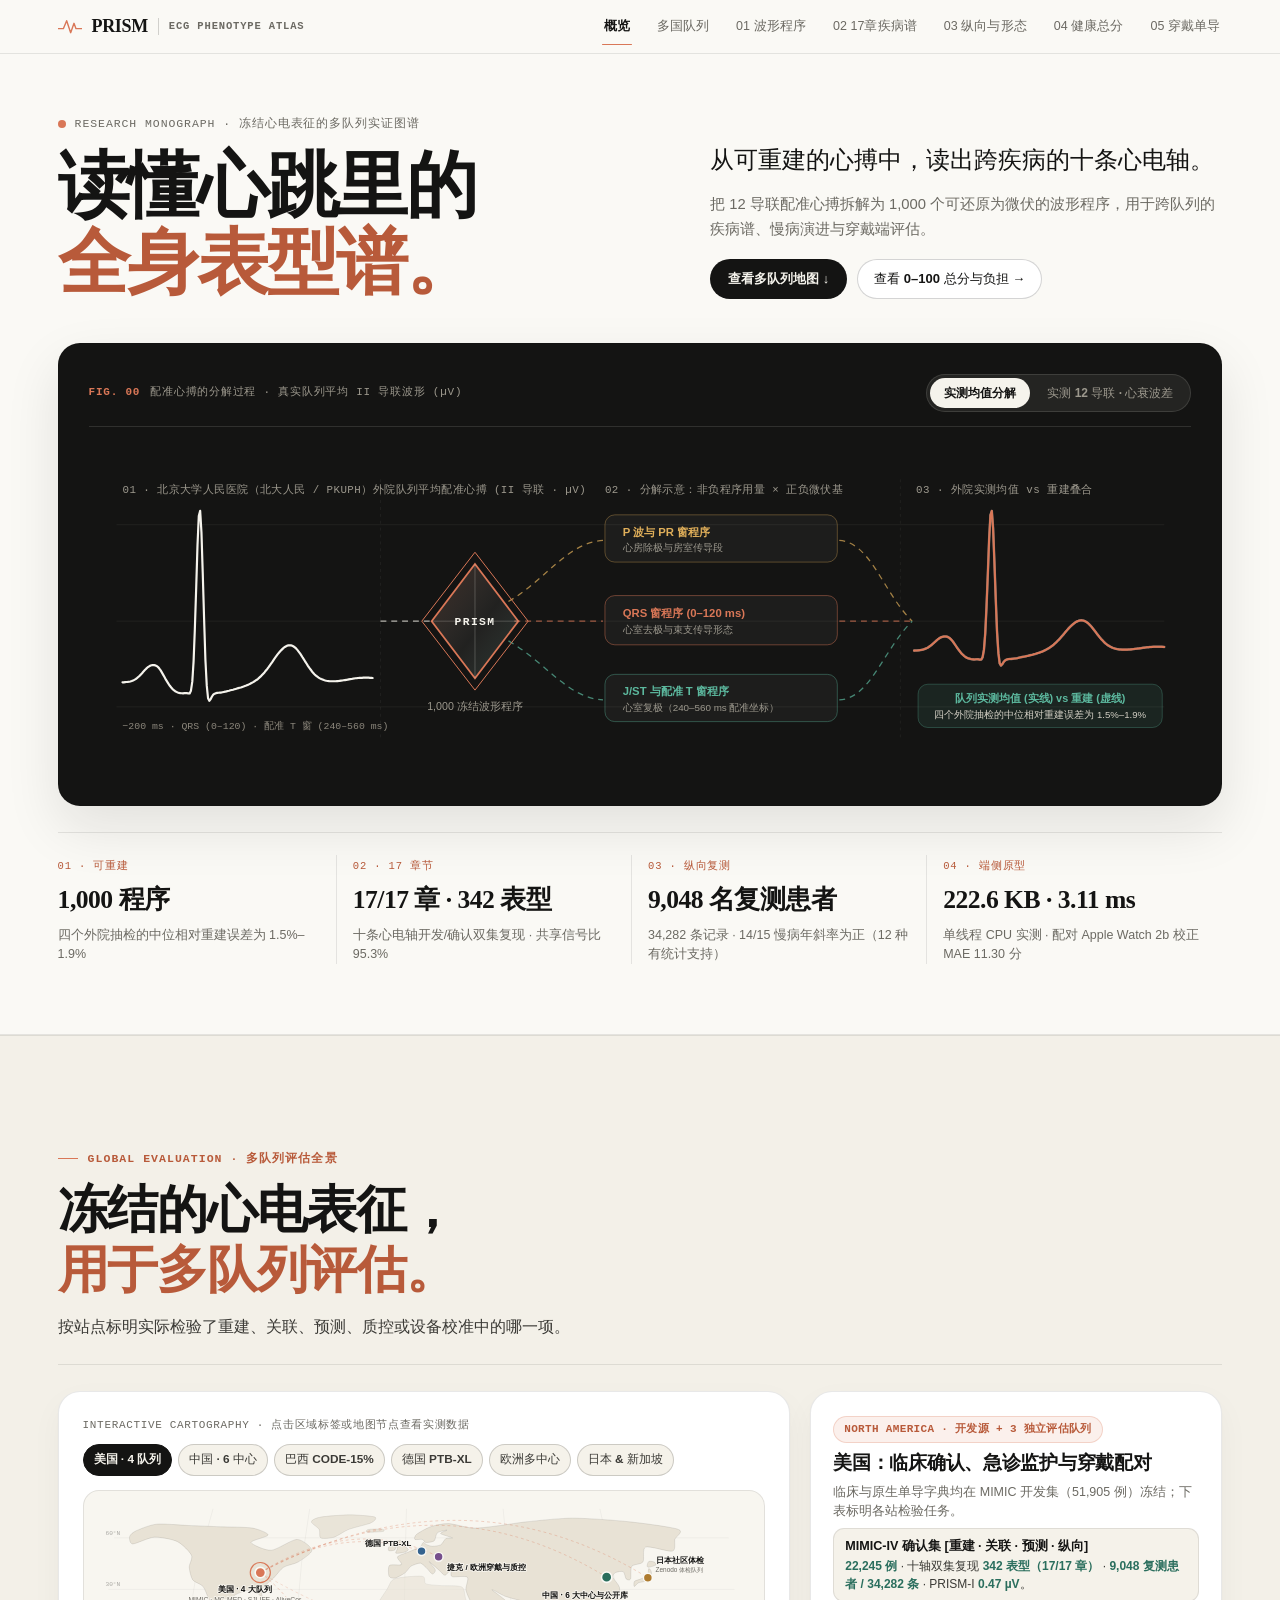
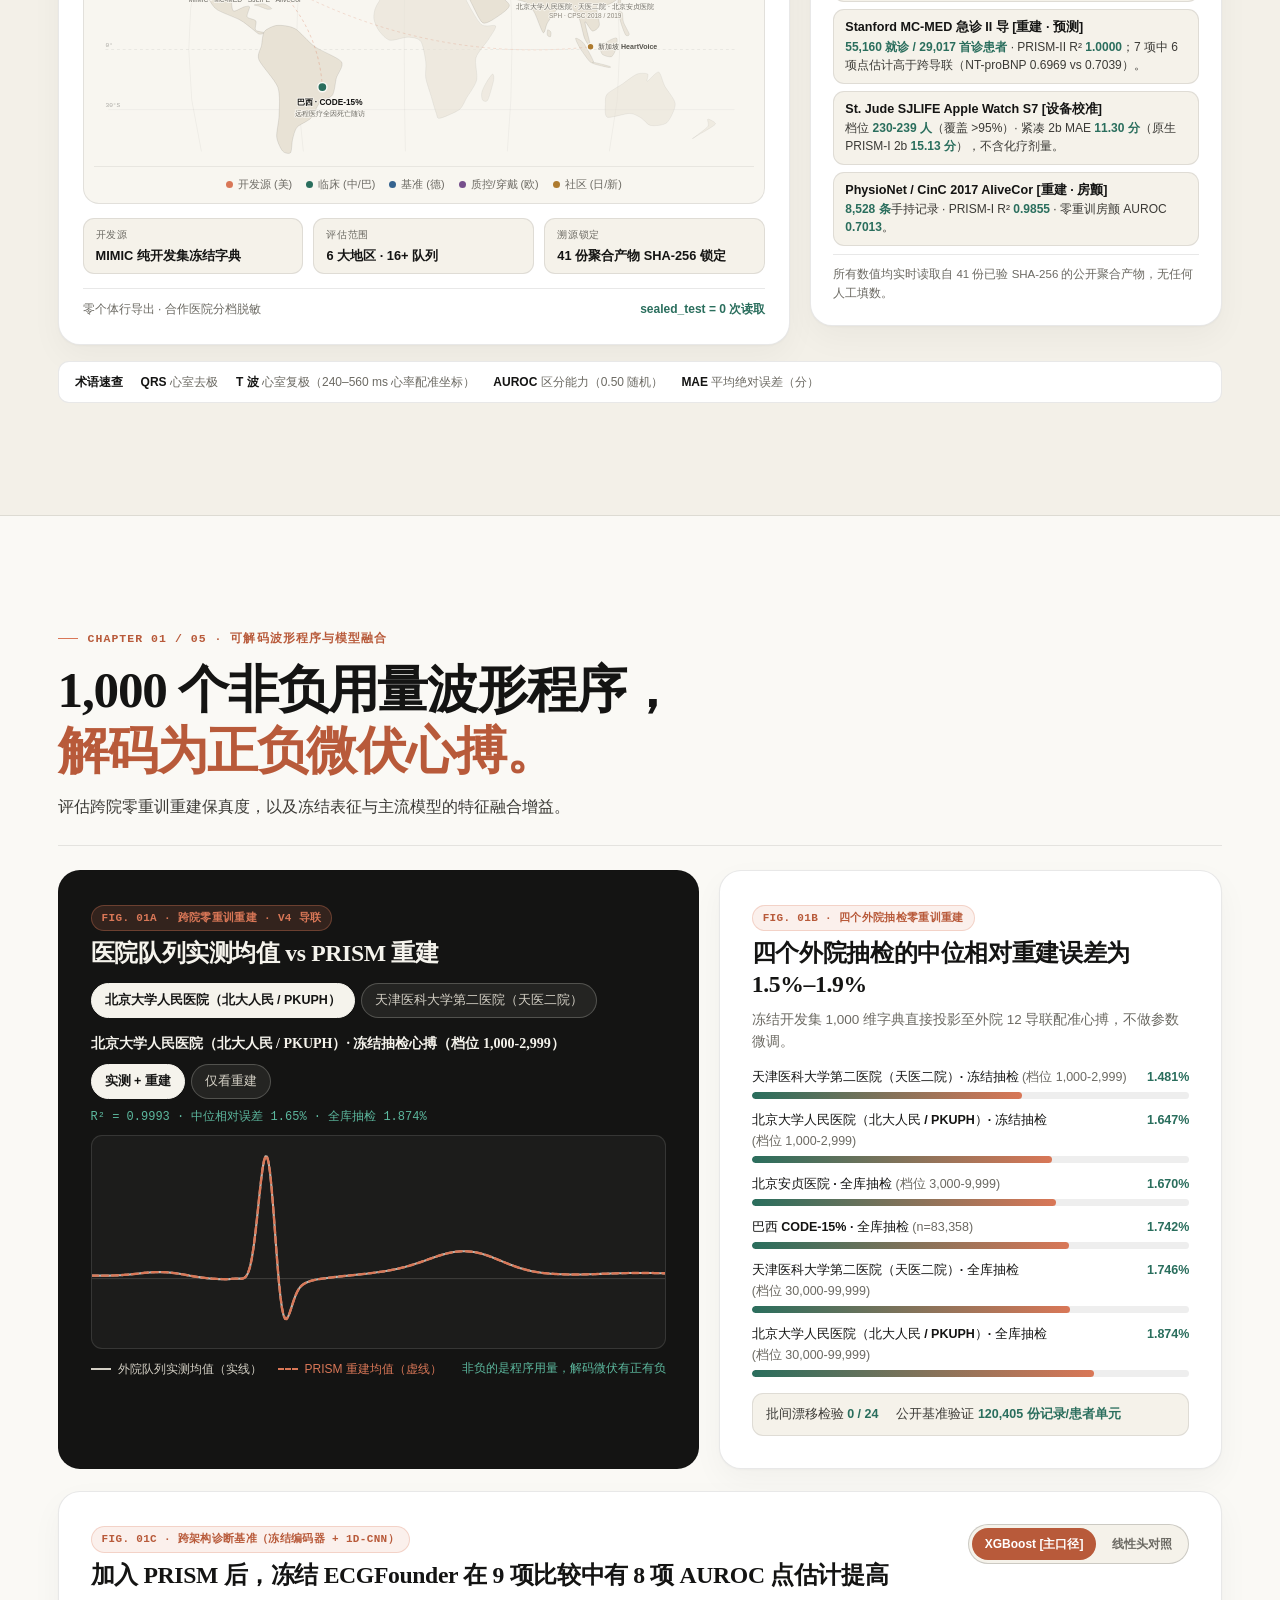
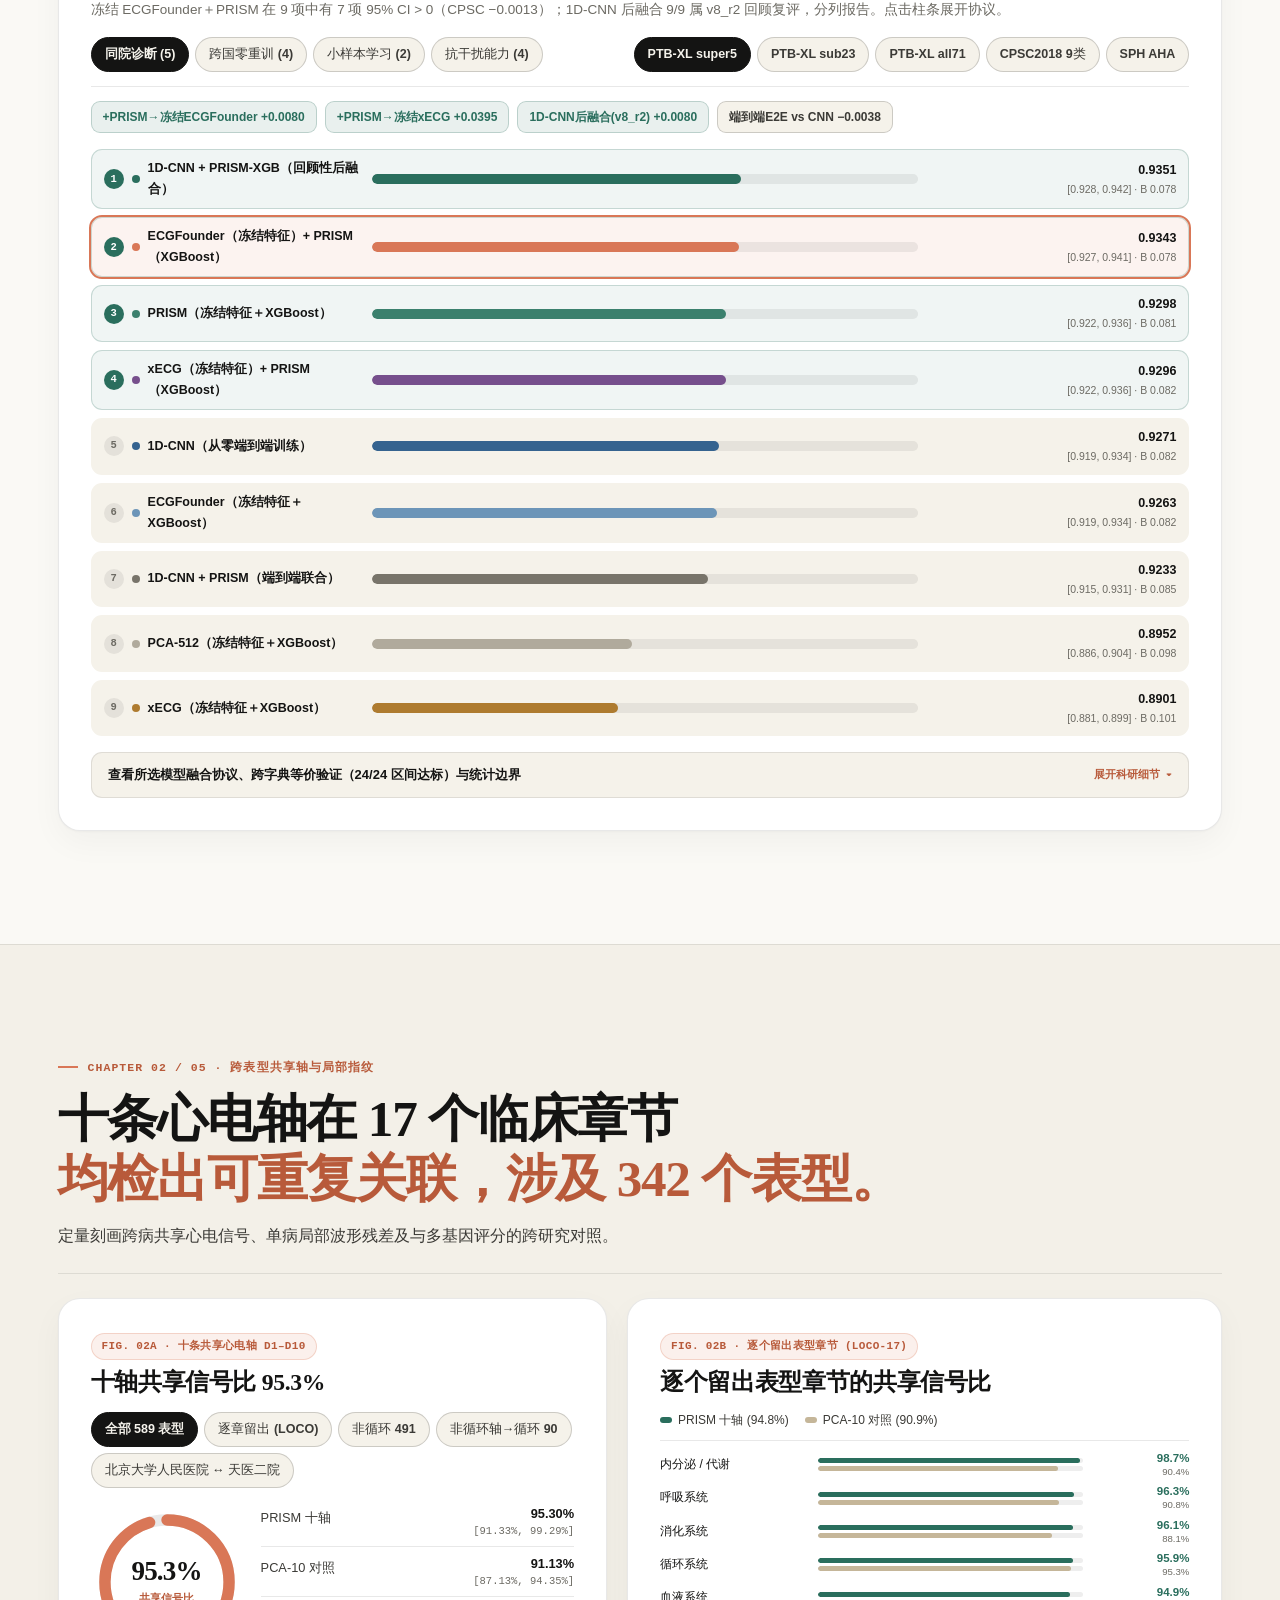
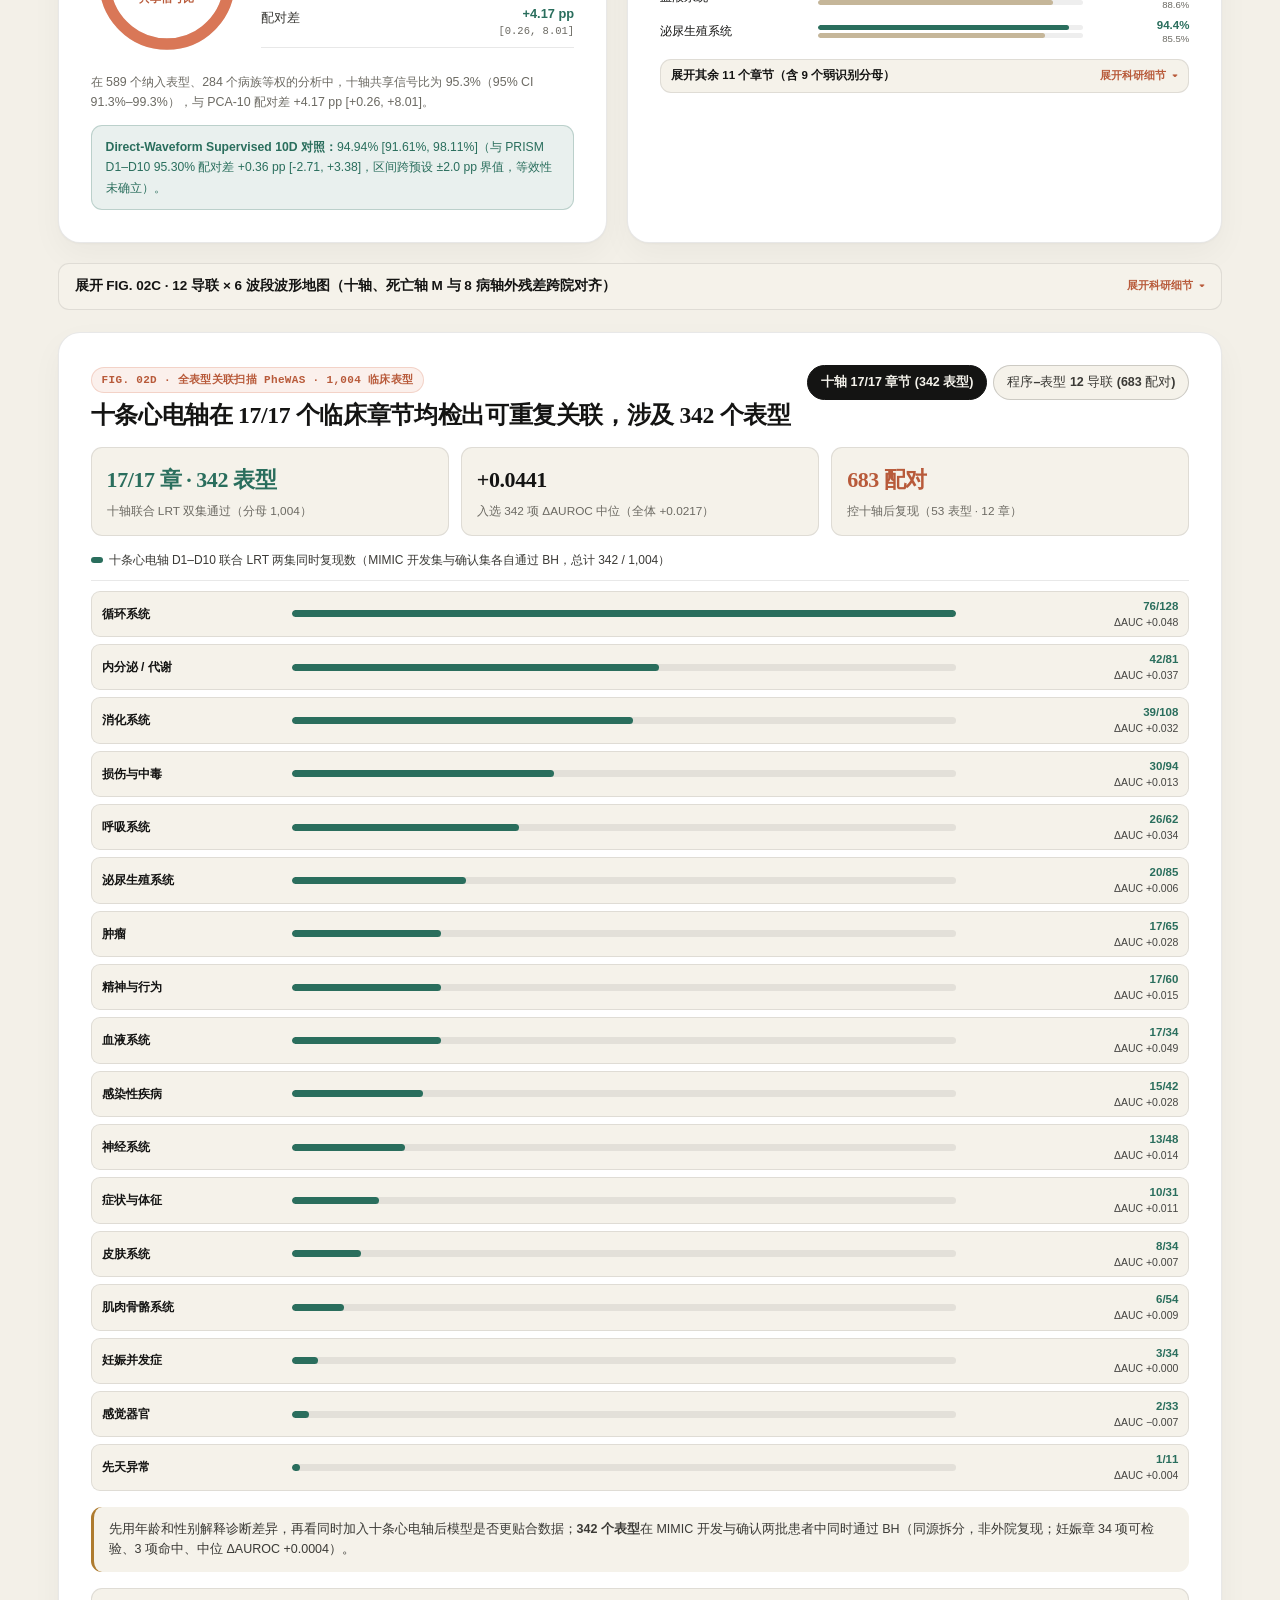
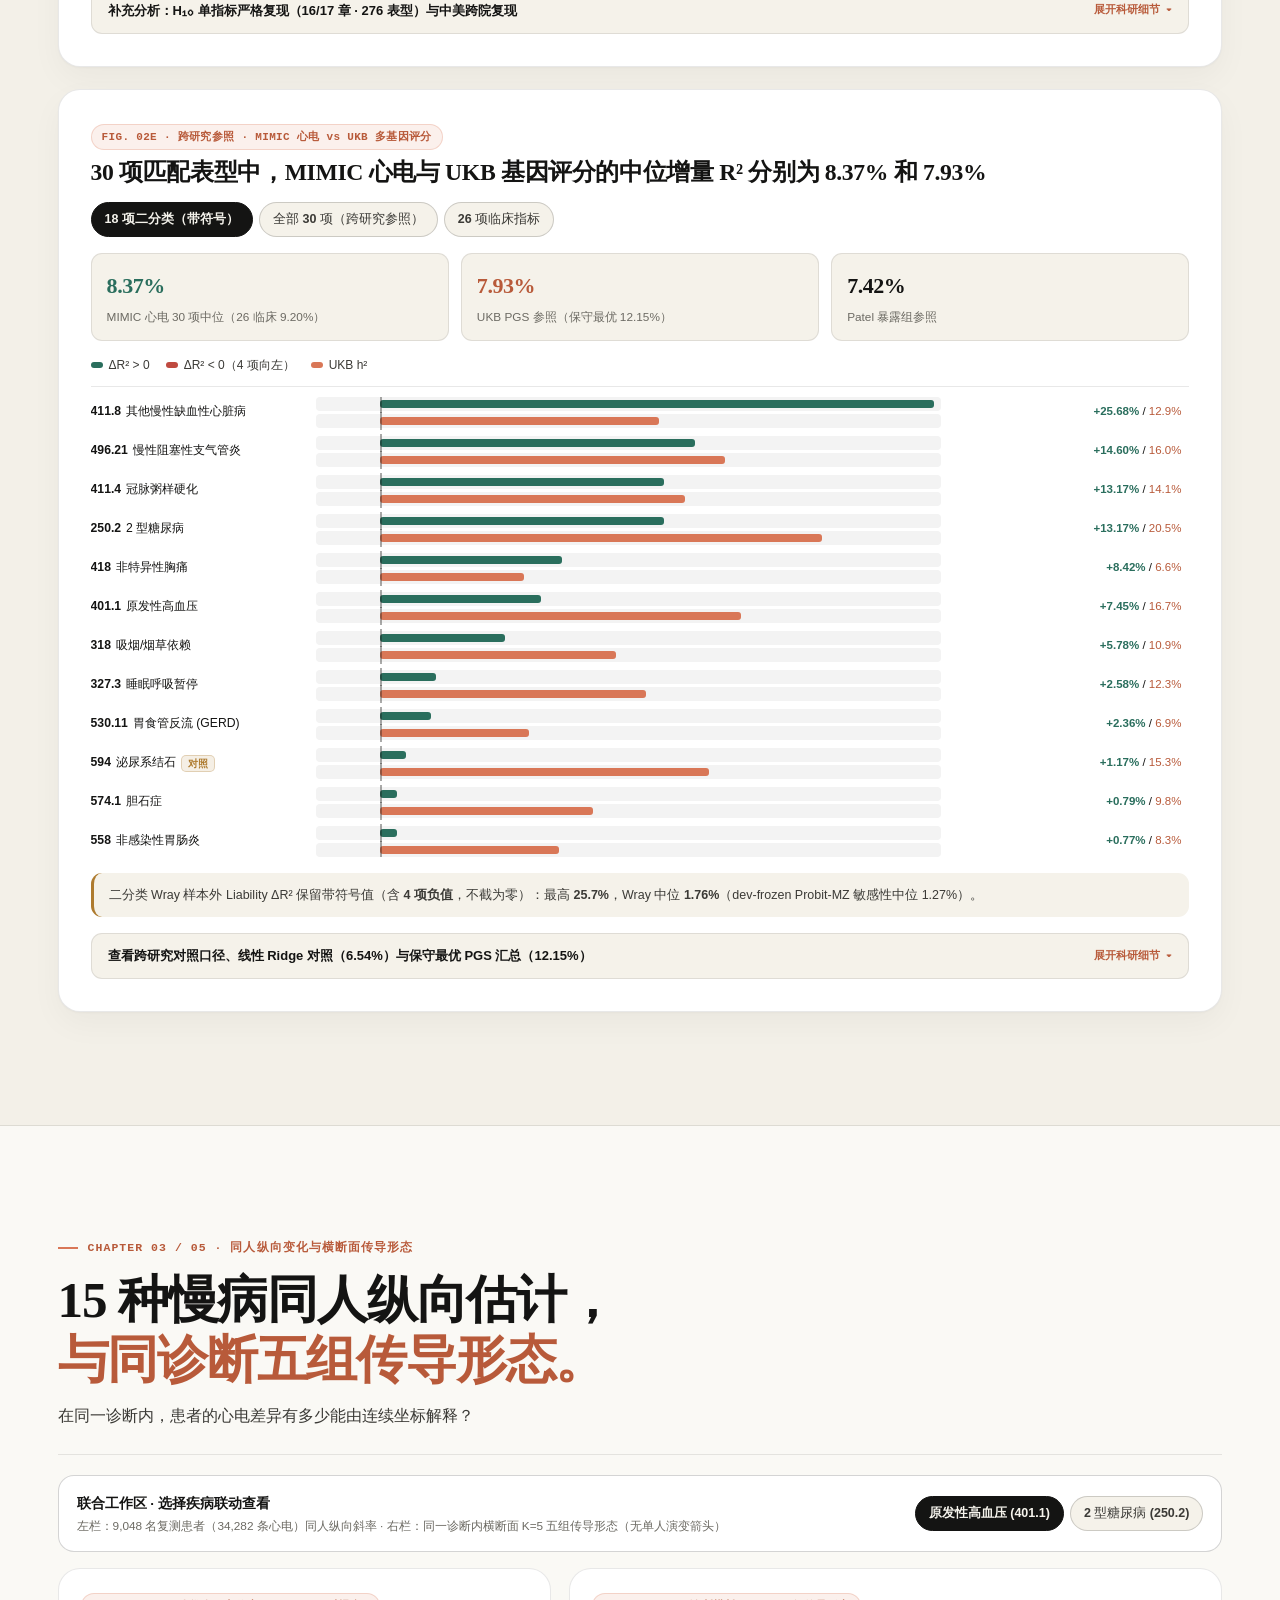
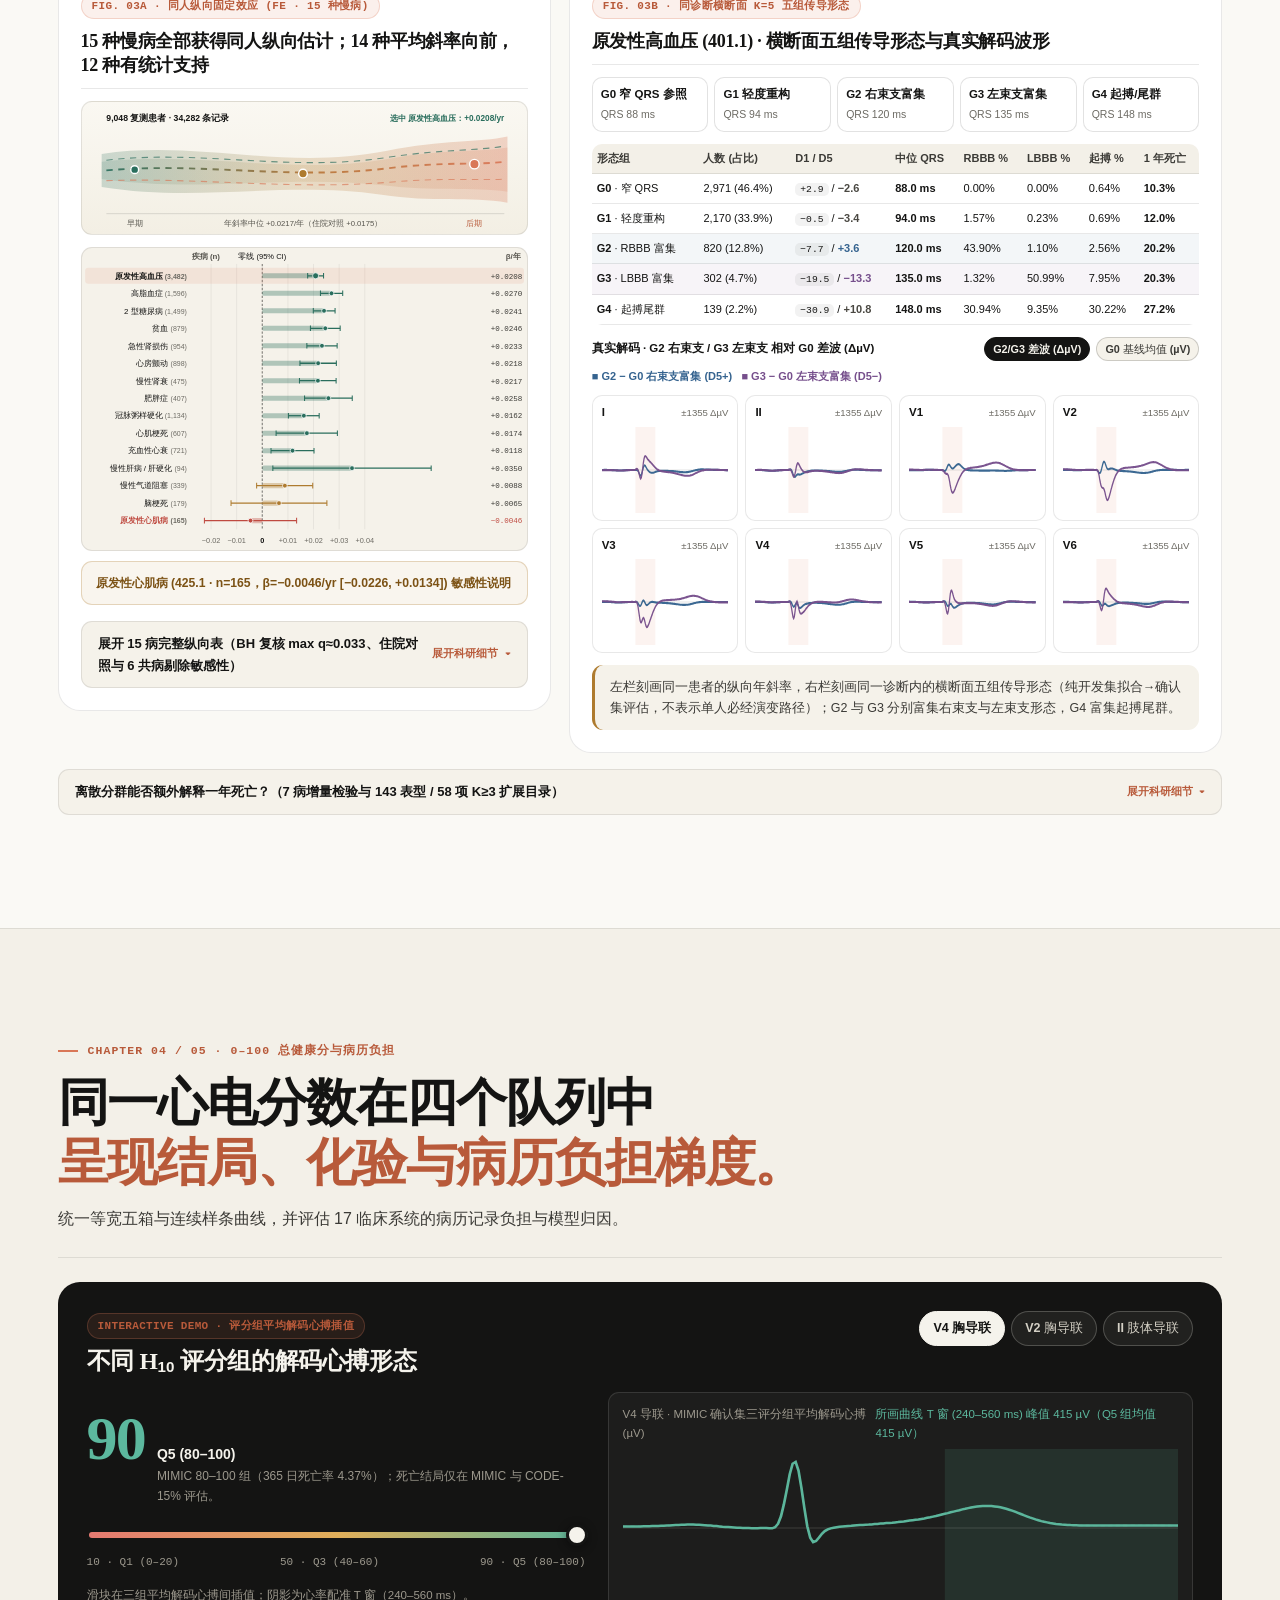
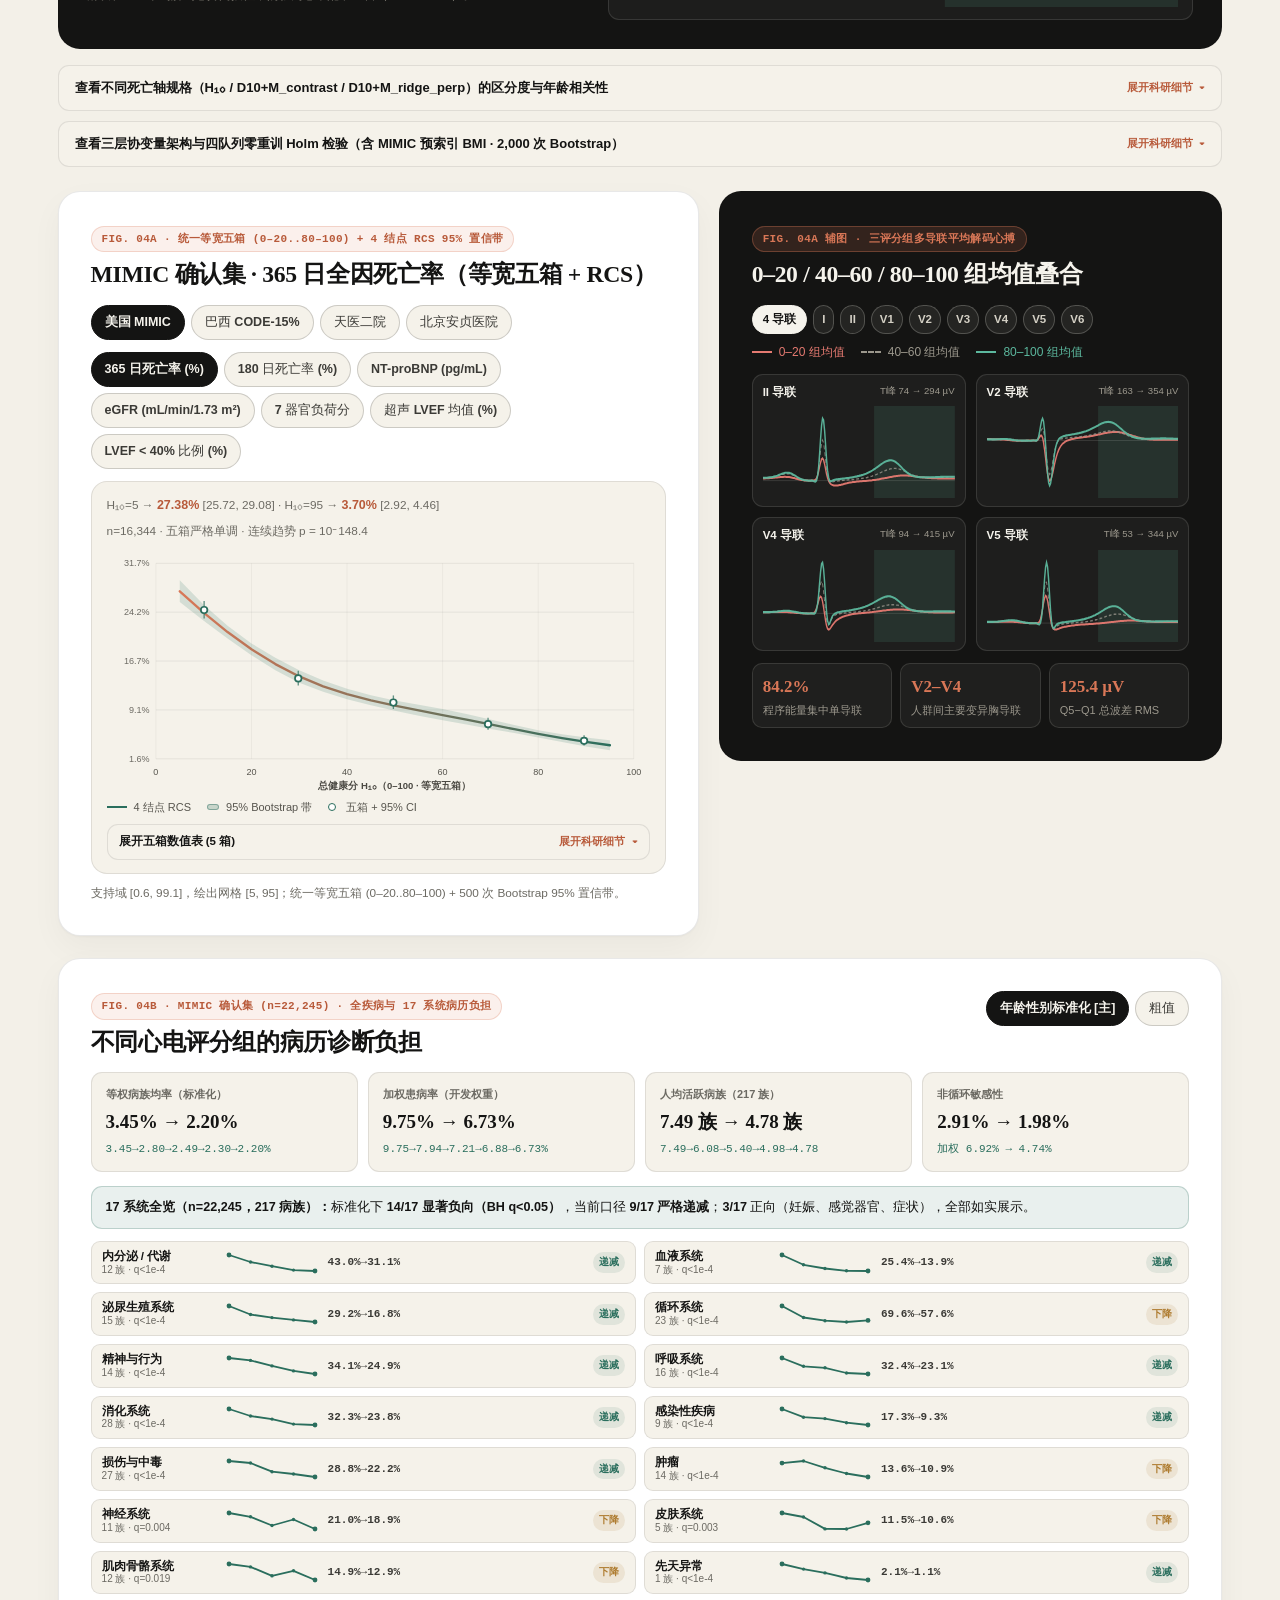
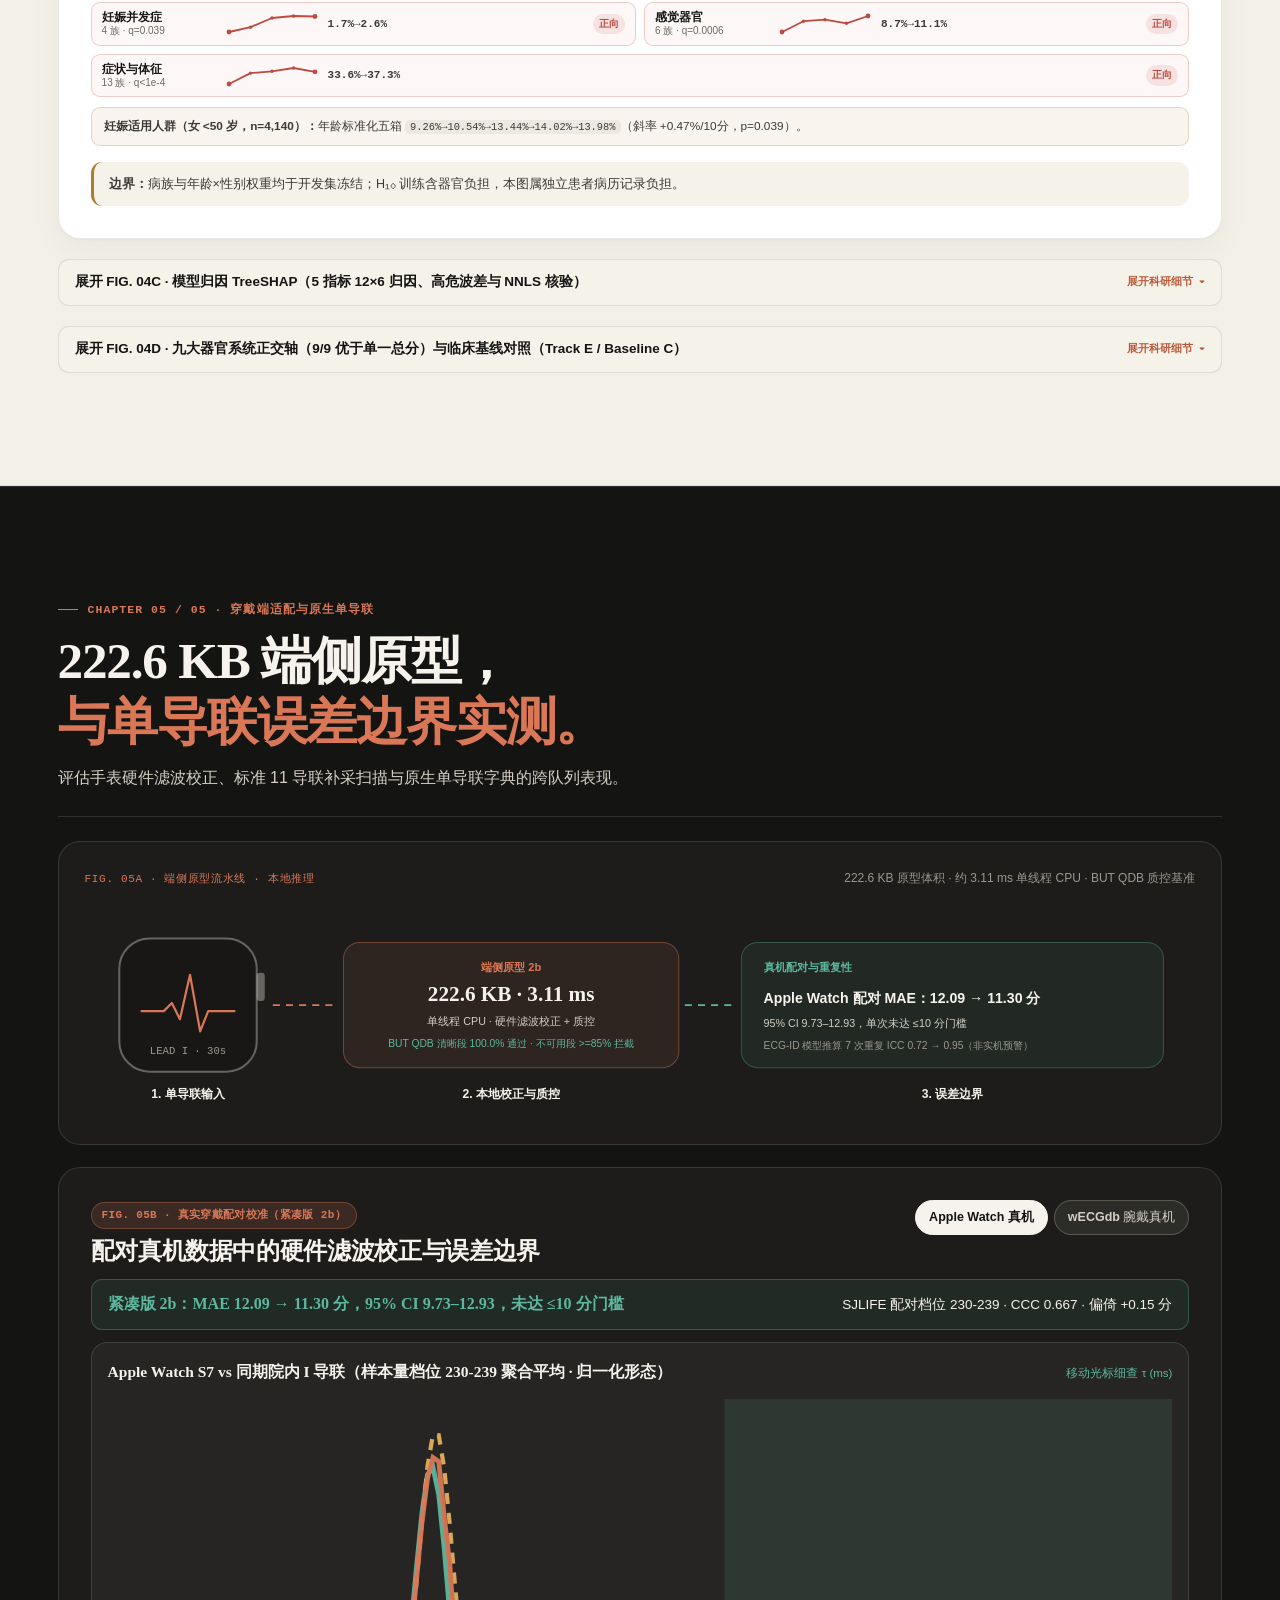
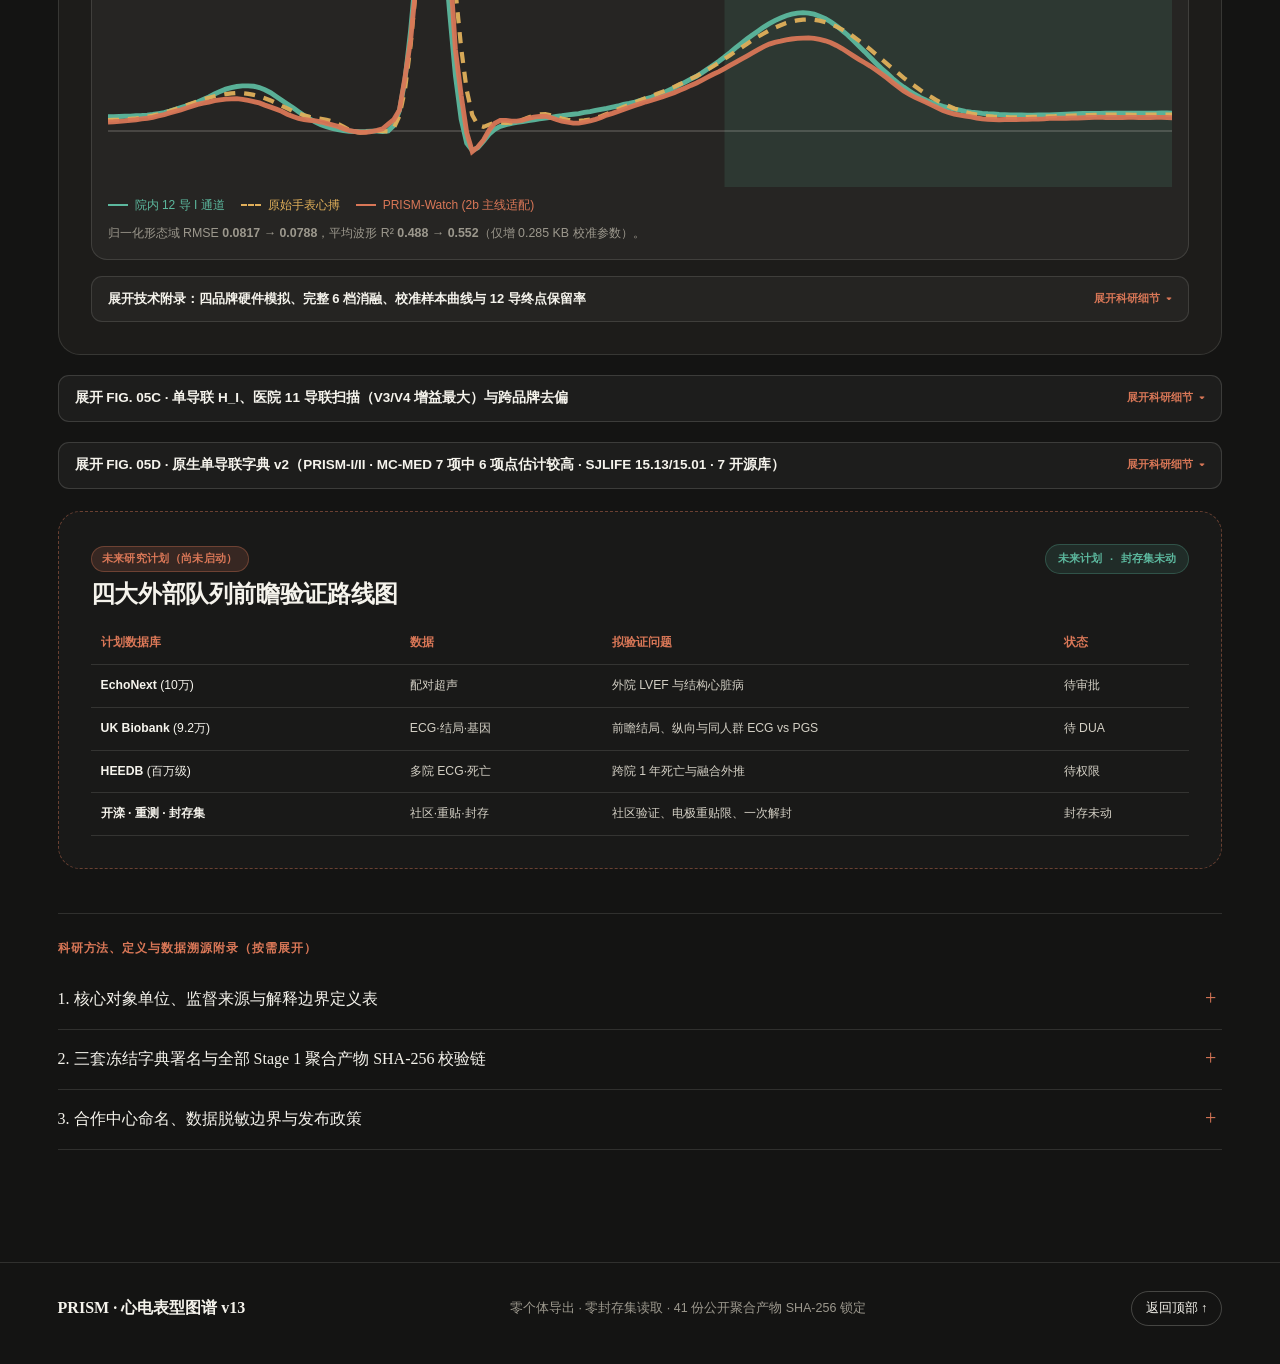
<file: index.html>
<!doctype html>
<html lang="zh-CN">
  <head>
    <meta charset="utf-8">
    <meta name="viewport" content="width=device-width, initial-scale=1">
    <meta name="theme-color" content="#faf9f5">
    <meta name="prism-release" content="2026-11-26-prism-atlas-v13-editorial">
    <meta name="description" content="PRISM 心电表型图谱 v13：把 12 导联配准心搏拆解为 1,000 个可还原为微伏的波形程序，用于跨队列的疾病谱、慢病演进与穿戴端评估。">
    <title>PRISM — 心电表型图谱 v13</title>
    <link rel="stylesheet" href="site.css?v=20261127-v13r2">
    <link rel="icon" href="data:image/svg+xml,%3Csvg xmlns='http://www.w3.org/2000/svg' viewBox='0 0 48 48'%3E%3Crect width='48' height='48' rx='12' fill='%23141413'/%3E%3Cpath d='M6 27h9l4-14 6 24 5-18 3 8h9' fill='none' stroke='%23d97757' stroke-width='2.8' stroke-linecap='round' stroke-linejoin='round'/%3E%3C/svg%3E">
    <script src="story.js?v=20261127-v13r2" defer></script>
  </head>
  <body id="top">
    <a class="skip" href="#main">跳到正文</a>

    <header class="masthead">
      <div class="wrap-wide nav-wrap">
        <a class="brand" href="#opening" aria-label="PRISM 首页">
          <svg viewBox="0 0 36 24" aria-hidden="true"><path d="M0 16h8l5-12 6 18 5-14 3 8h9" stroke-linecap="round" stroke-linejoin="round"/></svg>
          <span>PRISM</span>
          <span class="brand-sub">ECG Phenotype Atlas</span>
        </a>
        <nav class="nav-links" aria-label="主导航">
          <a href="#opening">概览</a>
          <a href="#ch0-global">多国队列</a>
          <a href="#ch1-foundation">01 波形程序</a>
          <a href="#ch2-spectrum">02 17章疾病谱</a>
          <a href="#ch3-subtypes">03 纵向与形态</a>
          <a href="#ch4-clinical">04 健康总分</a>
          <a href="#ch5-edge">05 穿戴单导</a>
        </nav>
        <details class="chapter-menu">
          <summary>目录 <span aria-hidden="true">≡</span></summary>
          <nav aria-label="全篇目录">
            <a href="#opening">概览 · PRISM 波形程序</a>
            <a href="#ch0-global">多国队列评估全景</a>
            <a href="#ch1-foundation">01 可还原波形程序与融合基准</a>
            <a href="#ch2-spectrum">02 17 临床章节表型谱与 PGS 参照</a>
            <a href="#ch3-subtypes">03 15 慢病纵向斜率与五组传导形态</a>
            <a href="#ch4-clinical">04 0–100 总分、五箱曲线与病历负担</a>
            <a href="#ch5-edge">05 穿戴端适配与原生单导联</a>
          </nav>
        </details>
      </div>
      <div class="reading-progress" aria-hidden="true"><i id="reading-progress-bar"></i></div>
    </header>

    <main id="main" tabindex="-1">
      <div id="atlas-load-error" class="v13-load-error" role="alert" hidden>
        <span id="atlas-load-error-msg">数据未加载：未能读取聚合结果文件 <code>stage1_atlas_v13_data.json</code>，以下图表与指标不可用。</span>
        <button type="button" id="atlas-load-retry">数据未加载 · 点击重试</button>
      </div>
      <!-- Authentic Frozen Hospital V4 Waveforms (preserved verbatim) -->
      <svg class="data-defs" width="0" height="0" aria-hidden="true" style="position:absolute;width:0;height:0;overflow:hidden">
        <defs>
          <polyline vector-effect="non-scaling-stroke" fill="none" stroke-linejoin="round" stroke-linecap="round" id="renmin-v4-observed" points="0,34.52661747 2,34.41856892 4,34.32232043 6,34.24654148 8,34.14719591 10,34.05305256 12,34.03773536 14,34.05019197 16,34.12431943 18,34.28806665 20,34.46615799 22,34.73361133 24,35.05839672 26,35.43216438 28,35.88715743 30,36.4274502 32,37.02784379 34,37.72872699 36,38.56795635 38,39.50658863 40,40.61234554 42,41.85810637 44,43.18662762 46,44.62450919 48,46.12929729 50,47.69956342 52,49.35038372 54,51.04822731 56,52.88457987 58,54.80965926 60,56.79613226 62,58.85317725 64,60.88496778 66,62.86715036 68,64.7544499 70,66.52861592 72,68.14974274 74,69.62892026 76,70.968345 78,72.1432157 80,73.15242319 82,73.95881608 84,74.56036608 86,74.93837621 88,75.10882929 90,75.05522352 92,74.81371729 94,74.38069554 96,73.72430195 98,72.9279648 100,71.99218048 102,70.79100726 104,69.29805008 106,67.55132775 108,65.57853337 110,63.33957306 112,60.85027464 114,58.23827417 116,55.50344095 118,52.63940751 120,49.66496467 122,46.62743458 124,43.53166533 126,40.38304903 128,37.21231893 130,34.03130447 132,30.89176681 134,27.85605115 136,24.92783359 138,22.09096934 140,19.41429584 142,16.81729629 144,14.26343745 146,11.77927069 148,9.357295013 150,7.048962855 152,4.881278647 154,2.895662417 156,1.148786724 158,-0.3792351827 160,-1.704306326 162,-2.894099194 164,-3.934777555 166,-4.904637163 168,-5.752370259 170,-6.536970758 172,-7.230559333 174,-7.761100334 176,-7.984605463 178,-7.792556278 180,-7.136035497 182,-6.011415877 184,-4.447812838 186,-2.743001513 188,-1.121935819 190,0.08964836367 192,0.6330071366 194,0.4350000684 196,-0.06021071941 198,0.02449097823 200,2.275964446 202,9.03944979 204,23.60253398 206,49.87364333 208,91.79290589 210,153.436361 212,237.7150192 214,346.1109892 216,477.78634 218,629.0921562 220,793.1369107 222,960.3121195 224,1118.595548 226,1254.77417 228,1355.657292 230,1409.703902 232,1408.573944 234,1348.246876 236,1230.302579 238,1061.407523 240,853.5618419 242,621.9729201 244,383.5463852 246,155.061222 248,-48.76697251 250,-216.6063339 252,-341.9570141 254,-422.7525321 256,-461.9510583 258,-465.5597532 260,-441.5509718 262,-398.9021283 264,-346.4681705 266,-291.3437188 268,-238.9019704 270,-192.4614038 272,-153.7132749 274,-122.8352758 276,-98.89525424 278,-80.6881003 280,-66.69872592 282,-55.68508527 284,-46.68591976 286,-39.06364148 288,-32.46833372 290,-26.68614232 292,-21.62925609 294,-17.2694727 296,-13.46567661 298,-10.13464802 300,-7.143770557 302,-4.413806985 304,-1.880663242 306,0.4873259989 308,2.760282627 310,4.951690244 312,7.113426448 314,9.270291378 316,11.50193432 318,13.80841535 320,16.19712609 322,18.2979833 324,20.38014377 326,22.41223883 328,24.3484097 330,26.19859297 332,27.96812761 334,29.66858553 336,31.33529815 338,33.01296171 340,34.72840359 342,36.49578681 344,38.30920472 346,40.1360161 348,41.97038933 350,43.79033959 352,45.57388565 354,47.35401739 356,49.15734074 358,51.00459825 360,52.89970876 362,54.88369206 364,56.92442005 366,59.00760493 368,61.15088641 370,63.35436501 372,65.60924358 374,67.89596616 376,70.23095937 378,72.60347725 380,75.01430937 382,77.49915968 384,80.07557743 386,82.75282756 388,85.54990633 390,88.46248438 392,91.45010596 394,94.53478136 396,97.71967302 398,101.0102613 400,104.4308695 402,107.9778634 404,111.6536837 406,115.4392118 408,119.3887469 410,123.5057206 412,127.805576 414,132.2840254 416,136.9260212 418,141.7100527 420,146.6496793 422,151.7472018 424,157.026874 426,162.4429957 428,168.0091671 430,173.699862 432,179.4899499 434,185.3932014 436,191.3877036 438,197.4538602 440,203.5781262 442,209.7514198 444,215.9388621 446,222.1367786 448,228.313436 450,234.4711964 452,240.5499431 454,246.5474901 456,252.4639262 458,258.2624591 460,263.9018019 462,269.3664327 464,274.6050137 466,279.6129192 468,284.4053718 470,288.9020801 472,293.0667992 474,296.8957122 476,300.4055144 478,303.5785863 480,306.4163228 482,308.8972741 484,310.9818282 486,312.6733074 488,313.969123 490,314.8378617 492,315.2911899 494,315.3412383 496,314.9994683 498,314.2421075 500,313.0764919 502,311.4669031 504,309.4317871 506,306.967956 508,304.0834597 510,300.7564319 512,297.0233927 514,292.9179891 516,288.4456358 518,283.6151951 520,278.4175744 522,272.8855528 524,267.0511319 526,260.9426463 528,254.6001439 530,248.0408935 532,241.2999567 534,234.4114071 536,227.3944252 538,220.2714878 540,213.0879345 542,205.8625613 544,198.598619 546,191.3880539 548,184.2684556 550,177.2455528 552,170.3375802 554,163.5545805 556,156.9659636 558,150.5073324 560,144.1808712 562,138.0313238 564,132.0886408 566,126.3777518 568,120.8824933 570,115.5781969 572,110.488729 574,105.6470687 576,101.0877123 578,96.75442065 580,92.65172595 582,88.78707361 584,85.13856071 586,81.70989935 588,78.49311552 590,75.48412864 592,72.70090515 594,70.14696417 596,67.75865852 598,65.5284009 600,63.46815371 602,61.579183 604,59.8669356 606,58.31770184 608,56.92453795 610,55.66059261 612,54.51291117 614,53.46230976 616,52.51781972 618,51.66403219 620,50.88340529 622,50.1726296 624,49.53830013 626,49.02228046 628,48.59526044 630,48.26711786 632,48.00588031 634,47.79374434 636,47.66275257 638,47.5651704 640,47.51788361 642,47.54353439 644,47.64314037 646,47.80656699 648,48.02539585 650,48.27969748 652,48.59892674 654,48.97775099 656,49.39004449 658,49.80435069 660,50.2331645 662,50.70950263 664,51.22961586 666,51.7737988 668,52.33231235 670,52.92904327 672,53.57672463 674,54.20694213 676,54.85301658 678,55.50482049 680,56.12744335 682,56.71537607 684,57.2990576 686,57.88042665 688,58.4875887 690,59.09378042 692,59.68702004 694,60.24452336 696,60.77202524 698,61.28932577 700,61.789087 702,62.2397562 704,62.67315876 706,63.10231899 708,63.52849427 710,63.92526273 712,64.29694792 714,64.62126306 716,64.90920048 718,65.14064678 720,65.33512249 722,65.46177586 724,65.51539294 726,65.51998648 728,65.48944452 730,65.44811136 732,65.39988857 734,65.30577324 736,65.17520999 738,65.0000064 740,64.78903486 742,64.53360175 744,64.25650702 746,63.89766492 748,63.47815813 750,62.99563097 752,62.48952797 754,61.968878 756,61.48220439 758,60.97747009 760,60.46972831"/>
          <polyline vector-effect="non-scaling-stroke" fill="none" stroke-linejoin="round" stroke-linecap="round" id="renmin-v4-native" points="0,34.76912349 2,34.38478203 4,34.04721696 6,33.93652724 8,33.97789296 10,33.99497179 12,34.06678252 14,34.18026619 16,34.32112747 18,34.49338005 20,34.72345302 22,35.03864486 24,35.39644088 26,35.83259965 28,36.34579688 30,36.96018128 32,37.63645652 34,38.43244863 36,39.36681939 38,40.37334233 40,41.45830576 42,42.58621447 44,43.80088664 46,45.29458383 48,46.85104075 50,48.43881162 52,50.03945816 54,51.74411937 56,53.44348618 58,55.23158923 60,57.08886867 62,59.10447425 64,61.27005298 66,63.27160084 68,65.20306135 70,66.98304574 72,68.50915005 74,69.78492832 76,70.90222683 78,71.78518928 80,72.62179814 82,73.56605474 84,74.39180202 86,74.97396296 88,75.27726484 90,75.3280838 92,75.11256976 94,74.68043763 96,73.92649762 98,72.98225571 100,71.8510876 102,70.60518865 104,69.19921488 106,67.53124132 108,65.50195291 110,63.16138477 112,60.48887586 114,57.60633395 116,54.62271487 118,51.59655785 120,48.59996882 122,45.59001754 124,42.5374891 126,39.5123088 128,36.63955981 130,33.66058935 132,30.64477416 134,27.63469106 136,24.73250125 138,21.89992749 140,19.18199775 142,16.57531244 144,14.05405312 146,11.87823314 148,9.80662295 150,7.944692894 152,6.112548456 154,4.35463733 156,2.735866074 158,1.406822224 160,0.1800298345 162,-0.9362121669 164,-1.955757731 166,-2.925542338 168,-3.808289792 170,-4.629930993 172,-5.420289736 174,-6.188977348 176,-6.559153824 178,-6.483683546 180,-5.965038461 182,-4.836531174 184,-3.35370905 186,-1.688128298 188,-0.3576043684 190,0.227388822 192,0.01419218364 194,-0.4872220034 196,-1.56354628 198,-1.462866914 200,1.893106698 202,9.170002598 204,23.71077653 206,50.65497126 208,90.46009407 210,149.2252966 212,237.7729008 214,348.2402535 216,477.7385922 218,627.7040038 220,792.3228853 222,960.4208168 224,1118.217981 226,1254.468745 228,1355.944397 230,1410.764869 232,1408.103757 234,1346.77031 236,1229.368995 238,1062.458544 240,852.8138957 242,623.0393048 244,383.2357313 246,154.5130984 248,-48.96742562 250,-216.9751356 252,-342.2603509 254,-422.6206419 256,-462.241509 258,-466.0452931 260,-441.4472707 262,-398.4295676 264,-346.0329182 266,-291.9267778 268,-239.2638448 270,-192.8347744 272,-154.3282259 274,-121.841279 276,-97.78954258 278,-80.49183396 280,-66.82082447 282,-55.81728849 284,-46.8064736 286,-38.95707537 288,-32.26880066 290,-26.62348092 292,-21.4966318 294,-17.30802704 296,-13.68310016 298,-10.43073977 300,-7.507965229 302,-4.713592356 304,-2.032177172 306,0.3601253517 308,2.632031239 310,4.995724463 312,7.221937919 314,9.362036879 316,11.60021746 318,13.93597268 320,16.24376785 322,18.27673277 324,20.2282647 326,22.25331224 328,24.20918866 330,26.01305524 332,27.81654061 334,29.56221112 336,31.28729493 338,33.05390721 340,34.7718061 342,36.44634802 344,38.15556337 346,40.05775283 348,42.03778706 350,43.91802863 352,45.66319312 354,47.36687343 356,49.25612054 358,51.20401655 360,53.13055422 362,55.02035938 364,56.92040847 366,59.00884019 368,61.14399548 370,63.31721284 372,65.58189572 374,67.84299037 376,70.18208768 378,72.62071254 380,75.07457268 382,77.58090661 384,80.09815172 386,82.66846568 388,85.423174 390,88.29850248 392,91.28325169 394,94.40576827 396,97.64476295 398,101.0031363 400,104.4983144 402,108.1037555 404,111.8081224 406,115.6497312 408,119.6594947 410,123.8104151 412,128.0789954 414,132.5059411 416,137.1051913 418,141.8569038 420,146.7618084 422,151.8064348 424,157.0111904 426,162.3678083 428,167.8713149 430,173.5571886 432,179.384252 434,185.3386946 436,191.3112817 438,197.3810688 440,203.5089496 442,209.6681476 444,215.8462451 446,222.0375023 448,228.2146598 450,234.3991691 452,240.524041 454,246.5853325 456,252.5438589 458,258.3273849 460,263.9820308 462,269.4199656 464,274.6845786 466,279.763503 468,284.58418 470,288.9980679 472,293.1674897 474,297.0072744 476,300.5196151 478,303.6528563 480,306.4083873 482,308.783739 484,310.7677926 486,312.3813859 488,313.6105762 490,314.4320446 492,314.8889454 494,314.9377673 496,314.6070814 498,313.8766381 500,312.8061368 502,311.3618892 504,309.479337 506,307.157458 508,304.4120758 510,301.2139802 512,297.5899428 514,293.5431868 516,289.0090163 518,284.1593157 520,278.9720241 522,273.3738547 524,267.4273007 526,261.1806424 528,254.7622193 530,248.1104441 532,241.2746631 534,234.3343265 536,227.3463509 538,220.2457107 540,213.0656681 542,205.7595256 544,198.5251671 546,191.3471547 548,184.2548885 550,177.2520814 552,170.3815526 554,163.6493497 556,157.0652375 558,150.5960171 560,144.2710944 562,138.1603999 564,132.295622 566,126.6463746 568,121.1636969 570,115.915003 572,110.8882297 574,105.9574442 576,101.213898 578,96.66710813 580,92.39501256 582,88.41090061 584,84.72505211 586,81.29990697 588,78.17338833 590,75.27859658 592,72.56324028 594,70.02523384 596,67.68259282 598,65.53361286 600,63.55377648 602,61.62709522 604,59.84600513 606,58.22670819 608,56.81162108 610,55.59401488 612,54.54853722 614,53.58595001 616,52.71109367 618,51.91745937 620,51.1902421 622,50.51867243 624,49.87298816 626,49.23739201 628,48.76620025 630,48.42396358 632,48.05578972 634,47.76165377 636,47.57627916 638,47.53394745 640,47.57980891 642,47.68235907 644,47.89737619 646,48.13155809 648,48.35269218 650,48.54685061 652,48.70698431 654,48.92436201 656,49.29612326 658,49.68198516 660,50.08739325 662,50.54453689 664,51.07156379 666,51.67329412 668,52.30341453 670,52.93123177 672,53.59867792 674,54.33584173 676,55.07744487 678,55.73515079 680,56.34479899 682,56.96787785 684,57.58605557 686,58.20143865 688,58.86182354 690,59.41177844 692,59.96847954 694,60.43809548 696,60.88373995 698,61.29532768 700,61.6869132 702,62.38863442 704,62.76516265 706,63.11721036 708,63.49721096 710,63.89147395 712,64.28092224 714,64.60776613 716,64.85482007 718,65.03902746 720,65.05616089 722,65.15604755 724,65.24742776 726,65.2846953 728,65.36902529 730,65.41624057 732,65.41020268 734,65.33427601 736,65.26321704 738,65.13109535 740,64.9271164 742,64.63319328 744,64.28576464 746,63.8880265 748,63.45555287 750,63.05342357 752,62.60550092 754,62.2413773 756,61.92291217 758,61.60383406 760,61.17343234"/>
          <polyline vector-effect="non-scaling-stroke" fill="none" stroke-linejoin="round" stroke-linecap="round" id="tianyi-v4-observed" points="0,44.9711687 2,44.7438789 4,44.488385 6,44.20638394 8,44.0246176 10,43.95207224 12,43.88826487 14,43.87928156 16,43.99105003 18,44.15245142 20,44.32750936 22,44.61795104 24,44.98903472 26,45.44360809 28,45.96731452 30,46.60053172 32,47.34707374 34,48.2274343 36,49.2321349 38,50.32024694 40,51.50015881 42,52.75724654 44,54.00854865 46,55.32774409 48,56.72126777 50,58.1587919 52,59.71386849 54,61.32752381 56,62.90178778 58,64.49850092 60,66.12502404 62,67.66007175 64,69.13656332 66,70.54834968 68,71.84650642 70,73.01033377 72,74.02034531 74,74.97637805 76,75.74357883 78,76.32213917 80,76.73286525 82,76.90813043 84,76.85639943 86,76.57917744 88,76.06313666 90,75.28950733 92,74.30236648 94,73.04437873 96,71.67781749 98,70.21913057 100,68.63027868 102,66.78377559 104,64.85631736 106,62.82154275 108,60.60539354 110,58.32705817 112,55.96812768 114,53.60140581 116,51.17484464 118,48.70136406 120,46.17858265 122,43.61724228 124,41.03618759 126,38.37722193 128,35.63543764 130,32.95732406 132,30.21346449 134,27.48290451 136,24.80380588 138,22.25372571 140,19.78374964 142,17.3974865 144,15.0835227 146,12.84104257 148,10.73565614 150,8.834316282 152,7.060299744 154,5.396764017 156,3.905188958 158,2.661856302 160,1.628560593 162,0.7323899287 164,-0.02332919043 166,-0.7664543499 168,-1.468987015 170,-2.080681985 172,-2.572577468 174,-2.916028584 176,-2.958145854 178,-2.740579349 180,-2.084721847 182,-1.15616765 184,-0.1048779583 186,0.8027912294 188,1.419947782 190,1.513821961 192,0.9028312819 194,-0.3167129908 196,-1.597987181 198,-1.921900855 200,0.5447878825 202,8.328365853 204,24.83373015 206,53.75389552 208,98.96781444 210,163.9882337 212,251.4348303 214,362.012761 216,493.9904297 218,643.4984943 220,802.9924671 222,962.948467 224,1111.595509 226,1236.251017 228,1325.242358 230,1368.115661 232,1358.074036 234,1292.14189 236,1172.754693 238,1006.875097 240,805.1912237 242,581.4128782 244,351.1303619 246,128.9677938 248,-71.74105095 250,-241.1365907 252,-372.652743 254,-464.2064322 256,-517.4583957 258,-536.6904497 260,-528.1456467 262,-498.7445123 264,-455.7755098 266,-405.9240564 268,-354.4540622 270,-304.8443169 272,-259.7464815 274,-220.2778774 276,-186.6229679 278,-158.4674203 280,-135.1977905 282,-115.8287008 284,-99.68958144 286,-86.09006791 288,-74.38874374 290,-64.27097558 292,-55.45138831 294,-47.59336419 296,-40.67011457 298,-34.4175036 300,-28.72951023 302,-23.53036333 304,-18.8562554 306,-14.56296228 308,-10.62666479 310,-6.863120169 312,-3.246597744 314,0.1918206288 316,3.538224936 318,6.827062056 320,10.1406768 322,12.98444537 324,15.7656715 326,18.49482986 328,21.18961625 330,23.82621255 332,26.35880305 334,28.82205113 336,31.16374406 338,33.42641854 340,35.66221096 342,37.87851489 344,40.08708649 346,42.29033398 348,44.48976559 350,46.64468762 352,48.73152804 354,50.79227944 356,52.87314636 358,54.96620225 360,57.07326283 362,59.23056835 364,61.39985839 366,63.59797082 368,65.81873276 370,68.07786231 372,70.33925855 374,72.61691724 376,74.88970133 378,77.22522437 380,79.60080525 382,82.06322338 384,84.55984476 386,87.10322821 388,89.69828698 390,92.32013172 392,94.99544318 394,97.7060119 396,100.4936267 398,103.3697558 400,106.3531259 402,109.4201623 404,112.5607526 406,115.802278 408,119.1445096 410,122.5534191 412,126.0943545 414,129.754258 416,133.5180665 418,137.3524591 420,141.2662037 422,145.3139371 424,149.4722937 426,153.7914314 428,158.2436568 430,162.841087 432,167.5678458 434,172.4188271 436,177.3691824 438,182.4048217 440,187.5453426 442,192.7370098 444,197.9866535 446,203.2663238 448,208.5665652 450,213.8815585 452,219.1828854 454,224.4725741 456,229.7813168 458,235.0929787 460,240.3755581 462,245.5503599 464,250.6025885 466,255.5419375 468,260.3684575 470,265.0773527 472,269.6321364 474,274.011327 476,278.2083733 478,282.2201906 480,285.9520496 482,289.3773019 484,292.5404555 486,295.4377432 488,298.0671936 490,300.4224968 492,302.4655173 494,304.2249724 496,305.722451 498,306.8876674 500,307.6711785 502,308.1098338 504,308.1711519 506,307.8604689 508,307.1919852 510,306.1520435 512,304.7339387 514,302.9146472 516,300.7258863 518,298.1419356 520,295.2337828 522,291.9740577 524,288.3615768 526,284.4695982 528,280.2611726 530,275.7796907 532,271.0297516 534,266.0252661 536,260.8066914 538,255.4413211 540,249.8887809 542,244.1694926 544,238.3594532 546,232.4669752 548,226.5022241 550,220.5262095 552,214.5652304 554,208.6192381 556,202.6723916 558,196.7006439 560,190.7813995 562,184.9521563 564,179.2272018 566,173.6336476 568,168.1548181 570,162.8301273 572,157.6370771 574,152.6232655 576,147.7845541 578,143.1084175 580,138.6385276 582,134.3013617 584,130.1289377 586,126.1027128 588,122.2143631 590,118.4665404 592,114.8789768 594,111.4710543 596,108.2171425 598,105.1219523 600,102.165374 602,99.32641615 604,96.6384484 606,94.0867744 608,91.64225413 610,89.3385253 612,87.11411977 614,84.97118714 616,82.91559723 618,80.98132388 620,79.18028561 622,77.46387229 624,75.90779905 626,74.44784598 628,73.1192596 630,71.91271147 632,70.83960717 634,69.86818855 636,68.92337116 638,68.00245938 640,67.20205611 642,66.44711985 644,65.69998582 646,65.04776961 648,64.4753966 650,63.85264175 652,63.30349397 654,62.77098295 656,62.47588485 658,62.21652676 660,61.99250334 662,61.78456808 664,61.63433991 666,61.50801195 668,61.49392611 670,61.53180608 672,61.6330668 674,61.81769222 676,62.04270756 678,62.30905149 680,62.59430867 682,62.8718601 684,63.16797814 686,63.49812038 688,63.83260787 690,64.20088163 692,64.5599284 694,64.97609028 696,65.40971609 698,65.88973575 700,66.37373052 702,66.84308063 704,67.19616134 706,67.65651299 708,67.95148469 710,68.42598263 712,68.86117943 714,69.38390024 716,69.77082085 718,70.06627468 720,70.35549381 722,70.66278731 724,70.94832015 726,71.17013469 728,71.33883078 730,71.43721292 732,71.50957692 734,71.52919393 736,71.53051519 738,71.48284458 740,71.34568959 742,71.27911016 744,71.14162509 746,71.03621059 748,70.86424715 750,70.17814903 752,69.89188514 754,69.52516975 756,69.10955067 758,68.65153664 760,68.15817088"/>
          <polyline vector-effect="non-scaling-stroke" fill="none" stroke-linejoin="round" stroke-linecap="round" id="tianyi-v4-native" points="0,44.50867082 2,44.16649833 4,43.87573898 6,43.73223877 8,43.69041343 10,43.69181606 12,43.76771156 14,43.8755014 16,44.04516202 18,44.25158875 20,44.51807332 22,44.89529802 24,45.33341794 26,45.85488394 28,46.45663478 30,47.17070404 32,47.96033154 34,48.86399421 36,49.93109457 38,51.07132939 40,52.25180763 42,53.44572871 44,54.68983921 46,56.16736824 48,57.63810488 50,59.10021203 52,60.5289006 54,61.95879285 56,63.33406394 58,64.70439773 60,66.09775518 62,67.58648206 64,69.19187754 66,70.63563167 68,72.00939482 70,73.23195485 72,74.2222375 74,74.96251837 76,75.52685953 78,75.84359752 80,76.09562892 82,76.3802591 84,76.46838335 86,76.29626049 88,75.84431236 90,75.1619165 92,74.26450101 94,73.17598075 96,71.80179153 98,70.24413764 100,68.54243156 102,66.76137765 104,64.90281816 106,62.87604054 108,60.61696047 110,58.19442723 112,55.60669136 114,52.93810144 116,50.26156046 118,47.61849116 120,45.03475378 122,42.50183341 124,39.97832972 126,37.48135818 128,35.1094269 130,32.62435334 132,30.08526674 134,27.52179265 136,24.95883982 138,22.43849847 140,20.04789376 142,17.77310463 144,15.61125246 146,13.77486201 148,12.03640283 150,10.46382294 152,8.891564375 154,7.377251858 156,5.957866062 158,4.70974575 160,3.521873198 162,2.397831136 164,1.3318518 166,0.2975326199 168,-0.6677337412 170,-1.584073061 172,-2.453623001 174,-3.311618691 176,-3.739632928 178,-3.740047676 180,-3.359364379 182,-2.471115876 184,-1.295606175 186,0.0513396278 188,1.027210761 190,1.202751173 192,0.5362767207 194,-0.3671860037 196,-1.723911995 198,-1.826823779 200,1.56508626 202,9.178051563 204,25.20173363 206,54.78759121 208,97.43448317 210,159.7023933 212,251.5444552 214,363.8220719 216,494.2551969 218,642.8053821 220,802.6194118 222,962.3525923 224,1110.661737 226,1235.927851 228,1325.499007 230,1369.665357 232,1357.841795 234,1289.992144 236,1171.700363 238,1008.077087 240,804.591825 242,582.7865243 244,350.7234203 246,128.7246404 248,-72.34543469 250,-241.6200339 252,-372.8705518 254,-464.2239628 256,-517.8674139 258,-537.1666125 260,-528.4833022 262,-498.5482558 264,-455.2923779 266,-406.5138982 268,-354.6186648 270,-304.6059053 272,-260.0274438 274,-219.4590111 276,-185.7152237 278,-158.385758 280,-135.1671483 282,-115.7419508 284,-99.75721008 286,-86.10668481 288,-74.39136445 290,-64.32542161 292,-55.24730892 294,-47.54167002 296,-40.72784224 298,-34.61136566 300,-29.05690512 302,-23.87303414 304,-19.0197773 306,-14.80204817 308,-10.90985166 310,-7.0534862 312,-3.412282778 314,0.04918513464 316,3.430485179 318,6.871056415 320,10.22922241 322,13.1614341 324,15.94530864 326,18.64994348 328,21.25053387 330,23.68586006 332,26.17056788 334,28.59733969 336,30.9761199 338,33.32711097 340,35.61407121 342,37.77244612 344,39.88709345 346,42.14334237 348,44.44641652 350,46.67704203 352,48.80403686 354,50.86472614 356,53.04677401 358,55.22881527 360,57.33993858 362,59.40200387 364,61.4684758 366,63.66867735 368,65.90153334 370,68.16024987 372,70.45527279 374,72.69211652 376,74.94484241 378,77.26877845 380,79.59996136 382,81.96228755 384,84.32102389 386,86.71653025 388,89.23347862 390,91.8525537 392,94.55661285 394,97.3797003 396,100.2647686 398,103.2200689 400,106.2839925 402,109.4026742 404,112.5669723 406,115.826667 408,119.2091023 410,122.6666489 412,126.1926048 414,129.819919 416,133.5835915 418,137.4638974 420,141.4514408 422,145.5502957 424,149.7723139 426,154.1002678 428,158.5314774 430,163.103959 432,167.8057627 434,172.6156211 436,177.4833982 438,182.4451793 440,187.4781764 442,192.5774114 444,197.7422185 446,202.9772984 448,208.2604786 450,213.6138674 452,218.9771076 454,224.3630267 456,229.7474078 458,235.0770398 460,240.4042274 462,245.6357882 464,250.7951338 466,255.8623882 468,260.7766136 470,265.4195535 472,269.9366738 474,274.2707815 476,278.4173689 478,282.2993729 480,285.9343016 482,289.3173936 484,292.4221757 486,295.2622452 488,297.8432491 490,300.165826 492,302.2249712 494,303.9543333 496,305.3941582 498,306.5178269 500,307.4173565 502,308.0412291 504,308.2946979 506,308.171056 508,307.6629104 510,306.7285031 512,305.383144 514,303.607438 516,301.3094055 518,298.7272539 520,295.8017501 522,292.4248988 524,288.6602439 526,284.5932705 528,280.3076756 530,275.6885844 532,270.8127738 534,265.7576282 536,260.5738342 538,255.2122751 540,249.7076193 542,243.9729429 544,238.1551055 546,232.295294 548,226.3926774 550,220.4641028 552,214.5364257 554,208.6179189 556,202.7447091 558,196.8695288 560,191.0056351 562,185.2630238 564,179.6821279 566,174.2340356 568,168.8450487 570,163.5795751 572,158.4274863 574,153.2845671 576,148.2058293 578,143.20837 580,138.4366154 582,133.8872501 584,129.5780534 586,125.4886907 588,121.6492373 590,118.0064794 592,114.4780263 594,111.091491 596,107.8850365 598,104.8369007 600,101.9392008 602,99.10482769 604,96.36860393 606,93.74957343 608,91.3455692 610,89.17515769 612,87.17574612 614,85.2713391 616,83.46191692 618,81.71525314 620,80.01767418 622,78.36676068 624,76.7052118 626,75.02302745 628,73.55688921 630,72.25251418 632,70.93608078 634,69.68851561 636,68.56079255 638,67.59772189 640,66.76182974 642,66.00755797 644,65.39561504 646,64.82099821 648,64.27028926 650,63.74085435 652,63.20985024 654,62.74149969 656,62.43657239 658,62.12495964 660,61.83098748 662,61.617511 664,61.52035238 666,61.53835709 668,61.59719757 670,61.65318008 672,61.77795551 674,62.06196166 676,62.39952843 678,62.70486843 680,63.0369114 682,63.37539808 684,63.72424983 686,64.09165377 688,64.4803397 690,64.78651849 692,65.12641637 694,65.43528585 696,65.73143864 698,65.99459763 700,66.28646449 702,66.91717012 704,67.22665535 706,67.54546704 708,67.95120798 710,68.38960503 712,68.83511223 714,69.21724663 716,69.54327652 718,69.79313566 720,69.9695987 722,70.14593911 724,70.34246898 726,70.52386967 728,70.79293754 730,71.06163561 732,71.33727371 734,71.57565717 736,71.73832853 738,71.80953646 740,71.78663798 742,71.62948831 744,71.40786548 746,71.13890933 748,70.82838537 750,70.52249495 752,70.1333526 754,69.86363426 756,69.50617297 758,69.1630408 760,68.71576999"/>
        </defs>
      </svg>

      <!-- ==================== PROLOGUE · HERO OPENING ==================== -->
      <section class="opening" id="opening" data-chapter="概览" aria-labelledby="atlas-title">
        <div class="wrap-wide">
          <div class="hero-header">
            <div>
              <p class="hero-kicker"><span class="hero-kicker-mark" aria-hidden="true"></span>RESEARCH MONOGRAPH · 冻结心电表征的多队列实证图谱</p>
              <h1 id="atlas-title">读懂心跳里的<br><span>全身表型谱。</span></h1>
            </div>
            <div class="hero-lead-col">
              <p class="cover-line">从可重建的心搏中，读出跨疾病的十条心电轴。</p>
              <p class="cover-sub">把 12 导联配准心搏拆解为 1,000 个可还原为微伏的波形程序，用于跨队列的疾病谱、慢病演进与穿戴端评估。</p>
              <div class="hero-cta-row">
                <a class="btn-primary" href="#ch0-global">查看多队列地图 ↓</a>
                <a class="btn-secondary" href="#ch4-clinical">查看 0–100 总分与负担 →</a>
              </div>
            </div>
          </div>

          <!-- Hero Cinema Theater: Real Cohort-Mean Lead II Decomposition + Authentic 12-Lead Switcher -->
          <div class="hero-theater">
            <div class="hero-theater-top">
              <div class="theater-label"><b>FIG. 00</b> <span id="hero-theater-sub">配准心搏的分解过程 · 真实队列平均 II 导联波形 (µV)</span></div>
              <div class="hero-mode-seg" id="hero-mode-seg" role="group" aria-label="切换开篇演示模式">
                <button type="button" data-hmode="prism" aria-pressed="true">实测均值分解</button>
                <button type="button" data-hmode="leads12" aria-pressed="false">实测 12 导联 · 心衰波差</button>
              </div>
            </div>

            <!-- Mode A: Real Cohort-Mean Lead II Waveform + Decomposition Schematic -->
            <div class="prism-film-wrap" id="hero-prism-stage">
              <svg class="prism-film-svg" id="hero-prism-svg" viewBox="0 0 1120 310" role="img" aria-label="配准心搏的分解过程：左侧为外院队列平均实测 II 导联心搏，经 1,000 个非负用量波形程序分解并重建为右侧虚线">
                <defs>
                  <linearGradient id="prismGlass" x1="0" y1="0" x2="1" y2="1">
                    <stop offset="0%" stop-color="#d97757" stop-opacity="0.22"/>
                    <stop offset="55%" stop-color="#f5f3ec" stop-opacity="0.06"/>
                    <stop offset="100%" stop-color="#5cb89e" stop-opacity="0.20"/>
                  </linearGradient>
                </defs>

                <!-- Subtle Editorial Grid -->
                <g stroke="rgba(245,243,236,0.06)" stroke-width="1">
                  <line x1="28" y1="70" x2="1092" y2="70"/>
                  <line x1="28" y1="168" x2="1092" y2="168"/>
                  <line x1="28" y1="255" x2="1092" y2="255"/>
                  <line x1="296" y1="24" x2="296" y2="288" stroke-dasharray="3 4"/>
                  <line x1="824" y1="24" x2="824" y2="288" stroke-dasharray="3 4"/>
                </g>

                <!-- Left: Real Cohort-Average Lead II Observed Beat (hydrated from aggregate_waveforms.csv) -->
                <text id="hero-real-left-label" x="34" y="38" fill="#9c988d" font-size="11" font-family="ui-monospace, monospace" letter-spacing="0.04em">01 · 外院队列平均实测心搏 (II 导联 · µV)</text>
                <path id="hero-real-obs-bg" d="M 34 168 L 288 168" fill="none" stroke="rgba(245,243,236,0.16)" stroke-width="1.4"/>
                <path id="hero-real-obs-path" class="prism-draw-path" d="M 34 168 L 288 168" fill="none" stroke="#f5f3ec" stroke-width="2.2" stroke-linecap="round" stroke-linejoin="round"/>
                <text x="34" y="278" fill="#8c877c" font-size="10" font-family="ui-monospace, monospace">−200 ms · QRS (0–120) · 配准 T 窗 (240–560 ms)</text>

                <!-- Refraction Connectors -->
                <g fill="none" stroke-width="1.3" opacity="0.70">
                  <path class="prism-ray-flow" d="M 296 168 L 348 168" stroke="#f5f3ec"/>
                  <path class="prism-ray-flow" d="M 426 148 C 464 126 486 88 522 86" stroke="#e0af5a"/>
                  <path class="prism-ray-flow" d="M 432 168 L 522 168" stroke="#d97757"/>
                  <path class="prism-ray-flow" d="M 426 188 C 464 210 486 246 522 248" stroke="#5cb89e"/>
                  <path class="prism-ray-flow" d="M 762 86 C 794 88 806 138 836 168" stroke="#e0af5a"/>
                  <path class="prism-ray-flow" d="M 762 168 L 836 168" stroke="#d97757"/>
                  <path class="prism-ray-flow" d="M 762 248 C 794 246 806 198 836 168" stroke="#5cb89e"/>
                </g>

                <!-- Center Prism Diamond -->
                <g>
                  <polygon class="prism-pulse-ring" points="392,98 446,168 392,238 338,168" fill="none" stroke="#d97757" stroke-width="1"/>
                  <polygon points="392,110 436,168 392,226 348,168" fill="url(#prismGlass)" stroke="#d97757" stroke-width="1.8"/>
                  <line x1="392" y1="110" x2="392" y2="226" stroke="rgba(245,243,236,0.22)" stroke-width="1"/>
                  <line x1="348" y1="168" x2="436" y2="168" stroke="rgba(245,243,236,0.16)" stroke-width="1"/>
                  <text x="392" y="172" text-anchor="middle" fill="#f5f3ec" font-size="11.5" font-weight="650" font-family="ui-monospace, monospace" letter-spacing="0.12em">PRISM</text>
                  <text x="392" y="258" text-anchor="middle" fill="#9c988d" font-size="10.8">1,000 冻结波形程序</text>
                </g>

                <!-- Middle-Right: Decomposition Schematic -->
                <text x="524" y="38" fill="#9c988d" font-size="11" font-family="ui-monospace, monospace" letter-spacing="0.04em">02 · 分解示意：非负程序用量 × 正负微伏基</text>
                <rect x="524" y="60" width="236" height="48" rx="10" fill="rgba(245,243,236,0.04)" stroke="rgba(224,175,90,0.34)"/>
                <text x="542" y="81" fill="#e0af5a" font-size="11.5" font-weight="650">P 波与 PR 窗程序</text>
                <text x="542" y="97" fill="#9c988d" font-size="10">心房除极与房室传导段</text>

                <rect x="524" y="142" width="236" height="50" rx="10" fill="rgba(245,243,236,0.04)" stroke="rgba(217,119,87,0.44)"/>
                <text x="542" y="164" fill="#d97757" font-size="11.5" font-weight="650">QRS 窗程序 (0–120 ms)</text>
                <text x="542" y="180" fill="#9c988d" font-size="10">心室去极与束支传导形态</text>

                <rect x="524" y="222" width="236" height="48" rx="10" fill="rgba(245,243,236,0.04)" stroke="rgba(92,184,158,0.38)"/>
                <text x="542" y="243" fill="#5cb89e" font-size="11.5" font-weight="650">J/ST 与配准 T 窗程序</text>
                <text x="542" y="259" fill="#9c988d" font-size="10">心室复极（240–560 ms 配准坐标）</text>

                <!-- Far Right: Real Cohort-Average Observed + Reconstructed Overlay -->
                <text x="840" y="38" fill="#9c988d" font-size="11" font-family="ui-monospace, monospace" letter-spacing="0.04em">03 · 外院实测均值 vs 重建叠合</text>
                <path id="hero-real-right-obs" d="M 838 168 L 1092 168" fill="none" stroke="rgba(245,243,236,0.40)" stroke-width="2.5" stroke-linecap="round" stroke-linejoin="round"/>
                <path id="hero-real-rec-path" class="prism-draw-path" d="M 838 168 L 1092 168" fill="none" stroke="#d97757" stroke-width="2.1" stroke-dasharray="6 4" stroke-linecap="round" stroke-linejoin="round"/>
                <rect x="842" y="232" width="248" height="44" rx="10" fill="rgba(92,184,158,0.10)" stroke="rgba(92,184,158,0.30)"/>
                <text x="966" y="250" text-anchor="middle" fill="#5cb89e" font-size="11" font-weight="650">队列实测均值 (实线) vs 重建 (虚线)</text>
                <text id="hero-prism-err-note" x="966" y="266" text-anchor="middle" fill="#d4d0c5" font-size="9.8">四个外院抽检的中位相对重建误差为 1.5%–1.9%</text>
              </svg>
            </div>

            <!-- Mode B: Authentic 12-Lead Real Heartbeat Overlay (preserved authentic paths, warm Anthropic ink colors) -->
            <figure class="atlas-figure" id="hero-12lead-stage" hidden>
              <svg class="atlas-art" viewBox="0 0 1200 490" preserveAspectRatio="none" role="img" aria-label="心衰实测十二导联平均心搏差，支持点击聚焦单导联。">
              <defs>
                <path id="hf-I" vector-effect="non-scaling-stroke" stroke-linejoin="round" stroke-linecap="round" d="M0.000,8.90397 L2.632,8.56837 L5.263,8.38109 L7.895,8.10903 L10.526,7.77898 L13.158,7.68788 L15.789,7.65776 L18.421,7.62053 L21.053,7.34049 L23.684,7.14501 L26.316,6.90470 L28.947,6.59927 L31.579,6.34259 L34.211,6.42334 L36.842,6.48926 L39.474,6.30493 L42.105,6.40777 L44.737,6.57028 L47.368,6.56694 L50.000,6.58062 L52.632,6.76147 L55.263,6.80074 L57.895,6.74617 L60.526,6.49987 L63.158,6.29314 L65.789,6.37938 L68.421,6.76680 L71.053,7.03966 L73.684,7.67607 L76.316,8.85980 L78.947,9.79887 L81.579,10.66474 L84.211,10.75202 L86.842,10.60686 L89.474,10.35338 L92.105,10.52341 L94.737,10.41659 L97.368,10.26385 L100.000,10.14999 L102.632,10.12259 L105.263,10.08264 L107.895,10.31921 L110.526,10.75037 L113.158,11.09816 L115.789,11.32287 L118.421,11.50245 L121.053,11.91020 L123.684,12.33138 L126.316,12.43197 L128.947,12.75620 L131.579,13.01449 L134.211,13.06795 L136.842,13.05447 L139.474,13.09344 L142.105,13.50712 L144.737,13.68875 L147.368,13.88722 L150.000,13.89176 L152.632,13.87947 L155.263,13.53023 L157.895,13.10514 L160.526,12.62606 L163.158,12.08060 L165.789,11.42616 L168.421,10.93128 L171.053,10.49718 L173.684,10.17686 L176.316,9.64744 L178.947,9.05453 L181.579,8.11539 L184.211,7.14094 L186.842,6.32403 L189.474,5.40314 L192.105,4.40192 L194.737,3.30759 L197.368,2.53224 L200.000,1.89769 L202.632,1.47061 L205.263,0.99553 L207.895,0.44196 L210.526,-0.10775 L213.158,-0.45251 L215.789,-0.65765 L218.421,-0.75781 L221.053,-0.76920 L223.684,-0.94529 L226.316,-0.93882 L228.947,-0.92652 L231.579,-0.76062 L234.211,-0.69713 L236.842,-0.54432 L239.474,-0.66137 L242.105,-0.41419 L244.737,0.05356 L247.368,0.50941 L250.000,1.02081 L252.632,1.17331 L255.263,0.57004 L257.895,-0.98547 L260.526,-3.56460 L263.158,-6.52709 L265.789,-10.06873 L268.421,-13.44628 L271.053,-15.56031 L273.684,-15.82391 L276.316,-12.53246 L278.947,-4.74271 L281.579,8.19836 L284.211,26.63425 L286.842,50.59917 L289.474,79.30329 L292.105,111.11804 L294.737,144.50307 L297.368,176.61446 L300.000,205.15421 L302.632,227.89779 L305.263,242.94433 L307.895,248.95369 L310.526,244.94678 L313.158,231.01999 L315.789,207.24359 L318.421,174.81907 L321.053,135.41667 L323.684,91.09957 L326.316,44.19844 L328.947,-2.36499 L331.579,-46.39886 L334.211,-86.06603 L336.842,-119.43909 L339.474,-146.06026 L342.105,-166.54032 L344.737,-180.96159 L347.368,-189.69215 L350.000,-194.12754 L352.632,-195.10145 L355.263,-193.35514 L357.895,-189.76000 L360.526,-184.62701 L363.158,-178.68382 L365.789,-171.54734 L368.421,-163.73536 L371.053,-154.95127 L373.684,-145.25539 L376.316,-135.40417 L378.947,-125.77467 L381.579,-115.65261 L384.211,-105.41625 L386.842,-95.90551 L389.474,-86.82429 L392.105,-78.16809 L394.737,-70.00554 L397.368,-62.63655 L400.000,-55.85552 L402.632,-49.32312 L405.263,-42.73225 L407.895,-36.65845 L410.526,-30.71477 L413.158,-25.11092 L415.789,-20.11527 L418.421,-15.31385 L421.053,-10.93342 L423.684,-7.15910 L426.316,-3.66404 L428.947,-0.37295 L431.579,2.69015 L434.211,5.32129 L436.842,7.67293 L439.474,10.02844 L442.105,12.23406 L444.737,13.96503 L447.368,15.66710 L450.000,17.23008 L452.632,18.68191 L455.263,20.35128 L457.895,22.02903 L460.526,23.72774 L463.158,25.53889 L465.789,27.29581 L468.421,29.05621 L471.053,30.60704 L473.684,31.93882 L476.316,33.15790 L478.947,34.22987 L481.579,35.25221 L484.211,36.42910 L486.842,37.44541 L489.474,38.35804 L492.105,39.29958 L494.737,40.31201 L497.368,41.09833 L500.000,41.86432 L502.632,42.57843 L505.263,43.21652 L507.895,43.78111 L510.526,44.19790 L513.158,44.70574 L515.789,45.38340 L518.421,46.15963 L521.053,46.82482 L523.684,47.57183 L526.316,48.42925 L528.947,49.16682 L531.579,49.84631 L534.211,50.50867 L536.842,51.13325 L539.474,51.86063 L542.105,52.60380 L544.737,53.29393 L547.368,54.11426 L550.000,55.06312 L552.632,56.04546 L555.263,56.86479 L557.895,57.64771 L560.526,58.55605 L563.158,59.33023 L565.789,60.18047 L568.421,61.40562 L571.053,62.55251 L573.684,63.71846 L576.316,64.82145 L578.947,65.91381 L581.579,67.17687 L584.211,68.51548 L586.842,69.77591 L589.474,71.05233 L592.105,72.51403 L594.737,74.01183 L597.368,75.41625 L600.000,76.97234 L602.632,78.62540 L605.263,80.26820 L607.895,81.72684 L610.526,83.17256 L613.158,84.59181 L615.789,85.91985 L618.421,87.11514 L621.053,88.44970 L623.684,89.80933 L626.316,91.10514 L628.947,92.56703 L631.579,94.00782 L634.211,95.31404 L636.842,96.55711 L639.474,97.76531 L642.105,99.04177 L644.737,100.08770 L647.368,100.85360 L650.000,101.44542 L652.632,102.07918 L655.263,102.60484 L657.895,103.29936 L660.526,103.97317 L663.158,104.25805 L665.789,104.36519 L668.421,104.37594 L671.053,104.46884 L673.684,104.34627 L676.316,104.14598 L678.947,103.97948 L681.579,103.89493 L684.211,103.49880 L686.842,102.80393 L689.474,102.00103 L692.105,101.09514 L694.737,99.93713 L697.368,98.63493 L700.000,97.30724 L702.632,95.97422 L705.263,94.36686 L707.895,92.58933 L710.526,90.74137 L713.158,88.88872 L715.789,86.82580 L718.421,84.42735 L721.053,81.88243 L723.684,79.28094 L726.316,76.71403 L728.947,74.24045 L731.579,71.88649 L734.211,69.55148 L736.842,67.11484 L739.474,64.53130 L742.105,61.90873 L744.737,59.19845 L747.368,56.31574 L750.000,53.55389 L752.632,50.70686 L755.263,47.89349 L757.895,45.04213 L760.526,42.15043 L763.158,39.21587 L765.789,36.48892 L768.421,33.92050 L771.053,31.45521 L773.684,28.88850 L776.316,26.21019 L778.947,23.65115 L781.579,21.25855 L784.211,19.03402 L786.842,17.03880 L789.474,15.32435 L792.105,13.61878 L794.737,12.14114 L797.368,10.73971 L800.000,9.49914 L802.632,8.28450 L805.263,7.13776 L807.895,5.83982 L810.526,4.49938 L813.158,3.30146 L815.789,2.33783 L818.421,1.39427 L821.053,0.43761 L823.684,-0.28235 L826.316,-0.84616 L828.947,-1.26261 L831.579,-1.71225 L834.211,-2.15697 L836.842,-2.54911 L839.474,-3.15560 L842.105,-3.69556 L844.737,-4.14326 L847.368,-4.37625 L850.000,-4.52930 L852.632,-4.71351 L855.263,-4.87649 L857.895,-5.00489 L860.526,-5.07650 L863.158,-5.33326 L865.789,-5.56295 L868.421,-5.53910 L871.053,-5.64977 L873.684,-5.72557 L876.316,-5.73450 L878.947,-5.92498 L881.579,-5.94128 L884.211,-5.83217 L886.842,-5.64564 L889.474,-5.54483 L892.105,-5.44285 L894.737,-5.16102 L897.368,-5.13630 L900.000,-5.12830 L902.632,-5.18330 L905.263,-5.13884 L907.895,-4.92110 L910.526,-4.49241 L913.158,-4.00065 L915.789,-3.57025 L918.421,-3.31595 L921.053,-3.08516 L923.684,-2.76092 L926.316,-2.61904 L928.947,-2.49006 L931.579,-2.42953 L934.211,-2.29380 L936.842,-1.94122 L939.474,-1.62705 L942.105,-1.37736 L944.737,-1.34066 L947.368,-1.40636 L950.000,-1.51607 L952.632,-1.60977 L955.263,-1.72163 L957.895,-1.58462 L960.526,-1.54801 L963.158,-1.43373 L965.789,-1.57973 L968.421,-1.60735 L971.053,-1.34683 L973.684,-1.02669 L976.316,-0.65184 L978.947,-0.17419 L981.579,0.32526 L984.211,0.93252 L986.842,0.99791 L989.474,0.96556 L992.105,1.10634 L994.737,1.34495 L997.368,1.58424 L1000.000,1.60201"/>
                <path id="hf-II" vector-effect="non-scaling-stroke" stroke-linejoin="round" stroke-linecap="round" d="M0.000,-3.57500 L2.632,-3.72789 L5.263,-3.66269 L7.895,-3.57015 L10.526,-3.73288 L13.158,-3.78495 L15.789,-3.54684 L18.421,-3.58447 L21.053,-3.98858 L23.684,-3.99868 L26.316,-3.89875 L28.947,-3.84132 L31.579,-3.65024 L34.211,-3.49721 L36.842,-3.42458 L39.474,-3.23686 L42.105,-2.84760 L44.737,-2.44850 L47.368,-1.81571 L50.000,-1.10381 L52.632,-0.41793 L55.263,0.14887 L57.895,0.76785 L60.526,1.53821 L63.158,2.42034 L65.789,2.99698 L68.421,3.34970 L71.053,3.73966 L73.684,4.11038 L76.316,4.73974 L78.947,5.23334 L81.579,5.73488 L84.211,6.00179 L86.842,6.27252 L89.474,6.59171 L92.105,6.99721 L94.737,7.57445 L97.368,8.36294 L100.000,9.21493 L102.632,9.91854 L105.263,10.49793 L107.895,10.98005 L110.526,11.37479 L113.158,11.80316 L115.789,12.44032 L118.421,13.06642 L121.053,13.23613 L123.684,13.50451 L126.316,13.66404 L128.947,13.66861 L131.579,14.09136 L134.211,14.36960 L136.842,14.28648 L139.474,14.28914 L142.105,14.20886 L144.737,14.38603 L147.368,14.26826 L150.000,13.94939 L152.632,13.52930 L155.263,13.20773 L157.895,13.14377 L160.526,12.74056 L163.158,12.29905 L165.789,11.84154 L168.421,11.41977 L171.053,11.03358 L173.684,10.65679 L176.316,10.17519 L178.947,9.77672 L181.579,9.25459 L184.211,8.64968 L186.842,8.07946 L189.474,7.48712 L192.105,6.87272 L194.737,6.07903 L197.368,5.15075 L200.000,4.10339 L202.632,3.47086 L205.263,2.90721 L207.895,2.45843 L210.526,2.33123 L213.158,2.50395 L215.789,2.70727 L218.421,2.83813 L221.053,3.10882 L223.684,3.47244 L226.316,3.46424 L228.947,3.51801 L231.579,3.63050 L234.211,3.63143 L236.842,3.77818 L239.474,3.91399 L242.105,3.81343 L244.737,3.77074 L247.368,3.79229 L250.000,4.04197 L252.632,4.17239 L255.263,3.85018 L257.895,3.40937 L260.526,2.95424 L263.158,2.44274 L265.789,1.51728 L268.421,0.68621 L271.053,0.50716 L273.684,1.01338 L276.316,3.25298 L278.947,7.87482 L281.579,15.68773 L284.211,27.27715 L286.842,43.28058 L289.474,63.58870 L292.105,87.69467 L294.737,114.90270 L297.368,143.38729 L300.000,171.59286 L302.632,196.19641 L305.263,215.37630 L307.895,226.76101 L310.526,229.04401 L313.158,222.02513 L315.789,206.53127 L318.421,184.02791 L321.053,157.18515 L323.684,128.24839 L326.316,100.13891 L328.947,75.22332 L331.579,55.03485 L334.211,40.60815 L336.842,32.17413 L339.474,29.41806 L342.105,31.51020 L344.737,37.51841 L347.368,46.36529 L350.000,56.97992 L352.632,68.63364 L355.263,80.80156 L357.895,92.62431 L360.526,103.57602 L363.158,113.85042 L365.789,122.91795 L368.421,131.47189 L371.053,139.40366 L373.684,146.54146 L376.316,152.86829 L378.947,158.33703 L381.579,162.81582 L384.211,166.69239 L386.842,170.09839 L389.474,172.65096 L392.105,174.68201 L394.737,175.84933 L397.368,176.25821 L400.000,176.08730 L402.632,174.88906 L405.263,172.93930 L407.895,170.45845 L410.526,167.34326 L413.158,163.72584 L415.789,159.37218 L418.421,154.50117 L421.053,149.34558 L423.684,144.14772 L426.316,138.45405 L428.947,132.56155 L431.579,127.04761 L434.211,121.51346 L436.842,115.81991 L439.474,110.28995 L442.105,104.71409 L444.737,99.04888 L447.368,93.76750 L450.000,88.84475 L452.632,84.05299 L455.263,79.19524 L457.895,74.55579 L460.526,70.24846 L463.158,66.01945 L465.789,61.76525 L468.421,57.68001 L471.053,53.82721 L473.684,50.16163 L476.316,46.68162 L478.947,43.55216 L481.579,40.58983 L484.211,37.83183 L486.842,35.28766 L489.474,32.99604 L492.105,30.95967 L494.737,29.19919 L497.368,27.66864 L500.000,26.12944 L502.632,24.71505 L505.263,23.58272 L507.895,22.58458 L510.526,21.83522 L513.158,21.17674 L515.789,20.39662 L518.421,19.67399 L521.053,19.11846 L523.684,18.57353 L526.316,18.20193 L528.947,18.01668 L531.579,17.74858 L534.211,17.64571 L536.842,17.54563 L539.474,17.46539 L542.105,17.42873 L544.737,17.51861 L547.368,17.73019 L550.000,17.89606 L552.632,17.97529 L555.263,18.12519 L557.895,18.36355 L560.526,18.84630 L563.158,19.21656 L565.789,19.45385 L568.421,19.81438 L571.053,20.23132 L573.684,20.78362 L576.316,21.37905 L578.947,21.90457 L581.579,22.63646 L584.211,23.28980 L586.842,23.97470 L589.474,24.46175 L592.105,24.89664 L594.737,25.59263 L597.368,26.29825 L600.000,26.81985 L602.632,27.27338 L605.263,27.85001 L607.895,28.51244 L610.526,29.27306 L613.158,29.81162 L615.789,30.38025 L618.421,30.96277 L621.053,31.66595 L623.684,32.25427 L626.316,32.96465 L628.947,33.61945 L631.579,34.26073 L634.211,34.90795 L636.842,35.32464 L639.474,35.81170 L642.105,36.42130 L644.737,37.09549 L647.368,37.58693 L650.000,37.90845 L652.632,38.22148 L655.263,38.69327 L657.895,38.91584 L660.526,39.02861 L663.158,39.16599 L665.789,39.17721 L668.421,39.04060 L671.053,38.87420 L673.684,38.74211 L676.316,38.36657 L678.947,37.77642 L681.579,37.16266 L684.211,36.59455 L686.842,35.87938 L689.474,34.89985 L692.105,33.96007 L694.737,33.07562 L697.368,31.96304 L700.000,30.90612 L702.632,29.70457 L705.263,28.32821 L707.895,26.59695 L710.526,24.97250 L713.158,23.40605 L715.789,21.65777 L718.421,19.64660 L721.053,17.69763 L723.684,15.89150 L726.316,14.05680 L728.947,12.09633 L731.579,10.08201 L734.211,8.23797 L736.842,6.63550 L739.474,4.82941 L742.105,3.06601 L744.737,1.34208 L747.368,-0.49464 L750.000,-2.56882 L752.632,-4.64859 L755.263,-6.35603 L757.895,-8.27360 L760.526,-10.07747 L763.158,-11.78048 L765.789,-13.40143 L768.421,-14.98665 L771.053,-16.34774 L773.684,-17.66258 L776.316,-18.90725 L778.947,-20.01144 L781.579,-20.92244 L784.211,-21.95504 L786.842,-22.93251 L789.474,-23.79200 L792.105,-24.27925 L794.737,-24.54383 L797.368,-24.75113 L800.000,-24.97837 L802.632,-25.06344 L805.263,-25.26148 L807.895,-25.43728 L810.526,-25.58649 L813.158,-25.78706 L815.789,-25.88031 L818.421,-25.76234 L821.053,-25.56439 L823.684,-25.27621 L826.316,-24.99915 L828.947,-24.59677 L831.579,-24.14169 L834.211,-23.51097 L836.842,-22.83365 L839.474,-22.33332 L842.105,-21.97139 L844.737,-21.41088 L847.368,-20.74775 L850.000,-20.06331 L852.632,-19.30723 L855.263,-18.47676 L857.895,-17.62521 L860.526,-16.72495 L863.158,-15.81218 L865.789,-14.75356 L868.421,-13.64758 L871.053,-12.64081 L873.684,-11.88916 L876.316,-11.27323 L878.947,-11.02163 L881.579,-10.18959 L884.211,-9.47377 L886.842,-8.58812 L889.474,-7.56938 L892.105,-6.51578 L894.737,-5.48286 L897.368,-4.53052 L900.000,-3.70896 L902.632,-3.04430 L905.263,-2.27987 L907.895,-1.46843 L910.526,-0.76859 L913.158,-0.15197 L915.789,0.48898 L918.421,1.18371 L921.053,1.93455 L923.684,2.62349 L926.316,3.24787 L928.947,3.83588 L931.579,4.33483 L934.211,4.81257 L936.842,5.38776 L939.474,5.66481 L942.105,6.14080 L944.737,6.63582 L947.368,7.00116 L950.000,7.41206 L952.632,7.61352 L955.263,7.67218 L957.895,7.68807 L960.526,7.56824 L963.158,7.98326 L965.789,8.07919 L968.421,8.23136 L971.053,8.52775 L973.684,8.81985 L976.316,9.42080 L978.947,10.21949 L981.579,10.92415 L984.211,11.47098 L986.842,11.49244 L989.474,11.53895 L992.105,11.60271 L994.737,11.71659 L997.368,11.86237 L1000.000,11.67320"/>
                <path id="hf-III" vector-effect="non-scaling-stroke" stroke-linejoin="round" stroke-linecap="round" d="M0.000,-12.13263 L2.632,-11.97203 L5.263,-11.76738 L7.895,-11.34504 L10.526,-11.07976 L13.158,-11.05679 L15.789,-11.17699 L18.421,-10.95034 L21.053,-10.89404 L23.684,-10.69580 L26.316,-10.61092 L28.947,-10.50570 L31.579,-10.22559 L34.211,-10.14419 L36.842,-9.97813 L39.474,-9.80564 L42.105,-9.49552 L44.737,-9.20587 L47.368,-8.73876 L50.000,-8.02032 L52.632,-7.54455 L55.263,-7.15317 L57.895,-6.40337 L60.526,-5.76585 L63.158,-5.38549 L65.789,-5.10443 L68.421,-4.86194 L71.053,-4.98809 L73.684,-5.26589 L76.316,-5.59697 L78.947,-5.79998 L81.579,-6.22676 L84.211,-6.29818 L86.842,-5.94045 L89.474,-5.06805 L92.105,-4.60243 L94.737,-3.98030 L97.368,-3.30773 L100.000,-2.67921 L102.632,-2.00518 L105.263,-1.35585 L107.895,-0.89790 L110.526,-0.42792 L113.158,-0.00736 L115.789,0.17951 L118.421,0.30531 L121.053,0.34319 L123.684,0.72074 L126.316,1.00585 L128.947,1.14054 L131.579,1.20879 L134.211,1.01816 L136.842,0.76072 L139.474,0.37361 L142.105,-0.29244 L144.737,-0.73162 L147.368,-1.16219 L150.000,-1.50780 L152.632,-1.49826 L155.263,-1.64378 L157.895,-1.47629 L160.526,-1.16768 L163.158,-0.64114 L165.789,-0.25443 L168.421,-0.22715 L171.053,-0.07221 L173.684,-0.16289 L176.316,0.12639 L178.947,0.16900 L181.579,0.30550 L184.211,0.90515 L186.842,1.18431 L189.474,1.58719 L192.105,1.81703 L194.737,2.03069 L197.368,2.29550 L200.000,2.32745 L202.632,2.23549 L205.263,2.19783 L207.895,2.10058 L210.526,2.14967 L213.158,2.44111 L215.789,2.71135 L218.421,3.07385 L221.053,3.50397 L223.684,3.70929 L226.316,3.78547 L228.947,3.98831 L231.579,4.28442 L234.211,4.50687 L236.842,4.38615 L239.474,4.32529 L242.105,4.04486 L244.737,3.58747 L247.368,3.23718 L250.000,2.95062 L252.632,2.88327 L255.263,3.43470 L257.895,4.75200 L260.526,6.75864 L263.158,9.15560 L265.789,11.82628 L268.421,14.31848 L271.053,16.41889 L273.684,17.06124 L276.316,16.05473 L278.947,12.99302 L281.579,7.96877 L284.211,1.44625 L286.842,-6.00796 L289.474,-13.55391 L292.105,-20.45930 L294.737,-25.79551 L297.368,-29.48176 L300.000,-30.50998 L302.632,-29.17894 L305.263,-26.09124 L307.895,-21.39722 L310.526,-15.00849 L313.158,-7.95823 L315.789,-0.40511 L318.421,9.24274 L321.053,21.22440 L323.684,36.37999 L326.316,55.20442 L328.947,77.10224 L331.579,101.41702 L334.211,126.84920 L336.842,152.27327 L339.474,176.33955 L342.105,198.70739 L344.737,219.01254 L347.368,236.57049 L350.000,251.27324 L352.632,263.39975 L355.263,273.25439 L357.895,281.03361 L360.526,286.73267 L363.158,290.80936 L365.789,293.10021 L368.421,293.80015 L371.053,292.53429 L373.684,289.96578 L376.316,286.18014 L378.947,281.70332 L381.579,276.65412 L384.211,270.27208 L386.842,263.54641 L389.474,257.14502 L392.105,250.54240 L394.737,243.75436 L397.368,236.88053 L400.000,229.54902 L402.632,221.76565 L405.263,213.66809 L407.895,204.93969 L410.526,195.43537 L413.158,185.95117 L415.789,176.60849 L418.421,167.24741 L421.053,157.43564 L423.684,148.72962 L426.316,139.98117 L428.947,131.15637 L431.579,122.64530 L434.211,114.19544 L436.842,105.95476 L439.474,98.17286 L442.105,90.82678 L444.737,83.83284 L447.368,77.07973 L450.000,70.62862 L452.632,64.21766 L455.263,57.66686 L457.895,51.17909 L460.526,44.91664 L463.158,38.85484 L465.789,32.74709 L468.421,26.92562 L471.053,21.62580 L473.684,16.81698 L476.316,12.17430 L478.947,7.78435 L481.579,3.76620 L484.211,0.07985 L486.842,-3.39557 L489.474,-6.71086 L492.105,-9.66516 L494.737,-12.36517 L497.368,-14.74701 L500.000,-16.80117 L502.632,-18.71506 L505.263,-20.31519 L507.895,-21.70014 L510.526,-23.00469 L513.158,-24.30354 L515.789,-25.55642 L518.421,-26.82634 L521.053,-27.93437 L523.684,-29.07215 L526.316,-30.36805 L528.947,-31.52743 L531.579,-32.49259 L534.211,-33.24889 L536.842,-33.84694 L539.474,-34.45971 L542.105,-34.97590 L544.737,-35.69899 L547.368,-36.46647 L550.000,-37.08029 L552.632,-37.53760 L555.263,-38.02026 L557.895,-38.94359 L560.526,-39.98231 L563.158,-40.68596 L565.789,-41.30970 L568.421,-41.89582 L571.053,-42.60036 L573.684,-43.21302 L576.316,-43.74629 L578.947,-44.36303 L581.579,-44.99356 L584.211,-45.62766 L586.842,-46.14932 L589.474,-46.84329 L592.105,-47.65443 L594.737,-48.45571 L597.368,-49.42889 L600.000,-50.42092 L602.632,-51.17849 L605.263,-51.76425 L607.895,-52.36633 L610.526,-53.14795 L613.158,-54.00521 L615.789,-54.88792 L618.421,-55.78465 L621.053,-56.60103 L623.684,-57.36224 L626.316,-57.95421 L628.947,-58.46163 L631.579,-59.11611 L634.211,-59.84321 L636.842,-60.69725 L639.474,-61.37293 L642.105,-62.01421 L644.737,-62.55034 L647.368,-63.14733 L650.000,-63.64758 L652.632,-64.09826 L655.263,-64.37995 L657.895,-64.56763 L660.526,-64.67523 L663.158,-64.84072 L665.789,-65.25498 L668.421,-65.67317 L671.053,-65.94495 L673.684,-66.16144 L676.316,-66.35623 L678.947,-66.66477 L681.579,-67.05300 L684.211,-67.22972 L686.842,-67.15391 L689.474,-66.94733 L692.105,-66.93095 L694.737,-67.08769 L697.368,-67.06118 L700.000,-67.05005 L702.632,-67.02226 L705.263,-66.94948 L707.895,-66.67342 L710.526,-66.30823 L713.158,-65.87110 L715.789,-65.37243 L718.421,-64.82714 L721.053,-64.25938 L723.684,-63.65426 L726.316,-63.14524 L728.947,-62.64210 L731.579,-61.81850 L734.211,-61.04589 L736.842,-60.17691 L739.474,-59.47925 L742.105,-58.75336 L744.737,-58.05393 L747.368,-57.32959 L750.000,-56.40170 L752.632,-55.30242 L755.263,-54.07213 L757.895,-53.00928 L760.526,-52.12588 L763.158,-51.15384 L765.789,-50.12612 L768.421,-49.13196 L771.053,-48.11371 L773.684,-46.87376 L776.316,-45.64747 L778.947,-44.41831 L781.579,-43.15337 L784.211,-41.99668 L786.842,-40.86088 L789.474,-39.70361 L792.105,-38.72864 L794.737,-37.80030 L797.368,-36.66355 L800.000,-35.58649 L802.632,-34.58324 L805.263,-33.33573 L807.895,-32.24484 L810.526,-31.24803 L813.158,-30.28922 L815.789,-29.17724 L818.421,-28.05873 L821.053,-27.10923 L823.684,-26.13476 L826.316,-25.24395 L828.947,-24.32972 L831.579,-23.36325 L834.211,-22.46312 L836.842,-21.52713 L839.474,-20.51301 L842.105,-19.37773 L844.737,-18.27685 L847.368,-17.18202 L850.000,-16.19233 L852.632,-15.38665 L855.263,-14.61657 L857.895,-13.75565 L860.526,-12.78562 L863.158,-11.89273 L865.789,-10.81389 L868.421,-9.71157 L871.053,-8.53834 L873.684,-7.35197 L876.316,-6.41193 L878.947,-5.95641 L881.579,-5.08385 L884.211,-4.20932 L886.842,-3.41735 L889.474,-2.66710 L892.105,-2.06594 L894.737,-1.38680 L897.368,-0.47663 L900.000,0.56710 L902.632,1.34649 L905.263,2.03533 L907.895,2.60569 L910.526,2.95000 L913.158,3.28283 L915.789,3.51380 L918.421,3.67480 L921.053,3.98754 L923.684,4.18313 L926.316,4.49529 L928.947,4.88989 L931.579,5.29219 L934.211,5.65497 L936.842,6.20184 L939.474,6.72981 L942.105,7.23800 L944.737,7.73022 L947.368,8.25560 L950.000,8.68899 L952.632,8.89845 L955.263,9.07600 L957.895,9.15749 L960.526,9.00707 L963.158,9.02886 L965.789,8.92134 L968.421,9.16419 L971.053,9.49914 L973.684,9.56997 L976.316,9.90815 L978.947,10.15993 L981.579,10.45531 L984.211,10.47670 L986.842,10.44190 L989.474,10.35905 L992.105,10.12773 L994.737,9.92500 L997.368,9.81699 L1000.000,9.47459"/>
                <path id="hf-aVR" vector-effect="non-scaling-stroke" stroke-linejoin="round" stroke-linecap="round" d="M0.000,-2.25660 L2.632,-2.06577 L5.263,-1.91768 L7.895,-1.59537 L10.526,-1.36023 L13.158,-1.22310 L15.789,-1.11034 L18.421,-1.06961 L21.053,-1.21038 L23.684,-1.07446 L26.316,-0.76299 L28.947,-0.69070 L31.579,-0.70740 L34.211,-0.49183 L36.842,-0.49042 L39.474,-0.58487 L42.105,-0.82604 L44.737,-0.98649 L47.368,-1.24006 L50.000,-1.66287 L52.632,-2.14713 L55.263,-2.53449 L57.895,-2.76228 L60.526,-2.97756 L63.158,-3.32724 L65.789,-3.82223 L68.421,-4.20345 L71.053,-4.79685 L73.684,-5.40245 L76.316,-5.96890 L78.947,-6.75149 L81.579,-7.37133 L84.211,-7.67751 L86.842,-7.83847 L89.474,-7.98327 L92.105,-8.27890 L94.737,-8.40719 L97.368,-8.51142 L100.000,-8.82575 L102.632,-9.28914 L105.263,-9.64793 L107.895,-9.98714 L110.526,-10.25212 L113.158,-10.70634 L115.789,-11.26156 L118.421,-11.58956 L121.053,-11.87464 L123.684,-12.16193 L126.316,-12.48515 L128.947,-12.87726 L131.579,-13.37933 L134.211,-13.38031 L136.842,-13.50625 L139.474,-13.49692 L142.105,-13.58052 L144.737,-13.65764 L147.368,-13.72272 L150.000,-13.63503 L152.632,-13.31816 L155.263,-12.99464 L157.895,-12.34970 L160.526,-11.81936 L163.158,-11.51616 L165.789,-10.99583 L168.421,-10.43167 L171.053,-10.11195 L173.684,-9.86864 L176.316,-9.45202 L178.947,-8.90095 L181.579,-7.99293 L184.211,-7.32480 L186.842,-6.67740 L189.474,-6.05964 L192.105,-5.28351 L194.737,-4.40268 L197.368,-3.65062 L200.000,-2.93199 L202.632,-2.08343 L205.263,-1.57855 L207.895,-1.02580 L210.526,-0.80821 L213.158,-0.75057 L215.789,-0.75896 L218.421,-0.80889 L221.053,-0.80842 L223.684,-0.73061 L226.316,-0.77203 L228.947,-0.92254 L231.579,-1.15377 L234.211,-1.16806 L236.842,-1.14095 L239.474,-1.34033 L242.105,-1.24504 L244.737,-1.56229 L247.368,-1.92581 L250.000,-2.32887 L252.632,-2.38680 L255.263,-2.12303 L257.895,-1.07483 L260.526,0.26720 L263.158,2.11112 L265.789,4.63757 L268.421,6.68836 L271.053,7.86338 L273.684,7.59593 L276.316,5.07947 L278.947,-1.04202 L281.579,-11.07807 L284.211,-25.98846 L286.842,-46.08706 L289.474,-70.40641 L292.105,-98.38513 L294.737,-128.75302 L297.368,-159.24293 L300.000,-187.88776 L302.632,-211.58223 L305.263,-228.69618 L307.895,-237.43914 L310.526,-236.78969 L313.158,-226.52017 L315.789,-207.07378 L318.421,-179.59362 L321.053,-146.14952 L323.684,-109.88723 L326.316,-72.64198 L328.947,-36.68338 L331.579,-4.24887 L334.211,22.97743 L336.842,44.41226 L339.474,59.28572 L342.105,68.43634 L344.737,72.46092 L347.368,72.41127 L350.000,69.22127 L352.632,63.89681 L355.263,57.07460 L357.895,49.49911 L360.526,41.40195 L363.158,33.52344 L365.789,25.29554 L368.421,17.07339 L371.053,8.83926 L373.684,0.72272 L376.316,-7.16896 L378.947,-15.06865 L381.579,-22.58574 L384.211,-29.57014 L386.842,-35.92225 L389.474,-41.64912 L392.105,-46.96719 L394.737,-51.56188 L397.368,-55.51108 L400.000,-58.85043 L402.632,-61.44027 L405.263,-63.88636 L407.895,-65.91421 L410.526,-67.49296 L413.158,-68.53978 L415.789,-68.97078 L418.421,-68.90875 L421.053,-68.52873 L423.684,-67.87862 L426.316,-66.93998 L428.947,-65.81753 L431.579,-64.55764 L434.211,-63.04491 L436.842,-61.16122 L439.474,-59.39614 L442.105,-57.50377 L444.737,-55.64602 L447.368,-53.93311 L450.000,-52.35607 L452.632,-50.85501 L455.263,-49.26064 L457.895,-47.83128 L460.526,-46.40370 L463.158,-45.06253 L465.789,-43.73413 L468.421,-42.55379 L471.053,-41.39803 L473.684,-40.32245 L476.316,-39.31606 L478.947,-38.38539 L481.579,-37.51746 L484.211,-36.75061 L486.842,-35.95565 L489.474,-35.22444 L492.105,-34.70031 L494.737,-34.27034 L497.368,-33.81066 L500.000,-33.40175 L502.632,-33.04719 L505.263,-32.74493 L507.895,-32.48651 L510.526,-32.36282 L513.158,-32.30573 L515.789,-32.23002 L518.421,-32.34319 L521.053,-32.43110 L523.684,-32.50274 L526.316,-32.60323 L528.947,-32.67677 L531.579,-32.96264 L534.211,-33.34432 L536.842,-33.61677 L539.474,-33.89807 L542.105,-34.17705 L544.737,-34.42621 L547.368,-34.83191 L550.000,-35.42595 L552.632,-36.11391 L555.263,-36.82515 L557.895,-37.39509 L560.526,-38.03498 L563.158,-38.57878 L565.789,-39.21780 L568.421,-39.70513 L571.053,-40.31236 L573.684,-41.08185 L576.316,-41.97535 L578.947,-42.91586 L581.579,-44.00029 L584.211,-44.91318 L586.842,-45.78397 L589.474,-46.67972 L592.105,-47.87921 L594.737,-49.02743 L597.368,-49.90995 L600.000,-50.73064 L602.632,-51.81606 L605.263,-52.97928 L607.895,-54.10552 L610.526,-55.14587 L613.158,-56.20968 L615.789,-57.24657 L618.421,-58.25310 L621.053,-59.22083 L623.684,-60.19394 L626.316,-61.11082 L628.947,-62.06977 L631.579,-63.08694 L634.211,-64.03828 L636.842,-64.71394 L639.474,-65.49957 L642.105,-66.36626 L644.737,-67.17540 L647.368,-67.80992 L650.000,-68.45032 L652.632,-68.99844 L655.263,-69.50706 L657.895,-69.88789 L660.526,-70.36909 L663.158,-70.70793 L665.789,-70.83948 L668.421,-70.80273 L671.053,-70.62000 L673.684,-70.40589 L676.316,-70.15440 L678.947,-69.83754 L681.579,-69.46711 L684.211,-68.98074 L686.842,-68.30490 L689.474,-67.56130 L692.105,-66.65336 L694.737,-65.61071 L697.368,-64.47645 L700.000,-63.40523 L702.632,-62.08559 L705.263,-60.71081 L707.895,-59.05330 L710.526,-57.28214 L713.158,-55.43825 L715.789,-53.47109 L718.421,-51.42315 L721.053,-49.38690 L723.684,-47.14133 L726.316,-44.79309 L728.947,-42.56051 L731.579,-40.39302 L734.211,-38.21620 L736.842,-36.12024 L739.474,-33.89933 L742.105,-31.81572 L744.737,-29.73832 L747.368,-27.46442 L750.000,-24.92617 L752.632,-22.50464 L755.263,-20.20896 L757.895,-17.83556 L760.526,-15.33614 L763.158,-12.97739 L765.789,-10.84501 L768.421,-8.97952 L771.053,-7.15943 L773.684,-5.40689 L776.316,-3.60113 L778.947,-1.78278 L781.579,-0.10037 L784.211,1.47523 L786.842,3.00160 L789.474,4.36288 L792.105,5.49965 L794.737,6.32107 L797.368,6.99339 L800.000,7.89219 L802.632,8.79377 L805.263,9.61555 L807.895,10.44381 L810.526,11.14159 L813.158,11.71270 L815.789,12.04138 L818.421,12.39947 L821.053,12.80673 L823.684,13.10418 L826.316,13.27856 L828.947,13.32691 L831.579,13.19688 L834.211,13.14961 L836.842,13.08917 L839.474,13.04841 L842.105,12.99897 L844.737,13.06739 L847.368,12.98415 L850.000,12.83548 L852.632,12.49841 L855.263,12.16190 L857.895,11.78177 L860.526,11.33608 L863.158,10.89359 L865.789,10.53263 L868.421,10.17593 L871.053,9.82213 L873.684,9.37315 L876.316,8.96357 L878.947,8.79254 L881.579,8.30312 L884.211,7.89987 L886.842,7.41922 L889.474,6.90642 L892.105,6.32964 L894.737,5.80363 L897.368,5.51184 L900.000,5.07580 L902.632,4.73502 L905.263,4.28642 L907.895,3.87444 L910.526,3.28897 L913.158,2.70699 L915.789,2.21114 L918.421,1.71917 L921.053,1.10566 L923.684,0.53532 L926.316,-0.04376 L928.947,-0.44102 L931.579,-0.88707 L934.211,-1.13217 L936.842,-1.40590 L939.474,-1.78355 L942.105,-2.06348 L944.737,-2.28334 L947.368,-2.49689 L950.000,-2.54337 L952.632,-2.63633 L955.263,-2.66858 L957.895,-2.75998 L960.526,-2.58735 L963.158,-2.76185 L965.789,-2.72940 L968.421,-2.93396 L971.053,-3.34156 L973.684,-3.63946 L976.316,-3.96976 L978.947,-4.38407 L981.579,-5.12846 L984.211,-5.71504 L986.842,-5.71951 L989.474,-5.78361 L992.105,-5.75784 L994.737,-5.95683 L997.368,-6.27207 L1000.000,-6.33805"/>
                <path id="hf-aVL" vector-effect="non-scaling-stroke" stroke-linejoin="round" stroke-linecap="round" d="M0.000,10.86372 L2.632,10.50509 L5.263,10.26573 L7.895,10.19881 L10.526,10.02176 L13.158,10.03593 L15.789,10.13395 L18.421,10.05644 L21.053,9.69718 L23.684,9.34270 L26.316,9.09081 L28.947,8.91354 L31.579,8.86692 L34.211,8.78398 L36.842,8.57096 L39.474,8.38274 L42.105,8.38233 L44.737,8.25750 L47.368,8.04728 L50.000,7.72463 L52.632,7.32955 L55.263,6.97053 L57.895,6.59437 L60.526,6.25980 L63.158,6.05279 L65.789,5.95720 L68.421,5.76943 L71.053,6.06841 L73.684,6.53385 L76.316,7.17617 L78.947,7.72695 L81.579,8.20671 L84.211,8.47026 L86.842,8.30995 L89.474,7.61482 L92.105,7.39307 L94.737,7.05255 L97.368,6.43561 L100.000,5.86005 L102.632,5.42324 L105.263,5.08966 L107.895,4.95395 L110.526,4.89664 L113.158,4.92731 L115.789,5.11537 L118.421,5.23915 L121.053,5.32987 L123.684,5.14255 L126.316,5.06491 L128.947,5.19825 L131.579,5.23271 L134.211,5.24394 L136.842,5.55340 L139.474,5.94264 L142.105,6.42032 L144.737,6.79673 L147.368,7.25181 L150.000,7.38041 L152.632,7.40915 L155.263,7.28712 L157.895,7.18793 L160.526,6.81522 L163.158,6.36380 L165.789,5.84907 L168.421,5.41899 L171.053,5.09725 L173.684,4.99555 L176.316,4.75038 L178.947,4.53687 L181.579,4.04251 L184.211,3.27553 L186.842,2.70859 L189.474,2.26219 L192.105,1.66714 L194.737,0.89739 L197.368,0.28600 L200.000,0.00086 L202.632,-0.37010 L205.263,-0.54856 L207.895,-0.81212 L210.526,-0.93118 L213.158,-1.16963 L215.789,-1.45709 L218.421,-1.66016 L221.053,-2.08632 L223.684,-2.36199 L226.316,-2.60731 L228.947,-2.77025 L231.579,-3.13672 L234.211,-3.26990 L236.842,-3.15116 L239.474,-2.84024 L242.105,-2.52205 L244.737,-1.96298 L247.368,-1.40479 L250.000,-1.05785 L252.632,-0.99076 L255.263,-1.50682 L257.895,-2.94476 L260.526,-5.25979 L263.158,-8.22529 L265.789,-11.31992 L268.421,-14.26867 L271.053,-16.23792 L273.684,-16.56209 L276.316,-14.30691 L278.947,-9.14205 L281.579,-0.10440 L284.211,12.14362 L286.842,27.69094 L289.474,45.61424 L292.105,65.03978 L294.737,84.48160 L297.368,102.04183 L300.000,116.61582 L302.632,127.16044 L305.263,133.22529 L307.895,133.97944 L310.526,128.99663 L313.158,118.59462 L315.789,103.29698 L318.421,82.76443 L321.053,57.26753 L323.684,27.49135 L326.316,-5.04113 L328.947,-39.30001 L331.579,-73.54227 L334.211,-106.10898 L336.842,-135.58781 L339.474,-161.22942 L342.105,-182.56727 L344.737,-199.76029 L347.368,-212.86961 L350.000,-222.36997 L352.632,-229.01365 L355.263,-233.33950 L357.895,-235.46594 L360.526,-235.75471 L363.158,-234.77609 L365.789,-232.41918 L368.421,-228.78619 L371.053,-223.77151 L373.684,-217.85761 L376.316,-211.16422 L378.947,-203.76672 L381.579,-196.09261 L384.211,-188.10499 L386.842,-180.24714 L389.474,-172.41432 L392.105,-164.79814 L394.737,-157.32424 L397.368,-149.98035 L400.000,-143.08400 L402.632,-135.86637 L405.263,-128.47094 L407.895,-120.93876 L410.526,-113.19663 L413.158,-105.71514 L415.789,-98.64517 L418.421,-91.56031 L421.053,-84.59692 L423.684,-78.17684 L426.316,-71.98071 L428.947,-66.00982 L431.579,-60.22791 L434.211,-54.78235 L436.842,-49.43308 L439.474,-44.31120 L442.105,-39.62607 L444.737,-35.32451 L447.368,-31.13449 L450.000,-27.11327 L452.632,-23.17072 L455.263,-19.03897 L457.895,-14.72107 L460.526,-10.54208 L463.158,-6.57605 L465.789,-2.74009 L468.421,0.91275 L471.053,4.22578 L473.684,7.34052 L476.316,10.27391 L478.947,13.04228 L481.579,15.53695 L484.211,17.73548 L486.842,19.93980 L489.474,22.02944 L492.105,24.14573 L494.737,26.06823 L497.368,27.73664 L500.000,29.19660 L502.632,30.50966 L505.263,31.68924 L507.895,32.68695 L510.526,33.58574 L513.158,34.52650 L515.789,35.37298 L518.421,36.39017 L521.053,37.28881 L523.684,38.08570 L526.316,39.01641 L528.947,39.87766 L531.579,40.78449 L534.211,41.58897 L536.842,42.34882 L539.474,43.04220 L542.105,43.68154 L544.737,44.36276 L547.368,45.16083 L550.000,45.98952 L552.632,46.69909 L555.263,47.40345 L557.895,48.21220 L560.526,49.12022 L563.158,49.94829 L565.789,50.66052 L568.421,51.45607 L571.053,52.36628 L573.684,53.37026 L576.316,54.25470 L578.947,55.10731 L581.579,55.87313 L584.211,56.67056 L586.842,57.54038 L589.474,58.48251 L592.105,59.34432 L594.737,60.33842 L597.368,61.48234 L600.000,62.69985 L602.632,63.94849 L605.263,65.14296 L607.895,66.13294 L610.526,67.11797 L613.158,68.23862 L615.789,69.45021 L618.421,70.56616 L621.053,71.66019 L623.684,72.65487 L626.316,73.68905 L628.947,74.77042 L631.579,75.69861 L634.211,76.61979 L636.842,77.62609 L639.474,78.70542 L642.105,79.50883 L644.737,80.21373 L647.368,80.94588 L650.000,81.56339 L652.632,82.19092 L655.263,82.66339 L657.895,83.28950 L660.526,83.81882 L663.158,84.21817 L665.789,84.45971 L668.421,84.66739 L671.053,84.81698 L673.684,84.93967 L676.316,85.07985 L678.947,85.00273 L681.579,84.97939 L684.211,84.93373 L686.842,84.63613 L689.474,84.28933 L692.105,83.85538 L694.737,83.38064 L697.368,82.76795 L700.000,82.03136 L702.632,81.21207 L705.263,80.27000 L707.895,79.26623 L710.526,78.15621 L713.158,77.01018 L715.789,75.93287 L718.421,74.78999 L721.053,73.37143 L723.684,71.83906 L726.316,70.31250 L728.947,68.63818 L731.579,67.02245 L734.211,65.43000 L736.842,63.62873 L739.474,61.74445 L742.105,59.93949 L744.737,58.18886 L747.368,56.48419 L750.000,54.70604 L752.632,52.89403 L755.263,50.92448 L757.895,48.92817 L760.526,47.07260 L763.158,45.22996 L765.789,43.47807 L768.421,41.76490 L771.053,40.01559 L773.684,38.12208 L776.316,36.19003 L778.947,34.30640 L781.579,32.52321 L784.211,30.95165 L786.842,29.42834 L789.474,27.91045 L792.105,26.37010 L794.737,25.07413 L797.368,23.87961 L800.000,22.64865 L802.632,21.59473 L805.263,20.62238 L807.895,19.55317 L810.526,18.45568 L813.158,17.39216 L815.789,16.33081 L818.421,15.36972 L821.053,14.36124 L823.684,13.43404 L826.316,12.60818 L828.947,11.88323 L831.579,11.08831 L834.211,10.28274 L836.842,9.37100 L839.474,8.50122 L842.105,7.62454 L844.737,6.84012 L847.368,6.18914 L850.000,5.69325 L852.632,5.19270 L855.263,4.80338 L857.895,4.38951 L860.526,3.84199 L863.158,3.19066 L865.789,2.53318 L868.421,1.87091 L871.053,1.20347 L873.684,0.55515 L876.316,0.17440 L878.947,-0.04579 L881.579,-0.35386 L884.211,-0.64532 L886.842,-0.95823 L889.474,-1.19942 L892.105,-1.39025 L894.737,-1.68204 L897.368,-2.14308 L900.000,-2.63449 L902.632,-3.07808 L905.263,-3.43972 L907.895,-3.61318 L910.526,-3.66527 L913.158,-3.63990 L915.789,-3.47020 L918.421,-3.40089 L921.053,-3.51484 L923.684,-3.60909 L926.316,-3.73304 L928.947,-3.69975 L931.579,-3.87767 L934.211,-4.16380 L936.842,-4.22321 L939.474,-4.45824 L942.105,-4.73528 L944.737,-4.96368 L947.368,-5.15576 L950.000,-5.27120 L952.632,-5.32410 L955.263,-5.36619 L957.895,-5.41845 L960.526,-5.48088 L963.158,-5.47800 L965.789,-5.58119 L968.421,-5.72393 L971.053,-5.93617 L973.684,-5.69836 L976.316,-5.63826 L978.947,-5.34201 L981.579,-4.96559 L984.211,-4.57790 L986.842,-4.43186 L989.474,-4.41078 L992.105,-4.39986 L994.737,-4.31363 L997.368,-4.08043 L1000.000,-3.79685"/>
                <path id="hf-aVF" vector-effect="non-scaling-stroke" stroke-linejoin="round" stroke-linecap="round" d="M0.000,-8.39709 L2.632,-8.24559 L5.263,-8.02418 L7.895,-7.66060 L10.526,-7.45875 L13.158,-7.52311 L15.789,-7.44170 L18.421,-7.29132 L21.053,-7.47604 L23.684,-7.43193 L26.316,-7.28955 L28.947,-7.25383 L31.579,-7.15895 L34.211,-7.04247 L36.842,-6.79028 L39.474,-6.29101 L42.105,-6.11946 L44.737,-5.74662 L47.368,-5.12057 L50.000,-4.61105 L52.632,-3.77788 L55.263,-2.99419 L57.895,-2.37878 L60.526,-1.71484 L63.158,-1.22056 L65.789,-0.94041 L68.421,-0.78284 L71.053,-0.79396 L73.684,-0.79773 L76.316,-0.68843 L78.947,-0.55911 L81.579,-0.24753 L84.211,0.08807 L86.842,0.47248 L89.474,0.76634 L92.105,1.09001 L94.737,1.72367 L97.368,2.32581 L100.000,2.90607 L102.632,3.37955 L105.263,3.89097 L107.895,4.32744 L110.526,4.83312 L113.158,5.42706 L115.789,5.97625 L118.421,6.41202 L121.053,6.83177 L123.684,7.13625 L126.316,7.33625 L128.947,7.49470 L131.579,7.61696 L134.211,7.47739 L136.842,7.42183 L139.474,7.14175 L142.105,7.04960 L144.737,6.99021 L147.368,6.65096 L150.000,6.35464 L152.632,5.97627 L155.263,5.88710 L157.895,5.86161 L160.526,5.98624 L163.158,6.01995 L165.789,5.98800 L168.421,5.85823 L171.053,5.66695 L173.684,5.36995 L176.316,5.04995 L178.947,4.93323 L181.579,4.97459 L184.211,5.14124 L186.842,5.17466 L189.474,5.09464 L192.105,4.77200 L194.737,4.33892 L197.368,3.95072 L200.000,3.43761 L202.632,3.04456 L205.263,2.74427 L207.895,2.50581 L210.526,2.37398 L213.158,2.32404 L215.789,2.58389 L218.421,2.97745 L221.053,3.34612 L223.684,3.45977 L226.316,3.33590 L228.947,3.49000 L231.579,3.53001 L234.211,3.65876 L236.842,4.00823 L239.474,4.17922 L242.105,4.03043 L244.737,3.94487 L247.368,3.67838 L250.000,3.43098 L252.632,3.45470 L255.263,3.63312 L257.895,4.10969 L260.526,4.91202 L263.158,5.57627 L265.789,6.36606 L268.421,7.28465 L271.053,8.10834 L273.684,8.58841 L276.316,9.33377 L278.947,10.14741 L281.579,11.26598 L284.211,13.60346 L286.842,17.62595 L289.474,23.66564 L292.105,32.31765 L294.737,43.12490 L297.368,55.62942 L300.000,69.17245 L302.632,82.26014 L305.263,93.41975 L307.895,101.39954 L310.526,105.82092 L313.158,105.99910 L315.789,102.63515 L318.421,95.93196 L321.053,88.30339 L323.684,81.43673 L326.316,76.93525 L328.947,75.73494 L331.579,77.93014 L334.211,83.11627 L336.842,91.30305 L339.474,101.77968 L342.105,114.23364 L344.737,127.80662 L347.368,141.41294 L350.000,154.16436 L352.632,166.16713 L355.263,177.40257 L357.895,187.02301 L360.526,195.38516 L363.158,202.36473 L365.789,208.12476 L368.421,212.85923 L371.053,216.22437 L373.684,218.61234 L376.316,220.03093 L378.947,220.56276 L381.579,220.01745 L384.211,218.80823 L386.842,217.19253 L389.474,215.05406 L392.105,212.49576 L394.737,209.56092 L397.368,206.30981 L400.000,202.42363 L402.632,198.06728 L405.263,193.07177 L407.895,187.47659 L410.526,181.44840 L413.158,174.95029 L415.789,168.15701 L418.421,160.93545 L421.053,153.65745 L423.684,146.62249 L426.316,139.62387 L428.947,132.54860 L431.579,125.36329 L434.211,118.38426 L436.842,111.40751 L439.474,104.56517 L442.105,97.91069 L444.737,91.63129 L447.368,85.55127 L450.000,79.65124 L452.632,74.09868 L455.263,68.65374 L457.895,63.34747 L460.526,58.02361 L463.158,52.74708 L465.789,47.60771 L468.421,42.43165 L471.053,37.46473 L473.684,32.93269 L476.316,28.69867 L478.947,24.86776 L481.579,21.47849 L484.211,18.53878 L486.842,15.71095 L489.474,13.09255 L492.105,10.65251 L494.737,8.30738 L497.368,6.27201 L500.000,4.56530 L502.632,3.07493 L505.263,1.70401 L507.895,0.42841 L510.526,-0.77825 L513.158,-1.77779 L515.789,-2.82758 L518.421,-3.90007 L521.053,-4.73615 L523.684,-5.59073 L526.316,-6.42951 L528.947,-7.08005 L531.579,-7.63923 L534.211,-8.13055 L536.842,-8.58281 L539.474,-8.97390 L542.105,-9.34514 L544.737,-9.52334 L547.368,-9.61611 L550.000,-9.79292 L552.632,-9.90772 L555.263,-10.08451 L557.895,-10.40999 L560.526,-10.79768 L563.158,-11.13066 L565.789,-11.32854 L568.421,-11.40789 L571.053,-11.37551 L573.684,-11.34682 L576.316,-11.38401 L578.947,-11.45212 L581.579,-11.40966 L584.211,-11.43687 L586.842,-11.54237 L589.474,-11.79255 L592.105,-12.00708 L594.737,-12.10487 L597.368,-12.09773 L600.000,-12.14199 L602.632,-12.25326 L605.263,-12.38202 L607.895,-12.57888 L610.526,-12.56785 L613.158,-12.57580 L615.789,-12.75624 L618.421,-13.03695 L621.053,-13.24487 L623.684,-13.28229 L626.316,-13.11955 L628.947,-12.92883 L631.579,-12.82042 L634.211,-12.65228 L636.842,-12.81369 L639.474,-13.05362 L642.105,-13.06243 L644.737,-13.11807 L647.368,-13.20576 L650.000,-13.25390 L652.632,-13.10904 L655.263,-13.11588 L657.895,-13.08407 L660.526,-13.09815 L663.158,-13.08356 L665.789,-13.13817 L668.421,-13.33531 L671.053,-13.62664 L673.684,-13.90245 L676.316,-14.28380 L678.947,-14.77389 L681.579,-15.23754 L684.211,-15.85649 L686.842,-16.41436 L689.474,-17.09539 L692.105,-17.57429 L694.737,-17.99547 L697.368,-18.42938 L700.000,-18.87744 L702.632,-19.42253 L705.263,-20.00485 L707.895,-20.60654 L710.526,-21.20011 L713.158,-21.92288 L715.789,-22.60612 L718.421,-23.32701 L721.053,-24.04317 L723.684,-24.77730 L726.316,-25.45255 L728.947,-26.07613 L731.579,-26.67081 L734.211,-27.23627 L736.842,-27.78462 L739.474,-28.33072 L742.105,-28.72048 L744.737,-29.09728 L747.368,-29.53270 L750.000,-29.95603 L752.632,-30.33358 L755.263,-30.59969 L757.895,-30.99432 L760.526,-31.42074 L763.158,-31.89010 L765.789,-32.05690 L768.421,-32.17028 L771.053,-32.27963 L773.684,-32.32432 L776.316,-32.31028 L778.947,-32.16618 L781.579,-32.14002 L784.211,-32.28430 L786.842,-32.35343 L789.474,-32.30647 L792.105,-31.94426 L794.737,-31.46646 L797.368,-31.06174 L800.000,-30.66270 L802.632,-30.20279 L805.263,-29.59099 L807.895,-29.01525 L810.526,-28.46180 L813.158,-27.84467 L815.789,-27.36797 L818.421,-26.87182 L821.053,-26.39936 L823.684,-25.83439 L826.316,-25.13526 L828.947,-24.30882 L831.579,-23.58584 L834.211,-22.82264 L836.842,-22.13626 L839.474,-21.52887 L842.105,-20.96350 L844.737,-20.15468 L847.368,-19.25825 L850.000,-18.27440 L852.632,-17.27119 L855.263,-16.28184 L857.895,-15.41118 L860.526,-14.69184 L863.158,-13.95348 L865.789,-13.10311 L868.421,-12.04590 L871.053,-11.06730 L873.684,-10.22728 L876.316,-9.34845 L878.947,-8.82533 L881.579,-7.89797 L884.211,-6.97093 L886.842,-6.00554 L889.474,-5.13465 L892.105,-4.29350 L894.737,-3.44963 L897.368,-2.68989 L900.000,-1.90585 L902.632,-1.16082 L905.263,-0.48841 L907.895,0.23305 L910.526,0.91485 L913.158,1.49444 L915.789,2.03831 L918.421,2.59771 L921.053,3.05227 L923.684,3.49180 L926.316,4.02249 L928.947,4.44367 L931.579,4.96229 L934.211,5.41520 L936.842,5.90405 L939.474,6.40167 L942.105,6.89767 L944.737,7.34101 L947.368,7.77989 L950.000,8.20420 L952.632,8.44206 L955.263,8.59823 L957.895,8.75766 L960.526,8.64042 L963.158,8.71353 L965.789,8.75782 L968.421,8.92505 L971.053,9.05200 L973.684,9.14305 L976.316,9.73580 L978.947,10.36271 L981.579,10.83259 L984.211,11.03355 L986.842,11.06988 L989.474,11.17602 L992.105,11.08054 L994.737,10.87607 L997.368,10.65463 L1000.000,10.38245"/>
                <path id="hf-V1" vector-effect="non-scaling-stroke" stroke-linejoin="round" stroke-linecap="round" d="M0.000,-8.23436 L2.632,-7.86423 L5.263,-7.24026 L7.895,-6.67641 L10.526,-6.05930 L13.158,-5.43254 L15.789,-4.63714 L18.421,-3.92522 L21.053,-3.29602 L23.684,-2.73175 L26.316,-2.44422 L28.947,-2.33892 L31.579,-1.92593 L34.211,-1.55322 L36.842,-1.15442 L39.474,-0.81952 L42.105,-0.56845 L44.737,-0.29199 L47.368,-0.16296 L50.000,-0.15574 L52.632,0.13211 L55.263,0.23281 L57.895,0.39076 L60.526,0.99058 L63.158,1.59110 L65.789,2.43353 L68.421,3.12804 L71.053,3.51993 L73.684,3.57719 L76.316,3.29788 L78.947,2.73075 L81.579,2.08106 L84.211,1.63717 L86.842,1.58423 L89.474,1.64374 L92.105,1.68592 L94.737,1.62443 L97.368,1.60873 L100.000,1.51434 L102.632,1.37152 L105.263,1.14790 L107.895,0.79504 L110.526,0.40028 L113.158,-0.12835 L115.789,-0.90929 L118.421,-1.85976 L121.053,-2.63835 L123.684,-3.41177 L126.316,-4.27731 L128.947,-5.11018 L131.579,-5.98794 L134.211,-6.72009 L136.842,-7.40758 L139.474,-8.15852 L142.105,-8.67909 L144.737,-9.00174 L147.368,-9.28266 L150.000,-9.36645 L152.632,-9.31994 L155.263,-9.23077 L157.895,-9.14242 L160.526,-8.89085 L163.158,-8.78454 L165.789,-8.59179 L168.421,-8.36493 L171.053,-7.95855 L173.684,-7.50738 L176.316,-7.15197 L178.947,-6.70982 L181.579,-6.44999 L184.211,-5.96008 L186.842,-5.27605 L189.474,-4.66907 L192.105,-4.05867 L194.737,-3.20360 L197.368,-2.61963 L200.000,-2.05998 L202.632,-1.43692 L205.263,-0.87225 L207.895,-0.60506 L210.526,-0.20937 L213.158,0.10633 L215.789,0.25307 L218.421,0.51869 L221.053,0.75397 L223.684,0.86028 L226.316,0.84301 L228.947,1.18401 L231.579,1.56154 L234.211,1.89183 L236.842,2.15099 L239.474,2.29556 L242.105,2.14305 L244.737,1.98587 L247.368,1.86277 L250.000,1.84721 L252.632,1.89286 L255.263,2.21076 L257.895,3.30518 L260.526,5.27672 L263.158,8.11431 L265.789,11.90152 L268.421,16.55386 L271.053,22.01998 L273.684,27.92436 L276.316,33.58189 L278.947,38.10906 L281.579,40.57765 L284.211,39.63980 L286.842,34.41925 L289.474,24.52482 L292.105,9.58988 L294.737,-9.96014 L297.368,-33.05597 L300.000,-58.52136 L302.632,-84.02292 L305.263,-107.26971 L307.895,-125.38826 L310.526,-136.24015 L313.158,-138.92862 L315.789,-132.72513 L318.421,-117.74028 L321.053,-94.78147 L323.684,-65.11005 L326.316,-30.54533 L328.947,6.30581 L331.579,43.37107 L334.211,78.59693 L336.842,111.37117 L339.474,139.95723 L342.105,164.18801 L344.737,183.71014 L347.368,198.37415 L350.000,208.32439 L352.632,214.40946 L355.263,217.13623 L357.895,216.40904 L360.526,212.73898 L363.158,206.27603 L365.789,197.56410 L368.421,186.68154 L371.053,173.96726 L373.684,159.66511 L376.316,144.32080 L378.947,128.60137 L381.579,113.04725 L384.211,97.84104 L386.842,83.32548 L389.474,69.58468 L392.105,56.37602 L394.737,44.01592 L397.368,32.86640 L400.000,22.65404 L402.632,13.17958 L405.263,4.63725 L407.895,-3.23110 L410.526,-10.09653 L413.158,-16.56730 L415.789,-22.01233 L418.421,-26.61722 L421.053,-30.38966 L423.684,-33.43746 L426.316,-35.46248 L428.947,-36.53967 L431.579,-36.87694 L434.211,-36.76032 L436.842,-36.28111 L439.474,-35.36166 L442.105,-34.39260 L444.737,-33.34353 L447.368,-32.31477 L450.000,-31.15316 L452.632,-29.92067 L455.263,-28.61893 L457.895,-27.38773 L460.526,-26.05619 L463.158,-24.77953 L465.789,-23.55208 L468.421,-22.33749 L471.053,-21.46471 L473.684,-20.85404 L476.316,-20.59190 L478.947,-20.67035 L481.579,-20.99991 L484.211,-21.51524 L486.842,-22.17947 L489.474,-22.83749 L492.105,-23.55921 L494.737,-24.38270 L497.368,-25.10502 L500.000,-25.75321 L502.632,-26.31352 L505.263,-26.76504 L507.895,-27.21796 L510.526,-27.60882 L513.158,-28.00859 L515.789,-28.56774 L518.421,-29.11282 L521.053,-29.36837 L523.684,-29.49401 L526.316,-29.67287 L528.947,-29.91874 L531.579,-30.31993 L534.211,-30.81653 L536.842,-31.38774 L539.474,-32.11954 L542.105,-32.87300 L544.737,-33.63840 L547.368,-34.45876 L550.000,-35.19325 L552.632,-35.89822 L555.263,-36.67329 L557.895,-37.56184 L560.526,-38.25020 L563.158,-38.93302 L565.789,-39.74298 L568.421,-40.65983 L571.053,-41.51078 L573.684,-42.14879 L576.316,-42.71981 L578.947,-43.54014 L581.579,-44.55728 L584.211,-45.49240 L586.842,-46.45461 L589.474,-47.45100 L592.105,-48.47221 L594.737,-49.55318 L597.368,-50.60986 L600.000,-51.54123 L602.632,-52.53012 L605.263,-53.60679 L607.895,-54.68999 L610.526,-55.66061 L613.158,-56.57314 L615.789,-57.50118 L618.421,-58.39884 L621.053,-59.32344 L623.684,-60.28193 L626.316,-61.26941 L628.947,-62.26486 L631.579,-63.23958 L634.211,-64.13924 L636.842,-65.14885 L639.474,-66.14434 L642.105,-67.03179 L644.737,-67.91993 L647.368,-68.88235 L650.000,-69.83969 L652.632,-70.75207 L655.263,-71.54284 L657.895,-72.34421 L660.526,-73.03832 L663.158,-73.66156 L665.789,-74.14362 L668.421,-74.47319 L671.053,-74.69482 L673.684,-74.73905 L676.316,-74.70633 L678.947,-74.59482 L681.579,-74.49597 L684.211,-74.22547 L686.842,-73.91398 L689.474,-73.55420 L692.105,-73.24082 L694.737,-72.72738 L697.368,-72.01188 L700.000,-71.28777 L702.632,-70.60502 L705.263,-69.90311 L707.895,-69.01763 L710.526,-68.02043 L713.158,-66.85310 L715.789,-65.53983 L718.421,-64.30637 L721.053,-62.96944 L723.684,-61.56895 L726.316,-60.11664 L728.947,-58.55491 L731.579,-56.76311 L734.211,-55.10036 L736.842,-53.52858 L739.474,-51.97167 L742.105,-50.30241 L744.737,-48.71875 L747.368,-47.11407 L750.000,-45.43557 L752.632,-43.85810 L755.263,-42.24196 L757.895,-40.56988 L760.526,-38.98884 L763.158,-37.36104 L765.789,-35.74761 L768.421,-34.09654 L771.053,-32.47446 L773.684,-30.99948 L776.316,-29.51270 L778.947,-28.07921 L781.579,-26.54523 L784.211,-24.98444 L786.842,-23.35032 L789.474,-21.71227 L792.105,-20.28164 L794.737,-18.93901 L797.368,-17.63991 L800.000,-16.46904 L802.632,-15.51815 L805.263,-14.49634 L807.895,-13.53540 L810.526,-12.71340 L813.158,-11.91740 L815.789,-10.97499 L818.421,-10.04238 L821.053,-9.06601 L823.684,-8.13412 L826.316,-7.27803 L828.947,-6.35687 L831.579,-5.35728 L834.211,-4.45141 L836.842,-3.59193 L839.474,-2.71788 L842.105,-1.86511 L844.737,-1.10924 L847.368,-0.49431 L850.000,0.00299 L852.632,0.51737 L855.263,1.00213 L857.895,1.52868 L860.526,1.93917 L863.158,2.34812 L865.789,2.83348 L868.421,3.50522 L871.053,3.94270 L873.684,4.23552 L876.316,4.33281 L878.947,4.49915 L881.579,4.65791 L884.211,5.02843 L886.842,5.16287 L889.474,5.18745 L892.105,5.21323 L894.737,5.19811 L897.368,5.28816 L900.000,5.15476 L902.632,5.00943 L905.263,4.81539 L907.895,4.82406 L910.526,4.57463 L913.158,4.15995 L915.789,3.73405 L918.421,3.25654 L921.053,2.85023 L923.684,2.64565 L926.316,2.53360 L928.947,2.45838 L931.579,2.21484 L934.211,2.04730 L936.842,1.72277 L939.474,1.38161 L942.105,0.97181 L944.737,0.46611 L947.368,-0.04056 L950.000,-0.29246 L952.632,-0.21620 L955.263,-0.03968 L957.895,0.55577 L960.526,1.37182 L963.158,2.41440 L965.789,3.27330 L968.421,3.73458 L971.053,3.63584 L973.684,3.69371 L976.316,3.70276 L978.947,3.05386 L981.579,2.26671 L984.211,1.57876 L986.842,1.37483 L989.474,1.11884 L992.105,0.62884 L994.737,0.26895 L997.368,-0.02685 L1000.000,-0.10822"/>
                <path id="hf-V2" vector-effect="non-scaling-stroke" stroke-linejoin="round" stroke-linecap="round" d="M0.000,-12.15127 L2.632,-11.51706 L5.263,-10.80757 L7.895,-10.26707 L10.526,-9.69561 L13.158,-9.04317 L15.789,-8.49170 L18.421,-8.09470 L21.053,-7.70997 L23.684,-7.31532 L26.316,-6.94486 L28.947,-6.56647 L31.579,-6.05928 L34.211,-5.49437 L36.842,-4.90678 L39.474,-4.26515 L42.105,-3.80488 L44.737,-3.24506 L47.368,-2.69930 L50.000,-2.00221 L52.632,-1.11963 L55.263,-0.27991 L57.895,0.72843 L60.526,1.36851 L63.158,1.94948 L65.789,2.52277 L68.421,3.31003 L71.053,3.80224 L73.684,4.26744 L76.316,4.61192 L78.947,4.69779 L81.579,4.83588 L84.211,5.00829 L86.842,5.14266 L89.474,5.47744 L92.105,5.81602 L94.737,6.14223 L97.368,6.48991 L100.000,6.67336 L102.632,6.72402 L105.263,6.79531 L107.895,6.73958 L110.526,6.64457 L113.158,6.55328 L115.789,6.22966 L118.421,5.84365 L121.053,5.41042 L123.684,4.73495 L126.316,3.91030 L128.947,3.21004 L131.579,2.48307 L134.211,1.98535 L136.842,1.57766 L139.474,1.17859 L142.105,0.66263 L144.737,0.39885 L147.368,0.10752 L150.000,-0.19374 L152.632,-0.38961 L155.263,-0.52379 L157.895,-0.56367 L160.526,-0.66114 L163.158,-0.86699 L165.789,-0.88538 L168.421,-0.81216 L171.053,-0.71141 L173.684,-0.64713 L176.316,-0.51433 L178.947,-0.47183 L181.579,-0.35497 L184.211,-0.19870 L186.842,0.15238 L189.474,0.40359 L192.105,0.76896 L194.737,1.34238 L197.368,1.91826 L200.000,2.43060 L202.632,2.76598 L205.263,3.08051 L207.895,3.33272 L210.526,3.67926 L213.158,3.93212 L215.789,4.07180 L218.421,4.18074 L221.053,4.29860 L223.684,4.41575 L226.316,4.67144 L228.947,4.98487 L231.579,5.22951 L234.211,5.56287 L236.842,6.02632 L239.474,6.44539 L242.105,6.70665 L244.737,6.70476 L247.368,6.61006 L250.000,6.31757 L252.632,5.76729 L255.263,5.35404 L257.895,5.23718 L260.526,5.72350 L263.158,7.46325 L265.789,11.12438 L268.421,17.31841 L271.053,26.82476 L273.684,39.93301 L276.316,56.27319 L278.947,74.86159 L281.579,94.89191 L284.211,113.73147 L286.842,131.09638 L289.474,144.22084 L292.105,151.15857 L294.737,151.08749 L297.368,142.66406 L300.000,126.56276 L302.632,103.73788 L305.263,76.38384 L307.895,46.61957 L310.526,16.91399 L313.158,-9.86218 L315.789,-31.02001 L318.421,-44.28150 L321.053,-48.26277 L323.684,-42.46682 L326.316,-26.87308 L328.947,-2.88981 L331.579,28.57530 L334.211,65.11934 L336.842,105.39811 L339.474,146.20373 L342.105,185.83851 L344.737,222.74001 L347.368,256.29616 L350.000,285.44688 L352.632,309.23793 L355.263,327.59315 L357.895,340.95672 L360.526,350.06234 L363.158,355.18762 L365.789,356.80401 L368.421,355.48568 L371.053,351.72626 L373.684,345.50622 L376.316,337.00454 L378.947,326.97809 L381.579,315.52091 L384.211,302.62107 L386.842,288.91352 L389.474,274.73289 L392.105,260.58364 L394.737,246.16101 L397.368,232.71564 L400.000,219.87495 L402.632,207.97007 L405.263,197.09276 L407.895,186.79611 L410.526,177.12554 L413.158,168.06667 L415.789,159.68092 L418.421,151.68193 L421.053,144.01299 L423.684,136.49957 L426.316,129.02197 L428.947,121.53265 L431.579,114.11268 L434.211,106.58326 L436.842,99.12738 L439.474,91.99739 L442.105,84.95721 L444.737,78.06819 L447.368,71.39348 L450.000,64.91248 L452.632,58.89552 L455.263,53.33721 L457.895,48.18197 L460.526,43.58877 L463.158,39.48880 L465.789,35.72081 L468.421,32.35211 L471.053,29.23090 L473.684,26.34621 L476.316,23.61733 L478.947,21.07211 L481.579,18.58587 L484.211,16.13585 L486.842,13.85452 L489.474,11.83498 L492.105,9.87640 L494.737,8.06105 L497.368,6.42507 L500.000,4.93993 L502.632,3.62427 L505.263,2.56756 L507.895,1.58755 L510.526,0.58124 L513.158,-0.47160 L515.789,-1.40437 L518.421,-2.16717 L521.053,-2.95037 L523.684,-3.80125 L526.316,-4.57975 L528.947,-5.31168 L531.579,-6.06879 L534.211,-6.93491 L536.842,-7.76115 L539.474,-8.50313 L542.105,-9.20045 L544.737,-9.93368 L547.368,-10.70939 L550.000,-11.52767 L552.632,-12.27104 L555.263,-13.00504 L557.895,-13.71023 L560.526,-14.45072 L563.158,-15.15727 L565.789,-15.88304 L568.421,-16.61729 L571.053,-17.15960 L573.684,-17.80808 L576.316,-18.58199 L578.947,-19.40064 L581.579,-20.17482 L584.211,-20.79982 L586.842,-21.17747 L589.474,-21.51736 L592.105,-22.01394 L594.737,-22.54029 L597.368,-22.96166 L600.000,-23.40018 L602.632,-23.69428 L605.263,-24.04334 L607.895,-24.44816 L610.526,-24.72015 L613.158,-25.01576 L615.789,-25.29532 L618.421,-25.69927 L621.053,-26.23414 L623.684,-26.86215 L626.316,-27.49177 L628.947,-28.14353 L631.579,-28.65751 L634.211,-29.21027 L636.842,-29.84330 L639.474,-30.47187 L642.105,-31.19860 L644.737,-31.93150 L647.368,-32.65990 L650.000,-33.49353 L652.632,-34.26252 L655.263,-35.01854 L657.895,-35.82700 L660.526,-36.68858 L663.158,-37.55783 L665.789,-38.44834 L668.421,-39.44411 L671.053,-40.66265 L673.684,-41.93950 L676.316,-43.10414 L678.947,-44.29147 L681.579,-45.41641 L684.211,-46.62412 L686.842,-47.88439 L689.474,-49.18921 L692.105,-50.50403 L694.737,-51.68367 L697.368,-52.78414 L700.000,-53.84659 L702.632,-54.87610 L705.263,-55.84192 L707.895,-56.64331 L710.526,-57.51118 L713.158,-58.52376 L715.789,-59.57779 L718.421,-60.58986 L721.053,-61.60203 L723.684,-62.59611 L726.316,-63.59321 L728.947,-64.44129 L731.579,-65.16343 L734.211,-65.79793 L736.842,-66.39563 L739.474,-66.98968 L742.105,-67.45168 L744.737,-67.97902 L747.368,-68.39080 L750.000,-68.69865 L752.632,-68.93061 L755.263,-69.07886 L757.895,-69.14065 L760.526,-69.17460 L763.158,-69.13086 L765.789,-68.93802 L768.421,-68.62266 L771.053,-68.29540 L773.684,-67.87422 L776.316,-67.46423 L778.947,-66.90031 L781.579,-66.11355 L784.211,-65.40123 L786.842,-64.59582 L789.474,-63.37585 L792.105,-62.08505 L794.737,-60.75644 L797.368,-59.60852 L800.000,-58.46848 L802.632,-57.25676 L805.263,-55.98578 L807.895,-54.58198 L810.526,-53.01122 L813.158,-51.30048 L815.789,-49.65486 L818.421,-48.01258 L821.053,-46.18155 L823.684,-44.31170 L826.316,-42.26645 L828.947,-40.16781 L831.579,-38.09121 L834.211,-35.85953 L836.842,-33.48409 L839.474,-31.13240 L842.105,-28.98682 L844.737,-26.88378 L847.368,-24.69583 L850.000,-22.55690 L852.632,-20.67514 L855.263,-18.93993 L857.895,-17.28033 L860.526,-15.72589 L863.158,-14.23929 L865.789,-12.85053 L868.421,-11.66187 L871.053,-10.50370 L873.684,-9.48531 L876.316,-8.63081 L878.947,-7.66739 L881.579,-6.67671 L884.211,-5.63343 L886.842,-4.73854 L889.474,-3.70930 L892.105,-2.75132 L894.737,-1.69467 L897.368,-0.84608 L900.000,-0.17377 L902.632,0.35127 L905.263,0.81200 L907.895,1.19238 L910.526,1.37712 L913.158,1.48470 L915.789,1.65908 L918.421,1.90599 L921.053,2.13672 L923.684,2.39979 L926.316,2.49448 L928.947,2.49698 L931.579,2.58966 L934.211,2.96828 L936.842,3.12369 L939.474,3.05921 L942.105,2.71438 L944.737,2.10696 L947.368,1.61509 L950.000,1.41677 L952.632,1.38472 L955.263,1.81849 L957.895,2.27692 L960.526,3.08533 L963.158,4.43627 L965.789,5.59670 L968.421,6.38780 L971.053,6.60211 L973.684,6.54759 L976.316,6.40202 L978.947,6.17772 L981.579,6.02103 L984.211,5.83159 L986.842,5.60769 L989.474,5.41679 L992.105,5.38114 L994.737,5.40525 L997.368,5.25315 L1000.000,5.11915"/>
                <path id="hf-V3" vector-effect="non-scaling-stroke" stroke-linejoin="round" stroke-linecap="round" d="M0.000,-24.52084 L2.632,-23.99808 L5.263,-23.42961 L7.895,-22.95431 L10.526,-22.47587 L13.158,-21.83752 L15.789,-21.34701 L18.421,-20.89258 L21.053,-20.51840 L23.684,-20.06646 L26.316,-19.31344 L28.947,-18.68927 L31.579,-17.91750 L34.211,-17.04709 L36.842,-16.32903 L39.474,-15.62374 L42.105,-14.79012 L44.737,-13.91058 L47.368,-13.14399 L50.000,-12.00027 L52.632,-10.72029 L55.263,-9.41244 L57.895,-8.17562 L60.526,-7.01590 L63.158,-5.94725 L65.789,-4.79854 L68.421,-4.01071 L71.053,-3.53772 L73.684,-3.07430 L76.316,-2.45605 L78.947,-1.87554 L81.579,-1.20823 L84.211,-0.42026 L86.842,0.42802 L89.474,1.39722 L92.105,2.12890 L94.737,2.76565 L97.368,3.34651 L100.000,3.70290 L102.632,3.96790 L105.263,4.30054 L107.895,4.58993 L110.526,4.85598 L113.158,5.01898 L115.789,4.96535 L118.421,4.71583 L121.053,4.49546 L123.684,4.27291 L126.316,3.96842 L128.947,3.75665 L131.579,3.60715 L134.211,3.35121 L136.842,3.23451 L139.474,3.01434 L142.105,2.67640 L144.737,2.39451 L147.368,2.08708 L150.000,1.69610 L152.632,1.35098 L155.263,1.06717 L157.895,0.77336 L160.526,0.68798 L163.158,0.63215 L165.789,0.49751 L168.421,0.42201 L171.053,0.36873 L173.684,0.15067 L176.316,-0.11140 L178.947,-0.25437 L181.579,-0.35131 L184.211,-0.31199 L186.842,-0.20358 L189.474,0.05524 L192.105,0.23633 L194.737,0.37175 L197.368,0.47725 L200.000,0.51656 L202.632,0.61410 L205.263,0.74323 L207.895,0.83681 L210.526,1.07209 L213.158,1.31936 L215.789,1.73275 L218.421,2.43641 L221.053,3.05230 L223.684,3.64889 L226.316,4.14271 L228.947,4.51085 L231.579,5.06705 L234.211,5.71300 L236.842,6.42014 L239.474,7.01794 L242.105,7.64173 L244.737,8.27053 L247.368,8.70775 L250.000,8.93905 L252.632,8.78430 L255.263,8.34150 L257.895,7.97043 L260.526,8.17783 L263.158,9.63535 L265.789,13.56112 L268.421,20.61952 L271.053,31.25177 L273.684,46.75429 L276.316,67.80487 L278.947,93.77581 L281.579,124.64660 L284.211,159.28786 L286.842,195.87314 L289.474,232.76885 L292.105,267.34939 L294.737,297.52770 L297.368,321.57370 L300.000,336.83324 L302.632,342.66651 L305.263,338.39348 L307.895,323.89420 L310.526,300.97529 L313.158,270.62744 L315.789,237.28836 L318.421,203.67397 L321.053,173.92991 L323.684,151.33880 L326.316,137.90789 L328.947,135.64664 L331.579,145.32869 L334.211,165.27143 L336.842,194.44218 L339.474,229.66939 L342.105,268.73094 L344.737,308.83151 L347.368,347.77147 L350.000,383.18956 L352.632,414.04885 L355.263,440.06240 L357.895,460.72599 L360.526,476.45020 L363.158,487.74979 L365.789,494.66076 L368.421,497.82094 L371.053,497.90394 L373.684,494.40315 L376.316,488.42528 L378.947,480.40807 L381.579,470.66855 L384.211,459.16042 L386.842,446.00722 L389.474,431.67439 L392.105,416.82258 L394.737,402.01762 L397.368,387.05066 L400.000,372.33937 L402.632,357.73557 L405.263,342.82660 L407.895,328.14777 L410.526,313.22297 L413.158,298.07886 L415.789,282.85703 L418.421,267.73494 L421.053,252.50372 L423.684,237.99101 L426.316,223.78033 L428.947,209.70684 L431.579,195.89406 L434.211,182.38382 L436.842,169.47657 L439.474,157.08885 L442.105,145.11459 L444.737,133.78006 L447.368,123.04977 L450.000,112.77398 L452.632,102.95465 L455.263,93.53383 L457.895,84.52525 L460.526,76.07849 L463.158,67.89026 L465.789,59.96769 L468.421,52.33944 L471.053,45.05954 L473.684,38.15169 L476.316,31.72741 L478.947,25.79118 L481.579,20.20430 L484.211,15.03029 L486.842,10.24961 L489.474,5.76404 L492.105,1.59215 L494.737,-2.24140 L497.368,-5.56244 L500.000,-8.56102 L502.632,-11.36584 L505.263,-13.90883 L507.895,-16.15337 L510.526,-18.17503 L513.158,-20.19637 L515.789,-22.13111 L518.421,-23.94084 L521.053,-25.51149 L523.684,-26.90718 L526.316,-28.22745 L528.947,-29.46685 L531.579,-30.70260 L534.211,-31.76882 L536.842,-32.62188 L539.474,-33.42824 L542.105,-34.30796 L544.737,-35.19050 L547.368,-36.12041 L550.000,-36.97310 L552.632,-37.92304 L555.263,-39.06850 L557.895,-40.28198 L560.526,-41.38187 L563.158,-42.49731 L565.789,-43.48824 L568.421,-44.35134 L571.053,-45.26017 L573.684,-46.20116 L576.316,-47.02906 L578.947,-47.78279 L581.579,-48.57912 L584.211,-49.39591 L586.842,-50.23747 L589.474,-51.07754 L592.105,-51.75107 L594.737,-52.41975 L597.368,-53.03891 L600.000,-53.67767 L602.632,-54.34267 L605.263,-54.90831 L607.895,-55.40389 L610.526,-55.97690 L613.158,-56.54528 L615.789,-57.09771 L618.421,-57.61813 L621.053,-58.04344 L623.684,-58.35164 L626.316,-58.74196 L628.947,-59.21381 L631.579,-59.65664 L634.211,-60.15271 L636.842,-60.66716 L639.474,-61.22186 L642.105,-61.79565 L644.737,-62.39828 L647.368,-63.08645 L650.000,-63.78511 L652.632,-64.55556 L655.263,-65.28351 L657.895,-65.80377 L660.526,-66.28606 L663.158,-66.77060 L665.789,-67.32440 L668.421,-67.84759 L671.053,-68.42150 L673.684,-69.13128 L676.316,-69.91651 L678.947,-70.81062 L681.579,-71.76242 L684.211,-72.53432 L686.842,-73.19552 L689.474,-73.92742 L692.105,-74.89331 L694.737,-75.95088 L697.368,-77.02728 L700.000,-78.05625 L702.632,-79.10898 L705.263,-80.13721 L707.895,-81.25353 L710.526,-82.31246 L713.158,-83.41245 L715.789,-84.51430 L718.421,-85.69852 L721.053,-86.90407 L723.684,-88.01721 L726.316,-89.10022 L728.947,-90.18203 L731.579,-91.17880 L734.211,-92.17413 L736.842,-93.08285 L739.474,-93.89246 L742.105,-94.51839 L744.737,-95.02828 L747.368,-95.40302 L750.000,-95.72317 L752.632,-96.03327 L755.263,-96.26345 L757.895,-96.29273 L760.526,-96.10882 L763.158,-95.74791 L765.789,-95.21747 L768.421,-94.62655 L771.053,-93.98424 L773.684,-93.26572 L776.316,-92.53038 L778.947,-91.82461 L781.579,-90.97312 L784.211,-89.97317 L786.842,-88.77036 L789.474,-87.49583 L792.105,-86.03675 L794.737,-84.57957 L797.368,-83.16461 L800.000,-81.61600 L802.632,-79.97762 L805.263,-78.35300 L807.895,-76.76274 L810.526,-75.12949 L813.158,-73.39367 L815.789,-71.56397 L818.421,-69.79617 L821.053,-67.90438 L823.684,-65.66961 L826.316,-63.38932 L828.947,-61.15302 L831.579,-58.84632 L834.211,-56.39433 L836.842,-53.91783 L839.474,-51.39621 L842.105,-48.81638 L844.737,-46.16260 L847.368,-43.61357 L850.000,-41.14702 L852.632,-38.79159 L855.263,-36.71338 L857.895,-34.84438 L860.526,-32.85882 L863.158,-30.86118 L865.789,-28.85549 L868.421,-26.93210 L871.053,-25.08140 L873.684,-23.39903 L876.316,-21.84111 L878.947,-20.24888 L881.579,-18.68582 L884.211,-17.34521 L886.842,-16.05344 L889.474,-14.63010 L892.105,-13.08778 L894.737,-11.67670 L897.368,-10.74767 L900.000,-9.76519 L902.632,-8.79796 L905.263,-7.80663 L907.895,-6.89963 L910.526,-6.06304 L913.158,-5.14924 L915.789,-4.30376 L918.421,-3.57899 L921.053,-2.77841 L923.684,-2.03973 L926.316,-1.45850 L928.947,-0.92992 L931.579,-0.35322 L934.211,0.24450 L936.842,1.03810 L939.474,1.36873 L942.105,1.75131 L944.737,1.94309 L947.368,1.89762 L950.000,1.61886 L952.632,1.12708 L955.263,0.79043 L957.895,0.67195 L960.526,1.06433 L963.158,1.81947 L965.789,2.54834 L968.421,3.60301 L971.053,4.82976 L973.684,6.10742 L976.316,7.35069 L978.947,8.45266 L981.579,9.35556 L984.211,9.99306 L986.842,9.90422 L989.474,9.77473 L992.105,9.77800 L994.737,9.96582 L997.368,10.24415 L1000.000,10.50967"/>
                <path id="hf-V4" vector-effect="non-scaling-stroke" stroke-linejoin="round" stroke-linecap="round" d="M0.000,-13.12263 L2.632,-12.51003 L5.263,-12.01924 L7.895,-11.92418 L10.526,-11.71361 L13.158,-11.54881 L15.789,-11.32563 L18.421,-11.06901 L21.053,-10.79851 L23.684,-10.64172 L26.316,-10.59652 L28.947,-10.19720 L31.579,-9.66876 L34.211,-8.92934 L36.842,-8.26080 L39.474,-7.52366 L42.105,-6.91121 L44.737,-6.12972 L47.368,-5.37446 L50.000,-4.73636 L52.632,-4.10128 L55.263,-3.17852 L57.895,-2.32155 L60.526,-1.52863 L63.158,-0.65311 L65.789,0.20420 L68.421,0.74254 L71.053,1.27488 L73.684,1.96928 L76.316,2.45911 L78.947,3.00578 L81.579,3.60028 L84.211,4.31591 L86.842,5.01662 L89.474,5.66297 L92.105,6.20415 L94.737,6.75866 L97.368,7.35127 L100.000,7.86267 L102.632,8.16685 L105.263,8.46986 L107.895,8.74390 L110.526,8.99392 L113.158,9.10136 L115.789,8.98916 L118.421,8.78329 L121.053,8.66818 L123.684,8.54500 L126.316,8.50578 L128.947,8.31826 L131.579,8.08383 L134.211,7.95155 L136.842,7.83078 L139.474,7.63609 L142.105,7.32590 L144.737,6.95241 L147.368,6.43796 L150.000,5.96474 L152.632,5.67743 L155.263,5.38397 L157.895,5.38254 L160.526,5.50050 L163.158,5.63757 L165.789,5.72103 L168.421,5.79315 L171.053,5.71922 L173.684,5.58938 L176.316,5.54636 L178.947,5.50199 L181.579,5.45414 L184.211,5.33280 L186.842,5.00489 L189.474,4.65889 L192.105,4.38491 L194.737,4.17267 L197.368,4.01825 L200.000,3.83078 L202.632,3.65154 L205.263,3.41746 L207.895,3.14987 L210.526,3.21575 L213.158,3.45418 L215.789,3.82787 L218.421,4.17710 L221.053,4.61993 L223.684,5.14843 L226.316,5.31969 L228.947,5.55033 L231.579,5.85425 L234.211,6.08374 L236.842,6.40240 L239.474,6.72906 L242.105,7.29399 L244.737,7.66171 L247.368,7.96533 L250.000,8.20021 L252.632,8.10361 L255.263,7.66483 L257.895,7.12599 L260.526,6.46586 L263.158,5.99440 L265.789,6.44771 L268.421,8.87249 L271.053,14.30542 L273.684,23.75738 L276.316,38.17269 L278.947,58.72228 L281.579,85.43839 L284.211,118.36118 L286.842,156.96163 L289.474,200.18582 L292.105,244.35084 L294.737,287.67875 L297.368,326.10288 L300.000,356.55946 L302.632,376.18366 L305.263,382.02894 L307.895,373.03606 L310.526,349.03511 L313.158,311.82048 L315.789,265.07658 L318.421,212.99295 L321.053,161.37609 L323.684,115.40780 L326.316,79.38033 L328.947,55.27672 L331.579,45.81345 L334.211,51.54337 L336.842,70.26076 L339.474,99.30274 L342.105,135.46821 L344.737,175.60145 L347.368,216.38957 L350.000,255.37008 L352.632,290.86024 L355.263,321.46996 L357.895,347.12744 L360.526,367.90654 L363.158,384.48891 L365.789,397.13946 L368.421,406.51843 L371.053,413.13401 L373.684,417.42718 L376.316,419.76616 L378.947,419.98744 L381.579,417.71728 L384.211,413.66819 L386.842,407.54956 L389.474,399.61421 L392.105,390.57094 L394.737,380.81366 L397.368,370.24742 L400.000,359.12058 L402.632,347.70018 L405.263,335.91598 L407.895,324.04441 L410.526,311.80379 L413.158,299.50637 L415.789,287.21204 L418.421,274.62280 L421.053,261.58708 L423.684,248.97860 L426.316,236.32330 L428.947,223.68570 L431.579,211.00384 L434.211,198.27110 L436.842,185.84746 L439.474,173.76387 L442.105,162.06504 L444.737,150.90322 L447.368,140.35423 L450.000,130.39573 L452.632,121.22027 L455.263,112.63397 L457.895,104.41120 L460.526,96.48664 L463.158,88.83146 L465.789,81.43650 L468.421,74.17788 L471.053,67.10757 L473.684,60.38857 L476.316,54.14954 L478.947,48.52399 L481.579,43.42562 L484.211,38.75775 L486.842,34.31886 L489.474,30.27788 L492.105,26.65422 L494.737,23.46143 L497.368,20.63601 L500.000,17.95892 L502.632,15.41073 L505.263,13.14814 L507.895,11.22291 L510.526,9.59958 L513.158,8.22070 L515.789,6.87353 L518.421,5.53012 L521.053,4.20882 L523.684,3.10078 L526.316,2.21195 L528.947,1.42425 L531.579,0.78870 L534.211,0.24467 L536.842,-0.23207 L539.474,-0.60500 L542.105,-1.01163 L544.737,-1.44383 L547.368,-1.99080 L550.000,-2.51109 L552.632,-3.02287 L555.263,-3.50868 L557.895,-4.12941 L560.526,-4.66918 L563.158,-4.98238 L565.789,-5.17189 L568.421,-5.28966 L571.053,-5.50062 L573.684,-5.73238 L576.316,-6.01939 L578.947,-6.36120 L581.579,-6.74439 L584.211,-7.14492 L586.842,-7.48521 L589.474,-7.69729 L592.105,-7.78844 L594.737,-7.83995 L597.368,-7.87810 L600.000,-7.92175 L602.632,-7.87332 L605.263,-7.77569 L607.895,-7.63200 L610.526,-7.54887 L613.158,-7.54142 L615.789,-7.57163 L618.421,-7.46410 L621.053,-7.44310 L623.684,-7.41749 L626.316,-7.35371 L628.947,-7.34815 L631.579,-7.29400 L634.211,-7.14903 L636.842,-7.04442 L639.474,-7.09002 L642.105,-7.28038 L644.737,-7.61760 L647.368,-8.01507 L650.000,-8.36611 L652.632,-8.77549 L655.263,-9.27182 L657.895,-9.95353 L660.526,-10.63957 L663.158,-11.39379 L665.789,-12.21595 L668.421,-13.13821 L671.053,-14.24353 L673.684,-15.48210 L676.316,-16.66735 L678.947,-17.76914 L681.579,-18.84528 L684.211,-20.03243 L686.842,-21.26158 L689.474,-22.54502 L692.105,-23.92889 L694.737,-25.55622 L697.368,-27.25045 L700.000,-28.99678 L702.632,-30.83218 L705.263,-32.66775 L707.895,-34.52343 L710.526,-36.45806 L713.158,-38.42986 L715.789,-40.35935 L718.421,-42.39115 L721.053,-44.43652 L723.684,-46.49764 L726.316,-48.44725 L728.947,-50.17440 L731.579,-51.72811 L734.211,-53.24702 L736.842,-54.74720 L739.474,-56.13175 L742.105,-57.45295 L744.737,-58.70804 L747.368,-59.99276 L750.000,-61.22888 L752.632,-62.30967 L755.263,-63.19414 L757.895,-63.99409 L760.526,-64.75907 L763.158,-65.43233 L765.789,-65.99575 L768.421,-66.32770 L771.053,-66.51735 L773.684,-66.61861 L776.316,-66.60499 L778.947,-66.51518 L781.579,-66.23907 L784.211,-66.00931 L786.842,-65.64847 L789.474,-65.16612 L792.105,-64.54281 L794.737,-63.81152 L797.368,-62.81722 L800.000,-61.70543 L802.632,-60.67995 L805.263,-59.63762 L807.895,-58.42684 L810.526,-57.27986 L813.158,-56.08138 L815.789,-54.88944 L818.421,-53.49743 L821.053,-51.98665 L823.684,-50.59705 L826.316,-48.96132 L828.947,-47.10758 L831.579,-45.18785 L834.211,-43.39215 L836.842,-41.51892 L839.474,-39.61828 L842.105,-37.55727 L844.737,-35.49821 L847.368,-33.48802 L850.000,-31.64833 L852.632,-29.88795 L855.263,-28.13354 L857.895,-26.35535 L860.526,-24.48053 L863.158,-22.52501 L865.789,-20.73725 L868.421,-19.06125 L871.053,-17.45419 L873.684,-15.87367 L876.316,-14.52022 L878.947,-13.54663 L881.579,-12.42361 L884.211,-11.01868 L886.842,-9.69012 L889.474,-8.59095 L892.105,-7.55078 L894.737,-6.53202 L897.368,-5.60039 L900.000,-4.70693 L902.632,-3.78036 L905.263,-2.88047 L907.895,-2.03702 L910.526,-1.14327 L913.158,-0.34423 L915.789,0.34565 L918.421,1.02201 L921.053,1.67063 L923.684,2.27989 L926.316,2.84971 L928.947,3.37245 L931.579,3.90935 L934.211,4.49245 L936.842,5.26123 L939.474,5.78448 L942.105,6.13192 L944.737,6.37416 L947.368,6.47438 L950.000,6.43487 L952.632,6.33901 L955.263,6.24417 L957.895,6.43511 L960.526,6.58744 L963.158,7.15456 L965.789,7.41030 L968.421,8.06496 L971.053,8.64000 L973.684,9.19469 L976.316,10.01546 L978.947,10.84966 L981.579,11.65673 L984.211,12.37912 L986.842,12.55151 L989.474,12.69468 L992.105,12.80631 L994.737,13.08695 L997.368,13.56087 L1000.000,14.17790"/>
                <path id="hf-V5" vector-effect="non-scaling-stroke" stroke-linejoin="round" stroke-linecap="round" d="M0.000,0.96705 L2.632,1.01048 L5.263,0.91439 L7.895,0.75795 L10.526,0.58457 L13.158,0.54630 L15.789,0.61869 L18.421,0.66861 L21.053,0.69661 L23.684,0.66056 L26.316,0.54632 L28.947,0.47957 L31.579,0.52944 L34.211,0.66260 L36.842,0.90869 L39.474,1.21658 L42.105,1.52042 L44.737,1.98768 L47.368,2.49626 L50.000,3.17998 L52.632,3.81492 L55.263,4.25709 L57.895,4.69078 L60.526,5.08881 L63.158,5.42049 L65.789,5.69116 L68.421,6.07467 L71.053,6.56808 L73.684,6.99016 L76.316,7.32310 L78.947,7.88339 L81.579,8.46582 L84.211,9.01696 L86.842,9.49503 L89.474,9.98254 L92.105,10.39866 L94.737,10.64938 L97.368,10.84436 L100.000,11.06189 L102.632,11.23728 L105.263,11.40124 L107.895,11.55107 L110.526,11.67405 L113.158,11.83538 L115.789,11.99809 L118.421,11.98697 L121.053,11.99553 L123.684,12.00217 L126.316,12.00458 L128.947,11.94007 L131.579,11.67573 L134.211,11.58001 L136.842,11.61235 L139.474,11.55972 L142.105,11.43555 L144.737,11.27006 L147.368,10.72050 L150.000,10.48062 L152.632,10.17690 L155.263,9.78636 L157.895,9.61235 L160.526,9.71993 L163.158,9.65661 L165.789,9.47884 L168.421,9.28065 L171.053,9.14990 L173.684,8.95307 L176.316,8.43875 L178.947,7.99183 L181.579,7.65391 L184.211,7.31764 L186.842,7.06767 L189.474,6.86854 L192.105,6.57758 L194.737,6.21886 L197.368,5.75799 L200.000,5.00824 L202.632,4.41056 L205.263,3.95963 L207.895,3.56954 L210.526,3.34638 L213.158,3.22622 L215.789,3.21014 L218.421,3.32386 L221.053,3.39863 L223.684,3.49491 L226.316,3.57227 L228.947,3.81431 L231.579,3.89520 L234.211,3.99428 L236.842,4.09659 L239.474,4.12970 L242.105,4.34274 L244.737,4.59317 L247.368,4.95049 L250.000,5.17718 L252.632,4.98836 L255.263,4.42198 L257.895,3.19973 L260.526,1.38552 L263.158,-0.55144 L265.789,-2.16149 L268.421,-2.65782 L271.053,-1.06176 L273.684,3.41035 L276.316,12.19656 L278.947,25.74373 L281.579,45.07841 L284.211,71.24750 L286.842,103.60596 L289.474,141.08612 L292.105,181.48631 L294.737,222.99984 L297.368,262.21570 L300.000,295.48961 L302.632,319.62383 L305.263,331.19801 L307.895,328.05920 L310.526,309.75121 L313.158,276.44873 L315.789,231.13033 L318.421,176.98506 L321.053,118.88025 L323.684,61.33195 L326.316,9.67430 L328.947,-32.90190 L331.579,-63.57476 L334.211,-81.22391 L336.842,-86.35721 L339.474,-79.74309 L342.105,-63.88663 L344.737,-41.24315 L347.368,-14.09404 L350.000,14.53423 L352.632,43.03384 L355.263,70.13279 L357.895,95.12189 L360.526,117.44794 L363.158,137.12287 L365.789,154.12505 L368.421,168.85662 L371.053,181.62906 L373.684,192.20117 L376.316,201.18634 L378.947,208.45275 L381.579,214.18934 L384.211,218.23747 L386.842,220.72449 L389.474,221.98932 L392.105,222.04800 L394.737,221.40780 L397.368,219.87022 L400.000,217.54977 L402.632,214.74880 L405.263,211.83594 L407.895,208.29484 L410.526,204.23047 L413.158,199.78385 L415.789,195.05586 L418.421,189.93816 L421.053,184.64302 L423.684,179.09445 L426.316,173.20801 L428.947,166.91069 L431.579,160.44742 L434.211,153.94892 L436.842,147.31859 L439.474,140.78844 L442.105,134.37103 L444.737,128.34552 L447.368,122.57729 L450.000,117.13350 L452.632,111.97452 L455.263,107.12545 L457.895,102.40610 L460.526,97.69416 L463.158,93.10832 L465.789,88.53340 L468.421,84.04242 L471.053,79.54330 L473.684,75.23123 L476.316,71.13164 L478.947,67.43985 L481.579,64.15723 L484.211,61.19324 L486.842,58.44464 L489.474,55.92090 L492.105,53.79293 L494.737,51.93012 L497.368,50.14205 L500.000,48.43480 L502.632,46.95826 L505.263,45.68283 L507.895,44.52578 L510.526,43.41404 L513.158,42.33409 L515.789,41.41358 L518.421,40.51466 L521.053,39.75879 L523.684,39.11880 L526.316,38.73897 L528.947,38.55403 L531.579,38.55232 L534.211,38.56878 L536.842,38.51545 L539.474,38.52230 L542.105,38.60890 L544.737,38.66891 L547.368,38.71533 L550.000,38.83645 L552.632,38.98714 L555.263,39.00477 L557.895,39.05464 L560.526,39.25103 L563.158,39.47549 L565.789,39.81296 L568.421,40.17720 L571.053,40.57512 L573.684,41.06314 L576.316,41.45092 L578.947,41.87759 L581.579,42.32286 L584.211,42.83534 L586.842,43.36580 L589.474,43.99540 L592.105,44.54881 L594.737,44.96054 L597.368,45.60662 L600.000,46.32781 L602.632,47.08881 L605.263,47.86497 L607.895,48.57239 L610.526,49.38787 L613.158,50.12237 L615.789,50.79313 L618.421,51.47444 L621.053,51.95556 L623.684,52.41194 L626.316,52.81493 L628.947,53.19392 L631.579,53.65373 L634.211,54.06426 L636.842,54.49013 L639.474,54.88535 L642.105,55.25966 L644.737,55.49918 L647.368,55.61855 L650.000,55.62660 L652.632,55.62090 L655.263,55.44579 L657.895,55.08582 L660.526,54.67937 L663.158,54.20153 L665.789,53.63479 L668.421,52.85782 L671.053,51.87884 L673.684,50.80231 L676.316,49.67645 L678.947,48.47027 L681.579,47.19776 L684.211,46.02277 L686.842,44.77638 L689.474,43.35048 L692.105,41.63701 L694.737,39.79404 L697.368,37.93960 L700.000,35.94366 L702.632,33.75091 L705.263,31.44277 L707.895,29.21828 L710.526,26.86044 L713.158,24.41869 L715.789,22.01913 L718.421,19.60278 L721.053,17.11118 L723.684,14.45247 L726.316,11.69331 L728.947,8.92006 L731.579,6.23833 L734.211,3.71417 L736.842,1.22988 L739.474,-1.30231 L742.105,-3.77876 L744.737,-6.08009 L747.368,-8.32182 L750.000,-10.41811 L752.632,-12.38291 L755.263,-14.32735 L757.895,-16.22647 L760.526,-18.06044 L763.158,-19.79253 L765.789,-21.48840 L768.421,-23.12769 L771.053,-24.65371 L773.684,-25.98343 L776.316,-27.26099 L778.947,-28.35171 L781.579,-29.41031 L784.211,-30.46535 L786.842,-31.31891 L789.474,-31.94993 L792.105,-32.38023 L794.737,-32.69186 L797.368,-32.82353 L800.000,-32.87097 L802.632,-32.88474 L805.263,-32.99068 L807.895,-33.08812 L810.526,-33.12474 L813.158,-32.97509 L815.789,-32.59300 L818.421,-32.20465 L821.053,-31.92465 L823.684,-31.46469 L826.316,-30.94783 L828.947,-30.34354 L831.579,-29.54172 L834.211,-28.72751 L836.842,-28.04555 L839.474,-27.27191 L842.105,-26.19884 L844.737,-24.97334 L847.368,-23.73716 L850.000,-22.54272 L852.632,-21.38616 L855.263,-20.19121 L857.895,-18.97066 L860.526,-17.69160 L863.158,-16.56801 L865.789,-15.51866 L868.421,-14.53231 L871.053,-13.58456 L873.684,-12.67902 L876.316,-11.71927 L878.947,-10.89953 L881.579,-9.95590 L884.211,-9.18885 L886.842,-8.26658 L889.474,-7.45396 L892.105,-6.57468 L894.737,-5.71395 L897.368,-4.99195 L900.000,-4.21762 L902.632,-3.57603 L905.263,-2.87793 L907.895,-2.20330 L910.526,-1.51598 L913.158,-0.87623 L915.789,-0.21586 L918.421,0.39253 L921.053,1.08821 L923.684,1.72495 L926.316,2.39495 L928.947,3.01154 L931.579,3.60536 L934.211,4.07538 L936.842,4.86639 L939.474,5.58986 L942.105,6.21276 L944.737,6.84550 L947.368,7.35584 L950.000,7.80052 L952.632,8.00906 L955.263,8.09115 L957.895,8.25437 L960.526,8.51915 L963.158,9.10790 L965.789,9.22413 L968.421,9.73660 L971.053,10.17020 L973.684,10.52901 L976.316,11.15761 L978.947,11.74817 L981.579,12.29231 L984.211,12.71990 L986.842,12.79027 L989.474,12.73659 L992.105,12.61852 L994.737,12.51137 L997.368,12.52830 L1000.000,12.42134"/>
                <path id="hf-V6" vector-effect="non-scaling-stroke" stroke-linejoin="round" stroke-linecap="round" d="M0.000,6.03493 L2.632,6.15148 L5.263,6.07115 L7.895,5.87169 L10.526,5.68612 L13.158,5.68828 L15.789,5.26408 L18.421,4.89000 L21.053,4.61613 L23.684,4.40292 L26.316,4.16273 L28.947,4.03328 L31.579,4.16350 L34.211,4.19229 L36.842,4.25995 L39.474,4.25772 L42.105,4.33428 L44.737,4.44818 L47.368,4.70442 L50.000,4.93532 L52.632,5.17061 L55.263,5.33168 L57.895,5.49293 L60.526,5.72946 L63.158,5.98493 L65.789,5.99826 L68.421,6.14675 L71.053,6.44870 L73.684,6.61233 L76.316,6.81360 L78.947,7.06288 L81.579,7.40453 L84.211,7.71152 L86.842,8.02164 L89.474,8.24675 L92.105,8.45339 L94.737,8.71324 L97.368,8.93168 L100.000,9.00521 L102.632,9.05998 L105.263,9.18981 L107.895,9.35548 L110.526,9.52008 L113.158,9.70098 L115.789,9.80539 L118.421,9.97906 L121.053,10.13171 L123.684,10.23148 L126.316,10.26519 L128.947,10.38279 L131.579,10.44515 L134.211,10.55655 L136.842,10.63946 L139.474,10.64332 L142.105,10.58192 L144.737,10.41583 L147.368,10.13035 L150.000,9.88667 L152.632,9.45925 L155.263,9.16649 L157.895,9.03023 L160.526,8.84121 L163.158,8.54224 L165.789,8.37898 L168.421,8.25842 L171.053,8.09462 L173.684,8.03659 L176.316,7.86050 L178.947,7.53013 L181.579,7.26055 L184.211,6.94181 L186.842,6.34947 L189.474,5.81742 L192.105,5.39778 L194.737,4.88183 L197.368,4.38571 L200.000,3.81865 L202.632,3.31618 L205.263,2.89065 L207.895,2.50217 L210.526,2.18267 L213.158,1.97656 L215.789,1.81887 L218.421,1.72304 L221.053,1.78563 L223.684,2.00212 L226.316,2.03011 L228.947,1.93396 L231.579,1.95073 L234.211,2.00304 L236.842,2.10409 L239.474,2.13613 L242.105,2.26228 L244.737,2.38805 L247.368,2.58856 L250.000,2.77539 L252.632,2.40028 L255.263,1.67443 L257.895,0.25947 L260.526,-1.72332 L263.158,-4.16781 L265.789,-7.06270 L268.421,-9.36812 L271.053,-10.34121 L273.684,-9.34142 L276.316,-5.46396 L278.947,2.37690 L281.579,14.94436 L284.211,32.86952 L286.842,56.40130 L289.474,84.81180 L292.105,116.81458 L294.737,150.79796 L297.368,184.21030 L300.000,214.19702 L302.632,238.49756 L305.263,254.61921 L307.895,259.88668 L310.526,253.00223 L313.158,234.33822 L315.789,205.12307 L318.421,167.48452 L321.053,124.00166 L323.684,78.43480 L326.316,34.38802 L328.947,-5.22690 L331.579,-38.64060 L334.211,-64.64911 L336.842,-82.67704 L339.474,-93.64647 L342.105,-98.17221 L344.737,-97.15113 L347.368,-92.41287 L350.000,-84.99712 L352.632,-76.02358 L355.263,-66.31304 L357.895,-56.11718 L360.526,-45.76470 L363.158,-35.61987 L365.789,-25.54294 L368.421,-15.67638 L371.053,-6.03297 L373.684,2.97005 L376.316,11.19821 L378.947,18.76971 L381.579,25.76397 L384.211,32.01263 L386.842,37.43000 L389.474,42.37214 L392.105,46.62140 L394.737,50.42837 L397.368,54.05739 L400.000,57.62602 L402.632,61.18938 L405.263,64.52074 L407.895,67.63367 L410.526,70.61479 L413.158,73.39071 L415.789,75.95541 L418.421,78.38663 L421.053,80.42249 L423.684,82.04496 L426.316,83.03377 L428.947,83.41582 L431.579,83.18844 L434.211,82.59825 L436.842,81.69589 L439.474,80.57197 L442.105,79.27452 L444.737,77.69490 L447.368,76.11107 L450.000,74.54964 L452.632,73.03854 L455.263,71.53518 L457.895,69.98748 L460.526,68.40721 L463.158,66.70611 L465.789,64.94153 L468.421,62.93822 L471.053,61.02510 L473.684,59.21970 L476.316,57.40005 L478.947,55.71653 L481.579,54.21722 L484.211,52.84545 L486.842,51.60555 L489.474,50.57559 L492.105,49.53994 L494.737,48.51649 L497.368,47.70648 L500.000,46.96964 L502.632,46.23013 L505.263,45.58561 L507.895,45.09795 L510.526,44.69063 L513.158,44.33360 L515.789,43.97712 L518.421,43.74876 L521.053,43.52861 L523.684,43.37266 L526.316,43.31597 L528.947,43.43317 L531.579,43.56831 L534.211,43.77383 L536.842,44.13777 L539.474,44.51438 L542.105,44.90732 L544.737,45.46764 L547.368,45.93192 L550.000,46.25659 L552.632,46.59054 L555.263,46.99891 L557.895,47.35648 L560.526,47.85879 L563.158,48.44739 L565.789,49.10798 L568.421,49.83773 L571.053,50.61169 L573.684,51.40847 L576.316,52.16102 L578.947,53.02483 L581.579,53.84196 L584.211,54.81588 L586.842,55.79951 L589.474,56.62631 L592.105,57.40348 L594.737,58.19148 L597.368,59.03911 L600.000,59.99580 L602.632,60.97083 L605.263,61.96738 L607.895,62.99613 L610.526,64.09138 L613.158,65.12995 L615.789,66.06536 L618.421,66.93104 L621.053,67.66205 L623.684,68.33025 L626.316,69.01989 L628.947,69.75815 L631.579,70.45946 L634.211,71.06750 L636.842,71.60801 L639.474,72.25970 L642.105,72.89349 L644.737,73.53123 L647.368,74.09783 L650.000,74.64612 L652.632,75.11229 L655.263,75.40721 L657.895,75.63900 L660.526,75.71618 L663.158,75.75262 L665.789,75.71302 L668.421,75.42597 L671.053,74.91195 L673.684,74.31831 L676.316,73.67633 L678.947,72.98268 L681.579,72.01535 L684.211,71.00263 L686.842,69.92413 L689.474,68.87267 L692.105,67.77865 L694.737,66.50639 L697.368,65.15005 L700.000,63.72647 L702.632,62.15259 L705.263,60.41837 L707.895,58.64934 L710.526,56.71837 L713.158,54.63505 L715.789,52.52343 L718.421,50.37401 L721.053,48.08702 L723.684,45.76550 L726.316,43.46139 L728.947,41.26750 L731.579,39.03459 L734.211,36.73190 L736.842,34.36382 L739.474,32.03126 L742.105,29.78534 L744.737,27.50780 L747.368,25.24527 L750.000,23.03418 L752.632,20.83388 L755.263,18.74834 L757.895,16.68651 L760.526,14.54426 L763.158,12.48007 L765.789,10.43010 L768.421,8.42410 L771.053,6.50412 L773.684,4.77557 L776.316,3.28011 L778.947,1.83243 L781.579,0.49703 L784.211,-0.74459 L786.842,-1.93711 L789.474,-3.00964 L792.105,-4.07591 L794.737,-5.06705 L797.368,-5.96933 L800.000,-6.69193 L802.632,-7.36517 L805.263,-8.09459 L807.895,-8.79914 L810.526,-9.43000 L813.158,-10.01201 L815.789,-10.52490 L818.421,-10.90644 L821.053,-11.14061 L823.684,-11.39378 L826.316,-11.63446 L828.947,-11.78489 L831.579,-11.78283 L834.211,-11.78189 L836.842,-11.85425 L839.474,-11.89216 L842.105,-11.77422 L844.737,-11.45365 L847.368,-11.00643 L850.000,-10.54844 L852.632,-10.19505 L855.263,-9.85723 L857.895,-9.45898 L860.526,-9.08827 L863.158,-8.70127 L865.789,-8.23873 L868.421,-7.76747 L871.053,-7.33865 L873.684,-6.96954 L876.316,-6.52765 L878.947,-6.27620 L881.579,-5.80342 L884.211,-5.47479 L886.842,-5.01884 L889.474,-4.58964 L892.105,-4.13934 L894.737,-3.69203 L897.368,-3.42446 L900.000,-3.07519 L902.632,-2.62482 L905.263,-2.13401 L907.895,-1.78821 L910.526,-1.38132 L913.158,-1.02750 L915.789,-0.66969 L918.421,-0.26700 L921.053,0.21912 L923.684,0.77486 L926.316,1.34808 L928.947,1.87231 L931.579,2.39919 L934.211,2.76383 L936.842,3.13009 L939.474,3.63226 L942.105,4.09667 L944.737,4.51173 L947.368,4.83795 L950.000,5.03225 L952.632,5.19773 L955.263,5.28356 L957.895,5.54735 L960.526,5.80353 L963.158,6.30274 L965.789,6.57827 L968.421,7.01035 L971.053,7.41258 L973.684,7.94013 L976.316,8.51750 L978.947,9.03984 L981.579,9.37871 L984.211,9.59512 L986.842,9.64870 L989.474,9.72777 L992.105,9.73369 L994.737,9.72458 L997.368,9.78631 L1000.000,9.71933"/>
              </defs>
                <g class="atlas-trace" data-lead="I" style="--thread:#d97757" transform="translate(38 90) scale(.985 .51)"><use href="#hf-I"/></g>
                <g class="atlas-trace" data-lead="II" style="--thread:#f5f3ec" transform="translate(51 103) scale(.985 .51)"><use href="#hf-II"/></g>
                <g class="atlas-trace" data-lead="III" style="--thread:#e29d7f" transform="translate(64 116) scale(.985 .51)"><use href="#hf-III"/></g>
                <g class="atlas-trace" data-lead="aVR" style="--thread:#d4a5a5" transform="translate(77 129) scale(.985 .51)"><use href="#hf-aVR"/></g>
                <g class="atlas-trace" data-lead="aVL" style="--thread:#c49bd1" transform="translate(90 142) scale(.985 .51)"><use href="#hf-aVL"/></g>
                <g class="atlas-trace" data-lead="aVF" style="--thread:#b39fd6" transform="translate(103 155) scale(.985 .51)"><use href="#hf-aVF"/></g>
                <g class="atlas-trace" data-lead="V1" style="--thread:#8eaedb" transform="translate(116 168) scale(.985 .51)"><use href="#hf-V1"/></g>
                <g class="atlas-trace" data-lead="V2" style="--thread:#7aa8d1" transform="translate(129 181) scale(.985 .51)"><use href="#hf-V2"/></g>
                <g class="atlas-trace" data-lead="V3" style="--thread:#6fb8bc" transform="translate(142 194) scale(.985 .51)"><use href="#hf-V3"/></g>
                <g class="atlas-trace" data-lead="V4" style="--thread:#5cb89e" transform="translate(155 207) scale(.985 .51)"><use href="#hf-V4"/></g>
                <g class="atlas-trace" data-lead="V5" style="--thread:#82bf9e" transform="translate(168 220) scale(.985 .51)"><use href="#hf-V5"/></g>
                <g class="atlas-trace" data-lead="V6" style="--thread:#a8c2a8" transform="translate(181 233) scale(.985 .51)"><use href="#hf-V6"/></g>
                <g class="single-axis" aria-hidden="true">
                  <path d="M75 358H1125m-1050 -4v8m1050 -8v8"/>
                </g>
              </svg>
              <div class="single-axis-labels" id="single-axis-labels" aria-hidden="true">
                <span>0 · −200 ms</span>
                <span>380 · +560 ms 配准采样点</span>
              </div>
              <figcaption>
                <div class="atlas-cap-left">
                  <span class="plate-no" aria-hidden="true">12</span>
                  <span><b>心衰 · 实测 12 导联平均心搏差</b><small id="atlas-caption">心衰两组平均心搏之差 / 十二导联</small></span>
                </div>
                <div class="lead-pills" role="group" aria-label="导联视图切换">
                  <button type="button" data-lead-focus="all" aria-pressed="true">全部 12 导联</button>
                  <button type="button" data-lead-focus="II" aria-pressed="false">聚焦 II 导联</button>
                  <button type="button" data-lead-focus="V4" aria-pressed="false">聚焦 V4 导联</button>
                </div>
              </figcaption>
            </figure>
          </div>

          <!-- Editorial 4-Pillar Summary Strip -->
          <div class="hero-specs">
            <div class="hero-spec">
              <span class="spec-idx">01 · 可重建</span>
              <strong data-count-to="1000" data-count-text="1,000 程序">1,000 程序</strong>
              <span id="hero-spec-fid-sub">四外院中位相对误差 1.5%–1.9%</span>
            </div>
            <div class="hero-spec">
              <span class="spec-idx">02 · 17 章节</span>
              <strong id="hero-spec-phewas">17/17 章 · 342 表型</strong>
              <span id="hero-spec-phewas-sub">十轴双集复现 · 共享信号比 95.3%</span>
            </div>
            <div class="hero-spec">
              <span class="spec-idx">03 · 纵向复测</span>
              <strong id="hero-spec-traj">9,048 名复测患者</strong>
              <span>34,282 条记录 · 14/15 正斜率（12 显著）</span>
            </div>
            <div class="hero-spec">
              <span class="spec-idx">04 · 端侧原型</span>
              <strong id="hero-spec-watch">222.6 KB · 3.11 ms</strong>
              <span id="hero-spec-watch-sub">单线程 CPU · Apple Watch 2b MAE 11.30 分</span>
            </div>
          </div>
        </div>
      </section>

      <!-- ==================== GLOBAL MULTI-COUNTRY ATLAS & COMPACT GLOSSARY ==================== -->
      <section id="ch0-global" class="theme-stone section-pad" data-chapter="多国队列" aria-labelledby="ch0-title">
        <div class="wrap">
          <header class="chapter-header reveal">
            <p class="eyebrow">GLOBAL EVALUATION · 多队列评估全景</p>
            <h2 id="ch0-title">冻结的心电表征，<br><span class="accent-word">用于多队列评估。</span></h2>
            <p class="section-lead">按站点标明实际检验了重建、关联、预测、质控或设备校准中的哪一项。</p>
          </header>

          <div class="global-atlas-grid reveal" style="--d:40ms">
            <div class="global-map-card" id="global-atlas-stage">
              <div class="global-map-head">
                <span class="global-map-kicker">INTERACTIVE CARTOGRAPHY · 点击区域标签或地图节点查看实测数据</span>
                <div class="chip-bar" id="global-region-seg" role="group" aria-label="选择国家或地区">
                  <button type="button" data-region="usa" aria-pressed="true">美国 · 4 队列</button>
                  <button type="button" data-region="china" aria-pressed="false">中国 · 6 中心</button>
                  <button type="button" data-region="brazil" aria-pressed="false">巴西 CODE-15%</button>
                  <button type="button" data-region="germany" aria-pressed="false">德国 PTB-XL</button>
                  <button type="button" data-region="europe" aria-pressed="false">欧洲多中心</button>
                  <button type="button" data-region="japan_sg" aria-pressed="false">日本 &amp; 新加坡</button>
                </div>
              </div>

              <!-- Anthropic-Research Refined Natural-Earth Editorial Cartography SVG -->
              <div class="global-map-frame">
                <svg class="global-map-svg" id="global-map-svg" viewBox="0 46 920 356" role="img" aria-label="PRISM 全球多国临床与可穿戴队列零重训验证地图：覆盖美国、巴西、德国、捷克与欧洲、中国、日本与新加坡">
                  <!-- Graticule Parallels & Curved Meridians -->
                  <g fill="none" stroke="rgba(20,20,19,0.065)" stroke-width="0.9">
                    <line x1="28" y1="94.6" x2="884" y2="94.6"/>
                    <line x1="20" y1="166.2" x2="892" y2="166.2"/>
                    <line x1="16" y1="250.0" x2="896" y2="250.0" stroke-dasharray="4 4" stroke="rgba(20,20,19,0.10)"/>
                    <line x1="20" y1="333.8" x2="892" y2="333.8"/>
                    <path d="M 165.8 54 L 145.2 128.1 L 134.6 193.4 L 132.0 250.0 L 136.1 320.3 L 149.6 392"/>
                    <path d="M 300.4 54 L 289.2 128.1 L 283.4 193.4 L 282.0 250.0 L 284.2 320.3 L 291.6 392"/>
                    <path d="M 435.1 54 L 433.2 128.1 L 432.2 193.4 L 432.0 250.0 L 432.4 320.3 L 433.6 392"/>
                    <path d="M 569.7 54 L 577.2 128.1 L 581.1 193.4 L 582.0 250.0 L 580.5 320.3 L 575.6 392"/>
                    <path d="M 704.4 54 L 721.2 128.1 L 729.9 193.4 L 732.0 250.0 L 728.7 320.3 L 717.6 392"/>
                  </g>
                  <g font-family="ui-monospace, SFMono-Regular, Menlo, monospace" font-size="8.5" fill="rgba(20,20,19,0.34)">
                    <text x="16" y="91">60°N</text>
                    <text x="16" y="162">30°N</text>
                    <text x="16" y="246">0°</text>
                    <text x="16" y="330">30°S</text>
                  </g>

                  <!-- Refined Smooth Natural-Earth Vector Landmasses (Warm Stone #e8e2d5) -->
                  <g fill="#e8e2d5" stroke="rgba(20,20,19,0.14)" stroke-width="0.9" stroke-linejoin="round">
                    <!-- North America -->
                    <path d="M 58.7 84.7 C 63.6 82.5, 77.7 76.5, 87.2 75.5 C 96.6 74.6, 119.8 76.8, 131.3 77.3 C 142.8 77.8, 164.2 78.6, 175.8 79.1 C 187.4 79.6, 211.8 79.4, 220.5 80.9 C 229.2 82.4, 242.8 88.0, 242.5 90.6 C 242.3 93.1, 218.2 98.1, 218.7 100.9 C 219.2 103.6, 238.3 112.4, 246.7 111.8 C 255.0 111.3, 275.4 96.7, 282.7 96.7 C 290.1 96.7, 303.2 107.7, 303.4 111.8 C 303.7 115.9, 289.5 125.1, 284.4 128.1 C 279.3 131.2, 268.6 132.5, 264.1 135.4 C 259.7 138.3, 254.0 146.5, 250.1 150.5 C 246.1 154.5, 235.6 162.4, 233.6 166.2 C 231.7 170.0, 235.4 178.8, 234.8 179.7 C 234.3 180.5, 232.0 174.5, 229.3 172.9 C 226.5 171.3, 218.5 167.0, 213.8 167.6 C 209.1 168.1, 195.7 173.2, 193.1 177.0 C 190.5 180.7, 191.8 194.4, 193.9 196.2 C 196.0 198.0, 206.3 191.4, 209.2 190.6 C 212.2 189.9, 216.1 188.8, 216.7 190.6 C 217.2 192.4, 212.1 202.0, 213.3 204.5 C 214.4 207.1, 223.9 207.8, 225.4 210.2 C 226.9 212.6, 223.4 220.8, 224.9 222.9 C 226.5 225.0, 236.7 225.8, 237.3 226.6 C 237.9 227.3, 232.2 229.4, 229.8 228.6 C 227.4 227.7, 222.2 222.6, 218.8 220.1 C 215.3 217.5, 209.2 212.0, 203.1 208.8 C 197.0 205.5, 177.2 198.4, 171.7 194.8 C 166.2 191.2, 163.2 185.3, 160.6 181.0 C 158.0 176.8, 154.9 165.9, 151.9 162.3 C 148.9 158.6, 140.1 156.6, 137.5 153.1 C 135.0 149.6, 132.9 139.9, 132.6 135.4 C 132.4 131.0, 137.9 123.3, 135.7 118.7 C 133.6 114.1, 122.9 103.1, 116.2 99.8 C 109.4 96.5, 92.1 93.2, 84.0 93.6 C 75.9 94.0, 58.4 103.1, 53.9 103.0 C 49.5 102.9, 49.1 94.9, 49.7 92.6 C 50.3 90.2, 53.9 86.9, 58.7 84.7 Z"/>
                    <!-- Greenland -->
                    <path d="M 315.7 94.6 C 318.4 96.0, 329.4 95.1, 334.4 93.6 C 339.5 92.0, 348.0 85.4, 354.6 82.8 C 361.2 80.2, 380.7 76.0, 385.5 73.8 C 390.2 71.5, 394.9 67.0, 391.1 65.6 C 387.4 64.1, 366.2 62.5, 356.4 62.5 C 346.6 62.5, 322.8 64.3, 315.8 65.6 C 308.8 66.8, 303.0 69.8, 302.7 72.1 C 302.4 74.3, 311.8 79.9, 313.5 82.8 C 315.2 85.7, 313.0 93.2, 315.7 94.6 Z" opacity="0.88"/>
                    <!-- Cuba -->
                    <path d="M 223.1 187.9 C 224.1 187.5, 233.6 185.9, 236.8 186.5 C 240.0 187.2, 246.9 191.9, 247.5 192.8 C 248.1 193.8, 243.6 194.4, 241.2 194.0 C 238.8 193.5, 231.5 190.3, 229.1 189.5 C 226.8 188.7, 222.1 188.3, 223.1 187.9 Z" opacity="0.9"/>
                    <!-- South America -->
                    <path d="M 237.3 224.9 C 240.2 221.3, 249.5 216.9, 255.1 216.4 C 260.6 215.9, 273.1 217.1, 279.9 220.9 C 286.6 224.7, 298.6 239.7, 307.0 245.7 C 315.4 251.7, 340.6 261.4, 344.6 267.1 C 348.5 272.9, 339.1 283.8, 337.5 289.8 C 335.9 295.9, 335.1 309.0, 332.1 313.5 C 329.0 318.0, 318.0 320.2, 314.1 324.4 C 310.2 328.6, 306.2 341.2, 302.1 345.6 C 298.0 350.0, 286.0 354.5, 282.7 358.3 C 279.4 362.2, 277.7 370.8, 276.5 375.4 C 275.4 380.0, 275.5 391.6, 273.7 393.7 C 271.9 395.8, 265.2 394.4, 262.7 391.5 C 260.2 388.7, 255.0 378.3, 254.4 371.9 C 253.8 365.4, 257.5 350.7, 257.7 341.7 C 257.9 332.7, 259.6 312.5, 255.9 302.4 C 252.2 292.4, 232.6 271.9, 229.6 264.3 C 226.7 256.7, 232.3 249.4, 233.3 244.3 C 234.3 239.2, 234.5 228.5, 237.3 224.9 Z"/>
                    <!-- British Isles & Iceland -->
                    <path d="M 420.4 115.9 C 421.7 116.6, 430.1 115.2, 432.3 114.5 C 434.6 113.9, 437.9 112.1, 437.7 110.7 C 437.4 109.3, 431.7 105.8, 430.3 104.1 C 428.9 102.4, 428.3 98.4, 427.0 97.9 C 425.7 97.4, 421.0 98.9, 420.4 100.4 C 419.8 102.0, 422.3 107.6, 422.3 109.6 C 422.3 111.6, 419.1 115.3, 420.4 115.9 Z"/>
                    <path d="M 410.4 112.3 C 411.4 112.9, 417.7 112.3, 418.9 111.4 C 420.2 110.5, 420.7 105.8, 419.7 105.2 C 418.7 104.5, 412.4 105.3, 411.2 106.3 C 410.0 107.2, 409.4 111.6, 410.4 112.3 Z"/>
                    <path d="M 380.4 86.6 C 383.1 87.0, 399.6 86.2, 402.3 85.7 C 405.1 85.1, 404.1 82.8, 401.5 82.4 C 398.8 82.1, 384.8 82.3, 382.0 82.8 C 379.3 83.3, 377.8 86.2, 380.4 86.6 Z" opacity="0.85"/>
                    <!-- Eurasia -->
                    <path d="M 410.9 148.0 C 409.9 145.7, 409.2 135.1, 411.4 133.0 C 413.7 130.9, 426.9 133.3, 428.3 131.8 C 429.8 130.2, 421.3 123.3, 422.6 121.0 C 423.9 118.7, 434.2 115.9, 438.3 114.1 C 442.3 112.3, 451.1 109.1, 453.8 107.4 C 456.4 105.7, 457.3 101.3, 458.5 100.9 C 459.7 100.4, 461.5 103.4, 463.2 104.1 C 464.9 104.8, 468.8 106.3, 471.4 106.3 C 474.0 106.3, 480.7 105.5, 483.1 104.1 C 485.5 102.7, 487.8 96.9, 489.9 95.6 C 492.0 94.4, 500.1 95.5, 499.2 94.6 C 498.2 93.7, 483.7 90.0, 482.7 88.6 C 481.8 87.2, 492.3 83.9, 491.7 83.7 C 491.1 83.6, 480.5 85.6, 478.1 87.6 C 475.8 89.5, 475.8 97.0, 473.7 98.8 C 471.6 100.5, 464.1 101.1, 462.0 100.9 C 459.9 100.6, 459.3 97.2, 457.3 96.7 C 455.4 96.1, 447.9 97.6, 446.9 96.7 C 445.8 95.7, 446.5 91.8, 449.3 89.6 C 452.2 87.3, 463.1 81.0, 468.8 79.1 C 474.6 77.2, 485.9 74.4, 493.6 74.7 C 501.3 74.9, 518.6 80.6, 528.1 80.9 C 537.5 81.3, 556.4 78.5, 566.2 77.3 C 576.0 76.1, 590.3 73.4, 603.4 72.1 C 616.4 70.8, 648.1 67.1, 666.4 67.1 C 684.8 67.1, 725.6 70.0, 744.7 72.1 C 763.9 74.1, 805.5 79.6, 813.9 82.8 C 822.2 86.0, 810.0 92.7, 808.9 96.7 C 807.8 100.6, 810.8 111.6, 805.5 113.0 C 800.2 114.3, 773.6 105.4, 768.3 107.4 C 762.9 109.3, 766.9 124.6, 764.4 128.1 C 761.9 131.6, 751.1 131.1, 748.9 134.2 C 746.7 137.3, 748.2 149.5, 747.2 151.8 C 746.2 154.1, 742.5 153.1, 741.1 151.8 C 739.8 150.5, 738.9 142.8, 737.0 141.7 C 735.1 140.5, 728.2 141.9, 726.3 142.9 C 724.4 143.9, 721.7 146.6, 722.5 149.3 C 723.2 151.9, 731.0 159.6, 731.8 163.6 C 732.6 167.5, 730.9 176.5, 728.7 179.7 C 726.4 182.8, 718.3 186.6, 714.6 187.9 C 710.8 189.1, 701.2 185.6, 699.8 189.3 C 698.4 192.9, 704.5 211.3, 703.8 215.8 C 703.1 220.4, 696.7 224.9, 694.1 224.3 C 691.5 223.8, 684.0 208.8, 683.7 211.6 C 683.4 214.4, 691.6 242.8, 691.5 245.7 C 691.4 248.7, 685.3 239.6, 683.1 234.3 C 680.9 228.9, 677.8 210.6, 674.7 204.5 C 671.5 198.5, 662.6 189.3, 658.8 187.9 C 655.1 186.4, 649.1 190.1, 645.5 193.4 C 642.0 196.7, 634.0 208.7, 631.4 213.0 C 628.8 217.3, 627.9 228.4, 625.5 226.6 C 623.2 224.8, 616.5 204.3, 613.5 199.0 C 610.6 193.6, 606.7 187.6, 603.0 185.1 C 599.4 182.6, 589.5 180.9, 585.5 179.7 C 581.4 178.4, 575.8 177.3, 571.7 175.6 C 567.6 173.9, 553.2 165.2, 554.1 166.8 C 555.0 168.4, 577.4 183.0, 578.4 187.9 C 579.3 192.8, 566.3 201.3, 561.5 204.5 C 556.7 207.8, 546.1 215.0, 541.7 213.0 C 537.3 211.0, 530.7 195.2, 527.6 189.3 C 524.6 183.3, 519.0 172.8, 518.0 167.6 C 517.0 162.4, 522.5 151.7, 519.9 149.3 C 517.4 146.8, 501.5 149.8, 498.5 148.5 C 495.5 147.2, 498.3 139.4, 497.1 139.2 C 495.8 138.9, 490.8 146.5, 488.7 146.7 C 486.7 146.9, 484.2 142.9, 481.4 140.4 C 478.5 137.9, 467.6 127.8, 466.8 127.7 C 466.0 127.5, 474.7 136.9, 475.3 139.2 C 475.9 141.4, 472.9 145.3, 471.2 144.9 C 469.6 144.5, 464.6 137.9, 462.5 135.9 C 460.3 134.0, 457.0 130.3, 454.8 129.8 C 452.5 129.3, 447.0 131.6, 445.1 132.3 C 443.3 132.9, 441.9 133.5, 440.3 134.9 C 438.7 136.4, 435.6 141.4, 432.9 143.4 C 430.2 145.4, 422.2 149.9, 419.4 150.5 C 416.5 151.1, 412.0 150.3, 410.9 148.0 Z"/>
                    <!-- Africa & Madagascar (context) -->
                    <path d="M 389.8 207.4 C 389.2 203.0, 390.2 196.0, 392.6 190.6 C 395.0 185.3, 404.6 171.3, 408.0 166.2 C 411.4 161.1, 412.2 153.9, 418.6 151.6 C 425.0 149.2, 451.5 147.1, 457.1 148.0 C 462.8 148.9, 458.8 156.6, 462.0 158.3 C 465.2 160.0, 475.1 160.3, 481.6 160.9 C 488.1 161.6, 507.4 160.3, 512.3 163.0 C 517.1 165.8, 515.3 175.6, 518.8 182.4 C 522.4 189.2, 534.0 210.7, 539.3 215.2 C 544.5 219.8, 557.9 214.6, 559.2 217.2 C 560.6 219.9, 553.0 230.0, 549.5 235.7 C 545.9 241.5, 534.1 254.0, 532.0 261.4 C 529.8 268.8, 534.6 285.3, 532.9 292.6 C 531.2 299.9, 522.0 312.3, 518.8 317.6 C 515.7 322.9, 513.5 330.1, 508.7 333.8 C 503.8 337.4, 485.7 345.2, 481.5 345.8 C 477.4 346.5, 478.3 343.1, 476.7 339.1 C 475.1 335.0, 471.3 321.3, 469.4 314.9 C 467.5 308.5, 463.0 296.0, 462.0 289.8 C 461.0 283.6, 462.9 273.8, 462.0 267.1 C 461.1 260.5, 458.2 243.0, 455.0 238.6 C 451.8 234.1, 442.6 233.0, 437.0 232.9 C 431.4 232.7, 417.2 238.2, 412.0 237.1 C 406.8 236.0, 400.0 228.2, 397.1 224.3 C 394.2 220.4, 390.4 211.7, 389.8 207.4 Z" opacity="0.60"/>
                    <path d="M 541.0 320.3 C 542.1 321.8, 546.4 323.9, 548.4 320.3 C 550.4 316.7, 555.7 297.3, 556.6 292.6 C 557.4 287.9, 556.3 283.8, 555.0 284.2 C 553.7 284.6, 548.5 292.2, 546.6 295.5 C 544.6 298.7, 540.8 306.1, 540.1 309.4 C 539.3 312.6, 539.9 318.9, 541.0 320.3 Z" opacity="0.55"/>
                    <!-- East & SE Asia Islands (Taiwan, Sri Lanka, Japan, Philippines, Indonesia) -->
                    <path d="M 729.8 186.8 C 730.1 187.5, 732.5 186.6, 732.9 185.7 C 733.4 184.7, 733.7 180.1, 733.3 179.4 C 733.0 178.7, 730.9 179.3, 730.4 180.2 C 730.0 181.2, 729.5 186.1, 729.8 186.8 Z"/>
                    <path d="M 631.3 230.0 C 631.8 231.3, 635.0 232.8, 635.6 232.3 C 636.3 231.7, 636.8 227.0, 636.3 225.7 C 635.7 224.5, 632.3 222.1, 631.7 222.6 C 631.1 223.2, 630.8 228.7, 631.3 230.0 Z" opacity="0.88"/>
                    <path d="M 752.4 162.3 C 753.1 162.5, 756.2 158.1, 757.8 157.3 C 759.5 156.4, 762.7 156.4, 764.9 155.7 C 767.2 155.0, 773.8 153.7, 775.3 151.8 C 776.7 150.0, 776.4 143.5, 776.0 141.7 C 775.7 139.8, 773.2 136.8, 772.5 137.4 C 771.8 138.1, 772.1 144.9, 770.7 146.7 C 769.3 148.5, 764.1 150.5, 761.8 151.6 C 759.5 152.7, 753.8 153.8, 752.6 155.2 C 751.4 156.6, 751.8 162.0, 752.4 162.3 Z"/>
                    <path d="M 772.1 135.4 C 773.6 135.4, 781.2 133.4, 782.2 132.5 C 783.3 131.5, 781.3 128.8, 780.0 128.1 C 778.7 127.5, 773.9 126.8, 772.6 127.4 C 771.4 128.0, 770.4 131.9, 770.3 133.0 C 770.2 134.0, 770.5 135.5, 772.1 135.4 Z"/>
                    <path d="M 730.7 198.4 C 730.9 196.4, 734.9 197.2, 735.7 199.0 C 736.6 200.7, 736.0 207.7, 737.3 211.6 C 738.5 215.4, 745.0 226.2, 745.4 228.6 C 745.9 231.0, 741.9 231.8, 740.5 230.0 C 739.0 228.2, 735.4 218.5, 734.2 214.4 C 732.9 210.3, 730.5 200.4, 730.7 198.4 Z" opacity="0.85"/>
                    <path d="M 670.6 234.3 C 671.3 233.4, 678.7 237.2, 682.0 241.4 C 685.2 245.6, 694.5 263.2, 695.6 266.6 C 696.7 269.9, 693.0 269.5, 690.6 267.1 C 688.2 264.8, 679.6 252.8, 677.0 248.6 C 674.4 244.3, 670.0 235.2, 670.6 234.3 Z" opacity="0.85"/>
                    <path d="M 705.7 247.1 C 707.0 244.5, 715.2 238.8, 718.1 237.1 C 721.1 235.5, 726.9 232.8, 728.1 234.3 C 729.2 235.8, 728.0 245.2, 727.0 248.6 C 726.0 251.9, 723.1 258.9, 720.7 260.0 C 718.2 261.1, 710.2 258.8, 708.2 257.1 C 706.3 255.5, 704.5 249.7, 705.7 247.1 Z" opacity="0.85"/>
                    <path d="M 695.6 267.7 C 698.3 268.1, 715.2 272.4, 717.9 273.4 C 720.6 274.4, 719.4 275.5, 716.6 275.1 C 713.9 274.7, 699.5 271.2, 696.8 270.3 C 694.0 269.3, 692.8 267.3, 695.6 267.7 Z" opacity="0.85"/>
                    <!-- Oceania (context) -->
                    <path d="M 714.6 312.1 C 717.6 308.5, 730.0 301.9, 735.4 298.3 C 740.8 294.6, 751.5 286.0, 756.2 284.2 C 760.8 282.4, 769.3 282.9, 771.1 284.2 C 773.0 285.5, 768.6 294.4, 770.5 294.1 C 772.5 293.7, 783.1 280.5, 786.2 281.4 C 789.4 282.3, 791.8 295.3, 794.9 301.0 C 797.9 306.8, 809.1 319.1, 809.4 325.7 C 809.8 332.4, 802.1 348.1, 797.7 352.0 C 793.2 355.9, 779.7 356.7, 775.1 355.8 C 770.5 355.0, 766.0 347.8, 762.3 345.6 C 758.5 343.4, 752.3 339.2, 746.1 339.1 C 740.0 338.9, 719.3 346.0, 714.8 344.3 C 710.4 342.6, 712.1 329.9, 712.1 325.7 C 712.1 321.6, 711.5 315.7, 714.6 312.1 Z" opacity="0.54"/>
                    <path d="M 833.3 374.3 C 834.0 373.9, 842.3 368.6, 845.0 367.0 C 847.6 365.4, 850.9 363.9, 853.6 362.1 C 856.2 360.3, 865.3 355.3, 865.5 353.3 C 865.6 351.3, 856.1 346.4, 854.8 346.9 C 853.4 347.4, 856.8 354.2, 854.8 357.1 C 852.8 360.0, 842.3 367.2, 839.5 369.5 C 836.7 371.7, 832.6 374.6, 833.3 374.3 Z" opacity="0.54"/>
                  </g>

                  <!-- Zero-Refit Transfer Arcs from Frozen Origin (USA · MIMIC-IV) -->
                  <path class="map-arc" data-arc="china" d="M 231.6 142.9 Q 484 8 713.9 149.3"/>
                  <path class="map-arc" data-arc="brazil" d="M 231.6 142.9 Q 312 206 318.0 302.4"/>
                  <path class="map-arc" data-arc="germany" d="M 231.6 142.9 Q 344 76 456.1 113.0"/>
                  <path class="map-arc" data-arc="europe" d="M 231.6 142.9 Q 362 62 479.9 121.0"/>
                  <path class="map-arc" data-arc="japan_sg" d="M 231.6 142.9 Q 518 -6 771.3 150.0"/>
                  <path class="map-arc map-arc-sub" data-arc="japan_sg" d="M 231.6 142.9 Q 450 272 691.5 246.3"/>

                  <!-- Interactive Region Nodes -->
                  <g class="map-hub" data-hub="usa" tabindex="0" role="button" aria-label="美国队列：MIMIC-IV, Stanford MC-MED, St. Jude SJLIFE, AliveCor">
                    <circle class="map-hub-pulse" cx="231.6" cy="142.9" r="14" fill="none" stroke="#d97757" stroke-width="1.6"/>
                    <circle cx="231.6" cy="142.9" r="16" fill="transparent"/>
                    <circle cx="231.6" cy="142.9" r="7.2" fill="#d97757" stroke="#faf9f5" stroke-width="2.2"/>
                    <text class="map-label" x="210" y="170" text-anchor="middle" font-size="11.5" font-weight="650" fill="#141413">美国 · 4 大队列</text>
                    <text class="map-sub" x="210" y="184" text-anchor="middle" font-size="9.5" fill="#6c6a63">MIMIC · MC-MED · SJLIFE · AliveCor</text>
                  </g>

                  <g class="map-hub" data-hub="brazil" tabindex="0" role="button" aria-label="巴西队列：CODE-15%">
                    <circle class="map-hub-pulse" cx="318.0" cy="302.4" r="13" fill="none" stroke="#2a6e5d" stroke-width="1.5" opacity="0"/>
                    <circle cx="318.0" cy="302.4" r="16" fill="transparent"/>
                    <circle cx="318.0" cy="302.4" r="6.4" fill="#2a6e5d" stroke="#faf9f5" stroke-width="2"/>
                    <text class="map-label" x="328" y="328" text-anchor="middle" font-size="11.5" font-weight="650" fill="#141413">巴西 · CODE-15%</text>
                    <text class="map-sub" x="328" y="342" text-anchor="middle" font-size="9.5" fill="#6c6a63">远程医疗全因死亡随访</text>
                  </g>

                  <g class="map-hub" data-hub="germany" tabindex="0" role="button" aria-label="德国队列：PTB-XL">
                    <circle class="map-hub-pulse" cx="456.1" cy="113.0" r="13" fill="none" stroke="#35638f" stroke-width="1.5" opacity="0"/>
                    <circle cx="456.1" cy="113.0" r="16" fill="transparent"/>
                    <circle cx="456.1" cy="113.0" r="6.2" fill="#35638f" stroke="#faf9f5" stroke-width="2"/>
                    <text class="map-label" x="442" y="106" text-anchor="end" font-size="11" font-weight="650" fill="#141413">德国 PTB-XL</text>
                  </g>

                  <g class="map-hub" data-hub="europe" tabindex="0" role="button" aria-label="欧洲多中心：捷克 BUT QDB, wECGdb, WatchMyHeart, ECG-ID">
                    <circle class="map-hub-pulse" cx="479.9" cy="121.0" r="13" fill="none" stroke="#764f8c" stroke-width="1.5" opacity="0"/>
                    <circle cx="479.9" cy="121.0" r="16" fill="transparent"/>
                    <circle cx="479.9" cy="121.0" r="6.2" fill="#764f8c" stroke="#faf9f5" stroke-width="2"/>
                    <text class="map-label" x="492" y="139" text-anchor="start" font-size="11" font-weight="650" fill="#141413">捷克 / 欧洲穿戴与质控</text>
                  </g>

                  <g class="map-hub" data-hub="china" tabindex="0" role="button" aria-label="中国 6 大医院与公开库：北京大学人民医院、天津医科大学第二医院（天医二院）、北京安贞医院、SPH、CPSC">
                    <circle class="map-hub-pulse" cx="713.9" cy="149.3" r="14" fill="none" stroke="#2a6e5d" stroke-width="1.6" opacity="0"/>
                    <circle cx="713.9" cy="149.3" r="16" fill="transparent"/>
                    <circle cx="713.9" cy="149.3" r="7.2" fill="#2a6e5d" stroke="#faf9f5" stroke-width="2.2"/>
                    <text class="map-label" x="684" y="179" text-anchor="middle" font-size="11.5" font-weight="650" fill="#141413">中国 · 6 大中心与公开库</text>
                    <text class="map-sub" x="684" y="193" text-anchor="middle" font-size="9.5" fill="#6c6a63">北京大学人民医院 · 天医二院 · 北京安贞医院</text>
                    <text class="map-sub" x="684" y="206" text-anchor="middle" font-size="9" fill="#8c877c">SPH · CPSC 2018 / 2019</text>
                  </g>

                  <g class="map-hub" data-hub="japan_sg" tabindex="0" role="button" aria-label="日本社区体检与新加坡穿戴">
                    <circle class="map-hub-pulse" cx="771.3" cy="150.0" r="13" fill="none" stroke="#ae7b2f" stroke-width="1.5" opacity="0"/>
                    <circle cx="771.3" cy="150.0" r="16" fill="transparent"/>
                    <circle cx="771.3" cy="150.0" r="6.2" fill="#ae7b2f" stroke="#faf9f5" stroke-width="2"/>
                    <text class="map-label" x="782" y="130" text-anchor="start" font-size="11" font-weight="650" fill="#141413">日本社区体检</text>
                    <text class="map-sub" x="782" y="142" text-anchor="start" font-size="9" fill="#6c6a63">Zenodo 体检队列</text>
                    <circle cx="691.5" cy="246.3" r="4.6" fill="#ae7b2f" stroke="#faf9f5" stroke-width="1.6"/>
                    <text class="map-sub" x="702" y="250" text-anchor="start" font-size="9.8" font-weight="560" fill="#525049">新加坡 HeartVoice</text>
                  </g>
                </svg>
                <div class="global-map-legend" aria-hidden="true">
                  <span><i style="background:#d97757"></i>开发源 (美)</span>
                  <span><i style="background:#2a6e5d"></i>临床 (中/巴)</span>
                  <span><i style="background:#35638f"></i>基准 (德)</span>
                  <span><i style="background:#764f8c"></i>质控/穿戴 (欧)</span>
                  <span><i style="background:#ae7b2f"></i>社区 (日/新)</span>
                </div>
              </div>

              <div class="global-map-kpis">
                <div class="global-map-kpi"><span>开发源</span><strong>MIMIC 纯开发集冻结字典</strong></div>
                <div class="global-map-kpi"><span>评估范围</span><strong>6 大地区 · 16+ 队列</strong></div>
                <div class="global-map-kpi"><span>溯源锁定</span><strong id="global-sources-count">41 份聚合产物 SHA-256</strong></div>
              </div>

              <div style="display:flex;justify-content:space-between;flex-wrap:wrap;gap:8px;padding-top:10px;border-top:1px solid var(--border);font-size:12px;color:var(--muted)">
                <span>零个体行导出 · 合作医院分档脱敏</span>
                <span style="color:var(--sage);font-weight:600">sealed_test = 0 次读取</span>
              </div>
            </div>

            <div class="global-detail-card" id="global-region-detail" aria-live="polite">
              <!-- Live hydrated by story.js strictly from stage1_atlas_v13_data.json -->
            </div>
          </div>

          <div class="v13-glossary-strip reveal" id="ecg-glossary-strip" style="--d:60ms">
            <span><b>术语速查</b></span>
            <span><b>QRS</b> 心室去极</span>
            <span><b>T 波</b> 心室复极（240–560 ms 心率配准坐标）</span>
            <span><b>AUROC</b> 区分能力（0.50 随机）</span>
            <span><b>MAE</b> 平均绝对误差（分）</span>
          </div>
        </div>
      </section>

      <!-- ==================== CHAPTER 01: FOUNDATION & COMPLEMENTARITY ==================== -->
      <section id="ch1-foundation" class="theme-paper section-pad" data-chapter="01 波形程序" aria-labelledby="ch1-title">
        <div class="wrap">
          <header class="chapter-header reveal">
            <p class="eyebrow">CHAPTER 01 / 05 · 可解码波形程序与模型融合</p>
            <h2 id="ch1-title">1,000 个非负用量波形程序，<br><span class="accent-word">解码为正负微伏心搏。</span></h2>
            <p class="section-lead">评估跨院零重训重建保真度，以及冻结表征与主流模型的特征融合增益。</p>
          </header>

          <!-- Block 1A: Authentic Hospital V4 Reconstruction + Cohort Error Bars -->
          <div class="v9-grid-2 reveal" style="--d:45ms">
            <div class="v9-dark-subcard" id="fid-recon-panel">
              <div class="panel-head">
                <div>
                  <span class="chip-pill">FIG. 01A · 跨院零重训重建 · V4 导联</span>
                  <h3>医院队列实测均值 vs PRISM 重建</h3>
                </div>
                <div class="chip-bar" id="recon-site-seg" role="group" aria-label="选择医院">
                  <button type="button" data-site="pkuph" aria-pressed="true">北京大学人民医院（北大人民 / PKUPH）</button>
                  <button type="button" data-site="tianyi" aria-pressed="false">天津医科大学第二医院（天医二院）</button>
                </div>
              </div>
              <div class="v9-wave-meta">
                <strong id="recon-title">北京大学人民医院（北大人民 / PKUPH）· 队列平均心搏</strong>
                <div class="chip-bar" id="recon-mode-seg" role="group" aria-label="波形图层">
                  <button type="button" data-rmode="overlay" aria-pressed="true">实测 + 重建</button>
                  <button type="button" data-rmode="prism" aria-pressed="false">仅看重建</button>
                </div>
              </div>
              <p id="recon-metric" style="font-family:var(--font-mono);font-size:12px;color:var(--sage-bright);margin-bottom:8px">加载实测保真度中…</p>
              <svg class="v9-recon-svg" viewBox="0 0 760 220" preserveAspectRatio="none" role="img" aria-label="V4 导联队列平均实测实线波形与 PRISM 虚线重构波形叠合图">
                <g transform="translate(0 148) scale(1 -0.09)">
                  <path id="recon-zero" class="v9-zero" d="M0 0H760"/>
                  <use id="recon-use-obs" href="#renmin-v4-observed" class="v9-wave-obs"/>
                  <use id="recon-use-nat" href="#renmin-v4-native" class="v9-wave-prism"/>
                </g>
              </svg>
              <div class="v9-legend-row">
                <span style="color:#d4d0c5"><i class="v9-line-swatch"></i>外院队列实测均值（实线）</span>
                <span style="color:var(--clay)"><i class="v9-line-swatch is-dashed"></i>PRISM 重建均值（虚线）</span>
                <span class="v9-right-note">非负的是程序用量，解码微伏有正有负</span>
              </div>
            </div>

            <div class="light-card">
              <div class="panel-head-light">
                <div>
                  <span class="badge-light">FIG. 01B · 四个外院抽检零重训重建</span>
                  <h3>四个外院抽检的中位相对重建误差为 1.5%–1.9%</h3>
                </div>
              </div>
              <p class="sub-copy">冻结开发集 1,000 维字典直接投影至外院 12 导联配准心搏，不做参数微调。</p>
              <div class="v9-cohort-bars" id="fid-cohort-bars"></div>
              <div class="v9-micro-ribbon">
                <span>批间漂移检验 <b>0 / 24</b></span>
                <span>公开基准验证 <b>120,405 份记录/患者单元</b></span>
              </div>
            </div>
          </div>

          <!-- Block 1B: Interactive Cross-Architecture Complementarity Benchmark -->
          <div class="light-card v9-card-gap reveal" id="bench6-panel" style="--d:80ms">
            <div class="panel-head-light">
              <div>
                <span class="badge-light">FIG. 01C · 跨架构诊断基准（冻结编码器 + 1D-CNN）</span>
                <h3 id="bench6-heading">加入 PRISM 后，冻结 ECGFounder 在 9 项比较中有 8 项 AUROC 点估计提高</h3>
              </div>
              <div class="probe-toggle" id="bench6-probe-toggle" role="group" aria-label="切换模型">
                <button type="button" data-probe="xgb" aria-pressed="true">XGBoost [主口径]</button>
                <button type="button" data-probe="linear" aria-pressed="false">线性头对照</button>
              </div>
            </div>
            <p class="sub-copy">冻结 ECGFounder＋PRISM 在 9 项中有 7 项 95% CI &gt; 0（CPSC −0.0013）；1D-CNN 后融合 9/9 属 v8_r2 回顾复评，分列报告。点击柱条展开协议。</p>

            <div class="v9-bench-controls">
              <div class="chip-bar" id="bench6-suite-seg" role="group" aria-label="选择测试场景">
                <button type="button" data-suite="within" aria-pressed="true">同院诊断 (5)</button>
                <button type="button" data-suite="cross" aria-pressed="false">跨国零重训 (4)</button>
                <button type="button" data-suite="eff" aria-pressed="false">小样本学习 (2)</button>
                <button type="button" data-suite="pert" aria-pressed="false">抗干扰能力 (4)</button>
              </div>
              <div class="chip-bar" id="bench6-task-seg" role="group" aria-label="选择任务"></div>
            </div>

            <div id="bench6-delta-ribbon" class="v9-delta-ribbon"></div>
            <div id="bench6-bars-wrap" class="v9-bench-bars"></div>
            <div id="bench6-eff-wrap" class="v9-eff-wrap" hidden>
              <canvas id="bench6-eff-canvas" width="980" height="300" aria-label="小样本学习曲线"></canvas>
              <div id="bench6-eff-legend" class="v9-eff-legend"></div>
              <div id="bench6-eff-table" class="v9-eff-table"></div>
            </div>
            <details class="v11-drawer" id="bench6-protocol-drawer">
              <summary>查看所选模型融合协议、跨字典等价验证（24/24 区间达标）与统计边界</summary>
              <div class="v11-drawer-body">
                <div id="bench6-fusion-inspector" class="v12-fusion-card" aria-live="polite" style="margin-top:0;margin-bottom:10px"></div>
                <div id="bench6-footnote" class="v9-honest-note" style="margin-top:0"></div>
                <div id="bench6-bridge-box" class="v9-bridge-callout" hidden></div>
              </div>
            </details>
          </div>
        </div>
      </section>

      <!-- ==================== CHAPTER 02: WHOLE-BODY SPECTRUM, PHEWAS & PGS ==================== -->
      <section id="ch2-spectrum" class="theme-stone section-pad" data-chapter="02 17章疾病谱" aria-labelledby="ch2-title">
        <div class="wrap">
          <header class="chapter-header reveal">
            <p class="eyebrow">CHAPTER 02 / 05 · 跨表型共享轴与局部指纹</p>
            <h2 id="ch2-title">十条心电轴在 17 个临床章节<br><span class="accent-word">均检出可重复关联，涉及 342 个表型。</span></h2>
            <p class="section-lead">定量刻画跨病共享心电信号、单病局部波形残差及与多基因评分的跨研究对照。</p>
          </header>

          <!-- Block 2A: D1-D10 Ring Card + 17-Chapter Parallel LOCO -->
          <div class="v9-grid-spec reveal" style="--d:40ms">
            <div class="light-card">
              <div class="panel-head-light">
                <div>
                  <span class="badge-light">FIG. 02A · 十条共享心电轴 D1–D10</span>
                  <h3 id="d10-scope-title">十轴共享信号比 95.3%</h3>
                </div>
              </div>
              <div class="chip-bar" id="d10-scope-seg" role="group" aria-label="选择评估范围" style="margin-top:14px">
                <button type="button" data-d10="all_589" aria-pressed="true">全部 589 表型</button>
                <button type="button" data-d10="loco_581" aria-pressed="false">逐章留出 (LOCO)</button>
                <button type="button" data-d10="noncirc_named_491" aria-pressed="false">非循环 491</button>
                <button type="button" data-d10="circ_zero" aria-pressed="false">非循环轴→循环 90</button>
                <button type="button" data-d10="pkuph_tianyi" aria-pressed="false">北京大学人民医院 ↔ 天医二院</button>
              </div>
              <div class="v9-ring-layout">
                <div class="v9-ring-wrap">
                  <svg viewBox="0 0 120 120" aria-hidden="true">
                    <circle class="v9-ring-bg" cx="60" cy="60" r="49"/>
                    <circle id="d10-ring-fg" class="v9-ring-fg" cx="60" cy="60" r="49" stroke-dashoffset="14.47"/>
                  </svg>
                  <div class="v9-ring-label">
                    <strong id="d10-sr-val">95.3%</strong>
                    <span id="d10-sr-tag">共享信号比</span>
                  </div>
                </div>
                <div class="v9-d10-stats">
                  <div class="v9-stat-line"><span>PRISM 十轴</span><strong id="d10-prism-ci">95.30%</strong></div>
                  <div class="v9-stat-line"><span>PCA-10 对照</span><strong id="d10-pca-ci">91.13%</strong></div>
                  <div class="v9-stat-line"><span>配对差</span><strong id="d10-delta-ci" class="teal-hl">+4.17 pp</strong></div>
                </div>
              </div>
              <p id="d10-scope-note" class="v9-note-sm"></p>
              <div id="d10-control-badge" class="v9-bridge-callout" hidden></div>
            </div>

            <div class="light-card">
              <div class="panel-head-light">
                <div>
                  <span class="badge-light">FIG. 02B · 逐个留出表型章节 (LOCO-17)</span>
                  <h3>逐个留出表型章节的共享信号比</h3>
                </div>
              </div>
              <div class="v9-loco-legend">
                <span><i class="v9-swatch-box" style="background:var(--sage)"></i>PRISM 十轴 (94.8%)</span>
                <span><i class="v9-swatch-box" style="background:#c5b699"></i>PCA-10 对照 (90.9%)</span>
              </div>
              <div class="v9-loco-grid" id="d10-loco-grid"></div>
            </div>
          </div>

          <!-- Block 2B: Collapsible 12-Lead x 6-Window uV Anatomy Workbench -->
          <details class="v11-drawer v13-section-drawer reveal" id="anat-drawer" style="--d:75ms">
            <summary>展开 FIG. 02C · 12 导联 × 6 波段波形地图（十轴、死亡轴 M 与 8 病轴外残差跨院对齐）</summary>
            <div class="v11-drawer-body">
              <div class="panel-head-light" style="margin-top:4px">
                <div>
                  <span class="badge-light">FIG. 02C · 12 导联 × 6 波段波形地图</span>
                  <h3>十轴、死亡轴与病种残差的导联波段定位</h3>
                </div>
                <div class="chip-bar" id="anat-mode-seg" role="group" aria-label="解剖视图模式">
                  <button type="button" data-amode="global" aria-pressed="true">十轴全景</button>
                  <button type="button" data-amode="axes" aria-pressed="false">逐轴 D1–D10</button>
                  <button type="button" data-amode="mh" aria-pressed="false">死亡轴 M 与 H₁₀</button>
                  <button type="button" data-amode="offaxis" aria-pressed="false">8 病轴外残差</button>
                </div>
              </div>

              <div class="v9-anat-subbar">
                <div class="chip-bar" id="anat-sub-chips" role="group" aria-label="选择具体轴或疾病"></div>
              </div>

              <div class="v9-anat-workbench">
                <div id="anat-heatmap" class="v9-heatmap-wrap"></div>
                <div id="anat-side-panel" class="v9-anat-side"></div>
              </div>

              <div class="v11-callout-pair" style="margin-top:12px">
                <div class="v11-callout-dark">
                  <b>死亡风险轴 M 与十主轴对齐</b>
                  十主轴捕获 <strong>98.4%</strong> 死亡轴波形能量，峰值单格在 <code>V3 / QRS (99.2 µV)</code>，与 <code>−H₁₀</code> 波形余弦 <code>0.899</code>。
                </div>
                <div class="v11-callout-dark">
                  <b>轴外残差跨院对齐（零外院重训）</b>
                  北京大学人民医院（北大人民 / PKUPH）↔ 天津医科大学第二医院（天医二院）26 共享病轴外同病余弦优势 <strong>+0.23</strong>。
                </div>
              </div>
              <div id="offaxis-cross-hospital-audit" class="v9-offaxis-audit" style="margin-top:10px;padding-top:10px"></div>
            </div>
          </details>

          <!-- Block 2C: PRISM-ECG Full-Phenome PheWAS Workbench (D1-D10 17/17 Default!) -->
          <div class="light-card v9-card-gap reveal" id="phewas-v2-panel" style="--d:95ms">
            <div class="panel-head-light">
              <div>
                <span class="badge-light">FIG. 02D · 全表型关联扫描 PheWAS · 1,004 临床表型</span>
                <h3 id="phewas-main-title">十条心电轴在 17 个临床章节均检出可重复关联，涉及 342 个表型</h3>
              </div>
              <div class="chip-bar" id="phewas-tab-seg" role="group" aria-label="PheWAS 视图切换">
                <button type="button" data-ptab="chapters" aria-pressed="true">十轴 17/17 章节 (342 表型)</button>
                <button type="button" data-ptab="programs" aria-pressed="false">程序–表型 12 导联 (683 配对)</button>
              </div>
            </div>
            <div id="phewas-kpis" class="v11-kpis-3"></div>
            <div id="phewas-body" class="v10-phewas-body"></div>
            <div id="phewas-caption" class="v9-honest-note"></div>
            <details class="v11-drawer" id="phewas-supp-drawer">
              <summary>补充分析：H₁₀ 单指标严格复现（16/17 章 · 276 表型）与中美跨院复现</summary>
              <div class="v11-drawer-body" id="phewas-supp-body"></div>
            </details>
          </div>

          <!-- Block 2D: ECG vs UKB PGS R2 (Honest Cross-Study Reference + Signed Diverging Bars) -->
          <div class="light-card v9-card-gap reveal" style="--d:115ms">
            <div class="panel-head-light">
              <div>
                <span class="badge-light">FIG. 02E · 跨研究参照 · MIMIC 心电 vs UKB 多基因评分</span>
                <h3>30 项匹配表型中，MIMIC 心电与 UKB 基因评分的中位增量 R² 分别为 8.37% 和 7.93%</h3>
              </div>
              <div class="chip-bar" id="gwas-tab-seg" role="group" aria-label="对照视图切换">
                <button type="button" data-gtab="binary" aria-pressed="true">18 项二分类（带符号）</button>
                <button type="button" data-gtab="all30" aria-pressed="false">全部 30 项（跨研究参照）</button>
                <button type="button" data-gtab="clin26" aria-pressed="false">26 项临床指标</button>
              </div>
            </div>

            <div id="gwas-kpis" class="v11-kpis-3"></div>
            <div id="gwas-legend" class="v9-loco-legend" style="margin-top:4px;margin-bottom:10px"></div>
            <div id="gwas-bars" class="v9-gwas-bars"></div>

            <div id="gwas-caption" class="v9-honest-note"></div>
            <details class="v11-drawer" id="gwas-method-drawer">
              <summary>查看跨研究对照口径、线性 Ridge 对照（6.54%）与保守最优 PGS 汇总（12.15%）</summary>
              <div class="v11-drawer-body">
                <div class="v11-method-box" id="gwas-method-box" style="margin-top:0">
                  <ul>
                    <li><strong>跨研究参照边界：</strong>心电增量 R² 估计于 MIMIC 医院确认集，PGS R² 来自已发表 UKB 社区人群汇总（Patel Nat Med 2026 口径）；两者分属不同队列与估计框架。</li>
                    <li><strong>保守最优 PGS 参照：</strong>30 项匹配表型中，常规已发表 UKB PGS 中位为 <strong>7.93%</strong>，而另一套保守最优 PGS 汇总中位为 <strong>12.15%</strong>；因此不宜据此宣称二者等效、互补或可替代。</li>
                    <li><strong>保留高遗传对照与线性基线：</strong>全 30 项保留身高、血小板、MCV、LDL 四项对照；纯线性 Ridge 心电模型全 30 项中位为 <strong>6.54%</strong>。同人群（UKB）头对头验证列入未来研究计划。</li>
                  </ul>
                </div>
              </div>
            </details>
          </div>
        </div>
      </section>

      <!-- ==================== CHAPTER 03: UNIFIED LONGITUDINAL RIVER + K=5 CONDUCTION STUDIO ==================== -->
      <section id="ch3-subtypes" class="theme-paper section-pad" data-chapter="03 纵向与形态" aria-labelledby="ch3-title">
        <div class="wrap">
          <header class="chapter-header reveal">
            <p class="eyebrow">CHAPTER 03 / 05 · 同人纵向变化与横断面传导形态</p>
            <h2 id="ch3-title">15 种慢病同人纵向估计，<br><span class="accent-word">与同诊断五组传导形态。</span></h2>
            <p class="section-lead">在同一诊断内，患者的心电差异有多少能由连续坐标解释？</p>
          </header>

          <!-- Shared Disease Selector for Cohesive Studio -->
          <div class="v13-ch3-toolbar reveal" id="ch3-studio-bar" style="--d:25ms">
            <div>
              <strong style="font-size:13.5px;color:var(--ink)">联合工作区 · 选择疾病联动查看</strong>
              <span style="display:block;font-size:11.8px;color:var(--muted)">左栏：9,048 名复测患者（34,282 条心电）同人纵向斜率 · 右栏：同一诊断内横断面 K=5 五组传导形态（无单人演变箭头）</span>
            </div>
            <div class="chip-bar" id="traj-k5-seg" role="group" aria-label="选择慢病查看纵向与横断面五组形态">
              <button type="button" data-k5="401.1" aria-pressed="true">原发性高血压 (401.1)</button>
              <button type="button" data-k5="250.2" aria-pressed="false">2 型糖尿病 (250.2)</button>
            </div>
          </div>

          <!-- Unified Two-Column Cohesive Studio -->
          <div class="v13-ch3-studio reveal" id="ch3-studio" style="--d:40ms">
            <!-- LEFT: Organic Multi-Current River + Signed 15-Disease FE Forest Plot -->
            <div class="v13-ch3-col" id="ch3-left-longitudinal">
              <div class="v13-ch3-col-head">
                <div>
                  <span class="badge-light">FIG. 03A · 同人纵向固定效应 (FE · 15 种慢病)</span>
                  <h3 id="ch3-fe-headline">15 种慢病全部获得同人纵向估计；14 种平均斜率向前，12 种有统计支持</h3>
                </div>
              </div>
              <div id="ch3-river-wrap"></div>
              <div id="ch3-fe-forest-wrap"></div>
              <div id="ch3-cm425-wrap"></div>
              <details class="v11-drawer" id="ch3-fe-drawer">
                <summary>展开 15 病完整纵向表（BH 复核 max q≈0.033、住院对照与 6 共病剔除敏感性）</summary>
                <div class="v11-drawer-body" id="traj-stats-drawer"></div>
              </details>
            </div>

            <!-- RIGHT: Same-Diagnosis Cross-Sectional K=5 Morphology + Unmasked Table + Real Decoded Waveforms -->
            <div class="v13-ch3-col" id="ch3-right-k5">
              <div class="v13-ch3-col-head">
                <div>
                  <span class="badge-light">FIG. 03B · 同诊断横断面 K=5 五组传导形态</span>
                  <h3 id="ch3-k5-title">原发性高血压 (401.1) · 横断面五组形态与真实解码波形</h3>
                </div>
              </div>
              <div id="traj-k5-detail"></div>
              <div id="traj-caption" class="v9-honest-note" style="margin-top:12px"></div>
            </div>
          </div>

          <!-- C10: Folded FIG.03C (C0-C2 Incremental Mortality) + 58/143 Catalog into ONE Collapsed Drawer -->
          <details class="v11-drawer reveal" id="sub-inc-drawer" style="--d:70ms">
            <summary>离散分群能否额外解释一年死亡？（7 病增量检验与 143 表型 / 58 项 K≥3 扩展目录）</summary>
            <div class="v11-drawer-body">
              <div id="sub-inc-summary" class="v11-verdict-banner" style="margin-top:0;margin-bottom:14px"></div>

              <div class="chip-bar" id="sub-disease-chips" role="group" aria-label="选择 7 种旗舰慢病"></div>

              <div class="v9-sub-head">
                <div>
                  <h3 id="sub-cur-title">原发性高血压 (401.1)</h3>
                  <p id="sub-cur-sub" class="sub-copy"></p>
                </div>
                <div id="sub-cluster-chips" class="v9-cluster-chips" role="group" aria-label="高亮单个 C 分群"></div>
              </div>

              <div class="v9-sub-panel v9-wave-panel" style="margin-top:12px">
                <div class="v9-sub-panel-head">
                  <b>8 导联解码波形对比（C 分群 · 点击上方胶囊聚焦）</b>
                  <div style="display:flex;flex-wrap:wrap;gap:6px;align-items:center">
                    <span id="sub-wave-badge"></span>
                    <div class="chip-bar" id="sub-wmode-seg" role="group" aria-label="波形模式">
                      <button type="button" data-wmode="delta" aria-pressed="true" style="padding:3px 9px;font-size:11px">差异 ΔµV</button>
                      <button type="button" data-wmode="mean" aria-pressed="false" style="padding:3px 9px;font-size:11px">原波形 µV</button>
                    </div>
                    <div class="chip-bar" id="sub-lead-seg" role="group" aria-label="导联聚焦">
                      <button type="button" data-slead="all" aria-pressed="true" style="padding:3px 8px;font-size:11px">全部 8 导</button>
                      <button type="button" data-slead="I" aria-pressed="false" style="padding:3px 7px;font-size:11px">I</button>
                      <button type="button" data-slead="II" aria-pressed="false" style="padding:3px 7px;font-size:11px">II</button>
                      <button type="button" data-slead="V1" aria-pressed="false" style="padding:3px 7px;font-size:11px">V1</button>
                      <button type="button" data-slead="V2" aria-pressed="false" style="padding:3px 7px;font-size:11px">V2</button>
                      <button type="button" data-slead="V3" aria-pressed="false" style="padding:3px 7px;font-size:11px">V3</button>
                      <button type="button" data-slead="V4" aria-pressed="false" style="padding:3px 7px;font-size:11px">V4</button>
                      <button type="button" data-slead="V5" aria-pressed="false" style="padding:3px 7px;font-size:11px">V5</button>
                      <button type="button" data-slead="V6" aria-pressed="false" style="padding:3px 7px;font-size:11px">V6</button>
                    </div>
                  </div>
                </div>
                <div id="sub-wave-grid" class="v9-wave-grid-8"></div>
              </div>

              <div class="v9-sub-top">
                <div class="v9-sub-panel">
                  <div class="v9-sub-panel-head">
                    <b>连续分布投影（UMAP / PCA）</b>
                    <div class="chip-bar" style="gap:5px">
                      <div class="chip-bar" id="sub-emb-seg" role="group" aria-label="投影方式">
                        <button type="button" data-emb="umap" aria-pressed="true" style="padding:3px 9px;font-size:11px">UMAP</button>
                        <button type="button" data-emb="pca" aria-pressed="false" style="padding:3px 9px;font-size:11px">PCA</button>
                      </div>
                      <div class="chip-bar" id="sub-role-seg" role="group" aria-label="样本集">
                        <button type="button" data-role="conf" aria-pressed="true" style="padding:3px 9px;font-size:11px">确认集</button>
                        <button type="button" data-role="dev" aria-pressed="false" style="padding:3px 9px;font-size:11px">开发集</button>
                      </div>
                    </div>
                  </div>
                  <div style="font-size:11.5px;color:var(--sage);margin-bottom:6px;font-weight:600" id="sub-manifold-badge"></div>
                  <canvas id="sc-manifold-canvas" width="520" height="300" aria-label="连续密度分布图"></canvas>
                </div>

                <div class="v9-sub-panel">
                  <div class="v9-sub-panel-head">
                    <b>C 分群 1 年全因死亡率与控 D1–D10 增量检验</b>
                    <span id="sub-mort-badge"></span>
                  </div>
                  <div id="sub-mortality-box" class="v9-mort-list"></div>
                </div>
              </div>

              <div class="v9-sub-bot">
                <div class="v9-sub-panel">
                  <div class="v9-sub-panel-head">
                    <b>K = 2..8 重采样稳定性曲线</b>
                    <span id="sub-kcurve-badge">K_min = 3</span>
                  </div>
                  <svg id="sub-kcurve-svg" class="v9-kcurve-svg" viewBox="0 0 520 245" role="img" aria-label="K选择重采样稳定性曲线"></svg>
                </div>
                <div class="v9-sub-panel">
                  <div class="v9-sub-panel-head">
                    <b>Top-8 代表性波形程序分布</b>
                    <span>圆点大小 = 出现率 · 颜色 = 强度</span>
                  </div>
                  <div id="sub-dotplot" class="v9-dotplot-wrap"></div>
                </div>
              </div>
              <div id="afib-d10-audit" class="v9-afib-audit" hidden></div>

              <div class="v9-drawer-body" id="sub-catalog-drawer" style="margin-top:16px;padding-top:14px;border-top:1px solid var(--border)">
                <div>
                  <label for="drawer-cat-select" style="display:block;font-size:12px;font-weight:600;margin-bottom:6px;color:var(--ink)">扩展目录：143 个表型中 58 个至少有一个 K≥3 视图（共 157 个聚类视图）</label>
                  <select id="drawer-cat-select"></select>
                  <p id="drawer-cat-meta" class="sub-copy" style="margin-top:10px;font-size:12px"></p>
                </div>
                <div>
                  <canvas id="drawer-umap-canvas" width="520" height="300" aria-label="扩展目录分布图"></canvas>
                </div>
              </div>
            </div>
          </details>
        </div>
      </section>

      <!-- ==================== CHAPTER 04: GLOBAL HEALTH SCORE H_10, 5-BIN CURVES & DISEASE BURDEN ==================== -->
      <section id="ch4-clinical" class="theme-stone section-pad" data-chapter="04 健康总分" aria-labelledby="ch4-title">
        <div class="wrap">
          <header class="chapter-header reveal">
            <p class="eyebrow">CHAPTER 04 / 05 · 0–100 总健康分与病历负担</p>
            <h2 id="ch4-title">同一心电分数在四个队列中<br><span class="accent-word">呈现结局、化验与病历负担梯度。</span></h2>
            <p class="section-lead">统一等宽五箱与连续样条曲线，并评估 17 临床系统的病历记录负担与模型归因。</p>
          </header>

          <!-- Interactive 0-100 Health Score Heartbeat Morph Scrubber -->
          <div class="h10-scrubber-card reveal" id="h10-story-scrubber" style="--d:25ms">
            <div class="panel-head">
              <div>
                <span class="chip-pill">INTERACTIVE DEMO · 评分组平均解码心搏插值</span>
                <h3>不同 H<sub>10</sub> 评分组的解码心搏形态</h3>
              </div>
              <div class="chip-bar" id="h10-scrub-lead-seg" role="group" aria-label="选择互动演示导联">
                <button type="button" data-sclead="V4" aria-pressed="true">V4 胸导联</button>
                <button type="button" data-sclead="V2" aria-pressed="false">V2 胸导联</button>
                <button type="button" data-sclead="II" aria-pressed="false">II 肢体导联</button>
              </div>
            </div>
            <div class="h10-scrubber-grid">
              <div>
                <div class="h10-dial-readout">
                  <span class="h10-dial-num" id="h10-scrub-score">90</span>
                  <div>
                    <div class="h10-dial-tag" id="h10-scrub-zone">Q5 组 (80–100)</div>
                    <div style="font-size:12px;color:var(--muted-dark)" id="h10-scrub-desc">MIMIC 确认集该分箱实测指标与解码均值。</div>
                  </div>
                </div>
                <div class="h10-slider-wrap">
                  <label for="h10-scrub-range" class="sr-only">拖动切换评分组平均解码心搏</label>
                  <input type="range" id="h10-scrub-range" class="h10-range" min="10" max="90" step="1" value="90" aria-label="在 MIMIC 确认集 Q1 (0-20)、Q3 (40-60) 与 Q5 (80-100) 组平均解码心搏间插值">
                  <div class="h10-range-labels">
                    <span>10 · Q1 (0–20)</span>
                    <span>50 · Q3 (40–60)</span>
                    <span>90 · Q5 (80–100)</span>
                  </div>
                </div>
                <p style="font-size:11.5px;color:var(--muted-dark);margin-top:8px">滑块在三组平均解码心搏间插值；阴影为心率配准 T 窗（240–560 ms）。</p>
              </div>
              <div class="h10-morph-svg-box">
                <div class="h10-morph-head">
                  <span id="h10-scrub-wave-title">V4 导联组平均解码心搏 (µV)</span>
                  <span id="h10-scrub-tpeak" style="color:var(--sage-bright)">T 窗 (240–560 ms)</span>
                </div>
                <div id="h10-scrub-svg"></div>
              </div>
            </div>
          </div>

          <!-- Collapsed Method Drawers (D10+M specs & Covariate Architecture — duplicate 4-hosp strip removed per Red Team S4) -->
          <div class="reveal" style="--d:35ms;margin-top:14px">
            <details class="v11-drawer" id="h10-d10m-drawer">
              <summary>查看不同死亡轴规格（H₁₀ / D10+M_contrast / D10+M_ridge_perp）的区分度与年龄相关性</summary>
              <div class="v11-drawer-body" id="h10-d10m-verdict"></div>
            </details>
            <div id="h10-covariate-arch"></div>
          </div>

          <!-- Row 4A: Uniform 5-Bin Server-Side Fitted RCS Curves + Q1/Q3/Q5 Multi-Lead Waveforms -->
          <div class="v9-grid-2 reveal" style="--d:50ms">
            <div class="light-card">
              <div class="panel-head-light">
                <div>
                  <span class="badge-light">FIG. 04A · 统一等宽五箱 (0–20..80–100) + 4 结点 RCS 95% 置信带</span>
                  <h3 id="h10-curve-title">MIMIC 确认集 · 365 日全因死亡率</h3>
                </div>
                <div class="chip-bar" id="h10-cohort-seg" role="group" aria-label="选择队列">
                  <button type="button" data-hcoh="mimic" aria-pressed="true">美国 MIMIC</button>
                  <button type="button" data-hcoh="code15" aria-pressed="false">巴西 CODE-15%</button>
                  <button type="button" data-hcoh="tianyi" aria-pressed="false">天医二院</button>
                  <button type="button" data-hcoh="anzhen" aria-pressed="false">北京安贞医院</button>
                </div>
              </div>
              <div class="chip-bar" id="h10-metric-seg" role="group" aria-label="选择临床指标" style="margin-top:12px"></div>
              <div class="chip-bar" id="h10-hb-mode-seg" role="group" aria-label="血红蛋白标准化口径" style="margin-top:8px" hidden>
                <button type="button" data-hbmode="std" aria-pressed="true">性别标准化 [主]</button>
                <button type="button" data-hbmode="crude" aria-pressed="false">粗值</button>
                <button type="button" data-hbmode="sex" aria-pressed="false">男女分层</button>
              </div>
              <div id="h10-bins-chart" class="v12-rcs-stage"></div>
              <p id="h10-bins-note" class="sub-copy" style="font-size:11.8px;margin-top:10px"></p>
            </div>

            <div class="v9-dark-subcard">
              <div class="panel-head">
                <div>
                  <span class="chip-pill">FIG. 04A 辅图 · 三评分组多导联平均解码心搏</span>
                  <h3>0–20 / 40–60 / 80–100 组均值叠合</h3>
                </div>
                <div class="chip-bar" id="h10-lead-seg" role="group" aria-label="选择导联">
                  <button type="button" data-hlead="grid4" aria-pressed="true" style="padding:4px 10px;font-size:11.5px">4 导联</button>
                  <button type="button" data-hlead="I" aria-pressed="false" style="padding:4px 8px;font-size:11.5px">I</button>
                  <button type="button" data-hlead="II" aria-pressed="false" style="padding:4px 8px;font-size:11.5px">II</button>
                  <button type="button" data-hlead="V1" aria-pressed="false" style="padding:4px 8px;font-size:11.5px">V1</button>
                  <button type="button" data-hlead="V2" aria-pressed="false" style="padding:4px 8px;font-size:11.5px">V2</button>
                  <button type="button" data-hlead="V3" aria-pressed="false" style="padding:4px 8px;font-size:11.5px">V3</button>
                  <button type="button" data-hlead="V4" aria-pressed="false" style="padding:4px 8px;font-size:11.5px">V4</button>
                  <button type="button" data-hlead="V5" aria-pressed="false" style="padding:4px 8px;font-size:11.5px">V5</button>
                  <button type="button" data-hlead="V6" aria-pressed="false" style="padding:4px 8px;font-size:11.5px">V6</button>
                </div>
              </div>
              <div class="v9-legend-row" style="margin-top:8px">
                <span style="color:var(--vermilion-bright)"><i class="v9-line-swatch"></i>0–20 组均值</span>
                <span style="color:var(--muted-dark)"><i class="v9-line-swatch is-dashed"></i>40–60 组均值</span>
                <span style="color:var(--sage-bright)"><i class="v9-line-swatch"></i>80–100 组均值</span>
              </div>
              <div id="h10-qwave-grid" class="v9-qwave-grid"></div>
              <div class="v9-micro-stats-3" id="h10-qwave-meta">
                <div><strong>84.2%</strong><span>程序能量集中单导联</span></div>
                <div><strong>V2–V4</strong><span>人群间主要变异胸导联</span></div>
                <div id="h10-qwave-rms-stat"><strong>—</strong><span>Q5−Q1 总波差 RMS</span></div>
              </div>
            </div>
          </div>

          <!-- NEW FIG. 04B: All-Disease & 17-System Record Burden over 5 H10 Bins -->
          <div class="light-card v9-card-gap reveal" id="h10-burden-panel" style="--d:60ms">
            <div class="panel-head-light">
              <div>
                <span class="badge-light">FIG. 04B · MIMIC 确认集 (n=22,245) · 全疾病与 17 系统病历负担</span>
                <h3>不同心电评分组的病历诊断负担</h3>
              </div>
              <div class="chip-bar" id="burden-mode-seg" role="group" aria-label="病历负担标准化切换">
                <button type="button" data-bmode="std" aria-pressed="true">年龄性别标准化 [主]</button>
                <button type="button" data-bmode="crude" aria-pressed="false">粗值</button>
              </div>
            </div>
            <div id="burden-overall-kpis" class="v13-burden-kpis"></div>
            <div id="burden-headline" class="v13-burden-headline"></div>
            <div id="burden-sys17-grid" class="v13-sys17-grid"></div>
            <div id="burden-preg-note" class="v13-preg-note"></div>
            <div id="burden-caveat" class="v9-honest-note"></div>
          </div>

          <!-- Row 4C: Collapsible TreeSHAP Attribution Workbench -->
          <details class="v11-drawer v13-section-drawer reveal" id="treeshap-drawer" style="--d:75ms">
            <summary>展开 FIG. 04C · 模型归因 TreeSHAP（5 指标 12×6 归因、高危波差与 NNLS 核验）</summary>
            <div class="v11-drawer-body">
              <div class="panel-head-light" style="margin-top:4px">
                <div>
                  <span class="badge-light">FIG. 04C · 模型归因透视 · TreeSHAP</span>
                  <h3>预测五项临床指标时的 12 导联 × 6 波段归因</h3>
                </div>
                <div class="chip-bar" id="ts-target-seg" role="group" aria-label="选择预测目标">
                  <button type="button" data-tstarget="lvef" aria-pressed="true">射血分数 LVEF</button>
                  <button type="button" data-tstarget="ntprobnp" aria-pressed="false">心衰 NT-proBNP</button>
                  <button type="button" data-tstarget="bmi" aria-pressed="false">体重 BMI</button>
                  <button type="button" data-tstarget="crp" aria-pressed="false">炎症 CRP</button>
                  <button type="button" data-tstarget="mortality_365d" aria-pressed="false">1 年全因死亡</button>
                </div>
              </div>

              <div id="ts-perf-ribbon" class="v9-delta-ribbon"></div>

              <div class="v9-ts-grid">
                <div class="v9-ts-layer">
                  <h4>AI 关注热图（12 导联 × 6 波段归因占比）</h4>
                  <div id="ts-block-bar" class="v9-block-bar"></div>
                  <div id="ts-block-leg" class="v9-block-leg"></div>
                  <div id="ts-heatmap" class="v9-heatmap-wrap"></div>
                  <p id="ts-stability-note" class="sub-copy" style="font-size:11.8px;margin-top:8px"></p>
                </div>

                <div class="v9-ts-layer">
                  <div style="display:flex;justify-content:space-between;align-items:center;flex-wrap:wrap;gap:6px;margin-bottom:6px">
                    <h4 style="margin:0">高危 vs 低危真实微伏波差</h4>
                    <div class="chip-bar" id="ts-lead-seg" role="group" aria-label="选择导联"></div>
                  </div>
                  <div id="ts-wave-box"></div>
                </div>
              </div>

              <details class="v11-drawer" style="margin-top:10px">
                <summary>展开 Top-k 消融曲线与固定字典 NNLS 重编码核验</summary>
                <div class="v11-drawer-body">
                  <div id="ts-ablation-box"></div>
                  <div id="ts-nnls-audit" class="v9-nnls-audit" style="margin-top:14px"></div>
                </div>
              </details>
            </div>
          </details>

          <!-- Row 4D: Collapsible 1 + 9 Organ-System Orthogonal Axes & Clinical Baselines -->
          <details class="v11-drawer v13-section-drawer reveal" id="organ9-drawer" style="--d:95ms">
            <summary>展开 FIG. 04D · 九大器官系统正交轴（9/9 优于单一总分）与临床基线对照（Track E / Baseline C）</summary>
            <div class="v11-drawer-body">
              <div class="panel-head-light" style="margin-top:4px">
                <div>
                  <span class="badge-light">FIG. 04D · 总分摸底 + 九大器官深挖</span>
                  <h3>九大器官系统各自的心电信号（9/9 优于单一总分）</h3>
                </div>
              </div>
              <div class="v9-organ-legend">
                <span><i class="v9-swatch-box" style="background:linear-gradient(90deg,var(--sage),var(--clay))"></i>总分 + 器官专属轴 AUROC</span>
                <span><i class="v9-swatch-box" style="background:#bfb9ab"></i>仅看总健康分 H₁₀</span>
              </div>
              <div id="organ9-bars" class="v9-organ9-bars"></div>

              <div style="margin-top:14px">
                <div class="chip-bar" id="te3-ep-seg" role="group" aria-label="选择临床终点" style="margin-bottom:10px">
                  <button type="button" data-ep="endpoint_1b_ntprobnp_ecg_time_only_5cov_v3" aria-pressed="true">1b · ECG 当时 5 协</button>
                  <button type="button" data-ep="endpoint_1a_ntprobnp_concurrent_6cov_v3" aria-pressed="false">1a · 并发 6 协</button>
                  <button type="button" data-ep="endpoint_1c_all_ntprobnp_tested_no_creatinine_filter" aria-pressed="false">1c · 全受检</button>
                  <button type="button" data-ep="endpoint_2_lvef_lt40_known_hf_v3" aria-pressed="false">2 · 已知心衰 LVEF&lt;40%</button>
                  <button type="button" data-ep="code15" aria-pressed="false">CODE-15% 外推</button>
                </div>
                <div id="te3-body" class="v9-te3-body"></div>
                <div id="classical-ctrl-box" class="v9-bridge-callout" hidden></div>
              </div>
            </div>
          </details>
        </div>
      </section>

      <!-- ==================== CHAPTER 05: SMARTWATCH & NATIVE SINGLE-LEAD PANORAMA (OBSIDIAN CINEMA) ==================== -->
      <section id="ch5-edge" class="theme-obsidian section-pad" data-chapter="05 穿戴单导" aria-labelledby="ch5-title">
        <div class="wrap">
          <header class="chapter-header reveal">
            <p class="eyebrow">CHAPTER 05 / 05 · 穿戴端适配与原生单导联</p>
            <h2 id="ch5-title">222.6 KB 端侧原型，<br><span class="accent-word">与单导联误差边界实测。</span></h2>
            <p class="section-lead">评估手表硬件滤波校正、标准 11 导联补采扫描与原生单导联字典的跨队列表现。</p>
          </header>

          <!-- Smartwatch Signal Pipeline (Honest Hardware & QC Facts Only — No Hospital Mortality OR / Personal Alert!) -->
          <div class="watch-pipeline-stage reveal" id="watch-pipeline-stage" style="--d:25ms">
            <div style="display:flex;justify-content:space-between;align-items:baseline;flex-wrap:wrap;gap:8px;margin-bottom:8px">
              <span style="font-family:var(--font-mono);font-size:11px;color:var(--clay);letter-spacing:0.06em">FIG. 05A · 端侧原型流水线 · 本地推理</span>
              <span style="font-size:12px;color:var(--muted-dark)">222.6 KB 原型体积 · 约 3.11 ms 单线程 CPU · BUT QDB 质控基准</span>
            </div>
            <svg class="watch-pipeline-svg" viewBox="0 0 1100 216" role="img" aria-label="单导联端侧原型流水线：腕戴采集 I 导联，经 222.6 KB 本地原型与 BUT QDB 质量门禁推理，附 ECG-ID 重复性模型推算说明">
              <rect x="34" y="40" width="136" height="132" rx="30" fill="#181715" stroke="rgba(245,243,236,0.34)" stroke-width="2"/>
              <rect x="170" y="74" width="8" height="28" rx="3" fill="rgba(245,243,236,0.34)"/>
              <path d="M 56 112 L 78 112 L 86 104 L 94 120 L 104 76 L 114 132 L 122 112 L 148 112" fill="none" stroke="#d97757" stroke-width="2.2" stroke-linecap="round" stroke-linejoin="round"/>
              <text x="102" y="154" text-anchor="middle" fill="#9c988d" font-size="10.5" font-family="ui-monospace, monospace">LEAD I · 30s</text>
              <text x="102" y="198" text-anchor="middle" fill="#f5f3ec" font-size="12" font-weight="600">1. 单导联输入</text>

              <path class="watch-signal-dash" d="M 186 106 L 250 106" fill="none" stroke="#d97757" stroke-width="1.8"/>

              <rect x="256" y="44" width="332" height="124" rx="16" fill="rgba(217,119,87,0.09)" stroke="rgba(217,119,87,0.44)"/>
              <text x="422" y="72" text-anchor="middle" fill="#d97757" font-size="11" font-weight="650">端侧原型 2b</text>
              <text id="watch-pipe-spec" x="422" y="102" text-anchor="middle" fill="#f5f3ec" font-size="21" font-family="Georgia, serif" font-weight="600">222.6 KB · 3.11 ms</text>
              <text x="422" y="126" text-anchor="middle" fill="#d4d0c5" font-size="10.6">单线程 CPU · 硬件滤波校正 + 质控</text>
              <text id="watch-pipe-butq" x="422" y="148" text-anchor="middle" fill="#5cb89e" font-size="10.2">BUT QDB 清晰 100.0% · 不可用 ≥85% 拦截</text>
              <text x="422" y="198" text-anchor="middle" fill="#f5f3ec" font-size="12" font-weight="600">2. 本地校正与质控</text>

              <path class="watch-signal-dash" d="M 594 106 L 644 106" fill="none" stroke="#5cb89e" stroke-width="1.8"/>

              <rect x="650" y="44" width="418" height="124" rx="16" fill="rgba(92,184,158,0.08)" stroke="rgba(92,184,158,0.34)"/>
              <text x="672" y="72" fill="#5cb89e" font-size="11" font-weight="650">真机配对与重复性</text>
              <text id="watch-pipe-mae" x="672" y="104" fill="#f5f3ec" font-size="14" font-weight="600">Apple Watch MAE：12.09 → 11.30 分</text>
              <text x="672" y="128" fill="#d4d0c5" font-size="10.6">95% CI 9.73–12.93，单次未达 ≤10 分门槛</text>
              <text id="watch-pipe-trend" x="672" y="150" fill="#9c988d" font-size="10.2">ECG-ID 7 次模型推算 ICC 0.72 → 0.95</text>
              <text x="859" y="198" text-anchor="middle" fill="#f5f3ec" font-size="12" font-weight="600">3. 误差边界</text>
            </svg>
          </div>

          <!-- Panel 5C: ULTRA-LEAN Watch Hardware Adaptation (2 Real Devices + 1 KPI Line + 1 Paired Overlay) -->
          <div class="glass-card v9-card-gap reveal" id="watch-adapt-panel" style="--d:60ms">
            <div class="panel-head">
              <div>
                <span class="chip-pill">FIG. 05B · 真实穿戴配对校准（紧凑版 2b）</span>
                <h3>配对真机数据中的硬件滤波校正与误差边界</h3>
              </div>
              <div class="chip-bar" id="watch-cohort-seg" role="group" aria-label="选择真实穿戴队列">
                <button type="button" data-wcoh="sjlife" aria-pressed="true">Apple Watch 真机</button>
                <button type="button" data-wcoh="wecgdb" aria-pressed="false">wECGdb 腕戴真机</button>
              </div>
            </div>

            <div id="watch-methods-box" class="v13-watch-lean-kpi"></div>
            <div id="watch-wave-box" style="margin-top:12px"></div>

            <details class="v11-drawer" id="watch-appendix-drawer">
              <summary>展开技术附录：四品牌硬件模拟、完整 6 档消融、校准样本曲线与 12 导终点保留率</summary>
              <div class="v11-drawer-body">
                <div id="watch-disclosure" class="v9-honest-note" style="margin-top:0;margin-bottom:12px"></div>
                <div id="watch-appendix-rungs"></div>
                <div id="watch-ncal-box" style="margin-top:14px" hidden></div>
                <div id="watch-sim-box" style="margin-top:14px"></div>
                <h4 style="margin-top:16px;margin-bottom:8px;color:var(--ink-dark);font-size:13.5px">单导联 INT8 vs 完整 12 导联各终点保留率对照</h4>
                <div id="edge-h2h-bars" class="v9-h2h-bars" style="margin-top:0"></div>
              </div>
            </details>
          </div>

          <!-- Panel 5B (Collapsible Deep Workbench): Single-Lead H_I, 11-Lead Torso Scan & WatchMyHeart -->
          <details class="v11-drawer v13-section-drawer reveal" id="watch-native-drawer" style="--d:75ms">
            <summary>展开 FIG. 05C · 单导联 H_I、医院 11 导联扫描（V3/V4 增益最大）与跨品牌去偏</summary>
            <div class="v11-drawer-body" id="watch-native-panel">
              <div class="panel-head" style="margin-top:6px">
                <div>
                  <span class="chip-pill">FIG. 05C · 单导联综合分 H_I 与标准 11 导联扫描</span>
                  <h3>跨队列单导联评估，以及标准医院导联扫描中 V3 / V4 的增益</h3>
                </div>
                <div class="chip-bar" id="wnat-tab-seg" role="group" aria-label="单导联视图切换">
                  <button type="button" data-wntab="composite" aria-pressed="true">跨队列总分 &amp; 11 导联扫描</button>
                  <button type="button" data-wntab="dissoc" aria-pressed="false">幅值 vs 形态分离</button>
                  <button type="button" data-wntab="closure" aria-pressed="false">跨品牌去偏 · 重复性 · 医院纵向</button>
                </div>
              </div>
              <div id="wnat-kpis" class="v9-gwas-kpis"></div>
              <div id="wnat-body" class="v10-wnat-body"></div>
              <div id="wnat-caption" class="v9-honest-note"></div>
            </div>
          </details>

          <!-- Panel 5D (Collapsible Deep Workbench): Native Single-Lead PRISM-I & PRISM-II v2 -->
          <details class="v11-drawer v13-section-drawer reveal" id="native-1lead-drawer" style="--d:90ms">
            <summary>展开 FIG. 05D · 原生单导联字典 v2（PRISM-I/II · MC-MED 7 项中 6 项点估计较高 · SJLIFE 15.13/15.01 · 7 开源库）</summary>
            <div class="v11-drawer-body" id="native-1lead-panel">
              <div class="panel-head" style="margin-top:6px">
                <div>
                  <span class="chip-pill">FIG. 05D · 原生单导联字典 v2 · PRISM-I &amp; PRISM-II</span>
                  <h3>原生单导联字典在医院、急诊床旁与开源穿戴队列的评估</h3>
                </div>
                <div class="chip-bar" id="nsl-tab-seg" role="group" aria-label="原生单导联视图切换">
                  <button type="button" data-nsltab="clinical" aria-pressed="true">四队列重建与临床</button>
                  <button type="button" data-nsltab="mcmed" aria-pressed="false">MC-MED 急诊 II 导联</button>
                  <button type="button" data-nsltab="sjlife" aria-pressed="false">SJLIFE 幸存者真机</button>
                  <button type="button" data-nsltab="open" aria-pressed="false">开源穿戴全景</button>
                </div>
              </div>
              <div id="nsl-kpis" class="v9-gwas-kpis"></div>
              <div id="nsl-body" class="v10-wnat-body"></div>
              <div id="nsl-caption" class="v9-honest-note"></div>
            </div>
          </details>

          <!-- Epilogue: Future Research Plan (Visually Distinct from Completed Stage 1 Results) -->
          <div class="glass-card v9-card-gap reveal is-future-plan" id="stage2-roadmap" style="--d:105ms">
            <div class="panel-head">
              <div>
                <span class="chip-pill">未来研究计划（尚未启动）</span>
                <h3>四大外部队列前瞻验证路线图</h3>
              </div>
              <span class="v9-stage2-badge">未来计划 · 封存集未动</span>
            </div>
            <div class="spec-table-wrap" style="margin-top:12px">
              <table class="spec-table v9-stage2-table">
                <thead>
                  <tr><th>计划数据库</th><th>数据</th><th>拟验证问题</th><th>状态</th></tr>
                </thead>
                <tbody>
                  <tr><td><strong>EchoNext</strong> (10万)</td><td>配对超声</td><td>外院 LVEF 与结构心脏病</td><td>待审批</td></tr>
                  <tr><td><strong>UK Biobank</strong> (9.2万)</td><td>ECG·结局·基因</td><td>前瞻结局、纵向与同人群 ECG vs PGS</td><td>待 DUA</td></tr>
                  <tr><td><strong>HEEDB</strong> (百万级)</td><td>多院 ECG·死亡</td><td>跨院 1 年死亡与融合外推</td><td>待权限</td></tr>
                  <tr><td><strong>开滦 · 重测 · 封存集</strong></td><td>社区·重贴·封存</td><td>社区验证、电极重贴限、一次解封</td><td>封存未动</td></tr>
                </tbody>
              </table>
            </div>
          </div>

          <!-- Collapsible Bottom Scientific Appendix & Provenance Drawer -->
          <div class="specs-list reveal" style="--d:120ms">
            <h3>科研方法、定义与数据溯源附录（按需展开）</h3>

            <details class="spec-item">
              <summary>1. 核心对象单位、监督来源与解释边界定义表</summary>
              <div class="spec-body">
                <div class="v9-table-scroll">
                  <table id="unit-definition-table" class="spec-table" style="min-width:680px">
                    <thead><tr><th>核心对象</th><th>单位与尺度</th><th>监督来源与边界</th></tr></thead>
                    <tbody>
                      <tr><td>字典与程序系数 (H, W)</td><td>非负程序用量 × 正负微伏波形基</td><td>开发集心搏无标签拟合；解码微伏波形有正有负。</td></tr>
                      <tr><td>D1–D10</td><td>开发集 SD 无量纲标量</td><td>开发侧疾病表型监督提取；波形变化指每 +1 SD 对应 µV 变化。</td></tr>
                      <tr><td>解码波形</td><td>物理微伏 (µV)，12×381 心搏</td><td>−200..+120 ms 为物理毫秒，&gt;+120 ms（T 窗 240–560）为心率配准复极坐标。</td></tr>
                      <tr><td>TreeSHAP</td><td>模型输出单位 (LVEF%/ln/log-odds)</td><td>第一层模型输出归因与第二层真实 µV 波差严格区分。</td></tr>
                      <tr><td>H₁₀ / H_I</td><td>0–100 评分点</td><td>开发侧冻结；输入端不含年龄不等于消除年龄相关。</td></tr>
                    </tbody>
                  </table>
                </div>
              </div>
            </details>

            <details class="spec-item">
              <summary>2. 三套冻结字典署名与全部 Stage 1 聚合产物 SHA-256 校验链</summary>
              <div class="spec-body">
                <p>本图谱分别署名三套字典，均保持 <code>sealed_test_read = false</code>、<code>patient_rows_exported = false</code>：（1）12 导联临床研究线采用 MIMIC 纯开发集确定性字典 <code>B_dev@5696_v3</code>（51,905 名纯开发患者，<code>0/24</code> 批差，<code>0</code> 次 12 导字典新拟合）；（2）ROG 洁净室公开基准沿用外部零暴露字典 <code>de4f2327</code> 并完成四任务桥接等价核验；（3）原生单导联研究线在相同 51,905 名纯开发患者上独立拟合严格 1 人 1 索引单导字典 <code>PRISM-I</code>（I 导联）与 <code>PRISM-II</code>（II 导联，评估端零新拟合）。下表实时读取当前加载的全部校验码：</p>
                <div id="spec-provenance-table" class="spec-table-wrap"></div>
              </div>
            </details>

            <details class="spec-item">
              <summary>3. 合作中心命名、数据脱敏边界与发布政策</summary>
              <div class="spec-body">
                <p>三家国内合作医疗机构统一命名为：<strong>北京安贞医院</strong>、<strong>天津医科大学第二医院（天医二院）</strong>、<strong>北京大学人民医院（北大人民 / PKUPH）</strong>。全站严格执行零个体行导出（<code>patient_rows_exported = false</code>）、零封存集读取（<code>sealed_test_read = false</code>）；合作医院队列仅发布样本量档位（<code>n_total = null</code>），WatchMyHeart / SJLIFE / Zenodo 16416031 / ECG-ID 等公开志愿者名册继续采用宽度为 10 的包含区间分档展示。按负责人修订策略，MIMIC 与 CODE-15% 的五箱聚合率与 K=5 传导形态百分比以聚合数值完整呈现，不导出任何个体记录或可做差额推算的中间分母字段。</p>
              </div>
            </details>
          </div>
        </div>
      </section>
    </main>

    <footer>
      <div class="wrap foot-wrap">
        <span class="foot-brand">PRISM · 心电表型图谱 v13</span>
        <span id="footer-provenance-summary">零个体导出 · 零封存集读取 · 41 份公开聚合产物 SHA-256 锁定</span>
        <a class="foot-top" href="#top">返回顶部 ↑</a>
      </div>
    </footer>
  </body>
</html>
</file>
<file: site.css>
/* PRISM ECG Atlas — Anthropic Research × Claude Film × Apple Minimalist Editorial Stylesheet */
:root {
  /* Warm Editorial Paper Surfaces */
  --paper: #faf9f5;
  --paper-alt: #f3f0e8;
  --paper-elev: #ffffff;
  --paper-inset: #f5f2ea;

  /* Warm Obsidian Cinema Surfaces (used intentionally for signal & hardware theaters) */
  --obsidian: #141413;
  --obsidian-elev: #1d1c1a;
  --obsidian-card: #22211e;
  --obsidian-inset: #181715;

  /* Typography Inks */
  --ink: #141413;
  --ink-2: #3b3a36;
  --muted: #6c6a63;
  --border: rgba(20, 20, 19, 0.095);
  --border-strong: rgba(20, 20, 19, 0.18);

  --ink-dark: #f5f3ec;
  --ink-dark-2: #d4d0c5;
  --muted-dark: #9c988d;
  --border-dark: rgba(245, 243, 236, 0.12);
  --border-dark-strong: rgba(245, 243, 236, 0.22);

  /* Signature Restrained Editorial Palette (Anthropic Terracotta + Botanical Sage + Blueprint Slate) */
  --clay: #d97757;
  --clay-deep: #b85a3a;
  --clay-soft: rgba(217, 119, 87, 0.11);
  --sage: #2a6e5d;
  --sage-bright: #5cb89e;
  --sage-soft: rgba(42, 110, 93, 0.10);
  --slate: #35638f;
  --slate-bright: #75a6d9;
  --slate-soft: rgba(53, 99, 143, 0.10);
  --plum: #764f8c;
  --plum-bright: #b48ccc;
  --plum-soft: rgba(118, 79, 140, 0.10);
  --ochre: #ae7b2f;
  --ochre-bright: #e0af5a;
  --ochre-soft: rgba(174, 123, 47, 0.12);
  --vermilion: #bf4a40;
  --vermilion-bright: #e57a71;

  /* Compatibility aliases used cleanly in JS inline styles & rules */
  --ink-light: var(--ink);
  --muted-light: var(--muted);
  --teal-light: var(--sage);
  --teal-dark: var(--sage-bright);
  --blue-light: var(--slate);
  --blue-dark: var(--slate-bright);
  --amber-dark: var(--ochre-bright);
  --coral-light: var(--vermilion);

  /* Typography Stacks */
  --font-serif: "Source Serif 4", "Noto Serif SC", "Songti SC", "Hiragino Mincho ProN", "STSong", Georgia, serif;
  --font-sans: -apple-system, BlinkMacSystemFont, "SF Pro Text", "PingFang SC", "Hiragino Sans GB", "Microsoft YaHei", sans-serif;
  --font-mono: ui-monospace, "SF Mono", SFMono-Regular, Menlo, Monaco, Consolas, monospace;

  /* Layout & Motion */
  --nav-h: 54px;
  --pad: clamp(18px, 4.5vw, 72px);
  --radius-xl: 22px;
  --radius-lg: 16px;
  --radius-md: 11px;
  --radius-sm: 8px;
  --ease-editorial: cubic-bezier(0.22, 1, 0.36, 1);
  --shadow-paper: 0 1px 2px rgba(20, 20, 19, 0.03), 0 12px 32px rgba(20, 20, 19, 0.038);

  font-family: var(--font-sans);
  font-size: 16px;
  line-height: 1.68;
  color: var(--ink);
  background: var(--paper);
  scroll-padding-top: calc(var(--nav-h) + 16px);
  -webkit-font-smoothing: antialiased;
  -moz-osx-font-smoothing: grayscale;
  -webkit-text-size-adjust: 100%;
  font-variant-numeric: tabular-nums;
}

*, *::before, *::after { box-sizing: border-box; }
html, body, main, section[data-chapter] { overflow-x: clip; max-width: 100%; }
body, h1, h2, h3, h4, h5, p, figure, blockquote, dl, dd, ul, ol { margin: 0; }
body { background: var(--paper); color: var(--ink); }
button, summary, a, input, select { font: inherit; color: inherit; }
button, summary { cursor: pointer; }
summary { list-style: none; }
summary::-webkit-details-marker { display: none; }
[hidden] { display: none !important; }
svg { display: block; max-width: 100%; }
a { text-decoration: none; }
sub {
  font-size: 0.64em;
  line-height: 0;
  vertical-align: -0.22em;
  font-family: var(--font-sans);
  font-weight: 600;
  letter-spacing: 0;
}
code {
  font-family: var(--font-mono);
  font-size: 0.88em;
  padding: 1px 5px;
  border-radius: 5px;
  background: rgba(20, 20, 19, 0.055);
}
.theme-obsidian code,
.cinema-card code,
.v9-dark-subcard code {
  background: rgba(245, 243, 236, 0.09);
}

a:focus-visible, button:focus-visible, summary:focus-visible, select:focus-visible, input:focus-visible {
  outline: 2px solid var(--clay);
  outline-offset: 2px;
  border-radius: 6px;
}

.wrap { width: min(calc(100% - 2 * var(--pad)), 1180px); margin-inline: auto; }
.wrap-wide { width: min(calc(100% - 2 * var(--pad)), 1280px); margin-inline: auto; }
.wrap-prose { max-width: 66ch; }

.skip {
  position: fixed; z-index: 95; top: 10px; left: 16px;
  padding: 8px 15px; border-radius: 999px;
  background: var(--obsidian); color: var(--ink-dark); font-size: 13px; font-weight: 600;
  transform: translateY(-200%);
  transition: transform 0.25s var(--ease-editorial);
}
.skip:focus { transform: translateY(0); }

.sr-only {
  position: absolute;
  width: 1px;
  height: 1px;
  padding: 0;
  margin: -1px;
  overflow: hidden;
  clip: rect(0, 0, 0, 0);
  clip-path: inset(50%);
  white-space: nowrap;
  border: 0;
}

/* ==================== Navigation (Anthropic Paper Frosted Bar) ==================== */
.masthead {
  position: sticky; top: 0; z-index: 60;
  height: var(--nav-h);
  color: var(--ink);
  background: rgba(250, 249, 245, 0.88);
  border-bottom: 1px solid var(--border);
  backdrop-filter: saturate(140%) blur(16px);
  -webkit-backdrop-filter: saturate(140%) blur(16px);
}
.nav-wrap { height: 100%; display: flex; align-items: center; justify-content: space-between; gap: 18px; }
.brand {
  display: inline-flex; align-items: center; gap: 10px;
  font-family: var(--font-serif);
  font-size: 18px; font-weight: 600; letter-spacing: -0.02em; white-space: nowrap;
}
.brand svg { width: 24px; height: 16px; fill: none; stroke: var(--clay); stroke-width: 2.1; }
.brand-sub {
  font-family: var(--font-mono); font-size: 10.5px; letter-spacing: 0.08em;
  color: var(--muted); text-transform: uppercase;
  padding-left: 10px; border-left: 1px solid var(--border-strong);
}
.nav-links { display: flex; align-items: center; gap: clamp(12px, 1.8vw, 24px); }
.nav-links a {
  font-size: 12.5px; color: var(--muted); letter-spacing: 0.005em;
  padding: 6px 2px; transition: color 0.2s ease; white-space: nowrap; position: relative;
}
.nav-links a:hover, .nav-links a[aria-current="location"] { color: var(--ink); }
.nav-links a[aria-current="location"] { font-weight: 600; }
.nav-links a[aria-current="location"]::after {
  content: ""; position: absolute; left: 0; right: 0; bottom: -2px; height: 1.5px;
  border-radius: 2px; background: var(--clay);
}
.chapter-menu { display: none; position: relative; }
.chapter-menu summary {
  display: inline-flex; align-items: center; gap: 6px;
  font-size: 12.5px; color: var(--ink); padding: 5px 12px; border-radius: 999px;
  border: 1px solid var(--border-strong); background: var(--paper-elev);
}
.chapter-menu nav {
  position: absolute; right: 0; top: calc(100% + 8px);
  width: 240px; max-height: 75svh; overflow: auto;
  background: var(--paper-elev); border: 1px solid var(--border-strong);
  border-radius: 14px; padding: 8px;
  box-shadow: 0 18px 44px rgba(20, 20, 19, 0.14);
}
.chapter-menu nav a { display: block; padding: 9px 12px; border-radius: 9px; font-size: 13px; color: var(--ink-2); }
.chapter-menu nav a:hover, .chapter-menu nav a[aria-current="location"] { background: var(--paper-alt); color: var(--ink); font-weight: 600; }
.reading-progress { position: absolute; left: 0; right: 0; bottom: 0; height: 2px; overflow: hidden; background: transparent; }
.reading-progress i {
  display: block; height: 100%; transform-origin: left; transform: scaleX(0);
  background: linear-gradient(90deg, var(--clay), var(--sage));
}

/* ==================== Editorial Themes & Typography ==================== */
.theme-paper { background: var(--paper); color: var(--ink); }
.theme-stone { background: var(--paper-alt); color: var(--ink); border-top: 1px solid var(--border); border-bottom: 1px solid var(--border); }
.theme-obsidian {
  background: var(--obsidian); color: var(--ink-dark);
  border-top: 1px solid var(--border-dark);
}

.section-pad { padding-block: clamp(72px, 8.8vw, 128px); }

.chapter-header {
  display: grid; gap: 12px;
  padding-bottom: 24px;
  border-bottom: 1px solid var(--border);
}
.theme-obsidian .chapter-header { border-bottom-color: var(--border-dark); }

.eyebrow {
  display: inline-flex; align-items: center; gap: 10px;
  font-family: var(--font-mono);
  font-size: 11.5px; font-weight: 600; letter-spacing: 0.09em; text-transform: uppercase;
  color: var(--clay-deep);
}
.eyebrow::before {
  content: ""; width: 20px; height: 1.5px; background: var(--clay); display: inline-block;
}
.theme-obsidian .eyebrow { color: var(--clay); }

h2 {
  font-family: var(--font-serif);
  font-size: clamp(30px, 4vw, 52px);
  line-height: 1.18; font-weight: 600; letter-spacing: -0.024em; text-wrap: balance;
  color: var(--ink);
}
.theme-obsidian h2 { color: var(--ink-dark); }
.accent-word { color: var(--clay-deep); font-style: normal; }
.theme-obsidian .accent-word { color: var(--clay); }

h3 {
  font-family: var(--font-serif);
  font-size: clamp(19px, 1.85vw, 24px);
  line-height: 1.32; font-weight: 600; letter-spacing: -0.015em;
}
.section-lead {
  max-width: 56em;
  font-size: clamp(15.5px, 1.25vw, 18.5px); line-height: 1.72; color: var(--ink-2);
}
.theme-obsidian .section-lead { color: var(--ink-dark-2); }

/* Beginner "One-Sentence Takeaway" Editorial Callout */
.plain-takeaway {
  margin-top: 22px;
  padding: 15px 20px;
  border-radius: var(--radius-md);
  background: var(--paper-elev);
  border: 1px solid var(--border);
  border-left: 3px solid var(--clay);
  font-size: 14.5px; line-height: 1.7; color: var(--ink-2);
}
.plain-takeaway strong { color: var(--ink); font-weight: 650; }
.theme-obsidian .plain-takeaway {
  background: var(--obsidian-elev);
  border-color: var(--border-dark);
  border-left-color: var(--clay);
  color: var(--ink-dark-2);
}
.theme-obsidian .plain-takeaway strong { color: var(--ink-dark); }

/* ==================== Reveal Motion ==================== */
.reveal {
  opacity: 0; transform: translateY(16px);
  transition: opacity 0.65s var(--ease-editorial), transform 0.65s var(--ease-editorial);
  transition-delay: var(--d, 0ms);
}
.reveal.is-visible { opacity: 1; transform: translateY(0); }

@keyframes v11FadeUp {
  from { opacity: 0; transform: translateY(8px); }
  to { opacity: 1; transform: translateY(0); }
}
.v11-fade-in { animation: v11FadeUp 0.36s var(--ease-editorial) both; }

/* ==================== HERO OPENING (Claude Editorial Paper + Film Theater) ==================== */
.opening {
  position: relative;
  background: var(--paper);
  color: var(--ink);
  padding-top: clamp(28px, 4.5vw, 56px);
  padding-bottom: clamp(44px, 5.5vw, 76px);
  border-bottom: 1px solid var(--border);
}
.hero-header {
  display: grid;
  grid-template-columns: 1.08fr 0.92fr;
  gap: clamp(22px, 4vw, 56px);
  align-items: end;
}
.hero-kicker {
  display: inline-flex; align-items: center; gap: 9px;
  font-family: var(--font-mono); font-size: 11.5px; letter-spacing: 0.08em; text-transform: uppercase;
  color: var(--muted); margin-bottom: 14px;
}
.hero-kicker-mark {
  width: 8px; height: 8px; border-radius: 50%; background: var(--clay); display: inline-block;
}
.opening h1 {
  font-family: var(--font-serif);
  font-size: clamp(40px, 5.6vw, 76px);
  line-height: 1.08; font-weight: 600; letter-spacing: -0.032em;
  color: var(--ink);
}
.opening h1 span { color: var(--clay-deep); }
.hero-lead-col { display: grid; gap: 14px; padding-bottom: 4px; }
.cover-line {
  font-family: var(--font-serif);
  font-size: clamp(19px, 1.9vw, 26px);
  line-height: 1.42; font-weight: 500; color: var(--ink);
}
.cover-sub {
  font-size: 14.8px; line-height: 1.72; color: var(--muted);
}
.hero-cta-row { display: flex; flex-wrap: wrap; align-items: center; gap: 10px; margin-top: 2px; }
.btn-primary {
  display: inline-flex; align-items: center; gap: 7px;
  padding: 9px 18px; border-radius: 999px;
  background: var(--obsidian); color: var(--ink-dark);
  font-size: 13px; font-weight: 600;
  transition: transform 0.2s var(--ease-editorial), background 0.2s ease;
}
.btn-primary:hover { background: var(--clay-deep); transform: translateY(-1px); }
.btn-secondary {
  display: inline-flex; align-items: center; gap: 7px;
  padding: 8px 16px; border-radius: 999px;
  background: var(--paper-elev); color: var(--ink);
  border: 1px solid var(--border-strong);
  font-size: 13px; font-weight: 560;
  transition: border-color 0.2s ease, background 0.2s ease;
}
.btn-secondary:hover { border-color: var(--clay); background: var(--paper-inset); }

/* Hero Cinema Stage (Claude Launch Film Architectural Frame) */
.hero-theater {
  margin-top: clamp(24px, 3.2vw, 40px);
  border-radius: var(--radius-xl);
  background: var(--obsidian);
  color: var(--ink-dark);
  border: 1px solid rgba(20, 20, 19, 0.14);
  padding: clamp(18px, 2.6vw, 30px);
  position: relative;
  overflow: hidden;
  box-shadow: 0 22px 54px rgba(20, 20, 19, 0.10);
}
.hero-theater-top {
  display: flex; justify-content: space-between; align-items: center; flex-wrap: wrap; gap: 12px;
  padding-bottom: 14px; margin-bottom: 14px;
  border-bottom: 1px solid var(--border-dark);
}
.theater-label {
  display: inline-flex; align-items: baseline; gap: 10px;
  font-family: var(--font-mono); font-size: 11px; letter-spacing: 0.07em;
  color: var(--muted-dark);
}
.theater-label b { color: var(--clay); font-weight: 650; white-space: nowrap; flex-shrink: 0; text-transform: uppercase; }
.hero-mode-seg {
  display: inline-flex; padding: 3px; border-radius: 999px;
  background: rgba(245, 243, 236, 0.07); border: 1px solid var(--border-dark);
  gap: 3px;
}
.hero-mode-seg button {
  border: 0; background: transparent; color: var(--muted-dark);
  padding: 5px 14px; border-radius: 999px; font-size: 12px; font-weight: 560;
  transition: background 0.2s ease, color 0.2s ease;
}
.hero-mode-seg button[aria-pressed="true"] {
  background: var(--ink-dark); color: var(--obsidian); font-weight: 650;
}

/* Kinetic Animation #1: Optical Prism Decomposition SVG */
.prism-film-wrap { position: relative; }
.prism-film-svg {
  width: 100%; height: auto; aspect-ratio: 1120 / 340; display: block;
}
.prism-draw-path {
  stroke-dasharray: 900; stroke-dashoffset: 0;
  animation: prismFlow 6.5s var(--ease-editorial) infinite;
}
@keyframes prismFlow {
  0% { stroke-dashoffset: 900; opacity: 0.55; }
  38% { stroke-dashoffset: 0; opacity: 1; }
  88% { stroke-dashoffset: 0; opacity: 1; }
  100% { stroke-dashoffset: -120; opacity: 0.72; }
}
.prism-pulse-ring {
  transform-origin: center;
  animation: gentleRipple 3.6s ease-out infinite;
}
.prism-ray-flow {
  stroke-dasharray: 6 5;
  animation: watchPulseFlow 11s linear infinite;
}
@keyframes gentleRipple {
  0% { opacity: 0.55; stroke-width: 1.6; }
  70% { opacity: 0.08; stroke-width: 0.6; }
  100% { opacity: 0.55; stroke-width: 1.6; }
}
.prism-film-steps {
  display: grid; grid-template-columns: repeat(3, minmax(0, 1fr)); gap: 12px;
  margin-top: 14px; padding-top: 14px; border-top: 1px solid var(--border-dark);
}
.prism-step-item { font-size: 12.5px; color: var(--muted-dark); line-height: 1.55; }
.prism-step-item b { display: block; color: var(--ink-dark); font-size: 13px; margin-bottom: 2px; font-weight: 620; }
.prism-step-item em { font-style: normal; color: var(--clay); font-family: var(--font-mono); font-size: 11px; margin-right: 6px; }

/* Authentic 12-Lead Real Heartbeat Theater View */
.atlas-figure { position: relative; min-height: 310px; margin: 0; }
.atlas-art { width: 100%; height: 320px; display: block; overflow: visible; }
.atlas-trace { fill: none; stroke: var(--thread); stroke-width: 1.45; opacity: 0.78; transition: opacity 0.28s ease, stroke-width 0.28s ease; }
.atlas-trace[data-lead="II"] { opacity: 1; stroke-width: 2.3; }
.atlas-trace.is-focused { opacity: 1 !important; stroke-width: 2.7 !important; }
.single-axis { opacity: 0; transition: opacity 0.3s ease; }
.single-axis path { stroke: rgba(245, 243, 236, 0.26); fill: none; stroke-width: 1; }
.single-axis-labels {
  display: flex; justify-content: space-between; font-family: var(--font-mono);
  font-size: 11px; color: var(--muted-dark); opacity: 0; margin-top: 4px;
}
.atlas-figure figcaption {
  display: flex; justify-content: space-between; align-items: center; flex-wrap: wrap; gap: 12px;
  margin-top: 10px; padding-top: 12px; border-top: 1px solid var(--border-dark);
  font-size: 12px; color: var(--ink-dark-2);
}
.atlas-cap-left { display: flex; align-items: center; gap: 12px; }
.plate-no {
  font-family: var(--font-serif); font-size: 24px; line-height: 1; font-weight: 600; color: var(--clay);
  border-right: 1px solid var(--border-dark-strong); padding-right: 12px; min-width: 44px; text-align: center;
}
.atlas-cap-left small { display: block; color: var(--muted-dark); font-size: 11.5px; }
.lead-pills {
  display: inline-flex; padding: 3px; border-radius: 999px;
  background: rgba(245, 243, 236, 0.08); border: 1px solid var(--border-dark); gap: 3px;
}
.lead-pills button {
  border: 0; background: transparent; color: var(--muted-dark);
  padding: 5px 12px; border-radius: 999px; font-size: 11.5px; font-weight: 560;
}
.lead-pills button[aria-pressed="true"] { background: var(--ink-dark); color: var(--obsidian); font-weight: 650; }

/* Hero Editorial Pillar Strip */
.hero-specs {
  display: grid; grid-template-columns: repeat(4, minmax(0, 1fr)); gap: 16px;
  margin-top: 26px; padding-top: 22px; border-top: 1px solid var(--border);
}
.hero-spec {
  padding-right: 12px;
  border-right: 1px solid var(--border);
}
.hero-spec:last-child { border-right: 0; padding-right: 0; }
.hero-spec .spec-idx {
  font-family: var(--font-mono); font-size: 10.5px; color: var(--clay-deep); letter-spacing: 0.08em; display: block; margin-bottom: 4px;
}
.hero-spec strong {
  display: block; font-family: var(--font-serif);
  font-size: clamp(20px, 2vw, 26px); font-weight: 600; letter-spacing: -0.02em; color: var(--ink);
}
.hero-spec span { display: block; font-size: 12.5px; color: var(--muted); margin-top: 4px; line-height: 1.5; }

/* ==================== GLOBAL MULTI-COUNTRY ATLAS & BEGINNER PRIMER ==================== */
.global-atlas-grid {
  display: grid; grid-template-columns: 1.28fr 0.72fr; gap: 20px; margin-top: 26px; align-items: start;
}
.global-map-card {
  background: var(--paper-elev); border: 1px solid var(--border); border-radius: var(--radius-xl);
  padding: clamp(16px, 2.1vw, 24px); box-shadow: var(--shadow-paper);
  display: flex; flex-direction: column; justify-content: flex-start; gap: 14px;
}
.global-map-head {
  display: grid; gap: 9px;
}
.global-map-kicker {
  font-family: var(--font-mono); font-size: 11px; color: var(--muted); letter-spacing: 0.06em;
}
#global-region-seg {
  display: flex; flex-wrap: nowrap; gap: 6px;
}
#global-region-seg button {
  padding: 5px 10px;
  font-size: 11.8px;
  white-space: nowrap;
}
.global-map-frame {
  display: flex;
  flex-direction: column;
  align-items: stretch;
  gap: 8px;
  background: #f8f6f0;
  border: 1px solid var(--border);
  border-radius: var(--radius-lg);
  padding: 12px 10px 10px;
}
.global-map-legend {
  display: flex; flex-wrap: wrap; justify-content: center; gap: 6px 14px;
  padding-top: 8px; border-top: 1px solid rgba(20, 20, 19, 0.07);
  font-size: 10.8px; color: var(--muted);
}
.global-map-legend span { display: inline-flex; align-items: center; gap: 5px; white-space: nowrap; }
.global-map-legend i { width: 7px; height: 7px; border-radius: 50%; display: inline-block; flex: none; }
.global-map-svg {
  width: 100%; height: auto; aspect-ratio: 920 / 356; display: block;
}
.global-map-svg .map-label,
.global-map-svg .map-sub {
  paint-order: stroke;
  stroke: rgba(248, 246, 240, 0.86);
  stroke-width: 2.8px;
  stroke-linejoin: round;
}
.global-map-kpis {
  display: grid; grid-template-columns: repeat(3, minmax(0, 1fr)); gap: 10px;
}
.global-map-kpi {
  padding: 9px 12px; border-radius: var(--radius-md);
  background: var(--paper-inset); border: 1px solid var(--border);
}
.global-map-kpi span {
  display: block; font-family: var(--font-mono); font-size: 10px; letter-spacing: 0.06em;
  text-transform: uppercase; color: var(--muted); margin-bottom: 2px;
}
.global-map-kpi strong {
  display: block; font-size: 12.8px; font-weight: 650; color: var(--ink); line-height: 1.35;
}
.map-arc {
  fill: none; stroke: var(--clay); stroke-width: 1.35; stroke-dasharray: 4 4; opacity: 0.32;
  transition: opacity 0.25s ease, stroke-width 0.25s ease;
}
.map-arc.map-arc-sub { opacity: 0.22; }
.map-arc.is-active {
  stroke-dasharray: 7 4; opacity: 0.94; stroke-width: 2.2;
  animation: mapArcFlow 1.8s linear infinite;
}
.map-arc.map-arc-sub.is-active { opacity: 0.86; }
@keyframes mapArcFlow {
  from { stroke-dashoffset: 22; }
  to { stroke-dashoffset: 0; }
}
.map-hub { cursor: pointer; }
.map-hub:focus-visible circle { stroke: var(--ink); stroke-width: 2.5; }
.map-hub-pulse {
  animation: hubPulse 2.8s ease-out infinite;
  transform-box: fill-box; transform-origin: center;
}
@keyframes hubPulse {
  0% { transform: scale(1); opacity: 0.55; }
  75% { transform: scale(2.15); opacity: 0; }
  100% { transform: scale(2.15); opacity: 0; }
}
.global-detail-card {
  background: var(--paper-elev); border: 1px solid var(--border); border-radius: var(--radius-xl);
  padding: clamp(16px, 2vw, 22px); box-shadow: var(--shadow-paper);
  display: flex; flex-direction: column; justify-content: space-between; gap: 8px;
}
.global-detail-card h3 { font-size: 19px; color: var(--ink); margin-bottom: 4px; }
.global-detail-card .sub-copy { font-size: 12.5px; line-height: 1.5; }
.global-cohort-list { display: grid; gap: 7px; margin-top: 8px; }
.global-cohort-item {
  padding: 8px 11px; border-radius: var(--radius-md);
  background: var(--paper-inset); border: 1px solid var(--border);
  font-size: 12px; line-height: 1.48; color: var(--ink-2);
}
.global-cohort-item b { display: block; color: var(--ink); font-size: 12.6px; margin-bottom: 2px; }
.global-cohort-item strong { color: var(--sage); }

/* 30-Second Beginner ECG Primer */
.primer-wrap {
  margin-top: 22px;
  background: var(--paper-elev); border: 1px solid var(--border); border-radius: var(--radius-xl);
  padding: clamp(16px, 2.2vw, 24px);
}
.primer-head {
  display: flex; justify-content: space-between; align-items: center; flex-wrap: wrap; gap: 10px;
  margin-bottom: 14px;
}
.primer-head h3 { font-size: 18px; color: var(--ink); }
.primer-cards { display: grid; grid-template-columns: repeat(4, minmax(0, 1fr)); gap: 12px; }
.primer-card {
  padding: 14px 15px; border-radius: var(--radius-md);
  background: var(--paper-inset); border: 1px solid var(--border);
  font-size: 13px; line-height: 1.62; color: var(--ink-2);
}
.primer-card .primer-q {
  display: block; font-weight: 680; color: var(--ink); font-size: 13.5px; margin-bottom: 6px;
}
.primer-card .primer-q em {
  font-style: normal; font-family: var(--font-mono); color: var(--clay-deep); font-size: 11px; margin-right: 6px;
}

/* ==================== Shared Cards, Chips & Controls ==================== */
.editorial-card, .light-card {
  border-radius: var(--radius-xl); padding: clamp(20px, 2.6vw, 32px);
  background: var(--paper-elev); border: 1px solid var(--border);
  box-shadow: var(--shadow-paper); min-width: 0; max-width: 100%;
}
.cinema-card, .glass-card, .v9-dark-subcard {
  position: relative; overflow: hidden; border-radius: var(--radius-xl);
  padding: clamp(20px, 2.6vw, 32px);
  background: var(--obsidian-elev); color: var(--ink-dark);
  border: 1px solid var(--border-dark);
  min-width: 0; max-width: 100%;
}
.theme-paper .glass-card, .theme-stone .glass-card {
  background: var(--paper-elev); color: var(--ink);
  border: 1px solid var(--border); box-shadow: var(--shadow-paper);
}
.theme-paper .v9-dark-subcard, .theme-stone .v9-dark-subcard {
  background: var(--obsidian); color: var(--ink-dark); border: 1px solid rgba(20, 20, 19, 0.14);
}
.theme-obsidian .glass-card {
  background: var(--obsidian-elev); color: var(--ink-dark); border: 1px solid var(--border-dark);
}

.chip-pill, .badge-light {
  display: inline-block; padding: 3px 10px; border-radius: 999px;
  font-family: var(--font-mono); font-size: 11px; font-weight: 600; letter-spacing: 0.03em;
  background: var(--clay-soft); color: var(--clay-deep);
  border: 1px solid rgba(217, 119, 87, 0.25);
  margin-bottom: 7px;
}
.theme-obsidian .chip-pill, .v9-dark-subcard .chip-pill {
  background: rgba(217, 119, 87, 0.16); color: var(--clay); border-color: rgba(217, 119, 87, 0.34);
}

.panel-head, .panel-head-light {
  display: flex; justify-content: space-between; align-items: flex-start; gap: 14px; flex-wrap: wrap;
}
.panel-head h3, .panel-head-light h3 { color: var(--ink); }
.theme-obsidian .panel-head h3, .v9-dark-subcard .panel-head h3 { color: var(--ink-dark); }
.sub-copy { margin-top: 8px; font-size: 13.5px; color: var(--muted); line-height: 1.65; }
.theme-obsidian .sub-copy, .v9-dark-subcard .sub-copy { color: var(--muted-dark); }

/* Clean Tactile Pill Chips */
.chip-bar { display: flex; flex-wrap: wrap; gap: 6px; align-items: center; }
.chip-bar button {
  border: 1px solid var(--border-strong);
  background: var(--paper-inset);
  color: var(--ink-2);
  padding: 6px 13px; border-radius: 999px; font-size: 12.5px; font-weight: 560;
  transition: background 0.18s ease, color 0.18s ease, border-color 0.18s ease;
  white-space: nowrap;
}
.chip-bar button:hover { border-color: var(--clay); color: var(--ink); }
.chip-bar button[aria-pressed="true"] {
  background: var(--obsidian); color: var(--ink-dark); border-color: var(--obsidian); font-weight: 640;
}
.theme-obsidian .chip-bar button,
.v9-dark-subcard .chip-bar button {
  color: var(--ink-dark-2); background: rgba(245, 243, 236, 0.07); border-color: var(--border-dark-strong);
}
.theme-obsidian .chip-bar button:hover,
.v9-dark-subcard .chip-bar button:hover { border-color: var(--clay); color: var(--ink-dark); }
.theme-obsidian .chip-bar button[aria-pressed="true"],
.v9-dark-subcard .chip-bar button[aria-pressed="true"] {
  background: var(--ink-dark); color: var(--obsidian); border-color: var(--ink-dark); font-weight: 650;
}

.probe-toggle {
  display: inline-flex; padding: 3px; border-radius: 999px;
  background: var(--paper-inset); border: 1px solid var(--border-strong); gap: 3px;
}
.probe-toggle button {
  border: 0; background: transparent; color: var(--muted); padding: 6px 13px; border-radius: 999px;
  font-size: 12px; font-weight: 600; white-space: nowrap; transition: background 0.2s ease, color 0.2s ease;
}
.probe-toggle button[aria-pressed="true"] {
  background: var(--clay-deep); color: #ffffff;
}

.v9-grid-2 { display: grid; grid-template-columns: 1.12fr 0.88fr; gap: 20px; margin-top: 24px; align-items: stretch; }
.v9-grid-2 > *, .v9-grid-spec > *, .v9-sub-top > *, .v9-sub-bot > *, .v9-ts-grid > *, .v9-watch-grid > *,
.global-atlas-grid > *, .v10-split-2 > *, .v10-hit-grid > * { min-width: 0; max-width: 100%; }
.v9-card-gap { margin-top: 22px; }

/* ==================== Act 01: V4 Reconstruction & Benchmarks ==================== */
.v9-wave-meta {
  display: flex; justify-content: space-between; align-items: baseline; flex-wrap: wrap; gap: 8px;
  margin: 14px 0 8px; font-size: 12.5px; color: var(--ink-dark-2);
}
.v9-wave-meta strong { color: var(--ink-dark); font-size: 14px; font-family: var(--font-serif); }
.v9-recon-svg {
  width: 100%; height: 214px; display: block; border-radius: var(--radius-md);
  background: rgba(245, 243, 236, 0.035); border: 1px solid var(--border-dark);
}
.v9-zero { stroke: rgba(245, 243, 236, 0.16); stroke-width: 1; vector-effect: non-scaling-stroke; }
.v9-wave-obs { stroke: #d4d0c5; stroke-width: 2.1; opacity: 0.90; }
.v9-wave-prism { stroke: var(--clay); stroke-width: 2.4; stroke-dasharray: 6 4; }
.v9-legend-row {
  display: flex; align-items: center; gap: 16px; flex-wrap: wrap; margin-top: 10px; font-size: 12px; color: var(--muted);
}
.theme-obsidian .v9-legend-row, .v9-dark-subcard .v9-legend-row { color: var(--muted-dark); }
.v9-legend-row span { display: inline-flex; align-items: center; gap: 7px; }
.v9-line-swatch { width: 20px; height: 0; border-top: 2.3px solid currentColor; display: inline-block; }
.v9-line-swatch.is-dashed { border-top-style: dashed; }
.v9-right-note { margin-left: auto; font-size: 11.5px; color: var(--sage-bright); }

.v9-cohort-bars { display: grid; gap: 11px; margin-top: 14px; }
.v9-cbar-row { display: grid; gap: 4px; }
.v9-cbar-top { display: flex; justify-content: space-between; font-size: 12.5px; gap: 8px; }
.v9-cbar-top b { color: var(--ink); font-weight: 580; }
.v9-cbar-top strong { color: var(--sage); font-weight: 700; }
.v9-cbar-track { height: 7px; border-radius: 999px; background: rgba(20, 20, 19, 0.07); overflow: hidden; }
.v9-cbar-fill { height: 100%; border-radius: 999px; background: linear-gradient(90deg, var(--sage), var(--clay)); transition: width 0.55s var(--ease-editorial); }
.v9-micro-ribbon {
  margin-top: 16px; padding: 10px 13px; border-radius: var(--radius-md);
  background: var(--paper-inset); border: 1px solid var(--border);
  display: flex; flex-wrap: wrap; gap: 10px 18px; font-size: 12.5px; color: var(--ink-2);
}
.v9-micro-ribbon b { color: var(--sage); }

.v9-bench-controls {
  display: flex; justify-content: space-between; align-items: center; flex-wrap: wrap; gap: 12px;
  margin-top: 16px; padding-bottom: 14px; border-bottom: 1px solid var(--border);
}
.v9-delta-ribbon { display: flex; flex-wrap: wrap; gap: 8px; margin-top: 14px; }
.v9-delta-chip {
  padding: 5px 11px; border-radius: 9px; font-size: 12px; font-weight: 600;
  background: var(--sage-soft); color: var(--sage); border: 1px solid rgba(42, 110, 93, 0.24);
}
.v9-delta-chip.is-neutral { background: var(--paper-inset); color: var(--ink-2); border-color: var(--border-strong); }
.v9-delta-chip.is-neg { background: rgba(191, 74, 64, 0.09); color: var(--vermilion); border-color: rgba(191, 74, 64, 0.26); }

.v9-bench-bars { display: grid; gap: 8px; margin-top: 16px; }
.v9-arm-row {
  display: grid; grid-template-columns: 256px 1fr 246px; gap: 12px; align-items: center;
  padding: 8px 12px; border-radius: var(--radius-md); background: var(--paper-inset); border: 1px solid transparent;
}
.v9-arm-row.is-highlight { background: rgba(42, 110, 93, 0.065); border-color: rgba(42, 110, 93, 0.22); }
.v9-arm-row.is-clickable { cursor: pointer; transition: background 0.16s ease, border-color 0.16s ease; }
.v9-arm-row.is-clickable:hover { background: rgba(217, 119, 87, 0.08); }
.v9-arm-row.is-selected { outline: 2px solid var(--clay); background: rgba(217, 119, 87, 0.09); }
.v9-arm-name { font-size: 12.5px; font-weight: 620; color: var(--ink); display: flex; align-items: center; gap: 8px; }
.v9-arm-rank {
  width: 20px; height: 20px; border-radius: 50%; display: inline-flex; align-items: center; justify-content: center;
  font-family: var(--font-mono); font-size: 10.5px; font-weight: 700;
  background: rgba(20, 20, 19, 0.07); color: var(--muted); flex: none;
}
.v9-arm-row.is-highlight .v9-arm-rank { background: var(--sage); color: #ffffff; }
.v9-arm-dot { width: 8px; height: 8px; border-radius: 50%; flex: none; }
.v9-arm-track { height: 10px; border-radius: 999px; background: rgba(20, 20, 19, 0.07); overflow: hidden; }
.v9-arm-fill { height: 100%; border-radius: 999px; transition: width 0.48s var(--ease-editorial); }
.v9-arm-val { font-size: 12.5px; font-weight: 680; text-align: right; color: var(--ink); }
.v9-arm-val small { display: block; font-size: 10.5px; font-weight: 500; color: var(--muted); white-space: nowrap; }

.v12-fusion-card {
  margin-top: 14px; padding: 15px 17px; border-radius: var(--radius-lg);
  background: var(--paper-inset); border: 1px solid var(--border-strong);
  font-size: 12.8px; line-height: 1.65; color: var(--ink-2);
}
.v12-fusion-head {
  display: flex; justify-content: space-between; align-items: center; flex-wrap: wrap; gap: 8px; margin-bottom: 10px;
}
.v12-fusion-head h4 { font-family: var(--font-serif); font-size: 15px; font-weight: 600; color: var(--ink); margin: 0; }
.v12-fusion-pipe {
  display: grid; grid-template-columns: 1fr auto 1.25fr auto 1.15fr; gap: 8px; align-items: center; margin: 10px 0;
}
.v12-pipe-box {
  padding: 10px 12px; border-radius: var(--radius-md); background: var(--paper-elev);
  border: 1px solid var(--border); font-size: 11.8px; line-height: 1.48;
}
.v12-pipe-box b { display: block; color: var(--ink); font-size: 12px; margin-bottom: 3px; }
.v12-pipe-box.is-accent { border-color: rgba(217, 119, 87, 0.40); background: rgba(217, 119, 87, 0.06); }
.v12-pipe-arrow { color: var(--clay-deep); font-weight: 700; font-size: 15px; text-align: center; }

.v9-eff-wrap { margin-top: 16px; }
#bench6-eff-canvas { width: 100% !important; max-width: 100% !important; height: auto !important; display: block; border-radius: var(--radius-md); background: var(--paper-elev); border: 1px solid var(--border); }
.v9-eff-legend { display: flex; flex-wrap: wrap; gap: 12px 16px; margin-top: 10px; font-size: 12px; }
.v9-eff-legend span { display: inline-flex; align-items: center; gap: 6px; font-weight: 600; color: var(--ink); }
.v9-eff-legend i { width: 12px; height: 3px; display: inline-block; border-radius: 2px; }
.v9-eff-table { margin-top: 12px; overflow-x: auto; }
.v9-eff-table table { width: 100%; border-collapse: collapse; font-size: 12px; }
.v9-eff-table th, .v9-eff-table td { padding: 7px 10px; text-align: left; border-bottom: 1px solid var(--border); }
.v9-eff-table th { font-weight: 650; color: var(--muted); }

.v9-honest-note {
  margin-top: 16px; padding: 12px 15px; border-radius: var(--radius-md);
  background: var(--paper-inset); border-left: 3px solid var(--ochre);
  font-size: 12.5px; line-height: 1.65; color: var(--ink-2);
}
.theme-obsidian .v9-honest-note {
  background: rgba(245, 243, 236, 0.045); border-left-color: var(--clay); color: var(--ink-dark-2);
}
.v9-bridge-callout {
  margin-top: 12px; padding: 11px 14px; border-radius: var(--radius-md);
  background: var(--sage-soft); border: 1px solid rgba(42, 110, 93, 0.24);
  font-size: 12.2px; color: var(--sage);
}

/* ==================== Act 02: D1-D10, LOCO, 12x6 Anatomy, PheWAS, GWAS (Warm Paper!) ==================== */
.v9-grid-spec { display: grid; grid-template-columns: 0.96fr 1.04fr; gap: 20px; margin-top: 24px; align-items: stretch; }
.v9-ring-layout { display: grid; grid-template-columns: 152px 1fr; gap: 18px; align-items: start; margin-top: 18px; }
.v9-ring-wrap { position: relative; width: 152px; height: 152px; margin: 0; }
.v9-ring-wrap svg { width: 100%; height: 100%; transform: rotate(-90deg); }
.v9-ring-bg { fill: none; stroke: rgba(20, 20, 19, 0.09); stroke-width: 9; }
.v9-ring-fg {
  fill: none; stroke: var(--clay); stroke-width: 9; stroke-linecap: round;
  stroke-dasharray: 307.88;
  transition: stroke-dashoffset 0.55s var(--ease-editorial);
}
.v9-ring-label {
  position: absolute; inset: 0; display: flex; flex-direction: column;
  align-items: center; justify-content: center; text-align: center; padding: 12px;
}
.v9-ring-label strong { font-family: var(--font-serif); font-size: 27px; font-weight: 600; color: var(--ink); letter-spacing: -0.03em; line-height: 1.05; }
.v9-ring-label span { font-size: 10.8px; color: var(--clay-deep); margin-top: 4px; font-weight: 600; white-space: nowrap; }
.v9-d10-stats { display: grid; gap: 9px; min-width: 0; }
.v9-stat-line {
  display: flex; justify-content: space-between; align-items: flex-start; gap: 12px;
  padding-bottom: 8px; border-bottom: 1px solid var(--border); font-size: 12.8px; color: var(--ink-2);
}
.v9-stat-line > span { white-space: nowrap; flex-shrink: 0; padding-top: 1px; }
.v9-stat-line strong { color: var(--ink); font-weight: 650; text-align: right; white-space: nowrap; line-height: 1.3; }
.v9-stat-line .v9-ci-sub {
  display: block; font-family: var(--font-mono); font-size: 10.5px; font-weight: 500;
  color: var(--muted); margin-top: 2px; white-space: nowrap;
}
.teal-hl { color: var(--sage) !important; }
.v9-note-sm { font-size: 12.4px; line-height: 1.64; color: var(--muted); margin-top: 14px; }
.theme-obsidian .v9-note-sm { color: var(--muted-dark); }

/* 17-Chapter LOCO */
.v9-loco-legend {
  display: flex; align-items: center; gap: 16px; flex-wrap: wrap;
  margin-top: 12px; padding-bottom: 10px; border-bottom: 1px solid var(--border);
  font-size: 12px; color: var(--ink-2);
}
.v9-loco-legend span { display: inline-flex; align-items: center; gap: 6px; }
.v9-swatch-box { width: 12px; height: 6px; border-radius: 3px; display: inline-block; }
.v9-loco-grid { display: grid; gap: 6px; margin-top: 10px; }
.v9-loco-divider {
  font-size: 11px; color: var(--ochre); padding-top: 7px; margin-top: 3px;
  border-top: 1px dashed rgba(174, 123, 47, 0.35);
}
.v9-loco-row {
  display: grid; grid-template-columns: 148px 1fr 96px; gap: 10px; align-items: center; font-size: 12px; color: var(--ink);
}
.v9-loco-name { display: flex; align-items: center; gap: 4px; flex-wrap: wrap; line-height: 1.3; }
.v9-weak-tag {
  padding: 1px 5px; border-radius: 5px; font-style: normal; font-size: 10px; font-weight: 620;
  background: var(--ochre-soft); color: var(--ochre);
}
.v9-loco-pair { display: grid; gap: 3px; }
.v9-loco-track { height: 5px; border-radius: 999px; background: rgba(20, 20, 19, 0.07); overflow: hidden; }
.v9-loco-bar-prism { height: 100%; border-radius: 999px; background: var(--sage); }
.v9-loco-bar-pca { height: 100%; border-radius: 999px; background: #c5b699; }
.v9-loco-vals { text-align: right; font-size: 11.5px; line-height: 1.3; }
.v9-loco-vals b { color: var(--sage); }
.v9-loco-vals small { color: var(--muted); display: block; }

/* 12x6 Anatomy Workbench (Clean Paper Heatmaps) */
.v9-anat-subbar { display: flex; justify-content: space-between; align-items: center; flex-wrap: wrap; gap: 12px; margin-top: 16px; }
.v9-anat-workbench { display: grid; grid-template-columns: 1.06fr 0.94fr; gap: 20px; margin-top: 16px; align-items: start; }
.v9-heatmap-wrap { overflow-x: auto; }
.v9-heatmap-table { width: 100%; border-collapse: separate; border-spacing: 3px; font-size: 11.5px; }
.v9-heatmap-table th { color: var(--muted); font-weight: 600; text-align: center; padding: 4px 2px; }
.v9-heatmap-table td.hm-lead { color: var(--ink); font-weight: 650; text-align: right; padding-right: 8px; width: 38px; white-space: nowrap; }
.v9-heatmap-table td.hm-cell { text-align: center; padding: 6px 3px; border-radius: 6px; font-weight: 600; min-width: 48px; }
.v9-anat-side {
  padding: 16px; border-radius: var(--radius-lg);
  background: var(--paper-inset); border: 1px solid var(--border);
}
.theme-obsidian .v9-anat-side {
  background: rgba(245, 243, 236, 0.045); border-color: var(--border-dark);
}
.v9-anat-side h4 { font-family: var(--font-serif); font-size: 15.5px; font-weight: 600; color: var(--ink); margin-bottom: 6px; }
.theme-obsidian .v9-anat-side h4 { color: var(--ink-dark); }
.v9-anat-meta-pills { display: flex; flex-wrap: wrap; gap: 7px; margin: 10px 0 12px; }
.v9-anat-meta-pills span {
  padding: 4px 10px; border-radius: 999px; font-size: 11.5px;
  background: var(--paper-elev); border: 1px solid var(--border); color: var(--ink-2);
}
.v9-anat-meta-pills b { color: var(--clay-deep); }
.theme-obsidian .v9-anat-meta-pills span {
  background: rgba(245, 243, 236, 0.06); border-color: var(--border-dark); color: var(--ink-dark-2);
}
.theme-obsidian .v9-anat-meta-pills b { color: var(--sage-bright); }

.v9-mini-wave-grid { display: grid; grid-template-columns: repeat(2, minmax(0, 1fr)); gap: 10px; margin-top: 10px; }
.v9-mini-wave-box {
  background: var(--paper-elev); border: 1px solid var(--border); border-radius: 10px; padding: 8px 10px;
}
.v9-mini-wave-head { display: flex; justify-content: space-between; font-size: 11px; color: var(--muted); margin-bottom: 4px; }
.v9-mini-wave-head span { font-weight: 650; color: var(--ink); white-space: nowrap; }
.v9-mini-wave-box svg { width: 100%; height: 84px; display: block; }

.v9-anchor-list { display: grid; gap: 6px; margin-top: 10px; font-size: 12.2px; color: var(--ink-2); }
.v9-anchor-item {
  display: flex; justify-content: space-between; gap: 10px; padding: 6px 10px; border-radius: 8px;
  background: var(--paper-elev); border: 1px solid var(--border);
}
.v9-anchor-item b { color: var(--sage); text-align: right; }
.v9-anchor-item.is-neg b { color: var(--vermilion); }
.theme-obsidian .v9-anchor-list { color: var(--ink-dark-2); }
.theme-obsidian .v9-anchor-item { background: rgba(245, 243, 236, 0.045); border-color: var(--border-dark); }
.theme-obsidian .v9-anchor-item b { color: var(--sage-bright); }
.theme-obsidian .v9-anchor-item.is-neg b { color: var(--vermilion-bright); }

.v11-callout-pair { display: grid; grid-template-columns: repeat(2, minmax(0, 1fr)); gap: 12px; margin-top: 16px; }
.v11-callout-dark {
  padding: 14px 16px; border-radius: 13px;
  background: var(--paper-inset); border: 1px solid var(--border);
  font-size: 13px; line-height: 1.6; color: var(--ink-2);
}
.v11-callout-dark b { color: var(--ink); display: block; font-size: 13.5px; margin-bottom: 3px; }
.v11-callout-dark strong { color: var(--clay-deep); }

/* KPI Strips */
.v9-gwas-kpis { display: grid; grid-template-columns: repeat(4, minmax(0, 1fr)); gap: 12px; margin: 16px 0 14px; }
.v11-kpis-3 { display: grid; grid-template-columns: repeat(3, minmax(0, 1fr)); gap: 12px; margin: 16px 0 14px; }
.v9-gwas-kpi, .v10-light-kpi {
  padding: 14px 15px; border-radius: var(--radius-md);
  background: var(--paper-inset); border: 1px solid var(--border);
  transition: transform 0.28s var(--ease-editorial), border-color 0.28s ease;
}
.v9-gwas-kpi:hover, .v10-light-kpi:hover { transform: translateY(-2px); border-color: var(--border-strong); }
.v9-gwas-kpi strong, .v10-light-kpi strong {
  display: block; font-family: var(--font-serif); font-size: 22px; font-weight: 600;
  color: var(--ink); letter-spacing: -0.02em;
}
.v9-gwas-kpi span, .v10-light-kpi span { display: block; font-size: 11.8px; color: var(--muted); margin-top: 4px; line-height: 1.45; }
.theme-obsidian .v9-gwas-kpi {
  background: rgba(245, 243, 236, 0.045); border-color: var(--border-dark);
}
.theme-obsidian .v9-gwas-kpi strong { color: var(--ink-dark); }
.theme-obsidian .v9-gwas-kpi span { color: var(--muted-dark); }

/* GWAS vs PGS Bars */
.v9-gwas-bars {
  display: grid; gap: 8px; max-height: 460px; overflow-y: auto; padding-right: 8px;
  scrollbar-width: thin; scrollbar-color: rgba(20, 20, 19, 0.2) transparent;
}
.v9-gwas-row {
  display: grid; grid-template-columns: 215px 1fr 230px; gap: 10px; align-items: center; font-size: 12.2px; color: var(--ink);
}
.v9-gwas-label { display: flex; align-items: center; gap: 5px; flex-wrap: wrap; line-height: 1.3; }
.v9-ctrl-badge {
  padding: 1px 6px; border-radius: 5px; font-size: 10px; font-weight: 620;
  background: var(--ochre-soft); color: var(--ochre); border: 1px solid rgba(174, 123, 47, 0.28);
}
.v9-gwas-pair { display: grid; gap: 3px; }
.v9-gwas-track { height: 5px; border-radius: 999px; background: rgba(20, 20, 19, 0.07); overflow: hidden; }
.v9-gwas-ecg { height: 100%; border-radius: 999px; background: var(--sage); transition: width 0.45s var(--ease-editorial); }
.v9-gwas-ref { height: 100%; border-radius: 999px; background: var(--clay); transition: width 0.45s var(--ease-editorial); }
.v9-gwas-vals { text-align: right; font-size: 11.5px; white-space: nowrap; }

.v11-method-box {
  margin-top: 16px; padding: 15px 18px; border-radius: var(--radius-md);
  background: var(--paper-inset); border: 1px solid var(--border);
  font-size: 12.8px; line-height: 1.68; color: var(--ink-2);
}
.v11-method-box h4 { font-family: var(--font-serif); font-size: 14.5px; color: var(--ink); margin-bottom: 6px; font-weight: 600; }
.v11-method-box ul { margin: 0; padding-left: 18px; display: grid; gap: 5px; }
.v11-method-box strong { color: var(--sage); }

/* PheWAS v2 Editorial Styling */
.v10-phewas-body, .v10-traj-body, .v10-wnat-body { margin-top: 14px; min-width: 0; max-width: 100%; }
.v10-split-2 { display: grid; grid-template-columns: repeat(2, minmax(0, 1fr)); gap: 16px; align-items: start; }
.v10-hit-grid { display: grid; grid-template-columns: 0.90fr 1.10fr; gap: 16px; align-items: start; }
.v10-hit-list {
  display: grid; gap: 6px; max-height: 440px; overflow-y: auto; padding-right: 4px;
  scrollbar-width: thin; scrollbar-color: rgba(20, 20, 19, 0.2) transparent;
}
.v10-hit-btn {
  width: 100%; text-align: left; padding: 9px 12px; border-radius: 10px;
  background: var(--paper-inset); border: 1px solid var(--border);
  color: var(--ink); font-size: 12px; display: flex; justify-content: space-between; align-items: center; gap: 8px;
  transition: background 0.16s ease, border-color 0.16s ease;
}
.v10-hit-btn:hover { border-color: var(--clay); }
.v10-hit-btn[aria-pressed="true"] {
  background: var(--clay-soft); border-color: var(--clay);
}
.v10-hit-btn small { display: block; color: var(--muted); font-size: 11px; margin-top: 2px; }
.v10-hit-stat { text-align: right; white-space: nowrap; flex: none; }
.v10-hit-stat b { display: block; color: var(--sage); font-size: 12px; }
.v10-hit-stat span { display: block; color: var(--clay-deep); font-size: 10.5px; }

.v10-wave-grid-12 { display: grid; grid-template-columns: repeat(4, minmax(0, 1fr)); gap: 7px; margin-top: 10px; }
.v10-wave-cell-dark {
  background: var(--paper-elev); border: 1px solid var(--border); border-radius: 9px; padding: 6px 7px; min-width: 0;
}
.v10-wave-cell-dark.is-dom { border-color: var(--clay); background: rgba(217, 119, 87, 0.06); }
.v10-wave-cell-dark svg { width: 100%; height: 58px; display: block; }
.v10-wave-cell-top { display: flex; justify-content: space-between; font-size: 10.5px; color: var(--muted); margin-bottom: 2px; }
.v10-wave-cell-top b { color: var(--ink); }

.v12-phewas-explainer {
  margin: 8px 0 10px; padding: 10px 13px; border-radius: 10px;
  background: rgba(217, 119, 87, 0.07); border: 1px solid rgba(217, 119, 87, 0.25);
  font-size: 12.2px; line-height: 1.6; color: var(--ink-2);
}
.v12-phewas-explainer strong { color: var(--clay-deep); }
.theme-obsidian .v12-phewas-explainer {
  background: rgba(217, 119, 87, 0.11); border-color: rgba(217, 119, 87, 0.34); color: var(--ink-dark-2);
}
.theme-obsidian .v12-phewas-explainer strong { color: var(--clay); }

.v12-phewas-legend {
  display: flex; flex-wrap: wrap; gap: 8px 16px; align-items: center;
  font-size: 11px; color: var(--muted); margin: 6px 0 8px;
}
.v12-phewas-legend span { display: inline-flex; align-items: center; gap: 5px; }
.v12-leg-dot { width: 10px; height: 10px; border-radius: 3px; display: inline-block; flex: none; }
.v12-leg-dot.is-dom { border: 1.8px solid var(--clay); background: var(--clay-soft); }
.v12-leg-dot.is-other { background: var(--sage); }
.v12-leg-dot.is-win { background: rgba(53, 99, 143, 0.18); border: 1px solid rgba(53, 99, 143, 0.45); }
.v12-leg-dot.is-peak { width: 8px; height: 8px; border-radius: 50%; background: var(--vermilion); }

/* ==================== Act 03: Kinetic River, K=5 Morphology & 7-Disease Explorer ==================== */
.river-stage {
  margin-top: 24px;
  background: var(--paper-elev); border: 1px solid var(--border); border-radius: var(--radius-xl);
  padding: clamp(16px, 2.2vw, 26px); box-shadow: var(--shadow-paper);
}
.river-svg { width: 100%; height: auto; aspect-ratio: 1100 / 260; display: block; }
.v13-river-ribbon {
  stroke-dasharray: 8 7;
  animation: riverDrift 18s linear infinite;
}
@keyframes riverDrift {
  from { stroke-dashoffset: 180; }
  to { stroke-dashoffset: 0; }
}

.v11-flow-strip { display: grid; grid-template-columns: repeat(3, minmax(0, 1fr)); gap: 14px; margin-top: 20px; }
.v11-flow-step {
  padding: 18px 20px; border-radius: var(--radius-lg);
  background: var(--paper-elev); border: 1px solid var(--border);
  transition: transform 0.25s var(--ease-editorial);
}
.v11-flow-step:hover { transform: translateY(-2px); }
.v11-flow-num {
  display: inline-flex; align-items: center; justify-content: center;
  width: 26px; height: 26px; border-radius: 50%; margin-bottom: 10px;
  font-family: var(--font-mono); font-size: 11.5px; font-weight: 700; color: var(--ink-dark);
  background: var(--obsidian);
}
.v11-flow-step h3 { font-size: 17px; color: var(--ink); margin-bottom: 5px; }
.v11-flow-step p { font-size: 13px; line-height: 1.62; color: var(--muted); }
.v11-flow-step strong { color: var(--clay-deep); }

.v9-sub-workbench { margin-top: 22px; padding: clamp(18px, 2.4vw, 28px); }
.v9-sub-head {
  display: flex; justify-content: space-between; align-items: flex-start; flex-wrap: wrap; gap: 12px;
  margin-top: 14px; padding-bottom: 14px; border-bottom: 1px solid var(--border);
}
.v9-cluster-chips { display: flex; flex-wrap: wrap; gap: 6px; }
.v9-cluster-chip {
  display: inline-flex; align-items: center; gap: 6px; padding: 5px 11px; border-radius: 999px;
  border: 1px solid var(--border-strong); background: var(--paper-elev); font-size: 12px; font-weight: 600;
}
.v9-cluster-chip[aria-pressed="true"] { background: var(--obsidian); color: var(--ink-dark); border-color: var(--obsidian); }
.v9-cluster-chip i { width: 8px; height: 8px; border-radius: 50%; display: inline-block; }

.v9-sub-top, .v9-sub-bot { display: grid; grid-template-columns: 1.02fr 0.98fr; gap: 16px; margin-top: 16px; }
.v9-sub-panel {
  background: var(--paper-inset); border: 1px solid var(--border); border-radius: var(--radius-lg); padding: 14px 16px;
}
.v9-sub-panel-head {
  display: flex; justify-content: space-between; align-items: center; flex-wrap: wrap; gap: 8px;
  font-size: 12.5px; margin-bottom: 10px;
}
.v9-sub-panel-head b { color: var(--ink); }
.v9-sub-panel-head span { color: var(--sage); font-weight: 620; font-size: 12px; }
.v9-kcurve-svg { width: 100%; height: 245px; display: block; border-radius: var(--radius-md); background: var(--paper-elev); }
#sc-manifold-canvas, #drawer-umap-canvas {
  width: 100% !important; max-width: 100% !important; height: auto !important;
  display: block; border-radius: var(--radius-md); background: var(--paper-elev); cursor: pointer;
}

.v9-wave-panel { margin-top: 16px; }
.v9-wave-grid-8 { display: grid; grid-template-columns: repeat(4, minmax(0, 1fr)); gap: 10px; }
.v9-wave-grid-8.is-single { grid-template-columns: 1fr; }
.v9-wave-cell { background: var(--paper-elev); border: 1px solid var(--border); border-radius: 10px; padding: 7px 9px; }
.v9-wave-cell-head {
  display: flex; justify-content: space-between; align-items: baseline; gap: 6px;
  font-size: 11.5px; font-weight: 650; color: var(--ink); margin-bottom: 4px;
}
.v9-wave-cell-head small { color: var(--muted); font-weight: 500; white-space: nowrap; }
.v9-wave-cell svg { width: 100%; height: 86px; display: block; }
.v9-wave-grid-8.is-single .v9-wave-cell svg { height: 220px; }

.v9-dotplot-wrap { overflow-x: auto; }
.v9-dotplot-table { width: 100%; border-collapse: collapse; font-size: 10px; table-layout: fixed; }
.v9-dotplot-table th, .v9-dotplot-table td { padding: 5px 2px; text-align: center; border-bottom: 1px solid var(--border); }
.v9-dotplot-table th:first-child, .v9-dotplot-table td.dp-cl { width: 72px; text-align: left; font-weight: 650; white-space: nowrap; }

.v9-mort-list { display: grid; gap: 10px; }
.v9-mort-row { display: grid; grid-template-columns: 108px 1fr 164px; gap: 8px; align-items: center; font-size: 12px; }
.v9-mort-track { height: 9px; border-radius: 999px; background: rgba(20, 20, 19, 0.07); overflow: hidden; }
.v9-mort-fill { height: 100%; border-radius: 999px; }
.v9-mort-stats {
  margin-top: 10px; padding: 10px 12px; border-radius: 10px; background: var(--paper-elev);
  border: 1px solid var(--border); font-size: 12px; line-height: 1.58; color: var(--ink-2);
}
.v9-mort-stats b { color: var(--ink); }
.v9-mort-stats .is-af { color: var(--sage); font-weight: 700; }

/* K=5 Conduction Morphology Interactive Flowchart */
.v12-bifurc-flow {
  margin: 10px 0 14px; padding: 15px 17px; border-radius: var(--radius-lg);
  background: var(--paper-inset); border: 1px solid var(--border);
}
.v12-flow-header {
  display: flex; justify-content: space-between; align-items: baseline; flex-wrap: wrap; gap: 6px;
  margin-bottom: 10px; font-size: 12px; color: var(--muted);
}
.v12-flow-header b { color: var(--ink); font-size: 13px; }
.v12-flow-nodes { display: grid; grid-template-columns: 1fr 1fr 22px 1.2fr 22px 0.95fr; gap: 8px; align-items: stretch; }
.v12-flow-divider { display: flex; align-items: center; justify-content: center; color: var(--muted); font-size: 16px; }
.v12-flow-branches { display: grid; gap: 8px; }
.v12-fnode {
  text-align: left; width: 100%; padding: 10px 11px; border-radius: 11px;
  background: var(--paper-elev); border: 1.5px solid var(--border-strong);
  font-size: 11.5px; line-height: 1.48; color: var(--ink-2); cursor: pointer;
  transition: transform 0.18s ease, border-color 0.18s ease, box-shadow 0.18s ease;
}
.v12-fnode:hover { transform: translateY(-1px); border-color: var(--clay); }
.v12-fnode[aria-pressed="true"] { border-color: var(--obsidian); box-shadow: 0 0 0 2px rgba(20, 20, 19, 0.14); }
.v12-fnode.is-rbbb { border-color: rgba(53, 99, 143, 0.42); background: rgba(53, 99, 143, 0.05); }
.v12-fnode.is-rbbb[aria-pressed="true"] { border-color: var(--slate); box-shadow: 0 0 0 2px rgba(53, 99, 143, 0.22); }
.v12-fnode.is-lbbb { border-color: rgba(118, 79, 140, 0.42); background: rgba(118, 79, 140, 0.05); }
.v12-fnode.is-lbbb[aria-pressed="true"] { border-color: var(--plum); box-shadow: 0 0 0 2px rgba(118, 79, 140, 0.22); }
.v12-fnode.is-paced { border-style: dashed; background: var(--paper); }
.v12-fnode-title { display: flex; justify-content: space-between; align-items: baseline; gap: 4px; margin-bottom: 3px; }
.v12-fnode-title strong { font-size: 12.2px; color: var(--ink); }
.v12-fnode-qrs { font-family: var(--font-mono); font-size: 10.5px; font-weight: 700; padding: 1px 6px; border-radius: 999px; background: rgba(20, 20, 19, 0.06); color: var(--ink); white-space: nowrap; }
.v12-fnode.is-rbbb .v12-fnode-qrs { background: var(--slate-soft); color: var(--slate); }
.v12-fnode.is-lbbb .v12-fnode-qrs { background: var(--plum-soft); color: var(--plum); }
.v12-teach-grid {
  display: grid; grid-template-columns: repeat(2, minmax(0, 1fr)); gap: 10px;
  margin-top: 12px; padding-top: 12px; border-top: 1px dashed var(--border-strong);
}
.v12-teach-card {
  padding: 10px 12px; border-radius: 10px; background: var(--paper-elev);
  border: 1px dashed var(--border-strong); font-size: 11.5px; line-height: 1.55; color: var(--ink-2);
}
.v12-teach-card h5 { font-size: 12.5px; font-weight: 660; margin: 0 0 5px; display: flex; justify-content: space-between; align-items: center; gap: 6px; }
.v12-teach-svgs { display: grid; grid-template-columns: 1fr 1fr; gap: 8px; margin-top: 6px; }
.v12-teach-mini { background: var(--paper-inset); border-radius: 8px; padding: 5px 7px; border: 1px solid var(--border); }
.v12-teach-mini span { display: block; font-size: 10.5px; font-weight: 620; color: var(--muted); margin-bottom: 2px; }
.v12-teach-mini svg { width: 100%; height: 48px; display: block; }
.v10-light-table tr.is-focused-row td { outline: 2px solid var(--clay); outline-offset: -2px; font-weight: 600; }

.v12-cm-callout {
  margin: 4px 0 8px; padding: 11px 14px; border-radius: 11px;
  background: rgba(174, 123, 47, 0.08); border: 1px solid rgba(174, 123, 47, 0.28);
  font-size: 12.2px; line-height: 1.64; color: var(--ink-2);
}
.v12-cm-callout summary { font-weight: 650; color: #7c5215; cursor: pointer; }
.v12-cm-callout p { margin-top: 6px; }

.v9-catalog-drawer {
  margin-top: 18px; border-radius: var(--radius-lg); background: var(--paper-elev);
  border: 1px solid var(--border); padding: 14px 18px;
}
.v9-catalog-drawer summary { font-size: 13.5px; font-weight: 640; color: var(--ink); display: flex; justify-content: space-between; align-items: center; }
.v9-catalog-drawer summary::after { content: "展开 ▾"; font-size: 12px; color: var(--clay-deep); }
.v9-catalog-drawer[open] summary::after { content: "收起 ▴"; }
.v9-drawer-body { margin-top: 14px; display: grid; grid-template-columns: 280px 1fr; gap: 16px; align-items: start; }
.v9-drawer-body select {
  width: 100%; padding: 8px 10px; border-radius: 10px; border: 1px solid var(--border-strong);
  background: var(--paper-elev); font-size: 12.5px;
}

/* ==================== Act 04: Interactive Health Score Scrubber, RCS Curves, TreeSHAP & Organs ==================== */
.h10-scrubber-card {
  margin-top: 24px;
  border-radius: var(--radius-xl);
  background: var(--obsidian);
  color: var(--ink-dark);
  padding: clamp(18px, 2.5vw, 28px);
  border: 1px solid rgba(20, 20, 19, 0.14);
}
.h10-scrubber-card .panel-head h3 { color: var(--ink-dark); }
.h10-scrubber-card .chip-bar button {
  background: rgba(245, 243, 236, 0.06);
  border-color: var(--border-dark-strong);
  color: var(--ink-dark-2);
}
.h10-scrubber-card .chip-bar button:hover {
  border-color: rgba(245, 243, 236, 0.34);
  color: var(--ink-dark);
}
.h10-scrubber-card .chip-bar button[aria-pressed="true"] {
  background: var(--ink-dark);
  border-color: var(--ink-dark);
  color: var(--obsidian);
}
.h10-scrubber-grid {
  display: grid; grid-template-columns: 0.92fr 1.08fr; gap: 22px; align-items: center; margin-top: 14px;
}
.h10-dial-readout {
  display: flex; align-items: baseline; gap: 12px; margin-bottom: 10px;
}
.h10-dial-num {
  font-family: var(--font-serif); font-size: clamp(44px, 5vw, 62px); font-weight: 600;
  line-height: 1; letter-spacing: -0.03em; color: var(--clay);
}
.h10-dial-tag { font-size: 14px; font-weight: 600; color: var(--ink-dark); }
.h10-slider-wrap { margin: 14px 0; }
.h10-range {
  -webkit-appearance: none; appearance: none; width: 100%; height: 6px; border-radius: 999px;
  background: linear-gradient(90deg, var(--vermilion-bright), var(--ochre-bright), var(--sage-bright));
  outline: none;
}
.h10-range::-webkit-slider-thumb {
  -webkit-appearance: none; appearance: none; width: 22px; height: 22px; border-radius: 50%;
  background: var(--ink-dark); border: 3px solid var(--obsidian);
  box-shadow: 0 2px 10px rgba(0, 0, 0, 0.4); cursor: pointer;
}
.h10-range-labels {
  display: flex; justify-content: space-between; font-family: var(--font-mono);
  font-size: 11px; color: var(--muted-dark); margin-top: 6px;
}
.h10-morph-svg-box {
  background: rgba(245, 243, 236, 0.04); border: 1px solid var(--border-dark);
  border-radius: var(--radius-md); padding: 12px 14px;
}
.h10-morph-head {
  display: flex; justify-content: space-between; align-items: baseline; gap: 8px;
  font-size: 11.5px; color: var(--muted-dark); margin-bottom: 6px;
}
.h10-morph-svg-box svg { width: 100%; height: 158px; display: block; }

.v9-h10-kpi-strip { display: grid; grid-template-columns: repeat(4, minmax(0, 1fr)); gap: 10px; }
.v9-h10-kpi-strip > div {
  padding: 13px 15px; border-radius: var(--radius-md); background: var(--paper-inset); border: 1px solid var(--border);
  transition: transform 0.25s var(--ease-editorial);
}
.v9-h10-kpi-strip > div:hover { transform: translateY(-2px); }
.v9-h10-kpi-strip span { display: block; font-size: 11.5px; font-weight: 620; color: var(--clay-deep); }
.v9-h10-kpi-strip strong { display: block; font-family: var(--font-serif); font-size: 19px; color: var(--ink); margin: 4px 0 3px; }
.v9-h10-kpi-strip small { display: block; font-size: 11.5px; color: var(--muted); line-height: 1.48; }

.v12-layers-3 { display: grid; grid-template-columns: repeat(3, minmax(0, 1fr)); gap: 10px; margin-top: 14px; }
.v12-layer-card {
  padding: 13px 15px; border-radius: var(--radius-md); background: var(--paper-inset);
  border: 1px solid var(--border); font-size: 12.2px; line-height: 1.6; color: var(--ink-2);
}
.v12-layer-card.is-core { border-color: rgba(42, 110, 93, 0.34); background: rgba(42, 110, 93, 0.055); }
.v12-layer-tag {
  display: inline-block; font-family: var(--font-mono); font-size: 10.5px; font-weight: 650;
  padding: 1px 7px; border-radius: 999px; background: var(--sage-soft); color: var(--sage); margin-bottom: 5px;
}
.v12-layer-card h4 { font-family: var(--font-serif); font-size: 14px; font-weight: 600; color: var(--ink); margin: 0 0 4px; }

.v12-rcs-stage {
  margin-top: 12px; padding: 13px 15px; border-radius: var(--radius-lg);
  background: var(--paper-inset); border: 1px solid var(--border); position: relative;
}
.v12-rcs-readout {
  display: flex; justify-content: space-between; align-items: baseline; flex-wrap: wrap; gap: 6px;
  font-size: 11.8px; color: var(--muted); margin-bottom: 6px; min-height: 20px;
}
.v12-rcs-readout b { color: var(--clay-deep); font-size: 12.5px; }
.v12-rcs-svg { width: 100%; height: auto; aspect-ratio: 600 / 270; display: block; cursor: crosshair; touch-action: pan-y; }
.v12-rcs-svg:focus-visible { outline: 2px solid var(--clay); outline-offset: 2px; border-radius: 6px; }

.v9-qwave-grid { display: grid; grid-template-columns: repeat(2, minmax(0, 1fr)); gap: 10px; margin-top: 12px; }
.v9-qwave-grid.is-single { grid-template-columns: 1fr; }
.v9-qwave-box {
  background: rgba(245, 243, 236, 0.045); border: 1px solid var(--border-dark);
  border-radius: 11px; padding: 8px 10px;
}
.v9-qwave-head { display: flex; justify-content: space-between; font-size: 11.5px; color: var(--muted-dark); margin-bottom: 4px; }
.v9-qwave-head span { font-weight: 650; color: var(--ink-dark); white-space: nowrap; }
.v9-qwave-box svg { width: 100%; height: 92px; display: block; }
.v9-qwave-grid.is-single .v9-qwave-box svg { height: 196px; }
.v9-micro-stats-3 { display: grid; grid-template-columns: repeat(3, minmax(0, 1fr)); gap: 8px; margin-top: 12px; }
.v9-micro-stats-3 > div {
  padding: 9px 10px; border-radius: 10px; background: rgba(245, 243, 236, 0.05); border: 1px solid var(--border-dark);
}
.v9-micro-stats-3 strong { display: block; font-family: var(--font-serif); font-size: 17px; color: var(--clay); }
.v9-micro-stats-3 span { display: block; font-size: 11px; color: var(--muted-dark); margin-top: 2px; line-height: 1.38; }
#ch4-clinical .v9-grid-2 { align-items: start; }
.v9-qwave-guide {
  margin-top: 12px; padding: 11px 13px; border-radius: 10px;
  background: rgba(245, 243, 236, 0.045); border: 1px solid var(--border-dark);
  border-left: 2.5px solid var(--sage-bright);
  font-size: 12px; line-height: 1.62; color: var(--ink-dark-2);
}
.v9-qwave-guide b { color: var(--ink-dark); }

/* TreeSHAP */
.v9-ts-grid { display: grid; grid-template-columns: 1.02fr 0.98fr; gap: 20px; margin-top: 16px; align-items: start; }
.v9-ts-layer {
  padding: 16px; border-radius: var(--radius-lg); background: var(--paper-inset); border: 1px solid var(--border);
}
.v9-ts-layer h4 { font-family: var(--font-serif); font-size: 15px; font-weight: 600; color: var(--ink); margin-bottom: 8px; }
.v9-block-bar { display: flex; height: 12px; border-radius: 999px; overflow: hidden; margin: 8px 0 6px; background: rgba(20, 20, 19, 0.08); }
.v9-block-leg { display: flex; flex-wrap: wrap; gap: 10px 16px; font-size: 11.5px; color: var(--ink-2); margin-bottom: 10px; }
.v9-block-leg span { display: inline-flex; align-items: center; gap: 5px; }
.v9-block-leg i { width: 10px; height: 10px; border-radius: 3px; display: inline-block; }
.v9-ablation-svg { width: 100%; height: 155px; display: block; background: var(--paper-elev); border-radius: 10px; border: 1px solid var(--border); }
.v9-ts-wave-svg { width: 100%; height: 148px; overflow: hidden; display: block; background: var(--paper-elev); border-radius: 10px; border: 1px solid var(--border); }
.v9-ts-wave-svg svg { width: 100%; height: 100%; display: block; }

/* Organ Axes */
.v9-organ-legend { display: flex; flex-wrap: wrap; gap: 14px; font-size: 12px; color: var(--muted); margin-top: 10px; }
.v9-organ-legend span { display: inline-flex; align-items: center; gap: 6px; }
.v9-organ9-bars { display: grid; gap: 9px; margin-top: 14px; }
.v9-org9-row { display: grid; grid-template-columns: 116px 1fr 236px; gap: 12px; align-items: center; font-size: 12.5px; }
.v9-org9-pair { display: grid; gap: 3px; }
.v9-org9-track { height: 6px; border-radius: 999px; background: rgba(20, 20, 19, 0.07); overflow: hidden; }
.v9-org9-tot { height: 100%; border-radius: 999px; background: linear-gradient(90deg, var(--sage), var(--clay)); transition: width 0.5s var(--ease-editorial); }
.v9-org9-h10 { height: 100%; border-radius: 999px; background: #bfb9ab; }
.v9-org9-val { text-align: right; }

.v9-te3-body { display: grid; grid-template-columns: repeat(2, minmax(0, 1fr)); gap: 14px; margin-top: 14px; }
.v9-te3-card { padding: 14px 16px; border-radius: var(--radius-md); background: var(--paper-elev); font-size: 12.5px; border: 1px solid var(--border); }
.v9-te3-card h4 { font-size: 13.5px; margin-bottom: 8px; color: var(--ink); }
.v9-te3-line { display: flex; justify-content: space-between; padding: 5px 0; border-bottom: 1px solid var(--border); gap: 8px; }

/* ==================== Act 05: Smartwatch Cinema Theater & Native PRISM-I / II ==================== */
.watch-pipeline-stage {
  margin-top: 24px;
  border-radius: var(--radius-xl);
  background: var(--obsidian-elev);
  border: 1px solid var(--border-dark);
  padding: clamp(16px, 2.4vw, 26px);
}
.watch-pipeline-svg { width: 100%; height: auto; aspect-ratio: 1100 / 220; display: block; }
.watch-signal-dash {
  stroke-dasharray: 7 6;
  animation: watchPulseFlow 14s linear infinite;
}
@keyframes watchPulseFlow {
  from { stroke-dashoffset: 160; }
  to { stroke-dashoffset: 0; }
}

.v9-edge-kpis { display: grid; grid-template-columns: repeat(3, minmax(0, 1fr)); gap: 14px; margin-top: 20px; }
.v9-edge-kpi {
  padding: 16px 18px; border-radius: var(--radius-lg);
  background: var(--obsidian-elev); border: 1px solid var(--border-dark);
  transition: transform 0.25s var(--ease-editorial);
}
.v9-edge-kpi:hover { transform: translateY(-2px); }
.v9-edge-kpi span { display: block; font-family: var(--font-mono); font-size: 11px; letter-spacing: 0.04em; color: var(--clay); }
.v9-edge-kpi strong { display: block; font-family: var(--font-serif); font-size: clamp(23px, 2.3vw, 31px); font-weight: 600; color: var(--ink-dark); margin: 4px 0 3px; }
.v9-edge-kpi small { display: block; font-size: 12px; color: var(--muted-dark); line-height: 1.5; }

.v9-watch-grid { display: grid; grid-template-columns: 1.05fr 0.95fr; gap: 20px; margin-top: 18px; align-items: start; }
.v9-watch-methods { display: grid; gap: 10px; }
.v9-wm-row {
  padding: 10px 13px; border-radius: 11px; background: rgba(245, 243, 236, 0.04);
  border: 1px solid var(--border-dark); font-size: 12px;
}
.v9-wm-row.is-best { background: rgba(92, 184, 158, 0.10); border-color: rgba(92, 184, 158, 0.34); }
.v9-wm-top { display: flex; justify-content: space-between; align-items: baseline; gap: 8px; color: var(--ink-dark); margin-bottom: 6px; }
.v9-wm-metrics { display: flex; flex-wrap: wrap; gap: 8px 16px; color: var(--ink-dark-2); font-size: 11.5px; }
.v9-wm-metrics b { color: var(--sage-bright); }

.v12-watch-hero-card {
  padding: 16px 18px; border-radius: var(--radius-lg);
  background: rgba(92, 184, 158, 0.08); border: 1px solid rgba(92, 184, 158, 0.30);
  color: var(--ink-dark);
}
.v12-watch-hero-card h4 { font-family: var(--font-serif); font-size: 16px; color: var(--ink-dark); margin: 0 0 6px; }
.v12-watch-big-stat { display: flex; flex-wrap: wrap; gap: 14px; align-items: baseline; margin: 10px 0; }
.v12-watch-big-stat strong { font-family: var(--font-serif); font-size: 30px; font-weight: 600; color: var(--sage-bright); letter-spacing: -0.02em; }
.v12-watch-big-stat span { font-size: 12.5px; color: var(--ink-dark-2); }
.v12-watch-compare-mini { display: grid; grid-template-columns: repeat(2, minmax(0, 1fr)); gap: 8px; margin-top: 10px; }
.v12-watch-compare-mini > div {
  padding: 9px 11px; border-radius: 10px; background: rgba(20, 20, 19, 0.45);
  border: 1px solid var(--border-dark); font-size: 11.5px; color: var(--muted-dark);
}
.v12-watch-compare-mini b { display: block; font-size: 15px; color: var(--ink-dark); margin-top: 2px; }

.v12-leadscan-grid { display: grid; grid-template-columns: 0.92fr 1.08fr; gap: 14px; align-items: start; }
.v12-torso-box {
  background: rgba(20, 20, 19, 0.45); border: 1px solid var(--border-dark);
  border-radius: 12px; padding: 12px;
}
.v12-torso-svg { width: 100%; height: auto; max-height: 320px; display: block; }
.v12-lead-dot { cursor: pointer; transition: opacity 0.15s ease; }
.v12-lead-dot:focus-visible { outline: 2px solid var(--clay); outline-offset: 2px; }
.v12-lollipop-svg { width: 100%; height: auto; aspect-ratio: 380 / 310; display: block; }
.v12-lead-focus-bar {
  margin-top: 8px; padding: 9px 12px; border-radius: 9px;
  background: rgba(217, 119, 87, 0.10); border: 1px solid rgba(217, 119, 87, 0.28);
  font-size: 12px; color: var(--ink-dark); line-height: 1.55;
}
.v12-lead-focus-bar b { color: var(--clay); }

.v12-nsl-filter-bar { display: flex; flex-wrap: wrap; gap: 6px; margin-bottom: 12px; }
.v12-open-cards { display: grid; grid-template-columns: repeat(2, minmax(0, 1fr)); gap: 12px; }
@media (min-width: 1021px) {
  .v12-open-card:last-child:nth-child(odd) { grid-column: 1 / -1; }
}
.v12-open-card {
  padding: 14px 16px; border-radius: var(--radius-md);
  background: rgba(245, 243, 236, 0.04); border: 1px solid var(--border-dark);
  font-size: 12.2px; line-height: 1.6; color: var(--ink-dark-2);
}
.v12-open-card.is-new { border-color: rgba(217, 119, 87, 0.34); background: rgba(217, 119, 87, 0.06); }
.v12-open-card h5 { font-family: var(--font-serif); font-size: 14.5px; color: var(--ink-dark); margin: 0 0 6px; display: flex; justify-content: space-between; align-items: baseline; gap: 6px; flex-wrap: wrap; }
.v12-open-metrics { display: flex; flex-wrap: wrap; gap: 6px 14px; margin-top: 8px; font-size: 11.8px; }
.v12-open-metrics b { color: var(--sage-bright); }

.v9-h2h-bars { display: grid; gap: 9px; margin-top: 14px; }
.v9-h2h-row { padding: 10px 12px; border-radius: 10px; background: rgba(245, 243, 236, 0.045); font-size: 12px; }
.v9-h2h-top { display: flex; justify-content: space-between; gap: 8px; margin-bottom: 6px; color: var(--ink-dark); flex-wrap: wrap; }
.v9-h2h-pair { display: grid; gap: 3px; }
.v9-h2h-track { height: 6px; border-radius: 999px; background: rgba(245, 243, 236, 0.09); overflow: hidden; }
.v9-h2h-full { height: 100%; background: var(--slate-bright); border-radius: 999px; }
.v9-h2h-watch { height: 100%; background: var(--clay); border-radius: 999px; }

/* ==================== Shared Tables, Bars, Tags & Drawers ==================== */
.v10-bar-list { display: grid; gap: 7px; }
.v10-bar-row {
  display: grid; grid-template-columns: 180px 1fr 212px; gap: 10px; align-items: center;
  font-size: 12.2px; padding: 7px 10px; border-radius: 9px;
}
.v10-bar-row.is-dark { background: var(--paper-inset); border: 1px solid var(--border); color: var(--ink); }
.theme-obsidian .v10-bar-row.is-dark { background: rgba(245, 243, 236, 0.045); border-color: var(--border-dark); color: var(--ink-dark); }
.v10-bar-row.is-light { background: var(--paper-elev); border: 1px solid var(--border); color: var(--ink); }
.v10-bar-row.is-highlight { border-color: rgba(42, 110, 93, 0.36); background: rgba(42, 110, 93, 0.07); }
.theme-obsidian .v10-bar-row.is-dark.is-highlight { border-color: rgba(217, 119, 87, 0.44); background: rgba(217, 119, 87, 0.11); }
.v10-bar-pair { display: grid; gap: 3px; }
.v10-bar-track { height: 7px; border-radius: 999px; background: rgba(20, 20, 19, 0.08); overflow: hidden; }
.theme-obsidian .v10-bar-track { background: rgba(245, 243, 236, 0.10); }
.v10-bar-fill-teal { height: 100%; border-radius: 999px; background: var(--sage); transition: width 0.5s var(--ease-editorial); }
.theme-obsidian .v10-bar-fill-teal { background: var(--sage-bright); }
.v10-bar-fill-light { height: 100%; border-radius: 999px; background: linear-gradient(90deg, var(--sage), var(--clay)); transition: width 0.5s var(--ease-editorial); }
.v10-bar-fill-amber { height: 100%; border-radius: 999px; background: var(--ochre); }
.v10-bar-fill-coral { height: 100%; border-radius: 999px; background: var(--vermilion); }
.v10-bar-val { text-align: right; font-size: 11.5px; line-height: 1.38; }
.v10-bar-val small { display: block; opacity: 0.78; font-size: 10.5px; }

.v9-table-scroll { max-inline-size: 100%; overflow: auto; margin-top: 12px; border-radius: 10px; -webkit-overflow-scrolling: touch; }
.v9-definition-table, .v10-light-table {
  width: 100%; border-collapse: separate; border-spacing: 0; font-size: 12px; line-height: 1.56; color: var(--ink); background: var(--paper-elev);
}
.v9-definition-table th, .v9-definition-table td, .v10-light-table th, .v10-light-table td {
  padding: 9px 11px; text-align: left; vertical-align: top; border-bottom: 1px solid var(--border);
}
.v9-definition-table thead th, .v10-light-table thead th {
  position: sticky; inset-block-start: 0; z-index: 2; background: var(--paper-alt); color: var(--ink-2); font-weight: 650;
}
.v9-definition-table tbody th { background: var(--paper-elev); color: var(--ink); font-weight: 640; }
.theme-obsidian .v9-definition-table {
  color: var(--ink-dark-2); background: rgba(245, 243, 236, 0.03);
}
.theme-obsidian .v9-definition-table th,
.theme-obsidian .v9-definition-table td { border-bottom-color: var(--border-dark); }
.theme-obsidian .v9-definition-table thead th {
  background: rgba(245, 243, 236, 0.07); color: var(--clay);
}
.theme-obsidian .v9-definition-table tbody th {
  background: rgba(245, 243, 236, 0.04); color: var(--ink-dark);
}
.v9-offaxis-audit {
  margin-top: 18px; padding-top: 16px; border-top: 1px solid var(--border);
}
.v9-offaxis-head h4 {
  font-family: var(--font-serif); font-size: 15.5px; color: var(--ink); margin: 8px 0 4px;
}
.v9-offaxis-head p { font-size: 12.5px; color: var(--muted); line-height: 1.62; margin: 0; }
.v10-light-table { min-width: 720px; }
.v10-light-table tr.is-branch-rbbb td { background: rgba(53, 99, 143, 0.06); }
.v10-light-table tr.is-branch-lbbb td { background: rgba(118, 79, 140, 0.06); }
.v9-nnls-table tr.is-active th, .v9-nnls-table tr.is-active td { background: rgba(42, 110, 93, 0.09); }
#unit-definition-table { min-width: 680px; }
#v8b-bridge-table { min-width: 860px; }
.v9-afib-table { min-width: 900px; }
.v9-nnls-table { min-width: 1180px; }
.v9-offaxis-table { min-width: 860px; }

.v10-dark-table { width: 100%; min-width: 680px; border-collapse: collapse; font-size: 12px; color: var(--ink); background: var(--paper-elev); }
.v10-dark-table th, .v10-dark-table td { padding: 8px 10px; text-align: left; border-bottom: 1px solid var(--border); vertical-align: top; }
.v10-dark-table thead th { background: var(--paper-alt); color: var(--ink); font-weight: 650; }
.theme-obsidian .v10-dark-table { color: var(--ink-dark-2); background: transparent; }
.theme-obsidian .v10-dark-table th, .theme-obsidian .v10-dark-table td { border-bottom-color: var(--border-dark); }
.theme-obsidian .v10-dark-table thead th { background: rgba(245, 243, 236, 0.06); color: var(--clay); }

.v10-card-box-light {
  background: var(--paper-inset); border: 1px solid var(--border); border-radius: var(--radius-lg); padding: 15px 17px;
}
.v10-card-box-light h4 { font-family: var(--font-serif); font-size: 15px; font-weight: 600; color: var(--ink); margin-bottom: 8px; }
.v10-card-box-dark {
  background: var(--paper-inset); border: 1px solid var(--border); border-radius: var(--radius-lg); padding: 15px 17px;
}
.v10-card-box-dark h4 { font-family: var(--font-serif); font-size: 15px; font-weight: 600; color: var(--ink); margin-bottom: 8px; }
.theme-obsidian .v10-card-box-dark {
  background: rgba(245, 243, 236, 0.04); border-color: var(--border-dark); color: var(--ink-dark-2);
}
.theme-obsidian .v10-card-box-dark h4 { color: var(--ink-dark); }

.v10-tag { display: inline-block; padding: 2px 8px; border-radius: 999px; font-family: var(--font-mono); font-size: 10.5px; font-weight: 620; white-space: nowrap; }
.v10-tag.is-teal { background: var(--sage-soft); color: var(--sage); }
.theme-obsidian .v10-tag.is-teal { background: rgba(92, 184, 158, 0.16); color: var(--sage-bright); }
.v10-tag.is-teal-light { background: var(--sage-soft); color: var(--sage); }
.v10-tag.is-amber-light { background: var(--ochre-soft); color: var(--ochre); }
.v10-tag.is-muted { background: rgba(20, 20, 19, 0.065); color: var(--muted); }
.theme-obsidian .v10-tag.is-muted { background: rgba(245, 243, 236, 0.10); color: var(--muted-dark); }

.v9-energy-callout {
  display: grid; gap: 3px; margin-top: 12px; padding: 11px 14px; border-radius: 10px;
  background: var(--sage-soft); border: 1px solid rgba(42, 110, 93, 0.22); color: var(--ink); font-size: 12.2px;
}
.theme-obsidian .v9-energy-callout {
  background: rgba(92, 184, 158, 0.09); border-color: rgba(92, 184, 158, 0.25); color: var(--ink-dark);
}
.theme-obsidian .v9-energy-callout span { color: var(--ink-dark-2); }

.v9-pass-cell { color: var(--sage); font-weight: 650; }
.v9-rog-boundaries { margin-top: 12px; padding-top: 10px; border-top: 1px solid var(--border); color: var(--ink-2); font-size: 12.2px; }
.v9-rog-boundaries p { margin-top: 6px; }
.v9-afib-audit, .v9-nnls-audit { margin-top: 18px; padding-top: 16px; border-top: 1px solid var(--border); }
.v9-afib-head p, .v9-nnls-head p, .v9-afib-context, .v9-nnls-notes p { margin-top: 7px; color: var(--ink-2); font-size: 12.5px; line-height: 1.65; }
.v9-afib-conclusion { margin-top: 10px; padding: 10px 13px; border-left: 3px solid var(--vermilion); background: rgba(191, 74, 64, 0.06); font-size: 12.5px; color: var(--ink); }

.v11-verdict-banner {
  margin-top: 14px; padding: 13px 16px; border-radius: var(--radius-md);
  background: var(--sage-soft); border: 1px solid rgba(42, 110, 93, 0.24);
  font-size: 13px; line-height: 1.66; color: var(--ink-2);
}
.v11-verdict-banner strong { color: var(--sage); }

.v12-nsl-summary-strip {
  display: grid; grid-template-columns: repeat(3, minmax(0, 1fr)); gap: 10px; margin-bottom: 14px;
}
.v12-nsl-summary-item {
  padding: 11px 13px; border-radius: var(--radius-md);
  background: rgba(245, 243, 236, 0.045); border: 1px solid var(--border-dark);
  border-left: 3px solid var(--sage-bright);
  font-size: 12px; line-height: 1.56; color: var(--ink-dark-2);
}
.v12-nsl-summary-item.is-warm { border-left-color: var(--clay); }
.v12-nsl-summary-item b { display: block; color: var(--ink-dark); font-size: 12.6px; margin-bottom: 3px; }
.v12-nsl-sublead { font-size: 11.8px; color: var(--muted-dark); margin: -2px 0 8px; line-height: 1.5; }
.v12-nsl-split { display: grid; grid-template-columns: 0.98fr 1.02fr; gap: 16px; align-items: stretch; }
.v12-nsl-split > * { min-width: 0; max-width: 100%; display: flex; flex-direction: column; }
.v12-nsl-table { min-width: 0; font-size: 11.4px; }
.v12-nsl-table th, .v12-nsl-table td { padding: 7px 5px; }
.v12-nsl-table td:first-child { min-width: 126px; line-height: 1.42; }
.v12-nsl-table td:not(:first-child) { white-space: nowrap; font-variant-numeric: tabular-nums; }
.v12-nsl-card-foot { margin-top: auto; padding-top: 10px; }

/* Collapsible Scientific Details Drawers */
.v11-drawer {
  margin-top: 16px; border-radius: var(--radius-md); padding: 11px 16px;
  border: 1px solid var(--border); background: var(--paper-inset);
}
.v11-drawer summary {
  font-size: 13px; font-weight: 620; color: var(--ink);
  display: flex; justify-content: space-between; align-items: center; gap: 10px;
}
.v11-drawer summary::after { content: "展开科研细节 ▾"; font-family: var(--font-mono); font-size: 11px; color: var(--clay-deep); white-space: nowrap; }
.v11-drawer[open] summary::after { content: "收起 ▴"; }
.v11-drawer-body { margin-top: 14px; }
.theme-obsidian .v11-drawer {
  border-color: var(--border-dark); background: rgba(245, 243, 236, 0.04);
}
.theme-obsidian .v11-drawer summary { color: var(--ink-dark); }
.theme-obsidian .v11-drawer summary::after { color: var(--clay); }

/* Stage 2 & Bottom Technical Appendix */
.v9-stage2-badge {
  display: inline-flex; align-items: center; padding: 5px 12px; border-radius: 999px;
  font-family: var(--font-mono); font-size: 11px; font-weight: 600; color: var(--sage-bright);
  background: rgba(92, 184, 158, 0.12); border: 1px solid rgba(92, 184, 158, 0.28);
}
.spec-table-wrap { overflow-x: auto; -webkit-overflow-scrolling: touch; max-width: 100%; margin-top: 12px; }
.spec-table { width: 100%; border-collapse: collapse; font-size: 12.2px; color: var(--ink-dark-2); }
.spec-table th, .spec-table td { padding: 8px 10px; text-align: left; border-bottom: 1px solid var(--border-dark); white-space: nowrap; }
.spec-table th { color: var(--clay); font-weight: 620; }
.v9-stage2-table th, .v9-stage2-table td { white-space: normal; vertical-align: top; line-height: 1.62; padding: 11px 10px; }
.v9-stage2-table td:first-child { min-width: 155px; color: var(--ink-dark); }

.specs-list { margin-top: 44px; border-top: 1px solid var(--border-dark); padding-top: 28px; }
.specs-list > h3 { font-family: var(--font-mono); font-size: 12px; letter-spacing: 0.08em; text-transform: uppercase; color: var(--clay); margin-bottom: 12px; }
.spec-item { border-bottom: 1px solid var(--border-dark); }
.spec-item summary {
  position: relative; padding: 16px 38px 16px 0; font-family: var(--font-serif); font-size: 16px; font-weight: 500; color: var(--ink-dark);
}
.spec-item summary::after {
  content: "+"; position: absolute; right: 6px; top: 50%; transform: translateY(-50%);
  font-size: 20px; font-weight: 300; color: var(--clay); transition: transform 0.25s ease;
}
.spec-item[open] summary::after { transform: translateY(-50%) rotate(45deg); }
.spec-body { padding-bottom: 20px; font-size: 13.2px; line-height: 1.78; color: var(--ink-dark-2); max-width: 74em; }

footer {
  background: var(--obsidian); color: var(--muted-dark); border-top: 1px solid var(--border-dark);
  padding: 28px 0 38px; font-size: 12.5px;
}
.foot-wrap { display: flex; justify-content: space-between; align-items: center; gap: 14px; flex-wrap: wrap; }
.foot-brand { font-family: var(--font-serif); font-size: 16px; font-weight: 600; color: var(--ink-dark); }
.foot-top {
  color: var(--ink-dark); padding: 6px 14px; border-radius: 999px;
  border: 1px solid var(--border-dark-strong); transition: border-color 0.2s ease;
}
.foot-top:hover { border-color: var(--clay); color: var(--clay); }

/* ==================== Responsive Breakpoints ==================== */
@media (max-width: 1200px) {
  .v9-ring-layout { grid-template-columns: 144px minmax(0, 1fr); gap: 14px; }
  .v9-ring-wrap { width: 144px; height: 144px; }
}

@media (max-width: 1120px) {
  .global-atlas-grid, .v9-grid-spec, .v12-nsl-split { grid-template-columns: 1fr; }
  #global-region-seg { flex-wrap: wrap; }
}

@media (max-width: 1020px) {
  .nav-links, .brand-sub { display: none; }
  .chapter-menu { display: block; }
  .hero-header, .h10-scrubber-grid,
  .v9-grid-2, .v9-anat-workbench, .v9-sub-top, .v9-sub-bot,
  .v9-ts-grid, .v9-watch-grid, .v9-te3-body, .v9-drawer-body,
  .v10-split-2, .v10-hit-grid, .v11-kpis-3, .v11-callout-pair, .v11-flow-strip,
  .v12-layers-3, .v12-leadscan-grid, .v12-teach-grid, .v12-open-cards, .v12-nsl-summary-strip {
    grid-template-columns: 1fr;
  }
  .primer-cards { grid-template-columns: repeat(2, minmax(0, 1fr)); }
  .hero-specs { grid-template-columns: repeat(2, minmax(0, 1fr)); }
  .hero-spec { border-right: 0; padding-right: 0; border-bottom: 1px solid var(--border); padding-bottom: 12px; }
  .v12-fusion-pipe { grid-template-columns: 1fr; }
  .v12-pipe-arrow { transform: rotate(90deg); }
  .v12-flow-nodes { grid-template-columns: 1fr; }
  .v12-flow-divider { display: none; }
  .v9-h10-kpi-strip { grid-template-columns: repeat(2, minmax(0, 1fr)); }
  .v10-wave-grid-12 { grid-template-columns: repeat(3, minmax(0, 1fr)); }
  .v9-gwas-kpis, .v9-wave-grid-8 { grid-template-columns: repeat(2, minmax(0, 1fr)); }
  .v9-edge-kpis, .prism-film-steps { grid-template-columns: 1fr; }
  .v9-arm-row { grid-template-columns: 176px 1fr 224px; }
  .v9-arm-val small { white-space: nowrap; font-size: 10px; }
  .v9-org9-row { grid-template-columns: 98px 1fr 168px; }
  .v10-bar-row { grid-template-columns: 145px 1fr 155px; }
}

@media (max-width: 720px) {
  :root { --pad: 16px; }
  .hero-kicker { font-size: 10px; letter-spacing: 0.03em; gap: 6px; white-space: nowrap; }
  .hero-mode-seg { width: 100%; justify-content: center; }
  .hero-mode-seg button { white-space: nowrap; font-size: 11px; padding: 6px 9px; flex: 1; text-align: center; }
  .h10-morph-head { flex-direction: column; gap: 3px; }
  .primer-cards, .hero-specs, .v9-ring-layout, .v9-mini-wave-grid,
  .v9-qwave-grid, .v9-micro-stats-3, .v9-h10-kpi-strip, .global-map-kpis { grid-template-columns: 1fr; }
  .v9-ring-wrap { margin: 0 auto; }
  .v10-wave-grid-12, .v9-wave-grid-8 { grid-template-columns: repeat(2, minmax(0, 1fr)); }
  .v9-arm-row, .v9-loco-row, .v9-gwas-row, .v9-mort-row, .v9-org9-row, .v10-bar-row {
    grid-template-columns: 1fr; gap: 5px;
  }
  .v9-arm-val small { white-space: normal; font-size: 10.5px; }
  .v9-arm-val, .v9-loco-vals, .v9-gwas-vals, .v9-mort-val, .v9-org9-val, .v10-bar-val { text-align: left; }
  .atlas-art { height: 220px; }
}

@media (max-width: 360px) {
  .hero-kicker { font-size: 9.2px; letter-spacing: 0.015em; gap: 5px; }
  .hero-mode-seg button { font-size: 10px; padding: 6px 5px; }
}

/* ==================== v13 Editorial Enhancements ==================== */
.v13-load-error {
  position: sticky; top: 56px; z-index: 60;
  margin: 12px auto; max-width: var(--wide); padding: 14px 20px;
  border-radius: var(--radius-lg);
  background: #2b1412; color: #fce8e6; border: 1.5px solid #e57a71;
  display: flex; justify-content: space-between; align-items: center; gap: 14px; flex-wrap: wrap;
  box-shadow: 0 10px 28px rgba(0, 0, 0, 0.28); font-size: 13.5px;
}
.v13-load-error[hidden] { display: none !important; }
.v13-load-error button {
  padding: 6px 14px; border-radius: 999px; background: #e57a71; color: #141413;
  font-weight: 700; font-size: 12.5px; border: 0; cursor: pointer;
}
.v13-load-error button:hover { background: #f29a92; }

.v13-glossary-strip {
  margin-top: 16px; padding: 10px 16px; border-radius: var(--radius-md);
  background: var(--paper-elev); border: 1px solid var(--border);
  font-size: 12px; color: var(--muted); display: flex; flex-wrap: wrap; gap: 8px 18px; align-items: center;
}
.v13-glossary-strip b { color: var(--ink); font-weight: 650; }

/* Signed Diverging Bars (GWAS binary negative ΔR² + FE 15-disease forest) */
.v13-signed-track {
  position: relative; height: 14px; border-radius: 4px;
  background: rgba(20, 20, 19, 0.05); overflow: visible;
}
.v13-signed-zero {
  position: absolute; top: -2px; bottom: -2px; width: 1.5px;
  background: rgba(20, 20, 19, 0.36); z-index: 2;
}
.v13-signed-bar {
  position: absolute; top: 3px; height: 8px; border-radius: 3px;
  transition: width 0.4s var(--ease-editorial), left 0.4s var(--ease-editorial);
}
.v13-signed-bar.is-pos { background: var(--sage); }
.v13-signed-bar.is-neg { background: var(--vermilion); }

/* Chapter 3 Unified Cohesive Studio (Left: Longitudinal River + Signed FE Forest | Right: Cross-Sectional K=5) */
.v13-ch3-toolbar {
  display: flex; justify-content: space-between; align-items: center; flex-wrap: wrap; gap: 12px;
  padding: 14px 18px; border-radius: var(--radius-lg);
  background: var(--paper-elev); border: 1px solid var(--border-strong); margin-top: 20px;
}
.v13-ch3-studio {
  display: grid; grid-template-columns: 0.86fr 1.14fr; gap: 18px; margin-top: 16px; align-items: start;
}
.v13-ch3-col {
  background: var(--paper-elev); border: 1px solid var(--border); border-radius: var(--radius-xl);
  padding: clamp(16px, 2vw, 22px); min-width: 0;
}
.v13-ch3-col-head {
  display: flex; justify-content: space-between; align-items: flex-start; flex-wrap: wrap; gap: 8px;
  padding-bottom: 10px; border-bottom: 1px solid var(--border); margin-bottom: 12px;
}
.v13-ch3-col-head h3 { font-family: var(--font-serif); font-size: 18px; color: var(--ink); margin: 4px 0 0; }
.v13-river-svg {
  width: 100%; height: auto; aspect-ratio: 560 / 168; display: block;
  border-radius: var(--radius-md); background: linear-gradient(180deg, #faf8f2 0%, #f3efe4 100%);
  border: 1px solid var(--border);
}
.v13-fe-forest-svg {
  width: 100%; height: auto; display: block; margin-top: 12px;
  border-radius: var(--radius-md); background: var(--paper-inset); border: 1px solid var(--border);
}
.v13-k5-cards {
  display: grid; grid-template-columns: repeat(5, minmax(0, 1fr)); gap: 7px; margin: 10px 0 12px;
}
.v13-k5-card {
  text-align: left; padding: 9px 9px; border-radius: 10px;
  background: var(--paper-inset); border: 1.5px solid var(--border);
  font-size: 11px; line-height: 1.42; color: var(--ink-2); cursor: pointer;
  transition: transform 0.16s ease, border-color 0.16s ease, box-shadow 0.16s ease;
}
.v13-k5-card:hover { transform: translateY(-1px); border-color: var(--clay); }
.v13-k5-card[aria-pressed="true"] { border-color: var(--obsidian); box-shadow: 0 0 0 2px rgba(20, 20, 19, 0.12); background: var(--paper-elev); }
.v13-k5-card.is-rbbb { border-color: rgba(53, 99, 143, 0.42); background: rgba(53, 99, 143, 0.055); }
.v13-k5-card.is-lbbb { border-color: rgba(118, 79, 140, 0.42); background: rgba(118, 79, 140, 0.055); }
.v13-k5-card.is-paced { border-style: dashed; }
.v13-k5-card strong { display: block; font-size: 12px; color: var(--ink); margin-bottom: 2px; }
.v13-k5-card .k5-qrs {
  display: inline-block; font-family: var(--font-mono); font-size: 10px; font-weight: 700;
  padding: 1px 5px; border-radius: 999px; background: rgba(20, 20, 19, 0.07); color: var(--ink); margin-bottom: 4px;
}
.v13-k5-card.is-rbbb .k5-qrs { background: var(--slate-soft); color: var(--slate); }
.v13-k5-card.is-lbbb .k5-qrs { background: var(--plum-soft); color: var(--plum); }
.v13-k5-table { min-width: 0; width: 100%; font-size: 11px; }
.v13-k5-table th, .v13-k5-table td { padding: 6px 5px; white-space: nowrap; }
.v13-k5-table td:first-child { white-space: normal; min-width: 92px; }
.v13-k5-wave-grid {
  display: grid; grid-template-columns: repeat(4, minmax(0, 1fr)); gap: 7px; margin-top: 10px;
}

/* Chapter 4 FIG.04B Disease Burden 17-System Matrix */
.v13-burden-kpis {
  display: grid; grid-template-columns: repeat(4, minmax(0, 1fr)); gap: 10px; margin: 14px 0;
}
.v13-burden-kpi {
  padding: 12px 14px; border-radius: var(--radius-md); background: var(--paper-inset); border: 1px solid var(--border);
}
.v13-burden-kpi span { display: block; font-size: 11px; color: var(--muted); font-weight: 600; }
.v13-burden-kpi strong { display: block; font-family: var(--font-serif); font-size: 19px; color: var(--ink); margin: 3px 0 2px; }
.v13-burden-kpi small { display: block; font-size: 11px; color: var(--sage); font-family: var(--font-mono); }
.v13-burden-headline {
  padding: 10px 14px; border-radius: var(--radius-md);
  background: var(--sage-soft); border: 1px solid rgba(42, 110, 93, 0.24);
  font-size: 12.6px; color: var(--ink); margin-bottom: 12px;
}
.v13-sys17-grid {
  display: grid; grid-template-columns: repeat(2, minmax(0, 1fr)); gap: 8px;
}
.v13-sys17-grid .v13-sys-row:last-child:nth-child(odd) {
  grid-column: 1 / -1;
}
.v13-sys-row {
  display: grid; grid-template-columns: 114px 96px 1fr auto; gap: 8px; align-items: center;
  padding: 7px 10px; border-radius: 9px; background: var(--paper-inset); border: 1px solid var(--border);
  font-size: 11.6px;
}
.v13-sys-row.is-pos-slope { border-color: rgba(191, 74, 64, 0.26); background: rgba(191, 74, 64, 0.04); }
.v13-sys-name { font-weight: 640; color: var(--ink); line-height: 1.28; }
.v13-sys-name small { display: block; font-weight: 400; font-size: 10px; color: var(--muted); }
.v13-sys-spark svg { width: 96px; height: 26px; display: block; }
.v13-sys-vals { font-family: var(--font-mono); font-size: 11px; color: var(--ink-2); white-space: nowrap; }
.v13-sys-vals small { display: block; font-size: 10px; color: var(--muted); }
.v13-sys-pill {
  font-size: 10px; font-weight: 640; padding: 2px 6px; border-radius: 999px; white-space: nowrap;
}
.v13-sys-pill.is-strict { background: var(--sage-soft); color: var(--sage); }
.v13-sys-pill.is-neg { background: var(--ochre-soft); color: var(--ochre); }
.v13-sys-pill.is-pos { background: rgba(191, 74, 64, 0.12); color: var(--vermilion); }
.v13-preg-note {
  margin-top: 10px; padding: 9px 12px; border-radius: 9px;
  background: rgba(174, 123, 47, 0.08); border: 1px solid rgba(174, 123, 47, 0.26);
  font-size: 11.8px; color: var(--ink-2); line-height: 1.55;
}

/* Chapter 5 Lean Watch Card & Future Research Plan Styling */
.v13-watch-lean-kpi {
  padding: 12px 16px; border-radius: var(--radius-md);
  background: rgba(92, 184, 158, 0.09); border: 1px solid rgba(92, 184, 158, 0.30);
  color: var(--ink-dark); font-size: 13.5px; line-height: 1.55; margin-top: 12px;
  display: flex; justify-content: space-between; align-items: baseline; flex-wrap: wrap; gap: 8px;
}
.v13-watch-lean-kpi strong { color: var(--sage-bright); font-family: var(--font-serif); font-size: 16px; }
#stage2-roadmap.is-future-plan {
  border-style: dashed; border-color: rgba(217, 119, 87, 0.42);
  background: rgba(245, 243, 236, 0.025);
}

@media (max-width: 1120px) {
  .v13-ch3-studio { grid-template-columns: 1fr; }
  .v13-sys17-grid { grid-template-columns: 1fr; }
}
@media (max-width: 1020px) {
  .v13-burden-kpis { grid-template-columns: repeat(2, minmax(0, 1fr)); }
  .v13-k5-cards { grid-template-columns: repeat(2, minmax(0, 1fr)); }
  .v13-k5-wave-grid { grid-template-columns: repeat(2, minmax(0, 1fr)); }
}
@media (max-width: 720px) {
  .v13-burden-kpis { grid-template-columns: 1fr; }
  .v13-k5-cards { grid-template-columns: 1fr; }
  .v13-sys-row { grid-template-columns: 1fr 90px; gap: 6px; }
}

/* ==================== Reduced Motion / Static Reading Mode (?motion=0) ==================== */
[data-reading="static"] .reveal,
[data-reading="static"] .v11-fade-in {
  opacity: 1 !important; transform: none !important; transition: none !important; animation: none !important;
}
[data-reading="static"] .prism-draw-path,
[data-reading="static"] .prism-pulse-ring,
[data-reading="static"] .prism-ray-flow,
[data-reading="static"] .map-hub-pulse,
[data-reading="static"] .map-arc,
[data-reading="static"] .v13-river-ribbon,
[data-reading="static"] .watch-signal-dash {
  animation: none !important; stroke-dashoffset: 0 !important;
}
@media (prefers-reduced-motion: reduce) {
  .reveal, .v11-fade-in { opacity: 1 !important; transform: none !important; transition: none !important; animation: none !important; }
  .prism-draw-path, .prism-pulse-ring, .prism-ray-flow, .map-hub-pulse, .map-arc, .v13-river-ribbon, .watch-signal-dash {
    animation: none !important; stroke-dashoffset: 0 !important;
  }
  .v9-ring-fg, .v9-arm-fill, .v9-cbar-fill, .v9-gwas-ecg, .v9-gwas-ref { transition: none !important; }
}

.v13-section-drawer {
  margin-top: 20px;
}
.v13-section-drawer > summary {
  font-size: 13.5px;
  font-weight: 640;
}
.theme-obsidian .v13-section-drawer {
  background: rgba(245, 243, 236, 0.04);
  border: 1px solid rgba(245, 243, 236, 0.14);
  color: var(--ink-dark);
}
.theme-obsidian .v13-section-drawer > summary {
  color: #f5f3ec;
}
.v13-k5-pill-cards {
  display: grid;
  grid-template-columns: repeat(5, minmax(0, 1fr));
  gap: 6px;
  margin-bottom: 10px;
}
.v13-k5-pill-card {
  padding: 7px 8px;
  border-radius: 10px;
  border: 1px solid rgba(20, 20, 19, 0.12);
  background: #ffffff;
  cursor: pointer;
  text-align: left;
  transition: border-color 140ms ease, background 140ms ease;
}
.v13-k5-pill-card:hover,
.v13-k5-pill-card.is-focused {
  border-color: var(--sage);
  background: rgba(42, 110, 93, 0.08);
}
.v13-k5-pill-card b {
  display: block;
  font-size: 11.5px;
  color: var(--ink);
}
.v13-k5-pill-card small {
  display: block;
  font-size: 10.5px;
  color: var(--muted);
  margin-top: 2px;
}
@media (max-width: 680px) {
  .v13-k5-pill-cards {
    grid-template-columns: repeat(2, minmax(0, 1fr));
  }
}
</file>
